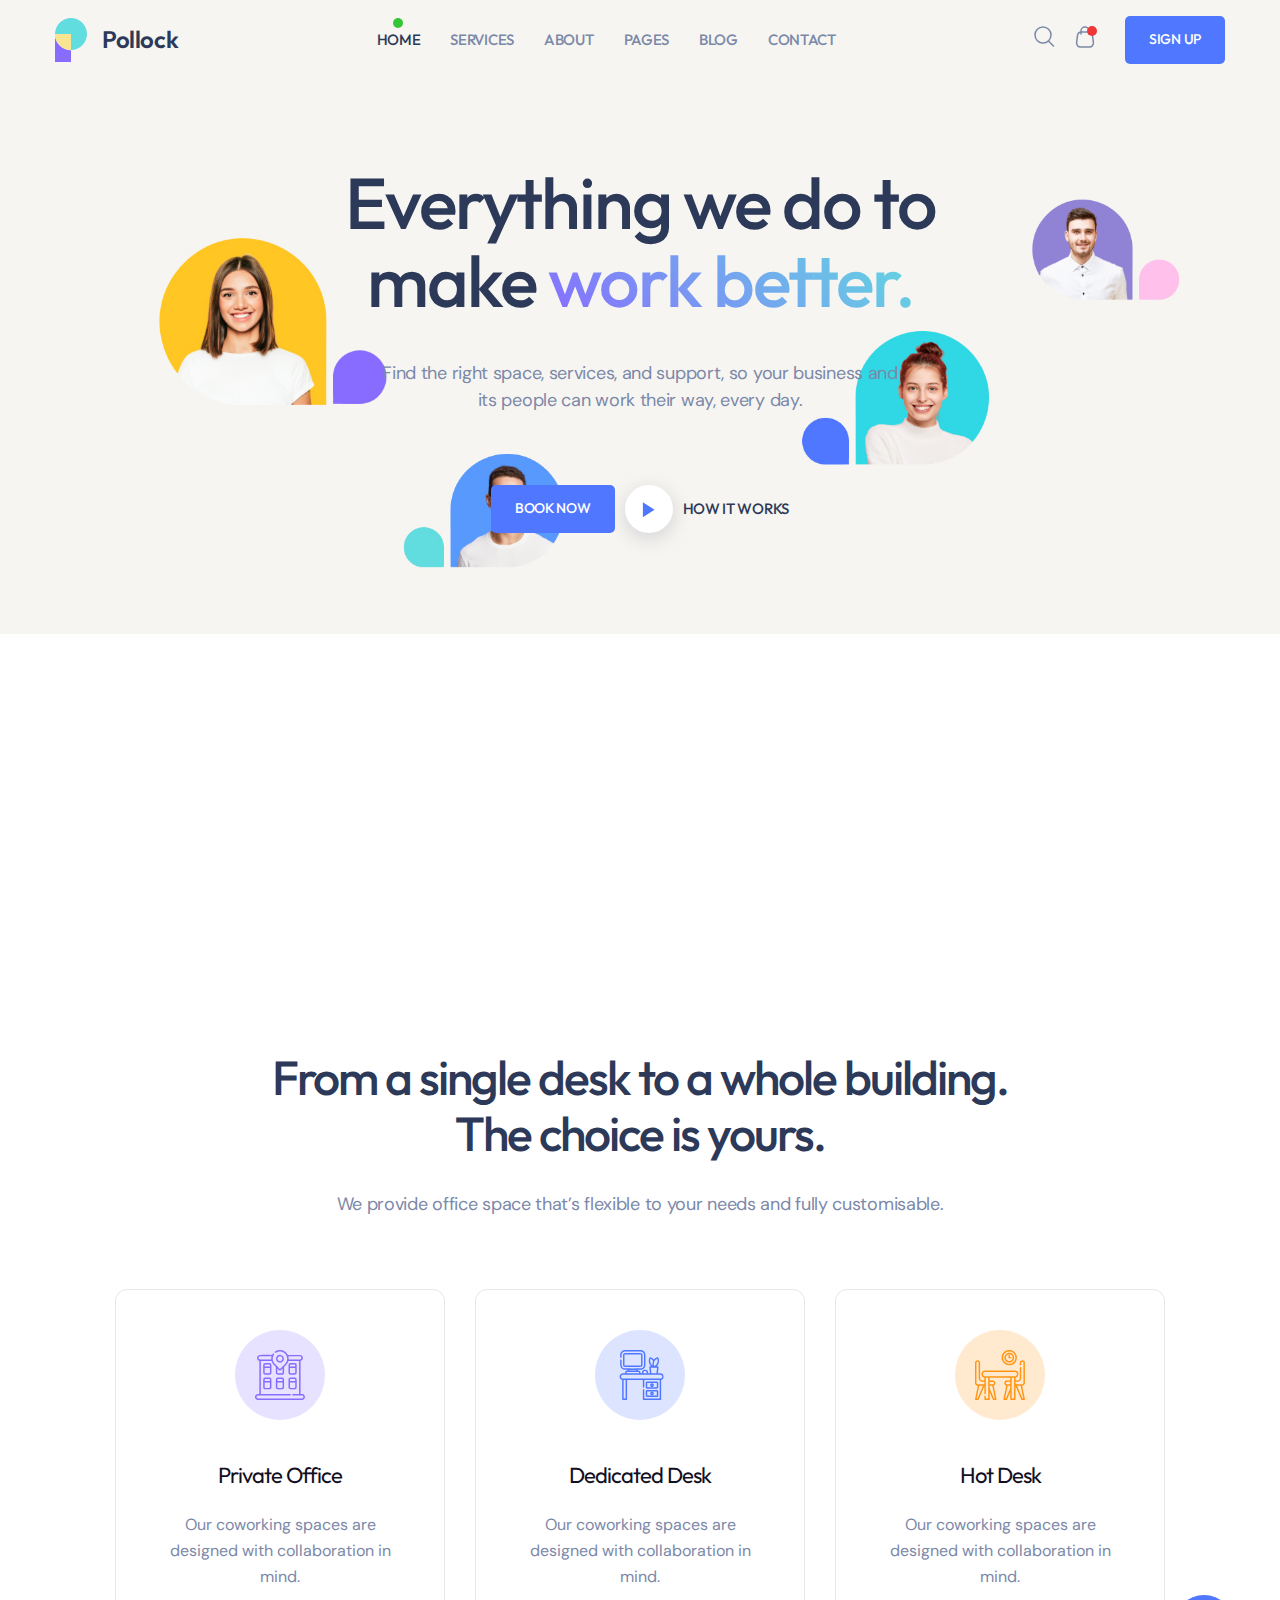
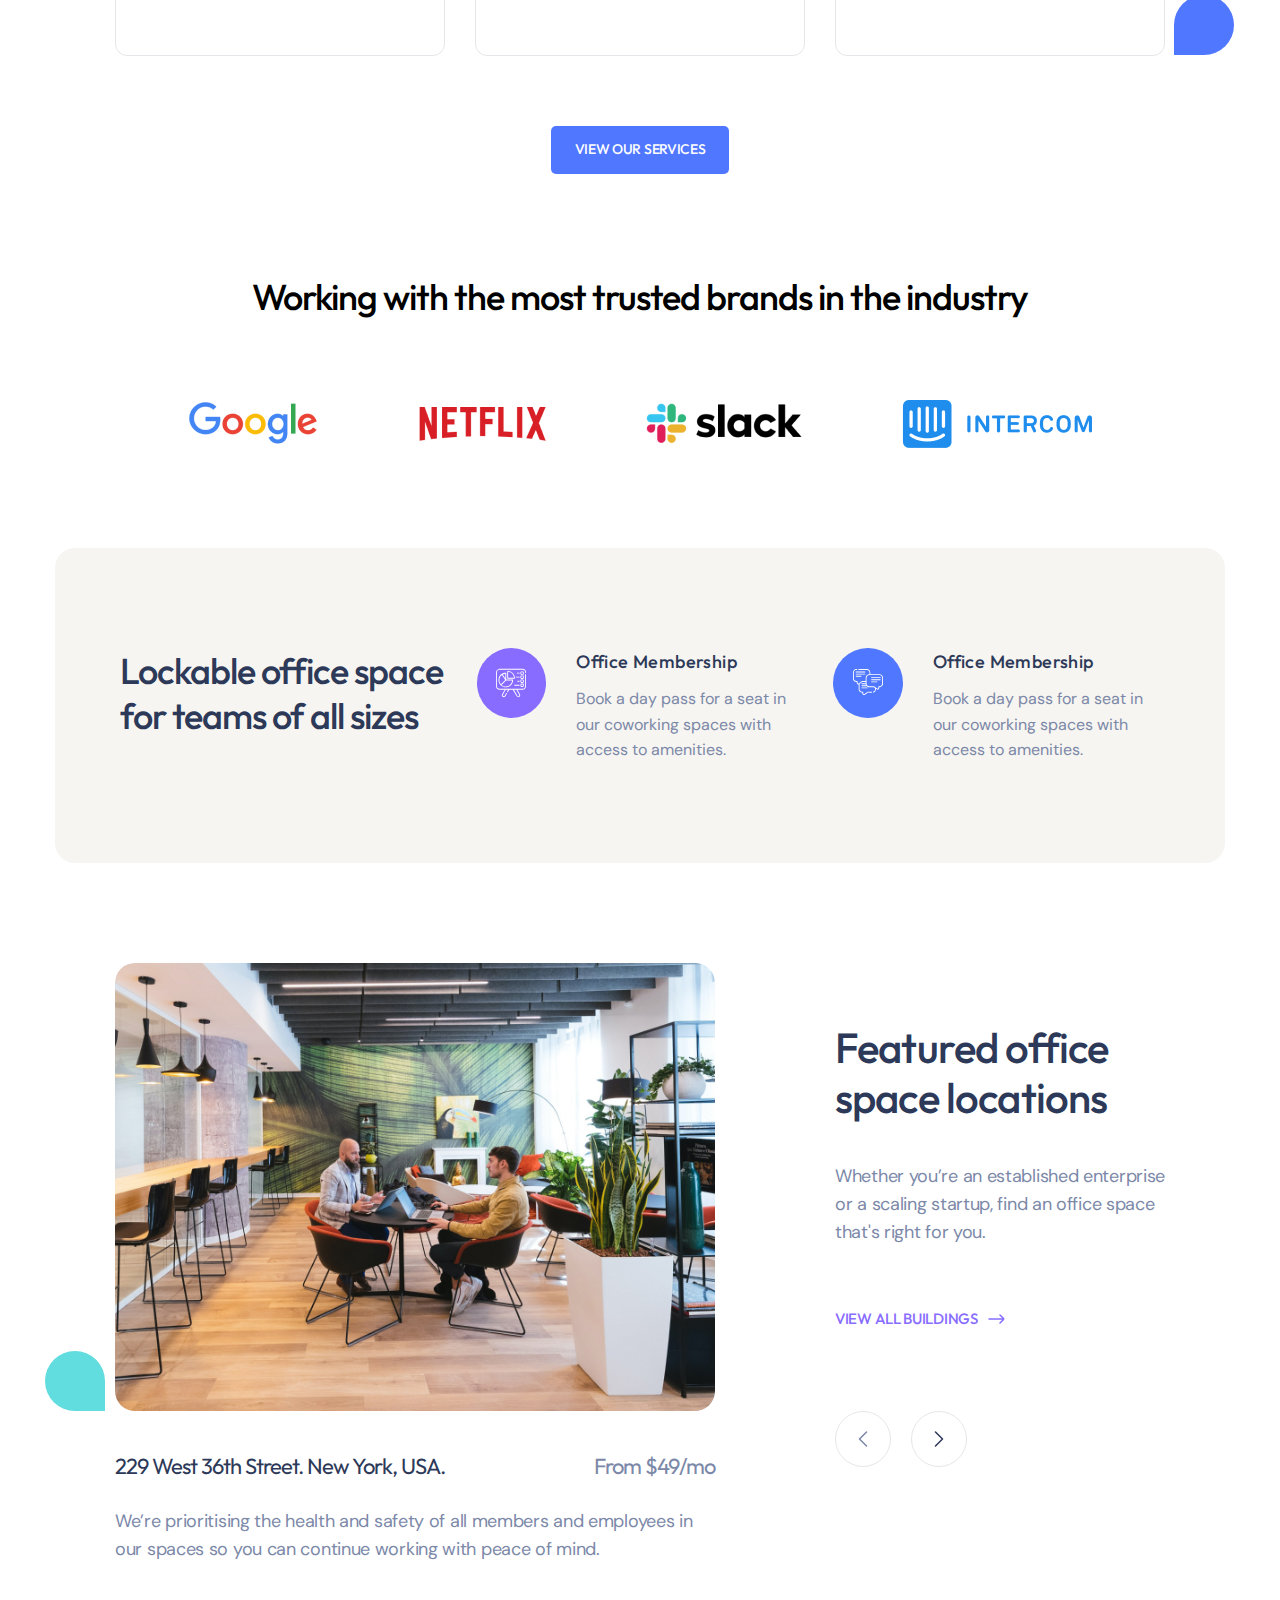
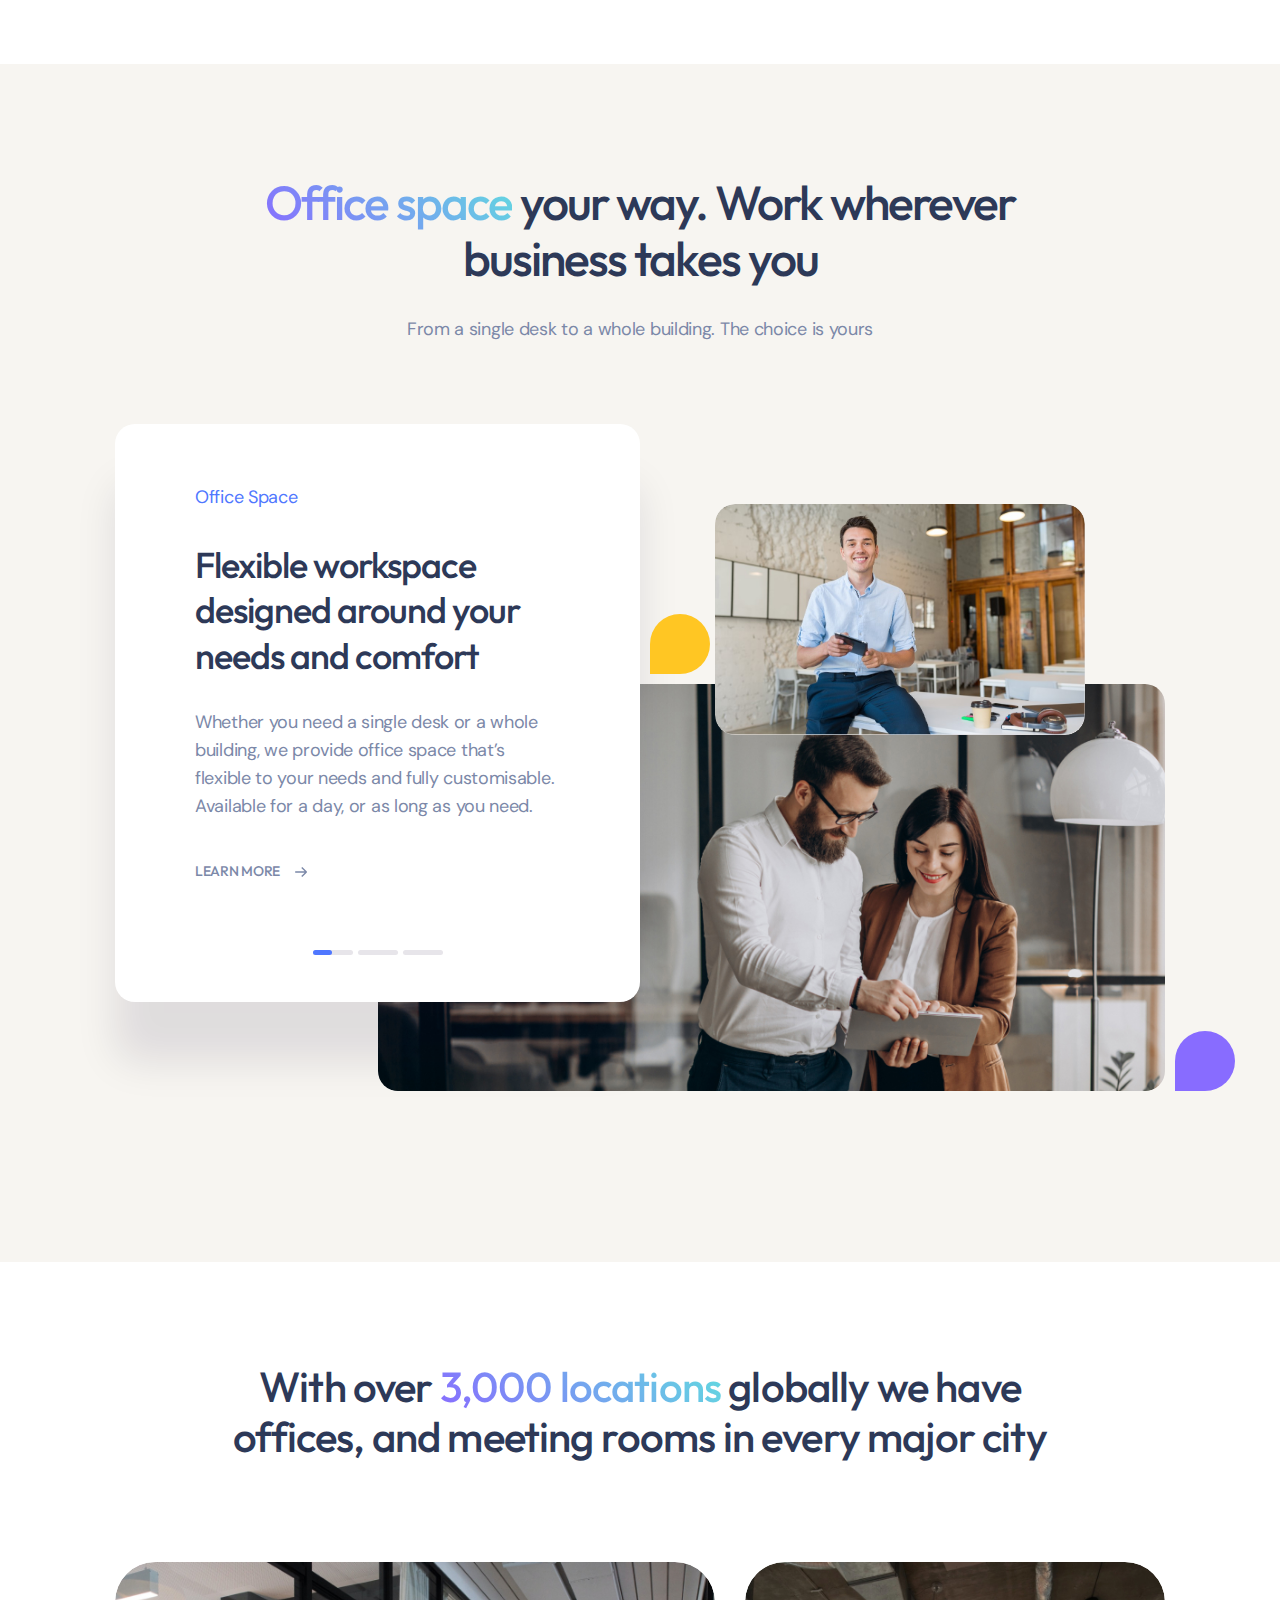
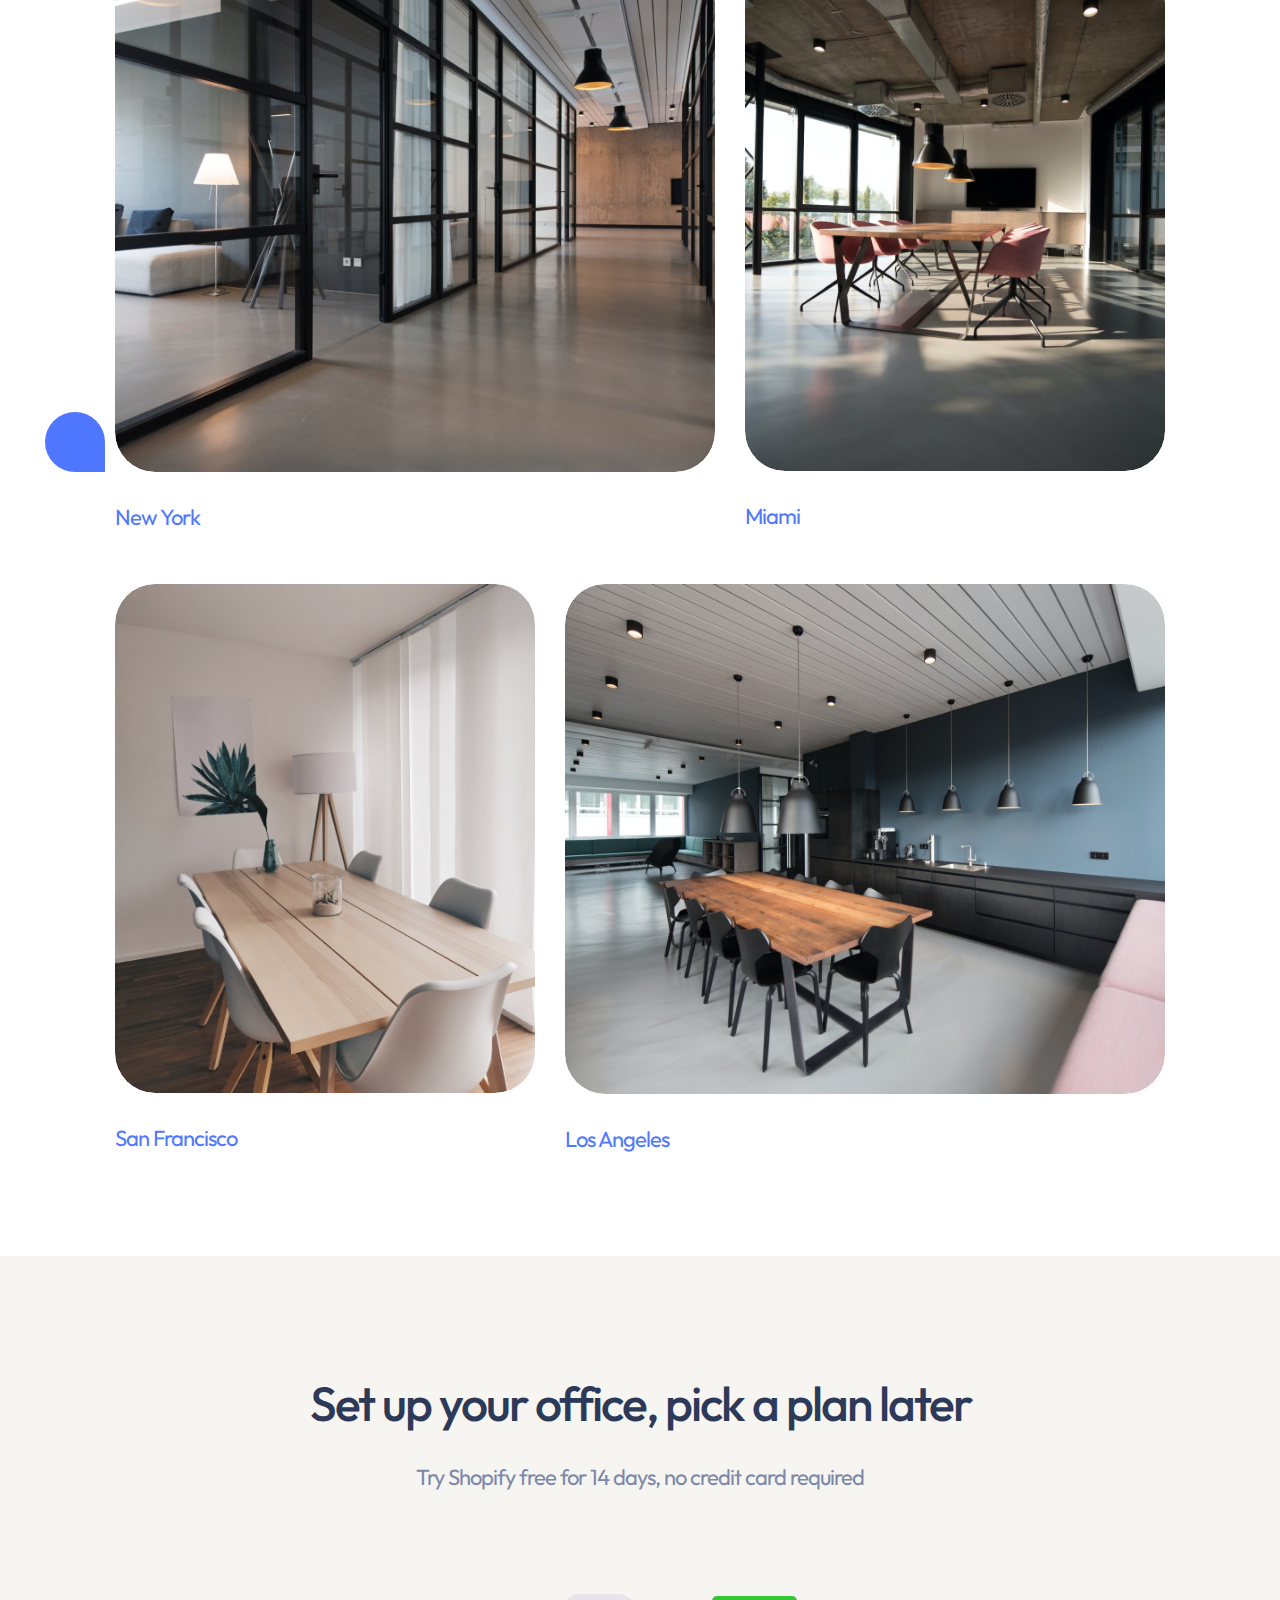
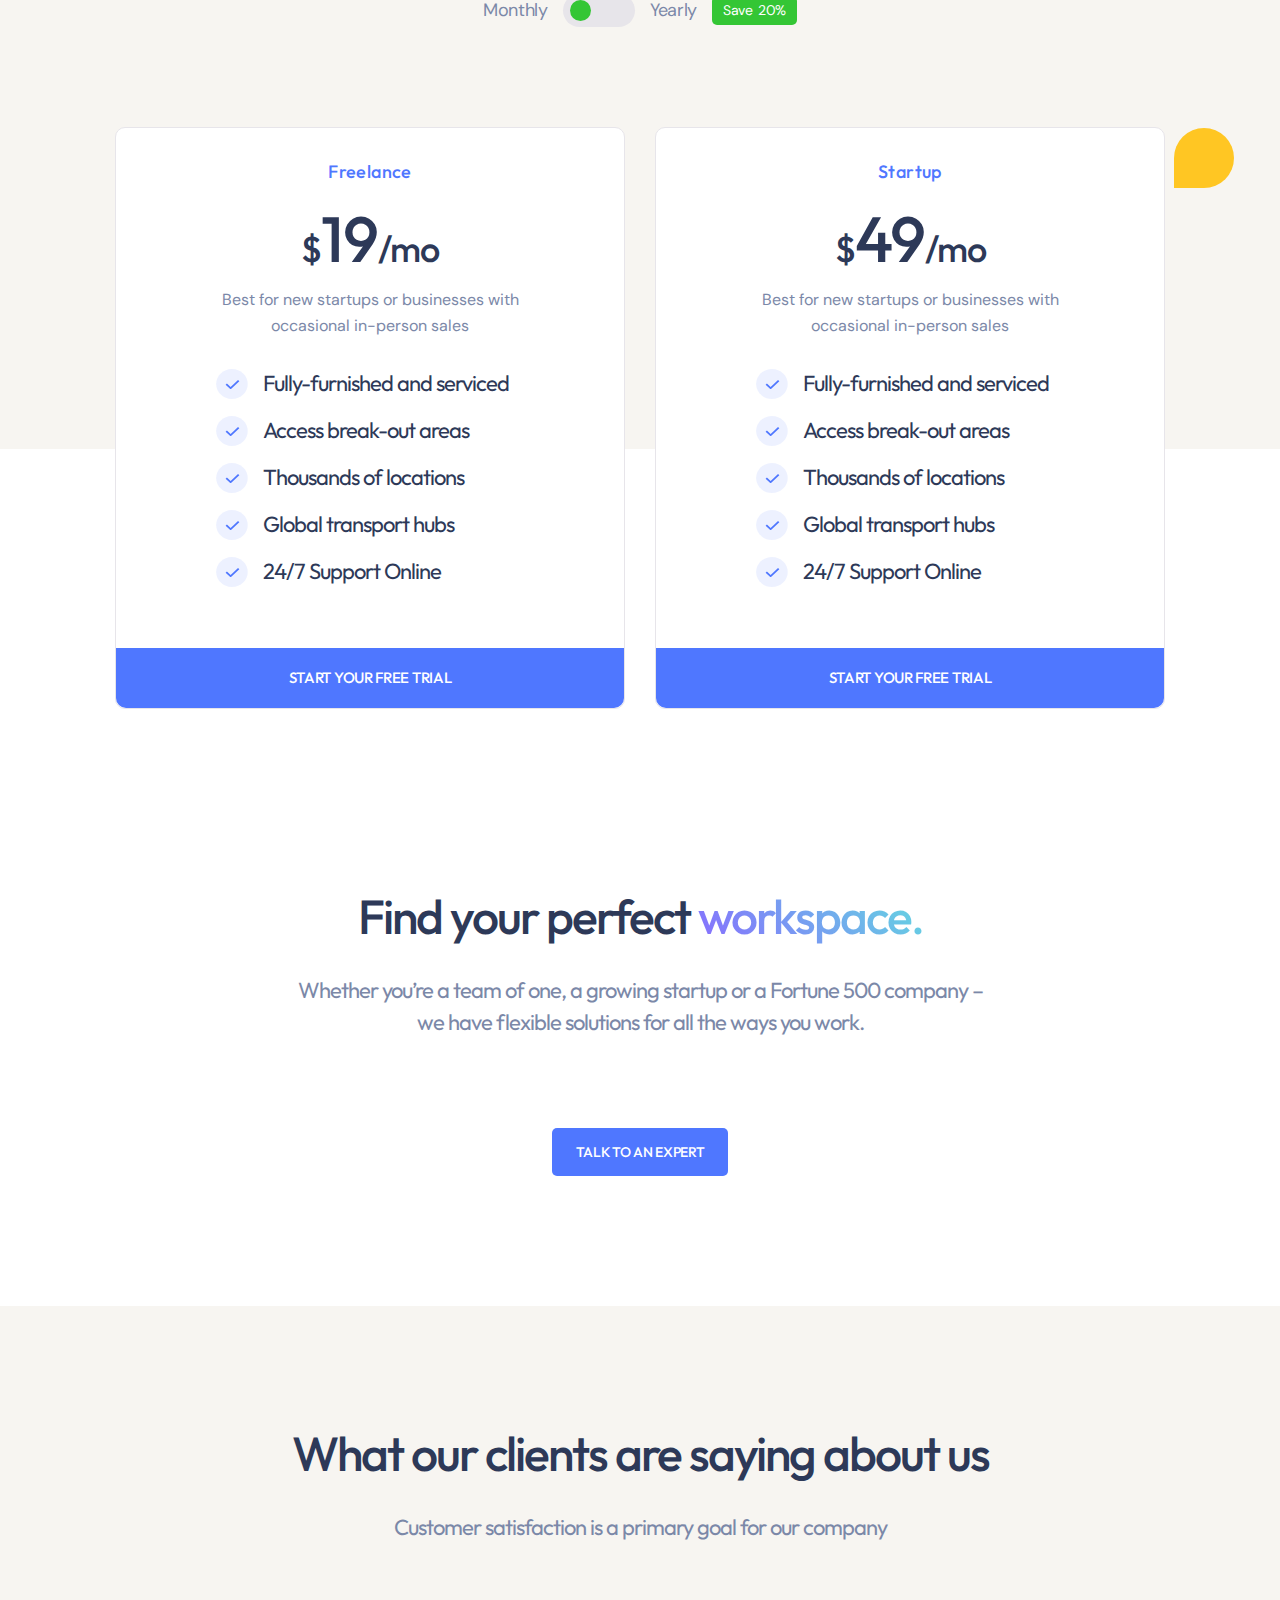
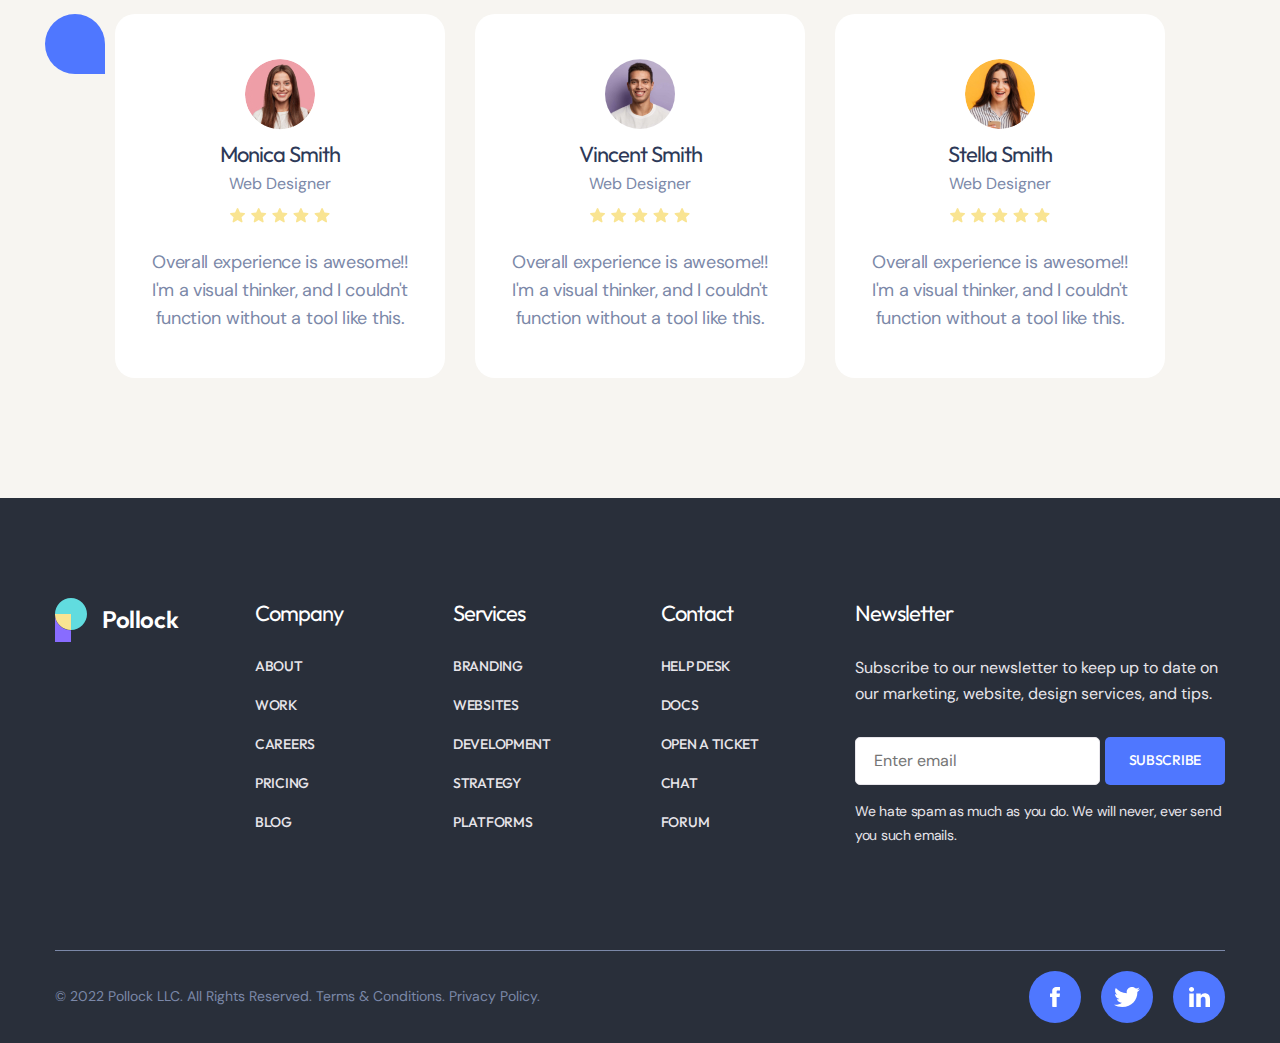
<file: index.html>
<!DOCTYPE html>
<html lang="en">
  <head>
    <meta charset="UTF-8" />
    <meta name="viewport" content="width=device-width, initial-scale=1.0" />
    <title>home</title>
    <link rel="stylesheet" href="./src/scss/style.css" />
  </head>
  <body>
    <header>
      <div class="header header--style2">
        <div class="container">
          <div class="header__top">
            <a href="#" class="logo">
              <svg
                xmlns="http://www.w3.org/2000/svg"
                width="32"
                height="44"
                viewBox="0 0 32 44"
                fill="none"
              >
                <g clip-path="url(#clip0_312_1142)">
                  <path
                    d="M32 16C32 11.7565 30.3143 7.68687 27.3137 4.68629C24.3131 1.68571 20.2435 0 16 0C11.7565 0 7.68687 1.68571 4.68629 4.68629C1.68571 7.68687 0 11.7565 0 16C0 16.2133 3.91006e-07 16.4267 0.0170671 16.64V16H16.0171V32C20.2576 31.9955 24.3229 30.3078 27.3197 27.3077C30.3166 24.3076 32 20.2405 32 16Z"
                    fill="#61DCDF"
                  />
                  <path
                    d="M0 17V44H16V32.3071H15.9872C11.8545 32.3071 7.88218 30.7135 4.90207 27.8602C1.92197 25.0069 0.165306 21.1151 0 17Z"
                    fill="#886CFF"
                  />
                  <path
                    d="M0 16V16.64C0.165262 20.7693 1.92146 24.6746 4.90077 27.5378C7.88007 30.401 11.8514 32 15.9829 32H16V16H0Z"
                    fill="#F9E492"
                  />
                </g>
                <defs>
                  <clipPath id="clip0_312_1142">
                    <rect width="32" height="44" />
                  </clipPath>
                </defs>
              </svg>
              <h2 class="logo__text">Pollock</h2>
            </a>
            <ul class="header__menu">
              <li class="header__nav active">
                <a href="index.html">Home</a>
              </li>
              <li class="header__nav">
                <a href="service.html">Services</a>
              </li>
              <li class="header__nav">
                <a href="about.html">About</a>
              </li>
              <li class="header__nav">
                <a href="page.html">Pages</a>
              </li>
              <li class="header__nav">
                <a href="blog.html">Blog</a>
              </li>
              <li class="header__nav">
                <a href="contact.html">Contact</a>
              </li>
            </ul>
            <div class="header__right">
              <div class="header__feature">
                <div class="header__search">
                  <svg
                    width="21"
                    height="21"
                    viewBox="0 0 21 21"
                    fill="none"
                    xmlns="http://www.w3.org/2000/svg"
                  >
                    <g id="Search">
                      <circle
                        id="Ellipse"
                        cx="9"
                        cy="9"
                        r="8"
                        stroke="#7B88A8"
                        stroke-width="1.5"
                        stroke-linecap="round"
                        stroke-linejoin="round"
                      />
                      <path
                        id="Line"
                        d="M14.5 14.958L19.5 19.958"
                        stroke="#7B88A8"
                        stroke-width="1.5"
                        stroke-linecap="round"
                        stroke-linejoin="round"
                      />
                    </g>
                  </svg>
                </div>
                <div class="header__cart active">
                  <svg
                    width="20"
                    height="22"
                    viewBox="0 0 20 22"
                    fill="none"
                    xmlns="http://www.w3.org/2000/svg"
                  >
                    <g id="Bag 2">
                      <path
                        id="Rectangle 2"
                        d="M2.53715 9.47134C2.80212 7.48412 4.49726 6 6.50207 6H13.4979C15.5027 6 17.1979 7.48412 17.4628 9.47135L18.3962 16.4713C18.7159 18.8693 16.8504 21 14.4313 21H5.56873C3.14958 21 1.2841 18.8693 1.60382 16.4713L2.53715 9.47134Z"
                        stroke="#7B88A8"
                        stroke-width="1.5"
                      />
                      <path
                        id="Rectangle 4"
                        d="M14 8V5C14 2.79086 12.2091 1 10 1V1C7.79086 1 6 2.79086 6 5L6 8"
                        stroke="#7B88A8"
                        stroke-width="1.5"
                        stroke-linecap="round"
                      />
                    </g>
                  </svg>
                </div>
              </div>
              <div class="button button--blue">Sign Up</div>
            </div>
            <div class="header__bar">
              <div class="bar bar--1"></div>
              <div class="bar bar--2"></div>
              <div class="bar bar--3"></div>
            </div>
            <div class="header__overlay">
              <ul>
                <li>
                  <a href="index.html">Home</a>
                </li>
                <li>
                  <a href="service.html">Services</a>
                </li>
                <li>
                  <a href="about.html">About</a>
                </li>
                <li>
                  <a href="page.html">Pages</a>
                </li>
                <li>
                  <a href="blog.html">Blog</a>
                </li>
                <li>
                  <a href="contact.html">Contact</a>
                </li>
              </ul>
              <div class="overlay__button">
                <div class="header__search">
                  <svg
                    width="21"
                    height="21"
                    viewBox="0 0 21 21"
                    fill="none"
                    xmlns="http://www.w3.org/2000/svg"
                  >
                    <g id="Search">
                      <circle
                        id="Ellipse"
                        cx="9"
                        cy="9"
                        r="8"
                        stroke="#7B88A8"
                        stroke-width="1.5"
                        stroke-linecap="round"
                        stroke-linejoin="round"
                      />
                      <path
                        id="Line"
                        d="M14.5 14.958L19.5 19.958"
                        stroke="#7B88A8"
                        stroke-width="1.5"
                        stroke-linecap="round"
                        stroke-linejoin="round"
                      />
                    </g>
                  </svg>
                </div>
                <div class="header__cart active">
                  <svg
                    width="20"
                    height="22"
                    viewBox="0 0 20 22"
                    fill="none"
                    xmlns="http://www.w3.org/2000/svg"
                  >
                    <g id="Bag 2">
                      <path
                        id="Rectangle 2"
                        d="M2.53715 9.47134C2.80212 7.48412 4.49726 6 6.50207 6H13.4979C15.5027 6 17.1979 7.48412 17.4628 9.47135L18.3962 16.4713C18.7159 18.8693 16.8504 21 14.4313 21H5.56873C3.14958 21 1.2841 18.8693 1.60382 16.4713L2.53715 9.47134Z"
                        stroke="#7B88A8"
                        stroke-width="1.5"
                      />
                      <path
                        id="Rectangle 4"
                        d="M14 8V5C14 2.79086 12.2091 1 10 1V1C7.79086 1 6 2.79086 6 5L6 8"
                        stroke="#7B88A8"
                        stroke-width="1.5"
                        stroke-linecap="round"
                      />
                    </g>
                  </svg>
                </div>
                <button class="button button--blue">Sign up</button>
              </div>
            </div>
          </div>
          <div class="header__content-box">
            <div class="header__content-title">
              Everything we do to make <span>work better.</span>
            </div>
            <div class="header__content-note">
              Find the right space, services, and support, so your business and
              its people can work their way, every day.
            </div>
            <div class="header__button">
              <a href="#" class="button button--blue">Book Now</a>
              <a href="#" class="header__guide">
                <div class="header__guide-button">
                  <svg
                    xmlns="http://www.w3.org/2000/svg"
                    width="21"
                    height="21"
                    viewBox="0 0 21 21"
                    fill="none"
                  >
                    <path
                      d="M4.85352 3.13011L16.5202 10.6301L4.85352 18.1301V3.13011Z"
                      fill="#4F77FF"
                    />
                  </svg>
                </div>
                <div class="header__guide-text">How It Works</div>
              </a>
            </div>
          </div>
        </div>
      </div>
    </header>
    <div class="main">
      <section class="page-section">
        <div class="container">
          <div class="building">
            <div class="building__text">
              <h2 class="building__title">
                From a single desk to a whole building. The choice is yours.
              </h2>
              <div class="building__note">
                We provide office space that’s flexible to your needs and fully
                customisable.
              </div>
            </div>
            <div class="row">
              <div
                class="col"
                style="--col-xl: 4; --col-lg: 4; --col-md: 12; --col-sm: 12"
              >
                <div class="building__item">
                  <div class="building__icon building__icon--purple">
                    <svg
                      xmlns="http://www.w3.org/2000/svg"
                      width="50"
                      height="50"
                      viewBox="0 0 50 50"
                      fill="none"
                    >
                      <g clip-path="url(#clip0_392_1662)">
                        <path
                          d="M47.3759 50H2.54129C2.50513 49.9696 2.46479 49.9446 2.4215 49.9258C0.788684 49.4792 -0.172254 48.1484 0.0256628 46.6211C0.227486 45.0521 1.49962 43.9844 3.18582 43.9701C3.55691 43.9701 3.9267 43.9701 4.32905 43.9701C4.34077 43.7812 4.35769 43.6393 4.35769 43.4961C4.35769 32.7409 4.3603 21.9857 4.36551 11.2305C4.36551 10.9245 4.27957 10.7799 3.9853 10.6628C3.36521 10.4257 2.84314 9.98654 2.5034 9.41621C2.16366 8.84588 2.02609 8.17768 2.1129 7.51953C2.33426 5.95703 3.53738 4.88672 5.12071 4.88281C8.75874 4.8737 12.3955 4.85547 16.0335 4.89844C16.8069 4.90755 17.3616 4.79948 17.665 4.01302C17.7444 3.80469 18.0126 3.5612 18.2171 3.53776C18.3548 3.53095 18.4925 3.55213 18.6219 3.60002C18.7513 3.64792 18.8696 3.72152 18.9697 3.81641C19.2613 4.12109 19.0803 4.47396 18.8837 4.79688C16.997 7.88932 17.4137 11.418 19.971 13.9935C21.517 15.5508 23.0669 17.1042 24.6207 18.6536C24.7301 18.763 24.846 18.8672 24.9723 18.987C26.6884 17.2643 28.372 15.5938 30.0361 13.901C31.8277 12.0781 32.4931 9.88932 32.0699 7.375C31.454 3.72135 27.8251 1.05208 24.1702 1.52344C23.0231 1.66155 21.9227 2.05969 20.9527 2.6875C20.5074 2.97526 20.0738 2.90365 19.8369 2.54167C19.5999 2.17969 19.7066 1.7513 20.1572 1.47005C20.5725 1.21615 20.984 0.932292 21.4371 0.78125C22.3369 0.479167 23.26 0.260417 24.1793 0H25.7418C25.8317 0.0340634 25.924 0.0614808 26.0178 0.0820312C28.9345 0.480469 31.1155 1.97396 32.5699 4.52865C32.734 4.81641 32.9163 4.88672 33.221 4.88542C37.0856 4.87674 40.9506 4.87674 44.816 4.88542C45.5051 4.87827 46.1754 5.1099 46.713 5.54095C47.2506 5.972 47.6224 6.57588 47.7652 7.25C48.0569 8.71224 47.3421 10.1016 45.958 10.6484C45.6025 10.7891 45.5556 10.9805 45.5569 11.2995C45.5569 22.0069 45.5569 32.714 45.5569 43.4206C45.5569 43.5924 45.5725 43.7643 45.5817 43.9714C46.0387 43.9714 46.4436 43.9635 46.8473 43.9714C47.9645 43.9987 48.8629 44.4492 49.4514 45.4167C49.6507 45.7435 49.7587 46.1263 49.9085 46.4844V47.5586C49.6949 47.9844 49.5178 48.4375 49.2574 48.8307C48.816 49.4935 48.1025 49.7695 47.3759 50ZM5.84728 43.9701H34.5843C34.7946 43.9598 35.0054 43.9721 35.2132 44.0065C35.38 44.0421 35.5287 44.136 35.6324 44.2714C35.7361 44.4068 35.7881 44.5748 35.779 44.7452C35.7699 44.9155 35.7003 45.077 35.5827 45.2006C35.4652 45.3242 35.3073 45.4017 35.1376 45.4193C34.9436 45.4347 34.7488 45.439 34.5543 45.4323L3.41759 45.4427C3.20663 45.4363 2.99549 45.4464 2.78608 45.4727C2.41255 45.5246 2.07147 45.713 1.82863 46.0015C1.58578 46.29 1.45837 46.6582 1.47098 47.0352C1.48793 47.4207 1.64696 47.7863 1.91742 48.0616C2.18788 48.3368 2.55064 48.5023 2.93582 48.526C3.08035 48.5365 3.22749 48.526 3.37332 48.526H46.5452C46.7076 48.5315 46.8701 48.5284 47.0322 48.5169C47.376 48.4872 47.7003 48.3445 47.9544 48.111C48.2086 47.8776 48.3783 47.5666 48.4371 47.2266C48.495 46.8848 48.433 46.5336 48.2617 46.2322C48.0904 45.9309 47.8203 45.698 47.497 45.5729C47.2057 45.4773 46.8999 45.4333 46.5934 45.4427C43.859 45.4336 41.135 45.4427 38.4072 45.4362C38.2444 45.4362 38.0817 45.4362 37.9202 45.4258C37.747 45.4198 37.5827 45.3473 37.4615 45.2234C37.3403 45.0995 37.2714 44.9337 37.2692 44.7604C37.247 44.5961 37.2875 44.4295 37.3825 44.2937C37.4776 44.1579 37.6202 44.0628 37.7822 44.0273C37.9558 43.9866 38.1339 43.9687 38.3121 43.974C40.0482 43.974 41.7843 43.974 43.5205 43.974H44.0608V10.9453C44.0061 10.925 43.9493 10.9106 43.8915 10.9023C40.497 10.9023 37.1025 10.9023 33.708 10.888C33.3902 10.888 33.3382 11.0677 33.2718 11.293C32.8748 12.6233 32.1566 13.8356 31.1806 14.8229C30.579 15.4401 29.9501 16.0312 29.3681 16.6654C29.1922 16.8609 29.0872 17.1099 29.0699 17.3724C29.0452 19.1289 29.0608 20.888 29.0543 22.6445C29.0543 23.9375 28.2145 24.7826 26.9189 24.7943C25.6233 24.806 24.3147 24.8047 23.0218 24.7943C21.6962 24.7839 20.8655 23.9453 20.8616 22.6211C20.8616 20.8633 20.8707 19.1055 20.8486 17.3477C20.8323 17.1004 20.7338 16.8657 20.5686 16.681C20.0178 16.0833 19.4293 15.5208 18.8551 14.9453C17.8366 13.9541 17.0862 12.7208 16.6741 11.3607C16.5686 11.0039 16.4137 10.8841 16.04 10.8854C12.8069 10.9023 9.57514 10.8945 6.34337 10.8958C6.18582 10.8958 6.02827 10.9141 5.84728 10.9258V43.9701ZM33.7236 9.40625C33.8225 9.41276 33.9501 9.42839 34.0764 9.42839C37.5816 9.42839 41.0864 9.42839 44.5908 9.42839C44.7692 9.43042 44.9475 9.41604 45.1233 9.38542C45.398 9.34248 45.6545 9.22144 45.8623 9.03675C46.0701 8.85205 46.2203 8.61149 46.2952 8.34375C46.622 7.31641 45.8733 6.35026 44.7431 6.34766C41.0426 6.34071 37.3429 6.34071 33.6442 6.34766C33.5726 6.3514 33.5013 6.35922 33.4306 6.37109C33.5257 7.3776 33.6194 8.36068 33.7236 9.40625ZM16.4905 6.34375H12.9345C10.3225 6.34375 7.71056 6.34375 5.09858 6.34375C4.73596 6.33556 4.38224 6.45658 4.10063 6.68519C3.81902 6.91379 3.62788 7.23508 3.56135 7.59165C3.49483 7.94821 3.55726 8.31681 3.73749 8.63158C3.91773 8.94635 4.20401 9.18678 4.54519 9.3099C4.84094 9.39663 5.14861 9.43575 5.45665 9.42578C8.88026 9.43272 12.3039 9.43272 15.7275 9.42578H16.1936C16.2952 8.36588 16.3915 7.37109 16.4905 6.34375ZM27.5895 18.5586L27.4736 18.5052C26.9866 19.0052 26.5048 19.5091 26.0139 20.0052C24.9866 21.0391 24.9345 21.0378 23.8941 19.9948L22.3316 18.4232C22.3316 19.957 22.3316 21.3529 22.3316 22.7474C22.3316 23.1237 22.5686 23.3216 22.9215 23.3255C24.2843 23.3368 25.6476 23.3368 27.0113 23.3255C27.3408 23.3255 27.5856 23.138 27.5882 22.7891C27.6038 21.3776 27.5895 19.9688 27.5895 18.5586Z"
                          fill="#886CFF"
                        />
                        <path
                          d="M21.0557 8.70182C21.0629 7.93083 21.2981 7.17922 21.7317 6.54165C22.1653 5.90409 22.7778 5.40909 23.4922 5.11902C24.2066 4.82895 24.9908 4.75677 25.7461 4.91159C26.5015 5.0664 27.1941 5.44128 27.7367 5.98901C28.2794 6.53673 28.6478 7.23279 28.7956 7.98952C28.9434 8.74625 28.864 9.52979 28.5673 10.2414C28.2706 10.9531 27.7699 11.561 27.1283 11.9887C26.4868 12.4163 25.733 12.6445 24.962 12.6445C24.4465 12.6425 23.9365 12.5388 23.4611 12.3395C22.9857 12.1402 22.5543 11.8491 22.1915 11.483C21.8287 11.1168 21.5417 10.6827 21.3468 10.2055C21.1519 9.72824 21.053 9.21729 21.0557 8.70182ZM27.3995 8.72787C27.3974 8.24528 27.2524 7.77414 26.9827 7.37394C26.713 6.97374 26.3308 6.66245 25.8842 6.47937C25.4377 6.2963 24.947 6.24967 24.474 6.34536C24.001 6.44105 23.5669 6.67478 23.2267 7.01702C22.8865 7.35925 22.6553 7.79465 22.5624 8.26821C22.4694 8.74176 22.519 9.23223 22.7046 9.67767C22.8903 10.1231 23.2039 10.5035 23.6056 10.7708C24.0074 11.0382 24.4794 11.1805 24.962 11.1797C25.61 11.1745 26.2298 10.9136 26.6863 10.4536C27.1428 9.99369 27.3991 9.37201 27.3995 8.72396V8.72787Z"
                          fill="#886CFF"
                        />
                        <path
                          d="M29.0576 33.444C29.0576 34.6953 29.0576 35.9479 29.0576 37.1992C29.0498 38.4883 28.2113 39.332 26.9196 39.3411C25.6054 39.3507 24.2911 39.3507 22.9769 39.3411C21.7139 39.3294 20.8675 38.4831 20.8649 37.2252C20.8588 34.6732 20.8588 32.1211 20.8649 29.569C20.8649 28.3971 21.6462 27.5325 22.8063 27.4857C24.2386 27.4375 25.6618 27.4401 27.0889 27.4857C28.2777 27.5208 29.0498 28.3841 29.0563 29.5872C29.0628 30.8763 29.0576 32.1614 29.0576 33.444ZM22.3284 32.5989C22.3284 34.2109 22.3167 35.7825 22.3363 37.3542C22.3363 37.7578 22.6592 37.875 23.0238 37.875C24.305 37.875 25.585 37.875 26.8649 37.875C27.4066 37.875 27.5902 37.6823 27.5941 37.138C27.5941 36.2773 27.5941 35.4167 27.5941 34.556V32.6029L22.3284 32.5989ZM27.5941 31.0846C27.5941 30.5364 27.5941 30.0495 27.5941 29.5638C27.5941 29.164 27.3714 28.9492 26.9925 28.9466C25.6292 28.9349 24.2659 28.9258 22.904 28.9635C22.7113 28.9635 22.3831 29.2239 22.3623 29.3945C22.2933 29.9466 22.3363 30.5117 22.3363 31.0872L27.5941 31.0846Z"
                          fill="#886CFF"
                        />
                        <path
                          d="M16.4141 18.8802C16.4141 20.1159 16.4141 21.3542 16.4141 22.586C16.4062 23.9831 15.5911 24.7995 14.2005 24.7995C12.9366 24.7995 11.6714 24.7995 10.4049 24.7995C9.0612 24.7995 8.21615 23.9557 8.21224 22.6068C8.2053 20.1198 8.2053 17.6328 8.21224 15.1459C8.21224 13.7891 9.03255 12.9518 10.3867 12.9323C11.668 12.9167 12.9497 12.9167 14.2318 12.9323C15.6016 12.9466 16.4036 13.7591 16.4128 15.1263C16.4206 16.3724 16.4141 17.6237 16.4141 18.8802ZM9.67839 18.0599C9.67839 19.6654 9.66406 21.2227 9.6875 22.78C9.6875 23.1992 10.0156 23.3321 10.4062 23.3294C11.6732 23.3294 12.9388 23.3294 14.2044 23.3294C14.7747 23.3294 14.9453 23.1498 14.9505 22.5612C14.9505 21.7487 14.9505 20.9349 14.9505 20.1224V18.0599H9.67839ZM14.9362 16.5365C14.9362 15.9623 14.9753 15.4102 14.9141 14.8698C14.8945 14.6966 14.6146 14.4232 14.4479 14.4193C13.0208 14.3854 11.5933 14.3854 10.1654 14.4193C10.0013 14.4193 9.72526 14.7071 9.70573 14.8841C9.64453 15.4219 9.68359 15.9714 9.68359 16.5313L14.9362 16.5365Z"
                          fill="#886CFF"
                        />
                        <path
                          d="M33.5037 18.8424C33.5037 17.6081 33.5037 16.3685 33.5037 15.1367C33.5115 13.7396 34.3136 12.9362 35.7172 12.9232C36.9664 12.9127 38.2155 12.9127 39.4646 12.9232C40.8826 12.9336 41.7029 13.7565 41.7055 15.1679C41.7107 17.6376 41.7107 20.1081 41.7055 22.5794C41.7055 23.9544 40.8579 24.7864 39.4803 24.7929C38.2303 24.7929 36.9811 24.7929 35.7329 24.7929C34.3149 24.7929 33.5089 23.9818 33.5037 22.5508C33.4998 21.3138 33.5037 20.0781 33.5037 18.8424ZM40.2459 18.0612H34.9763C34.9763 19.6653 34.9646 21.2383 34.9855 22.8099C34.9855 23.2187 35.3149 23.3307 35.6769 23.3242C36.9594 23.3242 38.242 23.3242 39.5232 23.3242C40.0441 23.3242 40.2381 23.1198 40.2446 22.5703C40.2524 21.9518 40.2446 21.3346 40.2446 20.7161L40.2459 18.0612ZM40.2342 16.5364C40.2342 15.9739 40.2563 15.4414 40.225 14.9114C40.2055 14.5703 39.9555 14.3906 39.6235 14.3906C38.2771 14.3828 36.9295 14.3711 35.587 14.4049C35.3865 14.4049 35.0415 14.6445 35.0219 14.8034C34.9529 15.3711 34.9946 15.9518 34.9946 16.5338L40.2342 16.5364Z"
                          fill="#886CFF"
                        />
                        <path
                          d="M16.4144 33.4492C16.4144 34.6849 16.4144 35.9232 16.4144 37.1562C16.404 38.5195 15.5837 39.3359 14.2256 39.3424C12.9443 39.3476 11.6627 39.3476 10.3805 39.3424C9.06673 39.3359 8.21908 38.4909 8.21387 37.1719C8.20605 34.6693 8.20605 32.1662 8.21387 29.6627C8.21387 28.3346 9.0446 27.4935 10.3649 27.4791C11.667 27.4644 12.9652 27.4644 14.2594 27.4791C15.5954 27.4935 16.404 28.3086 16.4144 29.6484C16.4222 30.914 16.4144 32.1823 16.4144 33.4492ZM9.72819 32.6068C9.70483 32.6591 9.6882 32.7143 9.67871 32.7708C9.67871 34.2513 9.66569 35.7318 9.67871 37.2122C9.67871 37.6927 9.90527 37.875 10.4404 37.8763C11.6904 37.8815 12.9404 37.8815 14.1904 37.8763C14.7699 37.8763 14.9495 37.6992 14.9521 37.1211C14.9521 35.7396 14.9521 34.3554 14.9521 32.9726C14.9455 32.85 14.9316 32.7278 14.9105 32.6068H9.72819ZM14.9469 31.0846C14.9469 30.5234 14.9469 30.0221 14.9469 29.5221C14.9469 29.1432 14.7113 28.9505 14.3571 28.9479C12.9951 28.9375 11.6318 28.9245 10.2712 28.9661C10.0719 28.9661 9.73991 29.25 9.71256 29.4375C9.63574 29.97 9.68522 30.5221 9.68522 31.0859L14.9469 31.0846Z"
                          fill="#886CFF"
                        />
                        <path
                          d="M33.5039 33.4154C33.5039 32.1641 33.4974 30.9115 33.5039 29.6602C33.513 28.2943 34.3229 27.4857 35.6927 27.4766C36.9739 27.4661 38.2556 27.4661 39.5377 27.4766C40.8606 27.4896 41.6992 28.3268 41.7031 29.6471C41.7118 32.1497 41.7118 34.6528 41.7031 37.1562C41.7031 38.5 40.8515 39.3372 39.5026 39.3424C38.2369 39.3477 36.9713 39.3477 35.7057 39.3424C34.3203 39.3424 33.5104 38.5221 33.5026 37.1211C33.4987 35.8854 33.5039 34.651 33.5039 33.4154ZM40.2461 32.6081H34.9765C34.9765 34.2135 34.9648 35.7878 34.9843 37.3607C34.9843 37.7708 35.3151 37.8815 35.6757 37.8815C36.9596 37.8815 38.2421 37.8815 39.5247 37.8815C40.0338 37.8815 40.2343 37.6771 40.2435 37.1719C40.2539 36.5378 40.2435 35.9036 40.2435 35.2695L40.2461 32.6081ZM34.9778 31.0612H40.2448C40.2448 30.5273 40.2539 30.0404 40.2448 29.5534C40.2356 29.1927 40.0377 28.9544 39.6757 28.9505C38.2981 28.9358 36.9201 28.9358 35.5416 28.9505C35.2369 28.9505 34.9974 29.1146 34.9869 29.4492C34.9635 29.9805 34.9778 30.5143 34.9778 31.0612Z"
                          fill="#886CFF"
                        />
                      </g>
                      <defs>
                        <clipPath id="clip0_392_1662">
                          <rect width="49.9102" height="50" fill="white" />
                        </clipPath>
                      </defs>
                    </svg>
                  </div>
                  <h3 class="building__item-title">Private Office</h3>
                  <div class="building__item-note">
                    Our coworking spaces are designed with collaboration in
                    mind.
                  </div>
                </div>
              </div>
              <div
                class="col"
                style="--col-xl: 4; --col-lg: 4; --col-md: 12; --col-sm: 12"
              >
                <div class="building__item">
                  <div class="building__icon building__icon--blue">
                    <svg
                      xmlns="http://www.w3.org/2000/svg"
                      width="47"
                      height="50"
                      viewBox="0 0 47 50"
                      fill="none"
                    >
                      <g clip-path="url(#clip0_392_1644)">
                        <path
                          d="M43.6643 50H26.2948C25.9423 49.7396 25.8474 49.3763 25.8487 48.9427C25.8589 46.013 25.8487 43.0833 25.8564 40.1549C25.8492 39.9764 25.8682 39.7978 25.9128 39.625C25.9621 39.4799 26.0561 39.3548 26.1809 39.2683C26.3058 39.1817 26.4547 39.1384 26.6057 39.1447C26.7568 39.151 26.9017 39.2066 27.0192 39.3032C27.1366 39.3998 27.2203 39.5323 27.2577 39.681C27.2898 39.8736 27.3015 40.0692 27.2923 40.2643C27.2923 42.819 27.2923 45.3737 27.2923 47.9284V48.5013H42.6694V30.1003H27.2936V30.6523C27.2936 32.6211 27.2936 34.5898 27.2936 36.5586C27.3012 36.7375 27.2913 36.9168 27.2641 37.0938C27.1923 37.4635 26.9205 37.7057 26.5884 37.6445C26.3384 37.599 26.0897 37.3555 25.9179 37.138C25.8179 37.0078 25.8577 36.763 25.8577 36.569C25.8577 34.6003 25.8577 32.6311 25.8577 30.6615V30.1029H10.069V30.707C10.069 36.793 10.0715 42.8789 10.0767 48.9648C10.0767 49.4102 9.96897 49.7565 9.59589 50H5.66122C5.2766 49.7669 5.17147 49.4219 5.17275 48.974C5.18386 42.8385 5.18643 36.7031 5.18044 30.5677V30.0195C5.083 29.9792 5.03941 29.9583 4.99454 29.9427C3.32016 29.3333 2.36245 27.832 2.62784 26.2279C2.92015 24.4557 4.26504 23.3464 6.12276 23.3437H8.07664C7.88433 22.4857 8.0292 21.7552 8.61639 21.1445C9.20358 20.5339 9.96384 20.4753 10.7318 20.5143V19.8307C9.76384 19.8307 8.82408 19.849 7.88433 19.8307C5.56506 19.7773 3.53939 18.1315 3.28042 15.7943C3.06887 13.8984 3.18298 11.9635 3.17913 10.0443C3.17566 9.96111 3.18995 9.87817 3.22102 9.80115C3.2521 9.72412 3.29921 9.65485 3.35914 9.59807C3.41907 9.54128 3.49039 9.49835 3.5682 9.47221C3.64601 9.44606 3.72846 9.43733 3.80991 9.44661C4.06632 9.47656 4.33043 9.69141 4.51889 9.89323C4.62274 10.0065 4.5971 10.263 4.5971 10.4544C4.5971 11.9518 4.58813 13.4492 4.60479 14.9466C4.62659 16.8451 6.05481 18.3516 7.90997 18.3594C13.1716 18.3802 18.4332 18.3802 23.6948 18.3594C24.5639 18.3556 25.3963 18.0031 26.0106 17.3787C26.6249 16.7544 26.9713 15.9087 26.9743 15.026C27.0008 11.625 27.0008 8.22396 26.9743 4.82292C26.9693 3.93248 26.6172 3.0803 25.9952 2.45273C25.3732 1.82516 24.5318 1.47325 23.6551 1.47396C18.4088 1.4566 13.163 1.4566 7.91766 1.47396C7.0414 1.48176 6.20314 1.83849 5.58314 2.46743C4.96315 3.09638 4.61093 3.9473 4.60223 4.83724C4.58813 5.58464 4.60223 6.33333 4.60223 7.08203C4.59454 7.61849 4.32146 7.9349 3.88683 7.9388C3.45221 7.94271 3.17144 7.63542 3.16631 7.09896C3.16631 6.33333 3.15093 5.56771 3.16631 4.80339C3.20477 3.22526 3.82914 1.90625 5.10224 1.01432C5.75224 0.558594 6.55738 0.330729 7.29329 0H24.2794C24.3038 0.0208333 24.3243 0.0533854 24.3512 0.0598958C27.0795 0.738281 28.4231 2.47396 28.4231 5.33854C28.4231 8.43099 28.4295 11.5234 28.4231 14.6146C28.4321 15.1346 28.38 15.6539 28.2679 16.1615C28.0152 17.1951 27.4336 18.1151 26.6135 18.7788C25.7934 19.4425 24.7805 19.8127 23.732 19.832C22.7781 19.8542 21.823 19.832 20.8653 19.832V20.5286C21.6704 20.4661 22.4038 20.5534 22.982 21.1549C23.5602 21.7565 23.7089 22.4961 23.5281 23.3112H24.9871C24.9871 22.4141 24.9782 21.5482 25.5346 20.8099C25.7915 20.4551 26.1252 20.1649 26.51 19.9618C26.8947 19.7586 27.3203 19.6478 27.7538 19.638C28.6218 19.5938 29.4449 19.7044 30.1449 20.2982C31.0757 21.0872 31.2206 22.1615 31.1539 23.306H32.918C32.7065 21.2448 32.5013 19.2227 32.2936 17.2018C32.2283 16.5755 32.5026 16.2461 33.1231 16.2253C33.4039 16.2161 33.686 16.2253 33.968 16.2253L34.036 16.1068C33.8886 15.9916 33.7474 15.8686 33.6129 15.7383C32.6451 14.6962 32.0139 13.3788 31.8035 11.9624C31.5932 10.546 31.8138 9.09808 32.436 7.8125C32.7642 7.14062 33.0103 7.03125 33.6937 7.26693C34.9733 7.70777 36.1008 8.5138 36.9411 9.58854C37.0147 9.46984 37.0943 9.35511 37.1796 9.24479C37.9791 8.32767 39.0037 7.64208 40.1489 7.25781C40.813 7.03125 41.0566 7.13802 41.3758 7.77865C42.0135 9.07523 42.2411 10.5403 42.0274 11.9732C41.8137 13.4062 41.1693 14.7371 40.1822 15.7839C40.0681 15.9049 39.9579 16.0299 39.7848 16.2214C40.1694 16.2214 40.454 16.2109 40.7386 16.2214C41.3117 16.2448 41.5822 16.543 41.5451 17.1328C41.5156 17.5872 41.454 18.0443 41.4079 18.4922C41.2451 20.0898 41.0822 21.6875 40.9143 23.3437C41.8015 23.3437 42.6464 23.3294 43.4887 23.3437C45.1105 23.375 46.4195 24.5586 46.6938 26.224C46.9426 27.7214 46.0426 29.2786 44.6002 29.8437C44.4528 29.901 44.3054 29.9531 44.1425 30.0143V30.612C44.1425 36.7309 44.1451 42.8507 44.1502 48.9714C44.1541 49.4206 44.0477 49.7656 43.6643 50ZM24.6589 24.8086H6.66636C6.37789 24.8086 6.08943 24.7969 5.80225 24.8086C5.50127 24.823 5.20827 24.9115 4.94849 25.0665C4.68871 25.2216 4.46996 25.4384 4.3111 25.6985C4.15224 25.9585 4.05803 26.2538 4.03661 26.5591C4.01518 26.8643 4.06718 27.1702 4.18812 27.4505C4.55607 28.293 5.23942 28.6094 6.12148 28.6094C18.4806 28.6042 30.8406 28.6042 43.2015 28.6094C43.3298 28.6125 43.4582 28.609 43.5861 28.599C43.8864 28.5723 44.1758 28.472 44.4295 28.3066C44.6831 28.1413 44.8935 27.9158 45.0424 27.6497C45.1913 27.3836 45.2744 27.0847 45.2845 26.7787C45.2946 26.4727 45.2313 26.1689 45.1002 25.8932C44.731 25.1276 44.0951 24.806 43.2682 24.806C37.0672 24.8103 30.8641 24.8112 24.6589 24.8086ZM8.59716 48.5065V30.099H6.64328V48.5104L8.59716 48.5065ZM40.0412 17.7318H33.795C33.9885 19.6159 34.1796 21.4544 34.3693 23.3164H39.4668C39.6578 21.4635 39.8476 19.6107 40.0412 17.7318ZM40.2373 8.83984C37.3245 9.86328 36.0886 13.7383 37.3488 16.0013C40.0553 14.9336 41.463 11.4414 40.2373 8.83984ZM10.4241 21.9805C10.2807 21.971 10.1368 21.9767 9.99461 21.9974C9.6382 22.0742 9.42153 22.3125 9.43435 22.6823C9.43209 22.8479 9.4928 23.008 9.60385 23.1293C9.7149 23.2505 9.86773 23.3236 10.0305 23.3333C10.1742 23.3461 10.3185 23.3492 10.4626 23.3424H21.1537C21.2975 23.3514 21.4417 23.3467 21.5845 23.3281C21.7356 23.3043 21.874 23.2281 21.976 23.1123C22.078 22.9966 22.1374 22.8486 22.144 22.6934C22.1507 22.5382 22.1042 22.3855 22.0125 22.2612C21.9207 22.1369 21.7894 22.0488 21.6409 22.0117C21.4844 21.9801 21.3244 21.97 21.1653 21.9818M33.6296 8.80729C32.509 10.8711 33.5347 14.3802 35.595 15.4779C35.2723 14.0043 35.4163 12.4649 36.0065 11.0794C36.0237 11.0134 36.0269 10.9445 36.0158 10.8771C36.0048 10.8098 35.9797 10.7456 35.9424 10.6888C35.3687 9.84594 34.5647 9.19192 33.6296 8.80729ZM29.6923 23.3164C29.7436 22.5521 29.8205 21.7839 29.0795 21.3385C28.7769 21.15 28.4288 21.0501 28.0737 21.0501C27.7187 21.0501 27.3706 21.15 27.0679 21.3385C26.3205 21.7852 26.4089 22.556 26.4615 23.3164H29.6923ZM19.3691 19.8776H12.2293V20.4779H19.3691V19.8776Z"
                          fill="#4F77FF"
                        />
                        <path
                          d="M35.0298 39.9335C36.5798 39.9335 38.1311 39.9335 39.6811 39.9335C40.7363 39.9335 41.2658 40.4804 41.2671 41.5585C41.2671 42.8754 41.2671 44.1926 41.2671 45.5104C41.2671 46.4817 40.6991 47.0729 39.7517 47.0729C36.5892 47.0729 33.4242 47.0729 30.2567 47.0729C29.3464 47.0729 28.763 46.5338 28.7438 45.6119C28.7156 44.1979 28.7156 42.7829 28.7438 41.3671C28.7643 40.4661 29.34 39.944 30.2323 39.9348C31.8323 39.9296 33.4311 39.9335 35.0298 39.9335ZM30.2028 45.5729H39.7952V41.4205H30.2028V45.5729Z"
                          fill="#4F77FF"
                        />
                        <path
                          d="M35.0228 31.5391C36.5724 31.5391 38.1228 31.5391 39.6741 31.5391C40.7267 31.5391 41.2665 32.0911 41.2677 33.1602C41.2677 34.4622 41.2677 35.7643 41.2677 37.0664C41.2677 38.1081 40.7203 38.6745 39.7113 38.6758C36.5625 38.6758 33.4138 38.6758 30.265 38.6758C29.3291 38.6758 28.7573 38.1328 28.7419 37.1771C28.7188 35.7943 28.7188 34.4119 28.7419 33.0299C28.7599 32.0742 29.3265 31.5456 30.2804 31.543C31.8573 31.5352 33.4407 31.5391 35.0228 31.5391ZM39.8087 33.0417H30.1996V37.1836H39.8087V33.0417Z"
                          fill="#4F77FF"
                        />
                        <path
                          d="M15.7699 16.9062C13.2605 16.9062 10.7506 16.9062 8.24031 16.9062C6.78517 16.9062 6.03516 16.1354 6.03516 14.6471C6.03516 11.4753 6.03516 8.30338 6.03516 5.13151C6.03516 3.72005 6.81465 2.93099 8.20442 2.92969C13.2558 2.92969 18.3076 2.92969 23.3598 2.92969C24.77 2.92969 25.5393 3.71094 25.5393 5.16797C25.5393 8.33984 25.5393 11.5117 25.5393 14.6836C25.5393 16.1328 24.77 16.8971 23.3469 16.9062C20.8238 16.9089 18.2981 16.9089 15.7699 16.9062ZM15.8071 4.39453H8.2775C7.59928 4.39453 7.47748 4.52474 7.47748 5.22526V14.6484C7.47748 15.3177 7.60569 15.4414 8.26339 15.4414H23.3341C23.9969 15.4414 24.1034 15.3229 24.1034 14.638C24.1034 11.4974 24.1034 8.35634 24.1034 5.21484C24.1034 4.51302 23.9854 4.39453 23.2944 4.39453H15.8071Z"
                          fill="#4F77FF"
                        />
                        <path
                          d="M36.8684 43.5013C36.8701 44.0019 36.6771 44.4829 36.3313 44.8396C35.9856 45.1964 35.5151 45.4 35.0222 45.4062C34.5248 45.4052 34.0481 45.2035 33.697 44.8455C33.346 44.4875 33.1494 44.0026 33.1504 43.4974C33.1514 42.9921 33.35 42.508 33.7025 42.1515C34.055 41.795 34.5325 41.5953 35.0299 41.5963C35.2739 41.5985 35.515 41.6496 35.7395 41.7466C35.964 41.8435 36.1674 41.9845 36.3382 42.1615C36.509 42.3384 36.6437 42.5479 36.7347 42.7777C36.8257 43.0076 36.8711 43.2535 36.8684 43.5013ZM35.0081 42.8828C34.803 43.1627 34.5684 43.3502 34.5966 43.4791C34.635 43.6549 34.8722 43.7864 35.0248 43.9375C35.153 43.7877 35.3825 43.6458 35.3979 43.4856C35.4132 43.3255 35.2004 43.164 35.0081 42.8828Z"
                          fill="#4F77FF"
                        />
                        <path
                          d="M36.8676 35.1133C36.8685 35.3652 36.8199 35.6148 36.7246 35.8474C36.6293 36.08 36.4892 36.2909 36.3126 36.4679C36.136 36.6448 35.9264 36.7841 35.6961 36.8778C35.4658 36.9714 35.2194 37.0173 34.9714 37.013C34.474 37.0051 34 36.7968 33.6537 36.4339C33.3075 36.071 33.1174 35.5833 33.1252 35.0781C33.1331 34.5729 33.3382 34.0915 33.6955 33.7399C34.0527 33.3883 34.5329 33.1952 35.0304 33.2031C35.5233 33.2093 35.9937 33.4139 36.3382 33.7721C36.6826 34.1303 36.8731 34.6126 36.8676 35.1133ZM35.0163 35.7213C35.2047 35.4401 35.4124 35.2656 35.4009 35.1133C35.3894 34.9609 35.156 34.8177 35.0163 34.6706C34.8676 34.8229 34.6317 34.9583 34.597 35.1328C34.5714 35.2643 34.8086 35.4466 35.0163 35.7213Z"
                          fill="#4F77FF"
                        />
                      </g>
                      <defs>
                        <clipPath id="clip0_392_1644">
                          <rect width="46.7391" height="50" fill="white" />
                        </clipPath>
                      </defs>
                    </svg>
                  </div>
                  <h3 class="building__item-title">Dedicated Desk</h3>
                  <div class="building__item-note">
                    Our coworking spaces are designed with collaboration in
                    mind.
                  </div>
                </div>
              </div>
              <div
                class="col"
                style="--col-xl: 4; --col-lg: 4; --col-md: 12; --col-sm: 12"
              >
                <div class="building__item last-child">
                  <div class="building__icon building__icon--orange">
                    <svg
                      xmlns="http://www.w3.org/2000/svg"
                      width="50"
                      height="50"
                      viewBox="0 0 50 50"
                      fill="none"
                    >
                      <g clip-path="url(#clip0_392_1654)">
                        <path
                          d="M0.489938 50C0.0784801 49.7292 -0.0465199 49.3867 0.061553 48.8789C0.95348 44.6328 1.82327 40.3828 2.69437 36.1328C2.7139 36.0404 2.71911 35.944 2.73473 35.8112C2.49645 35.7735 2.27509 35.7539 2.06025 35.7018C1.47672 35.5656 0.956348 35.2362 0.583603 34.767C0.210858 34.2978 0.00761652 33.7164 0.00686553 33.1172C0.00252525 26.3169 0.00295928 19.5143 0.00816761 12.7097C0.0135576 12.0422 0.280194 11.4035 0.750925 10.9303C1.22166 10.4572 1.85902 10.1872 2.5264 10.1784C3.18413 10.1789 3.8165 10.4322 4.29272 10.8859C4.76895 11.3396 5.05259 11.959 5.08499 12.6159C5.12536 13.362 5.10322 14.112 5.10322 14.8607C5.10322 19.2062 5.10322 23.5512 5.10322 27.8959C5.10322 29.2331 5.88447 30.2552 7.05634 30.3581C7.79463 30.4245 8.54463 30.3711 9.35452 30.3711C9.35452 29.5378 9.37275 28.7136 9.33369 27.8906C9.33369 27.7735 9.06416 27.6302 8.89358 27.5638C7.46129 27.0065 6.59671 25.9714 6.45348 24.4388C6.30634 22.8646 6.97431 21.6263 8.36494 20.8893C8.9259 20.6021 9.54595 20.4492 10.1761 20.4427C20.0355 20.4167 29.8944 20.4119 39.753 20.4284C40.6489 20.4136 41.5193 20.7269 42.2004 21.3091C42.8814 21.8914 43.3262 22.7025 43.4509 23.5899C43.7113 25.3386 42.6553 27.0117 40.8975 27.5938C40.6371 27.681 40.5381 27.7813 40.5446 28.0599C40.5642 28.8203 40.5511 29.5821 40.5511 30.3568C41.391 30.3568 42.1892 30.4258 42.9704 30.3386C43.8819 30.2357 44.6084 29.4206 44.7491 28.5039C44.7857 28.2452 44.8027 27.984 44.7998 27.7227C44.7998 24.484 44.7998 21.2457 44.7998 18.0078C44.7998 17.8294 44.7477 17.6029 44.835 17.487C44.9977 17.2591 45.2165 16.9974 45.4639 16.9219C45.805 16.8164 46.0915 17.043 46.2009 17.3972C46.2462 17.57 46.2655 17.7486 46.2582 17.9271C46.2582 21.2309 46.2582 24.5343 46.2582 27.8373C46.2582 30.3008 44.6957 31.8503 42.2347 31.862C41.6879 31.862 41.141 31.862 40.5707 31.862V34.2813C40.7438 34.2917 40.9001 34.3099 41.0563 34.3099C43.006 34.3099 44.9548 34.3099 46.9027 34.3099C48.016 34.3099 48.4379 33.8854 48.4379 32.78C48.4379 26.2053 48.4379 19.6311 48.4379 13.0573C48.4418 12.9271 48.4392 12.7967 48.43 12.6667C48.4074 12.3966 48.287 12.1442 48.0913 11.9567C47.8957 11.7692 47.6383 11.6596 47.3675 11.6485C47.0956 11.6472 46.8332 11.7485 46.6326 11.9322C46.4321 12.1158 46.3081 12.3683 46.2855 12.6393C46.2438 13.2709 46.2647 13.9076 46.2582 14.5417C46.2582 14.8854 46.1735 15.1927 45.8324 15.3529C45.7273 15.4081 45.6097 15.4355 45.491 15.4324C45.3723 15.4292 45.2564 15.3957 45.1544 15.3349C45.0523 15.2742 44.9676 15.1883 44.9083 15.0854C44.8489 14.9825 44.817 14.8662 44.8155 14.7474C44.7727 13.9512 44.7827 13.153 44.8454 12.3581C44.9561 11.2344 45.9313 10.3464 47.1006 10.1953C48.1631 10.0651 49.2686 10.7318 49.7048 11.7787C49.7647 11.9232 49.835 12.0651 49.8988 12.2084V33.5938C49.8389 33.7409 49.7777 33.888 49.7191 34.0365C49.3467 34.9701 48.6605 35.5261 47.6866 35.7292C47.5212 35.7643 47.3506 35.7722 47.1657 35.7956C47.1826 35.9258 47.1852 36.0117 47.2009 36.0886C47.8484 39.2335 48.4964 42.3772 49.1449 45.5195C49.3819 46.6563 49.6501 47.7865 49.904 48.9206V50H46.5902C46.4131 49.7201 46.1918 49.4583 46.0694 49.1563C44.6431 45.7952 43.2269 42.4306 41.8207 39.0625C41.4274 38.1268 41.0342 37.1919 40.641 36.2578L40.5511 36.2748V36.7865C40.5511 40.849 40.5511 44.9128 40.5589 48.9753C40.5589 49.4245 40.4522 49.7669 40.0602 49.9987H35.6774C35.2868 49.763 35.1722 49.4219 35.1813 48.974C35.2061 47.8021 35.1905 46.6367 35.1905 45.4688V42.4245C35.0617 42.5492 34.9636 42.7021 34.904 42.8711C34.0147 44.9922 33.1332 47.1172 32.2282 49.2318C32.1071 49.5143 31.8662 49.7448 31.6813 50H28.8519C28.473 49.6966 28.3754 49.3203 28.4756 48.8412C29.055 46.1068 29.6162 43.3724 30.1813 40.638C30.5225 38.9887 30.861 37.3342 31.197 35.6745C31.1227 35.6263 31.0668 35.5899 31.0173 35.5599C30.9678 35.53 30.8688 35.4935 30.7985 35.4518C29.7946 34.8568 29.3037 33.9766 29.4235 32.8086C29.5394 31.6784 30.1787 30.9245 31.2464 30.5638C31.6028 30.4566 31.9732 30.403 32.3454 30.405C33.2803 30.3841 34.2165 30.3985 35.1514 30.3985V27.7943H14.7556V30.3985C15.7803 30.3985 16.7699 30.3867 17.7595 30.3985C19.0824 30.4193 20.1553 31.2565 20.4431 32.4662C20.7399 33.7136 20.1501 34.9167 18.9353 35.5404C18.8662 35.5755 18.805 35.6159 18.7243 35.6563C18.726 35.7255 18.7317 35.7947 18.7412 35.8633C19.6301 40.1732 20.5229 44.4831 21.4196 48.793C21.5225 49.2852 21.4535 49.6823 21.055 50H18.2295C18.0511 49.7591 17.8207 49.5417 17.7087 49.2735C17.0212 47.6836 16.3597 46.0807 15.6892 44.4831C15.3975 43.7887 15.1045 43.0942 14.8102 42.3998L14.7243 42.418V42.8828C14.7243 44.9115 14.7139 46.9414 14.7321 48.9688C14.7321 49.4167 14.6214 49.7591 14.2373 49.9948H9.84671C9.68395 49.7669 9.39358 49.5456 9.38187 49.3112C9.32978 48.3047 9.3415 47.293 9.37015 46.2852C9.38186 45.8685 9.68395 45.6341 10.0863 45.6341C10.2607 45.6262 10.4315 45.6854 10.5637 45.7994C10.6959 45.9134 10.7795 46.0737 10.7972 46.2474C10.8221 46.4574 10.8286 46.6691 10.8168 46.8802C10.8168 47.4258 10.8168 47.9701 10.8168 48.5039H13.2295V27.7956H10.8168V43.0143C10.8292 43.1929 10.8227 43.3723 10.7972 43.5495C10.7087 43.9466 10.4561 44.1758 10.0342 44.1498C9.64358 44.1237 9.41963 43.8828 9.36364 43.4987C9.35061 43.3528 9.348 43.2062 9.35582 43.0599C9.35582 40.9271 9.35582 38.7947 9.35582 36.6628C9.35582 36.5326 9.3415 36.4024 9.32848 36.1511C9.21129 36.4024 9.14619 36.5313 9.0902 36.6641C7.35409 40.7986 5.61798 44.9323 3.88187 49.0651C3.74254 49.3972 3.50556 49.6888 3.31416 49.9987L0.489938 50ZM24.9548 26.2943H38.4964C39.0004 26.2943 39.5043 26.3099 40.0069 26.2774C40.3236 26.2528 40.6311 26.1593 40.9079 26.0034C41.1847 25.8475 41.4241 25.6329 41.6093 25.3748C41.7945 25.1167 41.921 24.8212 41.98 24.5091C42.039 24.1969 42.0291 23.8756 41.9509 23.5677C41.6683 22.4909 40.822 21.8919 39.5694 21.8919H10.3337C10.2035 21.8919 10.0733 21.8919 9.94306 21.8998C9.59731 21.9246 9.26222 22.0303 8.9648 22.2084C8.66738 22.3865 8.41594 22.6319 8.23073 22.9249C8.04552 23.2179 7.93171 23.5504 7.89848 23.8954C7.86525 24.2405 7.91353 24.5885 8.03942 24.9115C8.40009 25.8229 9.18004 26.2956 10.335 26.2969C15.2083 26.3004 20.0815 26.2995 24.9548 26.2943ZM9.3402 31.8607C8.7777 31.8607 8.26207 31.8698 7.74645 31.8607C7.37363 31.8675 7.00097 31.84 6.63317 31.7787C4.79072 31.3802 3.64619 29.8854 3.64619 27.8646C3.64098 22.9844 3.64098 18.1051 3.64619 13.2266C3.65252 13.0153 3.64382 12.8038 3.62015 12.5938C3.58367 12.3338 3.45577 12.0954 3.25939 11.9212C3.063 11.747 2.81099 11.6484 2.54853 11.6432C2.27784 11.6513 2.01945 11.7581 1.82206 11.9435C1.62467 12.1289 1.50191 12.3801 1.47692 12.6498C1.46774 12.7798 1.46513 12.9101 1.46911 13.0404V32.8125C1.46911 33.8815 1.90009 34.3125 2.98082 34.3151C4.94437 34.3151 6.90834 34.3151 8.87275 34.3151C9.0277 34.3151 9.18134 34.2956 9.34541 34.2839L9.3402 31.8607ZM36.6839 27.7826V48.5H39.0629V27.7826H36.6839ZM48.2725 48.5C48.1006 47.6654 47.9352 46.8568 47.7686 46.0469C47.0889 42.7578 46.4075 39.4688 45.7243 36.1797C45.6931 36.0352 45.5589 35.7982 45.4639 35.7969C44.3519 35.7696 43.2399 35.78 42.0537 35.78C42.1436 36.0156 42.1996 36.1784 42.266 36.3373C43.8771 40.1827 45.4882 44.0274 47.0993 47.8711C47.3962 48.5755 47.3962 48.5755 48.2673 48.5H48.2725ZM7.87535 35.7748C6.73864 35.7748 5.70478 35.7852 4.67223 35.7682C4.35062 35.7682 4.23343 35.8672 4.16832 36.1901C3.57067 39.1654 2.95088 42.1354 2.34411 45.1068L1.64879 48.4831C2.50036 48.6133 2.50036 48.6133 2.79853 47.9024C3.87753 45.3312 4.95739 42.7587 6.03812 40.1849C6.63187 38.7513 7.23082 37.3164 7.87535 35.7748ZM19.8545 48.5C18.9782 44.2474 18.1071 40.0235 17.2373 35.8021H14.7139C14.7139 36.4102 14.736 36.9922 14.7074 37.5729C14.6876 38.1237 14.7959 38.6715 15.0238 39.1732C16.2569 42.069 17.4704 44.974 18.6892 47.8776C18.9886 48.5768 18.9886 48.5781 19.8558 48.5H19.8545ZM30.0524 48.4883C30.904 48.6042 30.9053 48.6042 31.2178 47.8581C32.4183 45 33.5746 42.1224 34.8376 39.2917C35.3584 38.1289 35.0811 36.9779 35.1996 35.7969H32.6683C31.7951 40.0365 30.9235 44.2669 30.0537 48.4883H30.0524ZM14.7399 34.3021C15.8142 34.3021 16.8363 34.3203 17.8649 34.2956C18.1694 34.3005 18.4634 34.1848 18.6829 33.9739C18.9024 33.7629 19.0296 33.4737 19.0368 33.1693C19.072 32.5326 18.6644 31.9479 18.0043 31.9102C16.9274 31.8464 15.8428 31.8932 14.7491 31.8932L14.7399 34.3021ZM35.1722 31.8607C34.6813 31.8607 34.2308 31.8607 33.779 31.8607C33.1631 31.8672 32.542 31.8347 31.9313 31.8985C31.6306 31.9335 31.3542 32.0806 31.1572 32.3105C30.9602 32.5403 30.8571 32.836 30.8684 33.1385C30.8797 33.4411 31.0047 33.7282 31.2184 33.9427C31.432 34.1571 31.7187 34.2831 32.0212 34.2956C32.4899 34.3216 32.9626 34.3086 33.4326 34.3099H35.1722V31.8607Z"
                          fill="#FF9513"
                        />
                        <path
                          d="M35.0896 0C35.4503 0.0820312 35.8149 0.152344 36.173 0.247396C39.7133 1.18359 42.1261 4.5026 41.8943 8.10286C41.789 9.88677 41.0638 11.5779 39.8442 12.884C38.6246 14.1901 36.9871 15.0293 35.2146 15.2565C31.1326 15.7904 27.2576 12.8802 26.7016 8.86328C26.1092 4.56641 28.9282 0.708333 33.1079 0.0885417C33.2177 0.0660397 33.326 0.0364643 33.4321 0L35.0896 0ZM34.2446 1.46484C33.0187 1.46459 31.8202 1.82781 30.8007 2.50861C29.7811 3.1894 28.9864 4.15719 28.5168 5.28962C28.0473 6.42205 27.924 7.66828 28.1626 8.87076C28.4013 10.0732 28.9911 11.178 29.8575 12.0453C30.7239 12.9126 31.828 13.5035 33.0302 13.7434C34.2324 13.9833 35.4788 13.8614 36.6117 13.393C37.7446 12.9246 38.7133 12.1309 39.3951 11.1121C40.077 10.0933 40.4415 8.89519 40.4425 7.66927C40.4428 6.02478 39.7902 4.44744 38.6279 3.284C37.4657 2.12055 35.8891 1.46622 34.2446 1.46484Z"
                          fill="#FF9513"
                        />
                        <path
                          d="M29.3399 7.68228C29.3381 6.70929 29.6251 5.75764 30.1645 4.94789C30.704 4.13814 31.4717 3.50672 32.3703 3.13359C33.2689 2.76047 34.258 2.66244 35.2124 2.85191C36.1668 3.04139 37.0434 3.50985 37.7314 4.19795C38.4193 4.88606 38.8875 5.76285 39.0767 6.71727C39.2659 7.67169 39.1677 8.6608 38.7943 9.55932C38.4209 10.4578 37.7893 11.2253 36.9794 11.7646C36.1695 12.3038 35.2178 12.5906 34.2448 12.5885C32.9464 12.5797 31.7038 12.0599 30.7858 11.1416C29.8678 10.2234 29.3484 8.98064 29.3399 7.68228ZM34.2682 4.20572C33.5832 4.20185 32.9125 4.40143 32.341 4.77917C31.7695 5.1569 31.3231 5.69578 31.0582 6.32752C30.7933 6.95926 30.7219 7.65542 30.8531 8.32777C30.9843 9.00012 31.3121 9.61839 31.795 10.1042C32.2779 10.5901 32.8942 10.9216 33.5658 11.0569C34.2373 11.1921 34.9339 11.1249 35.5672 10.8638C36.2005 10.6028 36.7421 10.1596 37.1233 9.59039C37.5044 9.02121 37.7081 8.35168 37.7083 7.66666C37.7063 6.75286 37.3439 5.87675 36.6999 5.22853C36.0558 4.5803 35.182 4.2123 34.2682 4.20442V4.20572Z"
                          fill="#FF9513"
                        />
                        <path
                          d="M34.9831 6.93878C35.1387 6.9286 35.2949 6.9286 35.4505 6.93878C35.8594 7.00258 36.0938 7.24997 36.0951 7.66404C36.0951 8.05466 35.8711 8.332 35.4896 8.37107C35.0383 8.42054 34.5829 8.42054 34.1315 8.37107C33.7539 8.3281 33.5339 8.05336 33.53 7.65753C33.5221 6.95831 33.5156 6.25909 33.53 5.55987C33.5263 5.46197 33.5425 5.36434 33.5776 5.27289C33.6127 5.18143 33.666 5.09806 33.7343 5.02782C33.8026 4.95758 33.8845 4.90193 33.9749 4.86425C34.0653 4.82656 34.1625 4.80762 34.2604 4.80857C34.4501 4.81324 34.6307 4.89104 34.7644 5.0257C34.8981 5.16037 34.9746 5.34149 34.9779 5.53122C35.0013 5.98174 34.9831 6.43487 34.9831 6.93878Z"
                          fill="#FF9513"
                        />
                      </g>
                      <defs>
                        <clipPath id="clip0_392_1654">
                          <rect width="49.9049" height="50" fill="white" />
                        </clipPath>
                      </defs>
                    </svg>
                  </div>
                  <h3 class="building__item-title">Hot Desk</h3>
                  <div class="building__item-note">
                    Our coworking spaces are designed with collaboration in
                    mind.
                  </div>
                </div>
              </div>
            </div>
            <div class="button button--blue">View Our Services</div>
          </div>
        </div>
      </section>
      <section class="page-section">
        <div class="container">
          <div class="brand">
            <h2 class="brand__title">
              Working with the most trusted brands in the industry
            </h2>
            <div class="brand__wrap">
              <div class="brand__logo">
                <img src="./assets/images/google-logo.jpg" alt="logo" />
              </div>
              <div class="brand__logo">
                <img src="./assets/images/netflix-logo.jpg" alt="logo" />
              </div>
              <div class="brand__logo">
                <img src="./assets/images/slack-logo.jpg" alt="logo" />
              </div>
              <div class="brand__logo">
                <img src="./assets/images/intercom-logo.jpg" alt="logo" />
              </div>
            </div>
          </div>
        </div>
      </section>
      <section class="page-section">
        <div class="container">
          <div class="office">
            <div class="row">
              <div
                class="col"
                style="--col-xl: 4; --col-lg: 4; --col-md: 12; --col-sm: 12"
              >
                <h2 class="office__title">
                  Lockable office space for teams of all sizes
                </h2>
              </div>
              <div
                class="col"
                style="--col-xl: 4; --col-lg: 4; --col-md: 12; --col-sm: 12"
              >
                <div class="office__item">
                  <div class="office__item-icon office__item-icon--purple">
                    <svg
                      xmlns="http://www.w3.org/2000/svg"
                      width="30"
                      height="30"
                      viewBox="0 0 30 30"
                      fill="none"
                    >
                      <g clip-path="url(#clip0_393_1759)">
                        <path
                          d="M30 18.75C29.8883 19.1008 29.8188 19.4727 29.6562 19.7977C29.0539 21.0016 28.0617 21.6523 26.718 21.6727C25.0516 21.7024 23.3852 21.6805 21.718 21.6813H21.343C21.4039 21.7977 21.4461 21.8867 21.4992 21.9727C22.3109 23.3836 23.1328 24.7852 23.932 26.2078C24.5906 27.3758 24 28.7586 22.725 29.082C21.8828 29.2953 21.0328 28.9258 20.5656 28.1219C19.7062 26.6469 18.8602 25.1664 18.0078 23.6883C17.6625 23.0883 17.3109 22.4922 16.9742 21.8867C16.9428 21.8174 16.8903 21.7599 16.8242 21.7223C16.7581 21.6846 16.6818 21.6689 16.6063 21.6773C15.5536 21.6852 14.501 21.6852 13.4484 21.6773C13.2648 21.6773 13.1727 21.7438 13.0867 21.8969C12.7195 22.5516 12.3398 23.1992 11.9648 23.85C11.9305 23.9094 11.8984 23.9703 11.8617 24.0273C11.7055 24.2734 11.4586 24.3524 11.2406 24.2289C11.0227 24.1055 10.9594 23.8508 11.1031 23.593C11.4039 23.0578 11.7148 22.5273 12.0203 21.9945C12.0711 21.9047 12.1172 21.8117 12.1844 21.682C11.3852 21.682 10.6281 21.6781 9.87187 21.6891C9.82736 21.6984 9.78536 21.7172 9.7487 21.7442C9.71205 21.7711 9.68159 21.8056 9.65938 21.8453C8.72969 23.4474 7.80469 25.0523 6.88438 26.6602C6.81233 26.7796 6.76471 26.9122 6.74426 27.0502C6.72381 27.1882 6.73094 27.3289 6.76523 27.4641C6.79953 27.5993 6.86031 27.7264 6.94406 27.838C7.02781 27.9495 7.13286 28.0434 7.25312 28.1141C7.76641 28.418 8.4 28.2555 8.72031 27.7148C9.18203 26.9336 9.62812 26.1445 10.0812 25.3594C10.1195 25.2922 10.1594 25.2219 10.2008 25.1586C10.3461 24.95 10.5828 24.8844 10.7867 24.9922C10.8374 25.0177 10.8823 25.0533 10.9188 25.0967C10.9553 25.1401 10.9826 25.1905 10.999 25.2448C11.0154 25.299 11.0207 25.3561 11.0144 25.4125C11.0081 25.4688 10.9905 25.5233 10.9625 25.5727C10.4211 26.5203 9.90703 27.4875 9.30234 28.3938C8.75 29.2188 7.57812 29.3703 6.7375 28.8281C6.32185 28.5613 6.02453 28.145 5.90691 27.6652C5.7893 27.1855 5.86038 26.6789 6.10547 26.25C6.76328 25.0781 7.44609 23.9172 8.11797 22.7516C8.3125 22.4149 8.50859 22.0766 8.72891 21.6844H8.38594C6.76771 21.6844 5.15 21.6844 3.53281 21.6844C1.48438 21.6813 0.059375 20.2523 0.0585938 18.2031C0.0585938 13.5651 0.0585938 8.92709 0.0585938 4.28907C0.0585938 2.56094 1.16641 1.20938 2.82656 0.909381C3.0673 0.871123 3.31098 0.85439 3.55469 0.859381C11.2047 0.859381 18.8549 0.859381 26.5055 0.859381C28.3328 0.859381 29.5828 1.88516 29.9555 3.67735C29.9664 3.70375 29.9814 3.72827 30 3.75001V4.7461C29.9906 4.7461 29.9766 4.7461 29.9727 4.75469C29.832 4.96172 29.6445 5.06719 29.3992 4.97344C29.1539 4.87969 29.1117 4.65626 29.1219 4.41641C29.157 3.61172 28.9125 2.91563 28.3086 2.36719C27.9058 1.99097 27.3819 1.77099 26.8312 1.74688C26.7437 1.74297 26.6555 1.73907 26.568 1.73907C18.8789 1.73907 11.1898 1.73907 3.50078 1.73907C2.42188 1.73907 1.61953 2.20157 1.16641 3.18516C1.02322 3.50476 0.947938 3.85059 0.945312 4.20079C0.93125 8.91745 0.928906 13.6336 0.938281 18.3492C0.938281 19.7508 2.02031 20.8016 3.44922 20.8039C7.23047 20.8096 11.0117 20.8096 14.793 20.8039C18.7206 20.8039 22.6479 20.8039 26.575 20.8039C27.9031 20.8039 28.8805 19.9844 29.093 18.7024C29.1175 18.5188 29.1271 18.3336 29.1219 18.1484C29.1219 14.262 29.1219 10.3758 29.1219 6.48985C29.1219 6.05235 29.35 5.81251 29.6797 5.9211C29.7984 5.96016 29.893 6.07344 29.9984 6.15547L30 18.75ZM17.8906 21.6852C17.9051 21.7316 17.9225 21.777 17.943 21.8211C19.0805 23.7977 20.2141 25.7758 21.3609 27.7469C21.5022 27.9891 21.734 28.1653 22.0052 28.2366C22.2764 28.308 22.5648 28.2687 22.807 28.1273C23.0492 27.986 23.2254 27.7543 23.2968 27.4831C23.3681 27.2119 23.3288 26.9235 23.1875 26.6813C22.268 25.0625 21.3344 23.4524 20.4016 21.8414C20.3633 21.7758 20.2789 21.693 20.2148 21.6922C19.4531 21.6813 18.6844 21.6852 17.8906 21.6852Z"
                          fill="white"
                        />
                        <path
                          d="M10.2389 11.6086H16.4405C16.9537 11.6086 17.0834 11.739 17.0772 12.2453C17.0311 15.7367 14.2967 18.8203 10.8334 19.2875C6.87718 19.8195 3.3264 17.2562 2.59125 13.3297C1.85922 9.42341 4.57015 5.52263 8.48812 4.86091C8.88219 4.79982 9.27947 4.76174 9.67797 4.74685C10.0912 4.72731 10.2381 4.88435 10.2381 5.3031C10.2381 7.30362 10.2381 9.3044 10.2381 11.3054L10.2389 11.6086ZM16.1717 12.5C16.0936 12.4953 16.035 12.4898 15.978 12.4898C14.0483 12.4898 12.1186 12.4898 10.1889 12.4968C10.0491 12.5088 9.91799 12.5697 9.81859 12.6687C8.46338 14.0146 7.11234 15.3659 5.76547 16.7226C5.70609 16.782 5.65531 16.8484 5.6014 16.9101C7.24203 18.4172 9.88969 18.9672 12.2069 18.0109C14.8287 16.9297 16.0936 14.4773 16.1717 12.5ZM5.96547 6.89528C2.86234 9.19216 2.55062 13.614 4.93187 16.2445L9.21859 11.9531C8.14828 10.2864 7.0639 8.60049 5.96547 6.89528ZM6.70765 6.42653L9.33968 10.5172V5.64216C8.49281 5.67106 7.4014 5.99372 6.70765 6.42575V6.42653Z"
                          fill="white"
                        />
                        <path
                          d="M11.2217 6.75239C11.2217 5.64927 11.2217 4.5464 11.2217 3.4438C11.2217 3.02817 11.3779 2.87739 11.7842 2.8813C15.424 2.91333 18.6084 5.8813 18.8936 9.51021C18.9084 9.70474 18.9295 9.90083 18.9318 10.0946C18.9365 10.4649 18.7756 10.6329 18.4021 10.636C17.6717 10.643 16.9404 10.636 16.21 10.636C14.7584 10.636 13.3071 10.636 11.8561 10.636C11.3365 10.636 11.2178 10.5157 11.2178 10C11.2199 8.91828 11.2212 7.83573 11.2217 6.75239ZM12.1131 9.74146H18.0014C17.9537 6.69458 15.1271 3.87036 12.1131 3.81958V9.74146Z"
                          fill="white"
                        />
                        <path
                          d="M27.8407 9.18755C27.8407 9.37271 27.8446 9.55865 27.8407 9.7438C27.8411 9.89522 27.8117 10.0452 27.754 10.1853C27.6964 10.3253 27.6117 10.4526 27.5048 10.5598C27.3979 10.6671 27.2709 10.7522 27.1311 10.8103C26.9913 10.8684 26.8414 10.8984 26.6899 10.8985C26.3196 10.9063 25.9493 10.9047 25.5798 10.8985C25.2734 10.9041 24.9772 10.7881 24.7562 10.5757C24.5352 10.3634 24.4074 10.0721 24.4009 9.76568C24.3829 9.37505 24.3837 8.98443 24.4009 8.5938C24.4062 8.28711 24.5322 7.99488 24.7516 7.78048C24.971 7.56608 25.266 7.4468 25.5728 7.44849C25.9431 7.43911 26.3134 7.43833 26.6829 7.44849C27.3532 7.46802 27.829 7.95708 27.8423 8.62896C27.8439 8.81646 27.8407 9.0024 27.8407 9.18755ZM26.9642 9.17427C26.9642 9.01802 26.9595 8.86177 26.9642 8.70552C26.9728 8.45005 26.8532 8.32505 26.5993 8.32583C26.278 8.32583 25.9574 8.32583 25.6376 8.32583C25.3985 8.32583 25.2751 8.4438 25.2735 8.68208C25.2735 9.01255 25.2696 9.3438 25.2735 9.67505C25.2735 9.89458 25.3829 10.0204 25.6134 10.0196H26.6337C26.8462 10.0196 26.9587 9.91255 26.961 9.69771C26.9649 9.52427 26.9634 9.34927 26.9642 9.17427Z"
                          fill="white"
                        />
                        <path
                          d="M27.8406 13.2274C27.8406 13.4031 27.8406 13.5781 27.8406 13.7539C27.8297 14.4461 27.3508 14.9336 26.6687 14.9446C26.3089 14.9503 25.9484 14.9503 25.5875 14.9446C24.9273 14.9352 24.4367 14.4758 24.4039 13.8196C24.3836 13.4201 24.3836 13.0198 24.4039 12.6203C24.4138 12.319 24.5406 12.0333 24.7575 11.8238C24.9743 11.6143 25.2641 11.4973 25.5656 11.4977C25.9258 11.4867 26.2859 11.4899 26.6461 11.4977C27.3492 11.511 27.8313 11.9977 27.8422 12.7024C27.843 12.8758 27.8406 13.0516 27.8406 13.2274ZM26.9641 13.2578C26.9641 13.0828 26.9641 12.9071 26.9641 12.7321C26.9688 12.4867 26.8437 12.375 26.6078 12.3742C26.2773 12.3742 25.9469 12.3742 25.6172 12.3742C25.3922 12.3742 25.2766 12.4985 25.2742 12.7211C25.2742 13.061 25.2688 13.4024 25.2742 13.7422C25.2789 13.9485 25.3891 14.0656 25.6047 14.0656C25.7891 14.0656 25.9734 14.0656 26.1578 14.0656C27.0125 14.075 26.9711 14.1117 26.9641 13.2578Z"
                          fill="white"
                        />
                        <path
                          d="M26.1009 18.9906C25.9251 18.9906 25.7501 18.9906 25.5751 18.9906C24.9157 18.9757 24.4313 18.5164 24.4032 17.8554C24.386 17.4648 24.3868 17.0742 24.4032 16.6835C24.429 16.082 24.836 15.6171 25.4321 15.5609C25.8877 15.5191 26.3461 15.5191 26.8017 15.5609C27.4267 15.6171 27.8314 16.0992 27.8415 16.7328C27.8472 17.0937 27.8472 17.4546 27.8415 17.8156C27.8306 18.5046 27.3493 18.982 26.6571 18.9953C26.4704 18.9945 26.2853 18.9914 26.1009 18.9906ZM26.122 18.1125C26.2782 18.1125 26.4345 18.1085 26.5907 18.1125C26.8431 18.121 26.9728 18.0125 26.9681 17.7507C26.9634 17.4296 26.9626 17.1085 26.9681 16.7875C26.9735 16.525 26.8368 16.4171 26.5915 16.4164C26.279 16.4164 25.9665 16.4164 25.6595 16.4164C25.4118 16.4164 25.2767 16.5296 25.2767 16.7859C25.2767 17.107 25.2767 17.4281 25.2767 17.7492C25.2767 18.0039 25.404 18.1226 25.6587 18.1132C25.811 18.1078 25.9665 18.1125 26.122 18.1125Z"
                          fill="white"
                        />
                        <path
                          d="M27.8409 5.14373C27.8409 5.32888 27.8448 5.51482 27.8409 5.69998C27.8407 6.00581 27.7192 6.29908 27.503 6.51541C27.2868 6.73174 26.9936 6.85347 26.6878 6.85389C26.3175 6.8617 25.9472 6.86014 25.5776 6.85389C25.2713 6.85828 24.9758 6.74128 24.7554 6.52844C24.5351 6.3156 24.408 6.02421 24.4019 5.71795C24.3839 5.32732 24.3847 4.9367 24.4019 4.54607C24.4078 4.23979 24.5341 3.94816 24.7534 3.73426C24.9727 3.52037 25.2674 3.4014 25.5737 3.4031C25.944 3.39451 26.3144 3.39373 26.6839 3.4031C27.3526 3.42107 27.8276 3.9117 27.8409 4.58513C27.844 4.77263 27.8409 4.95857 27.8409 5.14373ZM26.9644 5.1281C26.9644 4.97185 26.9597 4.8156 26.9644 4.65935C26.973 4.40388 26.855 4.27888 26.5995 4.28045C26.2782 4.28045 25.9576 4.28045 25.6378 4.28045C25.3987 4.28045 25.2761 4.39763 25.2737 4.63592C25.2737 4.96638 25.2698 5.29764 25.2737 5.62889C25.2737 5.84764 25.3831 5.97498 25.6136 5.97498C25.9534 5.97498 26.294 5.97498 26.6339 5.97498C26.8448 5.97498 26.9589 5.86717 26.9612 5.65232C26.9651 5.4781 26.9636 5.3031 26.9644 5.1281Z"
                          fill="white"
                        />
                        <path
                          d="M20.9164 17.7055C20.1758 17.7055 19.432 17.7055 18.6945 17.7055C18.3336 17.7055 18.125 17.5359 18.132 17.2594C18.139 16.9828 18.3398 16.8281 18.6844 16.8281C20.1854 16.8281 21.6862 16.8281 23.1867 16.8281C23.5773 16.8281 23.8078 17.1031 23.6883 17.4211C23.6031 17.6484 23.4203 17.707 23.1969 17.7063C22.4367 17.7039 21.6765 17.7055 20.9164 17.7055Z"
                          fill="white"
                        />
                        <path
                          d="M21.7693 9.61406C21.2935 9.61406 20.8178 9.61406 20.3412 9.61406C20.0014 9.61406 19.8115 9.44531 19.8185 9.16563C19.8248 8.90078 20.0123 8.73828 20.3357 8.7375C21.2873 8.73333 22.2394 8.73333 23.192 8.7375C23.5225 8.7375 23.7279 8.92188 23.7193 9.19063C23.7107 9.45938 23.5193 9.61172 23.1975 9.61406C22.7217 9.61641 22.2459 9.61406 21.7693 9.61406Z"
                          fill="white"
                        />
                        <path
                          d="M22.2209 5.56797C21.8912 5.56797 21.5607 5.57266 21.2303 5.56797C20.9334 5.5625 20.7537 5.39297 20.7529 5.13359C20.7522 4.87422 20.9287 4.69609 21.2264 4.69297C21.8956 4.68568 22.5657 4.68568 23.2365 4.69297C23.5271 4.69297 23.7201 4.88047 23.7217 5.12969C23.7232 5.37891 23.5311 5.56172 23.2412 5.56719C22.9014 5.57266 22.5607 5.56797 22.2209 5.56797Z"
                          fill="white"
                        />
                        <path
                          d="M22.4737 13.6594C22.2112 13.6594 21.9494 13.6648 21.6869 13.6594C21.401 13.6516 21.2307 13.4945 21.2182 13.2453C21.208 12.9828 21.3807 12.7922 21.6721 12.7867C22.1963 12.7758 22.7205 12.7766 23.2448 12.7867C23.5323 12.7914 23.7237 12.9852 23.7182 13.2344C23.7127 13.4836 23.526 13.6539 23.2284 13.6602C22.9784 13.6633 22.726 13.6594 22.4737 13.6594Z"
                          fill="white"
                        />
                      </g>
                      <defs>
                        <clipPath id="clip0_393_1759">
                          <rect width="30" height="30" fill="white" />
                        </clipPath>
                      </defs>
                    </svg>
                  </div>
                  <div class="office__item-detail">
                    <h3 class="office__item-title">Office Membership</h3>
                    <div class="office__item-content">
                      Book a day pass for a seat in our coworking spaces with
                      access to amenities.
                    </div>
                  </div>
                </div>
              </div>
              <div
                class="col"
                style="--col-xl: 4; --col-lg: 4; --col-md: 12; --col-sm: 12"
              >
                <div class="office__item">
                  <div class="office__item-icon office__item-icon--blue">
                    <svg
                      width="30"
                      height="27"
                      viewBox="0 0 30 27"
                      fill="none"
                      xmlns="http://www.w3.org/2000/svg"
                    >
                      <g clip-path="url(#clip0_393_1772)">
                        <path
                          d="M30 15.1334C29.8591 15.5466 29.773 15.9903 29.5656 16.3676C28.9787 17.4335 28.0552 18.0267 26.8382 18.141C26.6543 18.1582 26.4704 18.1645 26.2568 18.1778V19.0958C26.2568 19.7305 25.9821 20.2157 25.4186 20.5045C24.8551 20.7933 24.3033 20.7275 23.7899 20.3581C23.5372 20.1758 23.2859 19.9911 22.9705 19.761C22.9705 19.9746 22.9705 20.1335 22.9705 20.2916C22.9547 20.9853 22.7271 21.6575 22.3182 22.218C21.9093 22.7786 21.3387 23.2006 20.683 23.4275C20.3378 23.5457 20.0921 23.4612 20.0021 23.1928C19.916 22.9392 20.0522 22.7232 20.3762 22.6003C21.4797 22.1801 22.0392 21.3043 22.112 20.1304C22.1574 19.3869 21.961 18.8907 21.3012 18.5127C20.9342 18.303 20.6102 18.1465 20.1743 18.1527C18.7491 18.1731 17.3232 18.1613 15.8981 18.1402C15.171 18.1292 14.5386 17.8342 13.9611 17.4014C13.8325 17.306 13.6781 17.2514 13.5181 17.2449C12.0311 17.2339 10.5497 17.2386 9.06582 17.2371C8.95878 17.2429 8.85144 17.2347 8.74651 17.2128C8.64348 17.1937 8.55195 17.1352 8.49131 17.0497C8.43068 16.9642 8.40572 16.8585 8.42173 16.755C8.42317 16.6507 8.4656 16.5512 8.53986 16.4779C8.61412 16.4047 8.71422 16.3636 8.81851 16.3637C8.96408 16.3519 9.11121 16.359 9.25756 16.359H13.0509C12.9241 15.9489 12.8028 15.5544 12.6713 15.1287H9.0713C8.62755 15.1287 8.41703 14.9823 8.42016 14.6795C8.42329 14.3766 8.62051 14.2482 9.08147 14.2482H12.6682V13.007C12.5751 13 12.4905 12.9875 12.406 12.9875C11.4199 12.9875 10.4338 12.9812 9.44773 12.9921C9.30502 12.9971 9.16675 13.0431 9.04938 13.1244C8.26833 13.6801 7.49537 14.2451 6.73049 14.8196C6.67875 14.8638 6.63639 14.918 6.60588 14.9789C6.57537 15.0398 6.55734 15.1061 6.55284 15.1741C6.54084 16.8082 6.53875 18.4423 6.54658 20.0764C6.55441 21.6416 7.60311 22.7044 9.16599 22.7459C9.34208 22.7506 9.51739 22.7459 9.69348 22.7459C10.1435 22.7459 10.2726 22.8742 10.2765 23.3172C10.2765 23.6889 10.2812 24.0607 10.2765 24.4324C10.2726 24.7455 10.3274 25.0217 10.635 25.1767C10.9425 25.3316 11.1938 25.2307 11.4481 25.0429C12.4138 24.3291 13.384 23.6208 14.3586 22.9181C14.4802 22.8232 14.6268 22.7661 14.7805 22.7537C16.0593 22.7404 17.3388 22.742 18.6153 22.7482C18.998 22.7482 19.2101 23.0668 19.0551 23.3743C18.9385 23.6044 18.728 23.6263 18.5073 23.6263C17.5016 23.6263 16.4952 23.6451 15.4903 23.6169C15.0834 23.5967 14.6834 23.7283 14.368 23.9863C13.5729 24.6022 12.7441 25.1736 11.9365 25.7738C11.4105 26.1651 10.8486 26.2614 10.2601 25.9734C9.65669 25.6776 9.39921 25.1532 9.39921 24.4864C9.39921 24.2141 9.39921 23.9386 9.39921 23.6443C9.17852 23.6279 8.97738 23.6162 8.77312 23.5966C7.93634 23.5244 7.15608 23.1445 6.5833 22.5302C6.01052 21.9159 5.68595 21.111 5.6724 20.2713C5.64266 18.7945 5.66457 17.3161 5.66301 15.8385V15.4997C5.393 15.4848 5.15431 15.4997 4.9297 15.4543C4.59862 15.3818 4.30175 15.1996 4.08724 14.9372C3.87273 14.6748 3.75316 14.3476 3.74795 14.0088C3.73934 13.6863 3.74795 13.3639 3.74795 13.0086C3.62977 13.0015 3.52725 12.9921 3.42394 12.989C1.44158 12.928 0 11.4449 0 9.45316C0 7.48567 0 5.51869 0 3.55224C0 1.38283 1.76871 -0.206662 3.91856 0.0218617C4.19012 0.0508185 4.34352 0.204211 4.34665 0.449952C4.34978 0.695694 4.19012 0.871 3.9029 0.894478C3.54368 0.924217 3.17507 0.904652 2.82759 0.982914C2.27906 1.10747 1.78871 1.41372 1.43611 1.85198C1.08351 2.29025 0.889349 2.8348 0.885138 3.39728C0.871573 5.46182 0.871573 7.52662 0.885138 9.59168C0.889386 10.2348 1.13892 10.8521 1.58281 11.3175C2.02669 11.7829 2.63147 12.0614 3.27368 12.0961C3.50847 12.1101 3.74325 12.1062 3.97803 12.1086C4.49221 12.1086 4.62448 12.2408 4.62526 12.7464C4.62526 13.1088 4.63387 13.4711 4.62526 13.8327C4.61665 14.1395 4.68787 14.3985 4.97822 14.5472C5.26857 14.6959 5.537 14.5996 5.79057 14.4126C6.74145 13.7082 7.69155 13.0039 8.65729 12.3261C8.84752 12.1981 9.06986 12.126 9.29904 12.118C10.2945 12.0961 11.2908 12.1086 12.2863 12.1086H12.6885V11.7525C12.6885 10.7836 12.712 9.81473 12.6839 8.84663C12.6189 6.62088 14.379 5.12373 16.2244 5.1926C16.2815 5.1926 16.3394 5.18321 16.4506 5.17304C16.3856 4.27929 16.6071 3.37302 16.2494 2.50823C15.8503 1.53779 15.1068 0.964913 14.0534 0.922652C12.8639 0.875695 11.6711 0.903087 10.48 0.901522C8.95704 0.901522 7.43406 0.901522 5.91031 0.901522C5.80323 0.905613 5.69601 0.899059 5.59022 0.881956C5.48501 0.868289 5.38949 0.813533 5.32452 0.729652C5.25956 0.645771 5.23044 0.539586 5.24352 0.4343C5.24199 0.335117 5.27758 0.238941 5.34332 0.164658C5.40906 0.0903752 5.5002 0.0433508 5.59883 0.0328183C5.69562 0.0204323 5.7932 0.0154613 5.89075 0.0179486C8.50781 0.0179486 11.1249 0.0179486 13.7419 0.0179486C15.8456 0.0226443 17.3083 1.49396 17.3169 3.60389C17.3169 4.12042 17.3169 4.63773 17.3169 5.19025H26.3655C28.2876 5.19025 29.5743 6.24679 29.9593 8.12898C29.9687 8.15704 29.9824 8.18345 30 8.20724V15.1334ZM13.5627 11.6609C13.5627 12.6196 13.5588 13.5783 13.5627 14.537C13.5589 14.7815 13.5804 15.0256 13.6269 15.2656C13.9024 16.5022 14.9088 17.2715 16.2581 17.2778C17.7315 17.2851 19.2056 17.2851 20.6806 17.2778C20.9345 17.2692 21.1835 17.3492 21.385 17.5039C22.3405 18.2145 23.3071 18.9126 24.2673 19.617C24.5084 19.7939 24.7588 19.8518 25.032 19.7125C25.3051 19.5732 25.3857 19.3431 25.3802 19.0543C25.3716 18.6332 25.3732 18.213 25.3802 17.7919C25.3857 17.4484 25.5422 17.2942 25.885 17.2824C26.0799 17.2762 26.2763 17.2824 26.4704 17.2824C28.0576 17.2543 29.1203 16.1743 29.1219 14.584C29.1219 12.6567 29.1219 10.7291 29.1219 8.80124C29.1219 7.15149 28.0591 6.07696 26.4172 6.07539C23.0394 6.07174 19.6614 6.07174 16.2831 6.07539C16.0587 6.06924 15.8342 6.08602 15.6132 6.12548C14.3743 6.38218 13.5784 7.3941 13.5651 8.72846C13.5557 9.70438 13.5627 10.6834 13.5627 11.6609Z"
                          fill="white"
                        />
                        <path
                          d="M7.47008 2.61162H11.661C11.7584 2.60807 11.8559 2.61121 11.9529 2.62101C12.0523 2.62738 12.1455 2.67141 12.2135 2.74411C12.2816 2.81682 12.3194 2.91273 12.3192 3.01232C12.3356 3.23458 12.2362 3.3958 12.0202 3.45763C11.9068 3.48486 11.7901 3.49644 11.6735 3.49206C8.8827 3.49206 6.09137 3.49206 3.29952 3.49206C3.18284 3.49628 3.06615 3.48417 2.95282 3.45606C2.85537 3.43438 2.7699 3.37628 2.71388 3.29364C2.65787 3.211 2.63556 3.11008 2.65152 3.01153C2.65412 2.91189 2.69356 2.81674 2.76222 2.74447C2.83087 2.6722 2.92388 2.62794 3.02326 2.62023C3.12055 2.61121 3.21829 2.60807 3.31596 2.61084L7.47008 2.61162Z"
                          fill="white"
                        />
                        <path
                          d="M7.46907 4.72077H11.6561C11.7537 4.71723 11.8515 4.72036 11.9488 4.73016C12.0481 4.73653 12.1414 4.78056 12.2094 4.85326C12.2775 4.92597 12.3152 5.02188 12.315 5.12147C12.3315 5.35625 12.2211 5.51982 11.9887 5.5746C11.8739 5.59644 11.7571 5.60536 11.6404 5.60121C8.86839 5.60121 6.09662 5.60121 3.32512 5.60121C2.85555 5.60121 2.6372 5.45252 2.64268 5.14808C2.64816 4.84364 2.85633 4.72077 3.31181 4.72077H7.46907Z"
                          fill="white"
                        />
                        <path
                          d="M11.4934 19.3462C10.6748 19.3462 9.85619 19.3462 9.03758 19.3462C8.93069 19.3502 8.82377 19.3394 8.71984 19.3141C8.62681 19.285 8.54642 19.2252 8.49183 19.1444C8.43723 19.0637 8.41166 18.9668 8.41929 18.8696C8.42693 18.7724 8.46732 18.6807 8.53386 18.6095C8.6004 18.5383 8.68915 18.4917 8.78558 18.4775C8.87258 18.4675 8.96023 18.4641 9.04775 18.4673H13.961C14.0486 18.4638 14.1363 18.4677 14.2232 18.4791C14.4447 18.5182 14.5996 18.6708 14.5707 18.8782C14.5495 19.0347 14.4141 19.1866 14.2889 19.3024C14.2271 19.3619 14.0854 19.3454 13.9759 19.3462C13.1479 19.3478 12.3222 19.3462 11.4934 19.3462Z"
                          fill="white"
                        />
                        <path
                          d="M5.60064 7.70171C4.83055 7.70171 4.06046 7.70171 3.29036 7.70171C3.18393 7.70171 3.0454 7.7291 2.97732 7.67432C2.84584 7.56945 2.67131 7.41762 2.66427 7.28301C2.65723 7.1484 2.83019 6.99188 2.94288 6.86196C2.97653 6.82283 3.07201 6.82753 3.13932 6.82753C4.78281 6.82753 6.43413 6.82283 8.08075 6.82753C8.40241 6.82753 8.58476 7.01144 8.57771 7.2791C8.57067 7.54675 8.38676 7.70014 8.05493 7.70249C7.23788 7.70406 6.4177 7.70093 5.60064 7.70171Z"
                          fill="white"
                        />
                        <path
                          d="M22.9082 8.22993H27.0952C27.1927 8.22612 27.2904 8.23057 27.3871 8.24323C27.4887 8.25898 27.5812 8.31051 27.648 8.38852C27.7149 8.46652 27.7516 8.56586 27.7516 8.66858C27.7516 8.77131 27.7149 8.87065 27.648 8.94865C27.5812 9.02666 27.4887 9.07819 27.3871 9.09394C27.2904 9.10701 27.1928 9.11225 27.0952 9.10959C24.3044 9.10959 21.5131 9.10959 18.7212 9.10959C18.6236 9.11225 18.5259 9.10622 18.4293 9.09159C18.3303 9.08093 18.239 9.0329 18.1742 8.95728C18.1093 8.88166 18.0757 8.78415 18.0803 8.68463C18.0694 8.58053 18.0998 8.47634 18.1649 8.3944C18.2301 8.31247 18.3247 8.25932 18.4285 8.24636C18.5347 8.23067 18.6422 8.22517 18.7494 8.22993H22.9082Z"
                          fill="white"
                        />
                        <path
                          d="M22.8791 11.2142H18.7211C18.6236 11.2185 18.5259 11.2146 18.4291 11.2024C18.221 11.1664 18.0676 11.024 18.095 10.8252C18.1161 10.6687 18.2358 10.5035 18.3548 10.3869C18.4213 10.322 18.5771 10.3361 18.6921 10.3361C21.5033 10.3361 24.3142 10.3361 27.1248 10.3361C27.2406 10.3361 27.3932 10.3204 27.4637 10.3838C27.5881 10.4965 27.7243 10.6577 27.7423 10.8119C27.7657 11.0162 27.6131 11.1735 27.3877 11.2032C27.2905 11.213 27.1927 11.2161 27.095 11.2126L22.8791 11.2142Z"
                          fill="white"
                        />
                        <path
                          d="M21.1562 13.3233C20.3173 13.3233 19.4791 13.3233 18.6401 13.3233C18.2707 13.3233 18.0735 13.1628 18.0782 12.8795C18.0829 12.5962 18.2887 12.4436 18.6558 12.4436C20.3327 12.4436 22.0098 12.4436 23.6872 12.4436C23.904 12.4436 24.1208 12.4773 24.1936 12.7026C24.2358 12.8326 24.2327 13.0439 24.1544 13.1307C24.0314 13.2468 23.8696 13.3132 23.7005 13.317C22.8529 13.3327 22.0038 13.3233 21.1562 13.3233Z"
                          fill="white"
                        />
                      </g>
                      <defs>
                        <clipPath id="clip0_393_1772">
                          <rect width="30" height="26.1417" fill="white" />
                        </clipPath>
                      </defs>
                    </svg>
                  </div>
                  <div class="office__item-detail">
                    <h3 class="office__item-title">Office Membership</h3>
                    <div class="office__item-content">
                      Book a day pass for a seat in our coworking spaces with
                      access to amenities.
                    </div>
                  </div>
                </div>
              </div>
            </div>
          </div>
        </div>
      </section>
      <section class="page-section">
        <div class="container">
          <div class="location">
            <div class="row">
              <div
                class="col"
                style="--col-xl: 7; --col-lg: 7; --col-md: 12; --col-sm: 12"
              >
                <div class="location__img-icon">
                  <div class="location__img">
                    <img
                      src="./assets/images/locationIMG.jpg"
                      alt="location-img"
                    />
                  </div>
                </div>
                <div class="location__description">
                  <h3 class="location__address">
                    229 West 36th Street. New York, USA.
                  </h3>
                  <div class="location__price">From $49/mo</div>
                </div>
                <div class="location__note">
                  We’re prioritising the health and safety of all members and
                  employees in our spaces so you can continue working with peace
                  of mind.
                </div>
              </div>
              <div
                class="col"
                style="--col-xl: 1; --col-lg: 0; --col-md: 0; --col-sm: 0"
              ></div>
              <div
                class="col"
                style="--col-xl: 4; --col-lg: 4; --col-md: 12; --col-sm: 12"
              >
                <h2 class="location__title">Featured office space locations</h2>
                <div class="location__content">
                  Whether you’re an established enterprise or a scaling startup,
                  find an office space that's right for you.
                </div>
                <a href="#" class="location__nav">
                  <div class="location__nav-text">View All Buildings</div>
                  <svg
                    xmlns="http://www.w3.org/2000/svg"
                    width="17"
                    height="10"
                    viewBox="0 0 17 10"
                    fill="none"
                  >
                    <path
                      d="M12 9L15.2929 5.70711C15.6834 5.31658 15.6834 4.68342 15.2929 4.29289L12 1M15 5L1 5"
                      stroke="#886CFF"
                      stroke-width="1.5"
                      stroke-linecap="round"
                    />
                  </svg>
                </a>
                <div class="location__roll">
                  <div class="location__button">
                    <svg
                      xmlns="http://www.w3.org/2000/svg"
                      width="34"
                      height="34"
                      viewBox="0 0 34 34"
                      fill="none"
                    >
                      <path
                        d="M20.5176 9.96619L13.4831 17.0007L20.5176 24.0352"
                        stroke="#7B88A8"
                        stroke-width="1.5"
                        stroke-miterlimit="10"
                        stroke-linecap="round"
                        stroke-linejoin="round"
                      />
                    </svg>
                  </div>
                  <div class="location__button">
                    <svg
                      xmlns="http://www.w3.org/2000/svg"
                      width="34"
                      height="34"
                      viewBox="0 0 34 34"
                      fill="none"
                    >
                      <path
                        d="M13.4824 9.96619L20.5169 17.0007L13.4824 24.0352"
                        stroke="#2D3958"
                        stroke-width="1.5"
                        stroke-miterlimit="10"
                        stroke-linecap="round"
                        stroke-linejoin="round"
                      />
                    </svg>
                  </div>
                </div>
              </div>
            </div>
          </div>
        </div>
      </section>
      <section class="page-section">
        <div class="workspace">
          <div class="container">
            <div class="workspace__header">
              <h2 class="workspace__title">
                <span>Office space</span> your way. Work wherever business takes
                you
              </h2>
              <div class="workspace__note">
                From a single desk to a whole building. The choice is yours
              </div>
            </div>
            <div class="workspace__main">
              <div class="workspace__text">
                <div class="workspace__header-box">Office Space</div>
                <h3 class="workspace__title-box">
                  Flexible workspace designed around your needs and comfort
                </h3>
                <div class="workspace__content">
                  Whether you need a single desk or a whole building, we provide
                  office space that’s flexible to your needs and fully
                  customisable. Available for a day, or as long as you need.
                </div>
                <a href="#" class="workspace__nav">
                  <div class="workspace__nav-text">Learn more</div>
                  <svg
                    xmlns="http://www.w3.org/2000/svg"
                    width="17"
                    height="16"
                    viewBox="0 0 17 16"
                    fill="none"
                  >
                    <g clip-path="url(#clip0_393_1788)">
                      <path
                        fill-rule="evenodd"
                        clip-rule="evenodd"
                        d="M11.6422 7.293C11.8338 7.48053 11.9414 7.73484 11.9414 8C11.9414 8.26516 11.8338 8.51947 11.6422 8.707L7.25431 13L6.25776 12.025L9.66851 8.689H0.0996094V7.311H9.66851L6.25776 3.975L7.25431 3L11.6422 7.293Z"
                        fill="#7B88A8"
                      />
                    </g>
                    <defs>
                      <clipPath id="clip0_393_1788">
                        <rect
                          width="16.3536"
                          height="16"
                          fill="white"
                          transform="translate(0.0996094)"
                        />
                      </clipPath>
                    </defs>
                  </svg>
                </a>
                <div class="workspace__bar">
                  <svg
                    xmlns="http://www.w3.org/2000/svg"
                    width="130"
                    height="5"
                    viewBox="0 0 130 5"
                    fill="none"
                  >
                    <rect
                      x="90"
                      width="40"
                      height="5"
                      rx="2.5"
                      fill="#E7E5EA"
                    />
                    <rect
                      x="45"
                      width="40"
                      height="5"
                      rx="2.5"
                      fill="#E7E5EA"
                    />
                    <rect width="40" height="5" rx="2.5" fill="#E7E5EA" />
                    <rect width="19" height="5" rx="2.5" fill="#4F77FF" />
                  </svg>
                </div>
              </div>
              <div class="workspace__img-icon">
                <div class="workspace__img-lg">
                  <img src="./assets/images/workspace-lg.jpg" />
                </div>
              </div>
              <div class="workspace__img-sm">
                <img src="./assets/images/workspace-sm.jpg" />
              </div>
            </div>
          </div>
        </div>
      </section>
      <section>
        <div class="container">
          <div class="room">
            <h2 class="room__title">
              With over <span>3,000 locations</span> globally we have offices,
              and meeting rooms in every major city
            </h2>
            <div class="row">
              <div
                class="col"
                style="--col-xl: 7; --col-lg: 7; --col-md: 12; --col-sm: 12"
              >
                <div class="room__icon">
                  <div class="room__img">
                    <img src="./assets/images/newYork.jpg" alt="room-img" />
                  </div>
                </div>
                <h3 class="img__city">New York</h3>
              </div>
              <div
                class="col"
                style="--col-xl: 5; --col-lg: 5; --col-md: 12; --col-sm: 12"
              >
                <div class="room__img">
                  <img src="./assets/images/miami.jpg" alt="room-img" />
                </div>
                <h3 class="img__city">Miami</h3>
              </div>
              <div
                class="col"
                style="--col-xl: 5; --col-lg: 5; --col-md: 12; --col-sm: 12"
              >
                <div class="room__img">
                  <img src="./assets/images/sanFrancisco.jpg" alt="room-img" />
                </div>
                <h3 class="img__city">San Francisco</h3>
              </div>
              <div
                class="col"
                style="--col-xl: 7; --col-lg: 7; --col-md: 12; --col-sm: 12"
              >
                <div class="room__img">
                  <img src="./assets/images/losAngles.jpg" alt="room-img" />
                </div>
                <h3 class="img__city">Los Angeles</h3>
              </div>
            </div>
          </div>
        </div>
      </section>
      <section>
        <div class="setup">
          <div class="setup__bg"></div>
          <div class="container">
            <h2 class="setup__title">Set up your office, pick a plan later</h2>
            <div class="setup__note">
              Try Shopify free for 14 days, no credit card required
            </div>
            <div class="setup__feature">
              <div class="setup__date">
                <div class="setup__date-text">Monthly</div>
                <div class="setup__toggle">
                  <div class="setup__toggle-btn"></div>
                </div>
              </div>
              <div class="setup__date">
                <div class="setup__date-text">Yearly</div>
                <div class="setup__sale">
                  Save<span id="salecardRate">20</span>%
                </div>
              </div>
            </div>
            <div class="setup__wrap">
              <div class="row">
                <div
                  class="col"
                  style="--col-xl: 6; --col-lg: 6; --col-md: 12; --col-sm: 12"
                >
                  <div class="salecard">
                    <div class="salecard__header">Freelance</div>
                    <div class="salecard__price">
                      $<span id="salecardPrice">19</span>/mo
                    </div>
                    <div class="salecard__note">
                      Best for new startups or businesses with occasional
                      in-person sales
                    </div>
                    <ul class="salecard__list">
                      <li>
                        <svg
                          xmlns="http://www.w3.org/2000/svg"
                          width="32"
                          height="30"
                          viewBox="0 0 32 30"
                          fill="none"
                        >
                          <path
                            opacity="0.1"
                            fill-rule="evenodd"
                            clip-rule="evenodd"
                            d="M15.9506 30C24.6789 30 31.7546 23.2843 31.7546 15C31.7546 6.71573 24.6789 0 15.9506 0C7.22221 0 0.146484 6.71573 0.146484 15C0.146484 23.2843 7.22221 30 15.9506 30Z"
                            fill="#4F77FF"
                          />
                          <path
                            d="M14.6299 20C14.3934 20 14.1574 19.9157 13.9768 19.7468L9.62891 15.6791L10.935 14.4567L14.6299 17.9134L22.0196 11L23.3258 12.2224L15.283 19.7468C15.1024 19.9157 14.8664 20 14.6299 20Z"
                            fill="#4F77FF"
                          />
                        </svg>
                        <div>Fully-furnished and serviced</div>
                      </li>
                      <li>
                        <svg
                          xmlns="http://www.w3.org/2000/svg"
                          width="32"
                          height="30"
                          viewBox="0 0 32 30"
                          fill="none"
                        >
                          <path
                            opacity="0.1"
                            fill-rule="evenodd"
                            clip-rule="evenodd"
                            d="M15.9506 30C24.6789 30 31.7546 23.2843 31.7546 15C31.7546 6.71573 24.6789 0 15.9506 0C7.22221 0 0.146484 6.71573 0.146484 15C0.146484 23.2843 7.22221 30 15.9506 30Z"
                            fill="#4F77FF"
                          />
                          <path
                            d="M14.6299 20C14.3934 20 14.1574 19.9157 13.9768 19.7468L9.62891 15.6791L10.935 14.4567L14.6299 17.9134L22.0196 11L23.3258 12.2224L15.283 19.7468C15.1024 19.9157 14.8664 20 14.6299 20Z"
                            fill="#4F77FF"
                          />
                        </svg>
                        <div>Access break-out areas</div>
                      </li>
                      <li>
                        <svg
                          xmlns="http://www.w3.org/2000/svg"
                          width="32"
                          height="30"
                          viewBox="0 0 32 30"
                          fill="none"
                        >
                          <path
                            opacity="0.1"
                            fill-rule="evenodd"
                            clip-rule="evenodd"
                            d="M15.9506 30C24.6789 30 31.7546 23.2843 31.7546 15C31.7546 6.71573 24.6789 0 15.9506 0C7.22221 0 0.146484 6.71573 0.146484 15C0.146484 23.2843 7.22221 30 15.9506 30Z"
                            fill="#4F77FF"
                          />
                          <path
                            d="M14.6299 20C14.3934 20 14.1574 19.9157 13.9768 19.7468L9.62891 15.6791L10.935 14.4567L14.6299 17.9134L22.0196 11L23.3258 12.2224L15.283 19.7468C15.1024 19.9157 14.8664 20 14.6299 20Z"
                            fill="#4F77FF"
                          />
                        </svg>
                        <div>Thousands of locations</div>
                      </li>
                      <li>
                        <svg
                          xmlns="http://www.w3.org/2000/svg"
                          width="32"
                          height="30"
                          viewBox="0 0 32 30"
                          fill="none"
                        >
                          <path
                            opacity="0.1"
                            fill-rule="evenodd"
                            clip-rule="evenodd"
                            d="M15.9506 30C24.6789 30 31.7546 23.2843 31.7546 15C31.7546 6.71573 24.6789 0 15.9506 0C7.22221 0 0.146484 6.71573 0.146484 15C0.146484 23.2843 7.22221 30 15.9506 30Z"
                            fill="#4F77FF"
                          />
                          <path
                            d="M14.6299 20C14.3934 20 14.1574 19.9157 13.9768 19.7468L9.62891 15.6791L10.935 14.4567L14.6299 17.9134L22.0196 11L23.3258 12.2224L15.283 19.7468C15.1024 19.9157 14.8664 20 14.6299 20Z"
                            fill="#4F77FF"
                          />
                        </svg>
                        <div>Global transport hubs</div>
                      </li>
                      <li>
                        <svg
                          xmlns="http://www.w3.org/2000/svg"
                          width="32"
                          height="30"
                          viewBox="0 0 32 30"
                          fill="none"
                        >
                          <path
                            opacity="0.1"
                            fill-rule="evenodd"
                            clip-rule="evenodd"
                            d="M15.9506 30C24.6789 30 31.7546 23.2843 31.7546 15C31.7546 6.71573 24.6789 0 15.9506 0C7.22221 0 0.146484 6.71573 0.146484 15C0.146484 23.2843 7.22221 30 15.9506 30Z"
                            fill="#4F77FF"
                          />
                          <path
                            d="M14.6299 20C14.3934 20 14.1574 19.9157 13.9768 19.7468L9.62891 15.6791L10.935 14.4567L14.6299 17.9134L22.0196 11L23.3258 12.2224L15.283 19.7468C15.1024 19.9157 14.8664 20 14.6299 20Z"
                            fill="#4F77FF"
                          />
                        </svg>
                        <div>24/7 Support Online</div>
                      </li>
                    </ul>
                    <a href="#" class="salecard__nav">Start your free trial</a>
                  </div>
                </div>
                <div
                  class="col"
                  style="--col-xl: 6; --col-lg: 6; --col-md: 12; --col-sm: 12"
                >
                  <div class="salecard last-child">
                    <div class="salecard__header">Startup</div>
                    <div class="salecard__price">
                      $<span id="salecardPrice">49</span>/mo
                    </div>
                    <div class="salecard__note">
                      Best for new startups or businesses with occasional
                      in-person sales
                    </div>
                    <ul class="salecard__list">
                      <li>
                        <svg
                          xmlns="http://www.w3.org/2000/svg"
                          width="32"
                          height="30"
                          viewBox="0 0 32 30"
                          fill="none"
                        >
                          <path
                            opacity="0.1"
                            fill-rule="evenodd"
                            clip-rule="evenodd"
                            d="M15.9506 30C24.6789 30 31.7546 23.2843 31.7546 15C31.7546 6.71573 24.6789 0 15.9506 0C7.22221 0 0.146484 6.71573 0.146484 15C0.146484 23.2843 7.22221 30 15.9506 30Z"
                            fill="#4F77FF"
                          />
                          <path
                            d="M14.6299 20C14.3934 20 14.1574 19.9157 13.9768 19.7468L9.62891 15.6791L10.935 14.4567L14.6299 17.9134L22.0196 11L23.3258 12.2224L15.283 19.7468C15.1024 19.9157 14.8664 20 14.6299 20Z"
                            fill="#4F77FF"
                          />
                        </svg>
                        <div>Fully-furnished and serviced</div>
                      </li>
                      <li>
                        <svg
                          xmlns="http://www.w3.org/2000/svg"
                          width="32"
                          height="30"
                          viewBox="0 0 32 30"
                          fill="none"
                        >
                          <path
                            opacity="0.1"
                            fill-rule="evenodd"
                            clip-rule="evenodd"
                            d="M15.9506 30C24.6789 30 31.7546 23.2843 31.7546 15C31.7546 6.71573 24.6789 0 15.9506 0C7.22221 0 0.146484 6.71573 0.146484 15C0.146484 23.2843 7.22221 30 15.9506 30Z"
                            fill="#4F77FF"
                          />
                          <path
                            d="M14.6299 20C14.3934 20 14.1574 19.9157 13.9768 19.7468L9.62891 15.6791L10.935 14.4567L14.6299 17.9134L22.0196 11L23.3258 12.2224L15.283 19.7468C15.1024 19.9157 14.8664 20 14.6299 20Z"
                            fill="#4F77FF"
                          />
                        </svg>
                        <div>Access break-out areas</div>
                      </li>
                      <li>
                        <svg
                          xmlns="http://www.w3.org/2000/svg"
                          width="32"
                          height="30"
                          viewBox="0 0 32 30"
                          fill="none"
                        >
                          <path
                            opacity="0.1"
                            fill-rule="evenodd"
                            clip-rule="evenodd"
                            d="M15.9506 30C24.6789 30 31.7546 23.2843 31.7546 15C31.7546 6.71573 24.6789 0 15.9506 0C7.22221 0 0.146484 6.71573 0.146484 15C0.146484 23.2843 7.22221 30 15.9506 30Z"
                            fill="#4F77FF"
                          />
                          <path
                            d="M14.6299 20C14.3934 20 14.1574 19.9157 13.9768 19.7468L9.62891 15.6791L10.935 14.4567L14.6299 17.9134L22.0196 11L23.3258 12.2224L15.283 19.7468C15.1024 19.9157 14.8664 20 14.6299 20Z"
                            fill="#4F77FF"
                          />
                        </svg>
                        <div>Thousands of locations</div>
                      </li>
                      <li>
                        <svg
                          xmlns="http://www.w3.org/2000/svg"
                          width="32"
                          height="30"
                          viewBox="0 0 32 30"
                          fill="none"
                        >
                          <path
                            opacity="0.1"
                            fill-rule="evenodd"
                            clip-rule="evenodd"
                            d="M15.9506 30C24.6789 30 31.7546 23.2843 31.7546 15C31.7546 6.71573 24.6789 0 15.9506 0C7.22221 0 0.146484 6.71573 0.146484 15C0.146484 23.2843 7.22221 30 15.9506 30Z"
                            fill="#4F77FF"
                          />
                          <path
                            d="M14.6299 20C14.3934 20 14.1574 19.9157 13.9768 19.7468L9.62891 15.6791L10.935 14.4567L14.6299 17.9134L22.0196 11L23.3258 12.2224L15.283 19.7468C15.1024 19.9157 14.8664 20 14.6299 20Z"
                            fill="#4F77FF"
                          />
                        </svg>
                        <div>Global transport hubs</div>
                      </li>
                      <li>
                        <svg
                          xmlns="http://www.w3.org/2000/svg"
                          width="32"
                          height="30"
                          viewBox="0 0 32 30"
                          fill="none"
                        >
                          <path
                            opacity="0.1"
                            fill-rule="evenodd"
                            clip-rule="evenodd"
                            d="M15.9506 30C24.6789 30 31.7546 23.2843 31.7546 15C31.7546 6.71573 24.6789 0 15.9506 0C7.22221 0 0.146484 6.71573 0.146484 15C0.146484 23.2843 7.22221 30 15.9506 30Z"
                            fill="#4F77FF"
                          />
                          <path
                            d="M14.6299 20C14.3934 20 14.1574 19.9157 13.9768 19.7468L9.62891 15.6791L10.935 14.4567L14.6299 17.9134L22.0196 11L23.3258 12.2224L15.283 19.7468C15.1024 19.9157 14.8664 20 14.6299 20Z"
                            fill="#4F77FF"
                          />
                        </svg>
                        <div>24/7 Support Online</div>
                      </li>
                    </ul>
                    <a href="#" class="salecard__nav">Start your free trial</a>
                  </div>
                </div>
              </div>
            </div>
          </div>
        </div>
      </section>
      <section class="page-section">
        <div class="container">
          <div class="find-workspace">
            <h2 class="find-workspace__title">
              Find your perfect <span>workspace.</span>
            </h2>
            <div class="find-workspace__note">
              Whether you’re a team of one, a growing startup or a Fortune 500
              company – we have flexible solutions for all the ways you work.
            </div>
            <a href="#" class="button button--blue">Talk to an expert</a>
          </div>
        </div>
      </section>
      <section>
        <div class="client client--style2">
          <div class="container">
            <h2 class="client__title">What our clients are saying about us</h2>
            <div class="client__note">
              Customer satisfaction is a primary goal for our company
            </div>
            <div class="client__carousel client__carousel--style2">
              <div class="row">
                <div
                  class="col"
                  style="--col-xl: 4; --col-lg: 4; --col-md: 12; --col-sm: 12"
                >
                  <div class="client__detail client__detail--style2">
                    <div class="client__avatar">
                      <img src="./assets/images/client1.jpg" alt="avatar" />
                    </div>
                    <div class="client__name">Monica Smith</div>
                    <div class="client__position client__position--style2">
                      Web Designer
                    </div>
                    <div class="client__star">
                      <svg
                        xmlns="http://www.w3.org/2000/svg"
                        width="100"
                        height="15"
                        viewBox="0 0 100 15"
                        fill="none"
                      >
                        <path
                          d="M15.0497 5.46361C14.9503 5.15808 14.6793 4.94176 14.36 4.91287L10.0042 4.51742L8.28275 0.4872C8.15565 0.191104 7.86647 0 7.54458 0C7.2227 0 6.93339 0.191104 6.80711 0.4872L5.08567 4.51742L0.729197 4.91287C0.409846 4.94234 0.139423 5.15865 0.0394963 5.46361C-0.0598547 5.76915 0.0318981 6.10427 0.273426 6.3161L3.56605 9.20326L2.59522 13.4792C2.52419 13.7936 2.64622 14.1187 2.90709 14.3072C3.04731 14.4091 3.21205 14.46 3.37737 14.46C3.51943 14.46 3.6616 14.4222 3.78859 14.3463L7.54458 12.1004L11.2999 14.3463C11.5754 14.5109 11.9218 14.4958 12.1821 14.3072C12.4429 14.1187 12.565 13.7936 12.4939 13.4792L11.5231 9.20326L14.8157 6.3161C15.0572 6.10427 15.149 5.76984 15.0497 5.46361Z"
                          fill="#F9E492"
                        />
                        <path
                          d="M36.1825 5.46361C36.0831 5.15808 35.8121 4.94176 35.4928 4.91287L31.137 4.51742L29.4156 0.4872C29.2885 0.191104 28.9993 0 28.6774 0C28.3555 0 28.0662 0.191104 27.9399 0.4872L26.2185 4.51742L21.862 4.91287C21.5427 4.94234 21.2722 5.15865 21.1723 5.46361C21.073 5.76915 21.1647 6.10427 21.4062 6.3161L24.6989 9.20326L23.728 13.4792C23.657 13.7936 23.779 14.1187 24.0399 14.3072C24.1801 14.4091 24.3449 14.46 24.5102 14.46C24.6522 14.46 24.7944 14.4222 24.9214 14.3463L28.6774 12.1004L32.4327 14.3463C32.7082 14.5109 33.0546 14.4958 33.3149 14.3072C33.5758 14.1187 33.6978 13.7936 33.6268 13.4792L32.6559 9.20326L35.9486 6.3161C36.19 6.10427 36.2818 5.76984 36.1825 5.46361Z"
                          fill="#F9E492"
                        />
                        <path
                          d="M57.3153 5.46361C57.2159 5.15808 56.9449 4.94176 56.6256 4.91287L52.2698 4.51742L50.5484 0.4872C50.4213 0.191104 50.1321 0 49.8102 0C49.4883 0 49.199 0.191104 49.0727 0.4872L47.3513 4.51742L42.9948 4.91287C42.6755 4.94234 42.405 5.15865 42.3051 5.46361C42.2058 5.76915 42.2975 6.10427 42.5391 6.3161L45.8317 9.20326L44.8608 13.4792C44.7898 13.7936 44.9118 14.1187 45.1727 14.3072C45.3129 14.4091 45.4777 14.46 45.643 14.46C45.7851 14.46 45.9272 14.4222 46.0542 14.3463L49.8102 12.1004L53.5655 14.3463C53.841 14.5109 54.1874 14.4958 54.4477 14.3072C54.7086 14.1187 54.8306 13.7936 54.7596 13.4792L53.7887 9.20326L57.0814 6.3161C57.3228 6.10427 57.4146 5.76984 57.3153 5.46361Z"
                          fill="#F9E492"
                        />
                        <path
                          d="M78.4481 5.46361C78.3488 5.15808 78.0778 4.94176 77.7584 4.91287L73.4026 4.51742L71.6812 0.4872C71.5541 0.191104 71.2649 0 70.943 0C70.6211 0 70.3318 0.191104 70.2055 0.4872L68.4841 4.51742L64.1276 4.91287C63.8083 4.94234 63.5379 5.15865 63.4379 5.46361C63.3386 5.76915 63.4303 6.10427 63.6719 6.3161L66.9645 9.20326L65.9937 13.4792C65.9226 13.7936 66.0447 14.1187 66.3055 14.3072C66.4457 14.4091 66.6105 14.46 66.7758 14.46C66.9179 14.46 67.06 14.4222 67.187 14.3463L70.943 12.1004L74.6983 14.3463C74.9738 14.5109 75.3202 14.4958 75.5805 14.3072C75.8414 14.1187 75.9634 13.7936 75.8924 13.4792L74.9215 9.20326L78.2142 6.3161C78.4556 6.10427 78.5475 5.76984 78.4481 5.46361Z"
                          fill="#F9E492"
                        />
                        <path
                          d="M99.5809 5.46361C99.4816 5.15808 99.2106 4.94176 98.8912 4.91287L94.5354 4.51742L92.814 0.4872C92.6869 0.191104 92.3977 0 92.0758 0C91.7539 0 91.4646 0.191104 91.3384 0.4872L89.6169 4.51742L85.2604 4.91287C84.9411 4.94234 84.6707 5.15865 84.5707 5.46361C84.4714 5.76915 84.5631 6.10427 84.8047 6.3161L88.0973 9.20326L87.1265 13.4792C87.0554 13.7936 87.1775 14.1187 87.4383 14.3072C87.5786 14.4091 87.7433 14.46 87.9086 14.46C88.0507 14.46 88.1929 14.4222 88.3198 14.3463L92.0758 12.1004L95.8311 14.3463C96.1066 14.5109 96.453 14.4958 96.7133 14.3072C96.9742 14.1187 97.0962 13.7936 97.0252 13.4792L96.0544 9.20326L99.347 6.3161C99.5884 6.10427 99.6803 5.76984 99.5809 5.46361Z"
                          fill="#F9E492"
                        />
                      </svg>
                    </div>
                    <div class="client__comment">
                      Overall experience is awesome!! I'm a visual thinker, and
                      I couldn't function without a tool like this.
                    </div>
                  </div>
                </div>
                <div
                  class="col"
                  style="--col-xl: 4; --col-lg: 4; --col-md: 12; --col-sm: 12"
                >
                  <div class="client__detail">
                    <div class="client__avatar">
                      <img src="./assets/images/client2.jpg" alt="avatar" />
                    </div>
                    <div class="client__name">Vincent Smith</div>
                    <div class="client__position client__position--style2">
                      Web Designer
                    </div>
                    <div class="client__star">
                      <svg
                        xmlns="http://www.w3.org/2000/svg"
                        width="100"
                        height="15"
                        viewBox="0 0 100 15"
                        fill="none"
                      >
                        <path
                          d="M15.0497 5.46361C14.9503 5.15808 14.6793 4.94176 14.36 4.91287L10.0042 4.51742L8.28275 0.4872C8.15565 0.191104 7.86647 0 7.54458 0C7.2227 0 6.93339 0.191104 6.80711 0.4872L5.08567 4.51742L0.729197 4.91287C0.409846 4.94234 0.139423 5.15865 0.0394963 5.46361C-0.0598547 5.76915 0.0318981 6.10427 0.273426 6.3161L3.56605 9.20326L2.59522 13.4792C2.52419 13.7936 2.64622 14.1187 2.90709 14.3072C3.04731 14.4091 3.21205 14.46 3.37737 14.46C3.51943 14.46 3.6616 14.4222 3.78859 14.3463L7.54458 12.1004L11.2999 14.3463C11.5754 14.5109 11.9218 14.4958 12.1821 14.3072C12.4429 14.1187 12.565 13.7936 12.4939 13.4792L11.5231 9.20326L14.8157 6.3161C15.0572 6.10427 15.149 5.76984 15.0497 5.46361Z"
                          fill="#F9E492"
                        />
                        <path
                          d="M36.1825 5.46361C36.0831 5.15808 35.8121 4.94176 35.4928 4.91287L31.137 4.51742L29.4156 0.4872C29.2885 0.191104 28.9993 0 28.6774 0C28.3555 0 28.0662 0.191104 27.9399 0.4872L26.2185 4.51742L21.862 4.91287C21.5427 4.94234 21.2722 5.15865 21.1723 5.46361C21.073 5.76915 21.1647 6.10427 21.4062 6.3161L24.6989 9.20326L23.728 13.4792C23.657 13.7936 23.779 14.1187 24.0399 14.3072C24.1801 14.4091 24.3449 14.46 24.5102 14.46C24.6522 14.46 24.7944 14.4222 24.9214 14.3463L28.6774 12.1004L32.4327 14.3463C32.7082 14.5109 33.0546 14.4958 33.3149 14.3072C33.5758 14.1187 33.6978 13.7936 33.6268 13.4792L32.6559 9.20326L35.9486 6.3161C36.19 6.10427 36.2818 5.76984 36.1825 5.46361Z"
                          fill="#F9E492"
                        />
                        <path
                          d="M57.3153 5.46361C57.2159 5.15808 56.9449 4.94176 56.6256 4.91287L52.2698 4.51742L50.5484 0.4872C50.4213 0.191104 50.1321 0 49.8102 0C49.4883 0 49.199 0.191104 49.0727 0.4872L47.3513 4.51742L42.9948 4.91287C42.6755 4.94234 42.405 5.15865 42.3051 5.46361C42.2058 5.76915 42.2975 6.10427 42.5391 6.3161L45.8317 9.20326L44.8608 13.4792C44.7898 13.7936 44.9118 14.1187 45.1727 14.3072C45.3129 14.4091 45.4777 14.46 45.643 14.46C45.7851 14.46 45.9272 14.4222 46.0542 14.3463L49.8102 12.1004L53.5655 14.3463C53.841 14.5109 54.1874 14.4958 54.4477 14.3072C54.7086 14.1187 54.8306 13.7936 54.7596 13.4792L53.7887 9.20326L57.0814 6.3161C57.3228 6.10427 57.4146 5.76984 57.3153 5.46361Z"
                          fill="#F9E492"
                        />
                        <path
                          d="M78.4481 5.46361C78.3488 5.15808 78.0778 4.94176 77.7584 4.91287L73.4026 4.51742L71.6812 0.4872C71.5541 0.191104 71.2649 0 70.943 0C70.6211 0 70.3318 0.191104 70.2055 0.4872L68.4841 4.51742L64.1276 4.91287C63.8083 4.94234 63.5379 5.15865 63.4379 5.46361C63.3386 5.76915 63.4303 6.10427 63.6719 6.3161L66.9645 9.20326L65.9937 13.4792C65.9226 13.7936 66.0447 14.1187 66.3055 14.3072C66.4457 14.4091 66.6105 14.46 66.7758 14.46C66.9179 14.46 67.06 14.4222 67.187 14.3463L70.943 12.1004L74.6983 14.3463C74.9738 14.5109 75.3202 14.4958 75.5805 14.3072C75.8414 14.1187 75.9634 13.7936 75.8924 13.4792L74.9215 9.20326L78.2142 6.3161C78.4556 6.10427 78.5475 5.76984 78.4481 5.46361Z"
                          fill="#F9E492"
                        />
                        <path
                          d="M99.5809 5.46361C99.4816 5.15808 99.2106 4.94176 98.8912 4.91287L94.5354 4.51742L92.814 0.4872C92.6869 0.191104 92.3977 0 92.0758 0C91.7539 0 91.4646 0.191104 91.3384 0.4872L89.6169 4.51742L85.2604 4.91287C84.9411 4.94234 84.6707 5.15865 84.5707 5.46361C84.4714 5.76915 84.5631 6.10427 84.8047 6.3161L88.0973 9.20326L87.1265 13.4792C87.0554 13.7936 87.1775 14.1187 87.4383 14.3072C87.5786 14.4091 87.7433 14.46 87.9086 14.46C88.0507 14.46 88.1929 14.4222 88.3198 14.3463L92.0758 12.1004L95.8311 14.3463C96.1066 14.5109 96.453 14.4958 96.7133 14.3072C96.9742 14.1187 97.0962 13.7936 97.0252 13.4792L96.0544 9.20326L99.347 6.3161C99.5884 6.10427 99.6803 5.76984 99.5809 5.46361Z"
                          fill="#F9E492"
                        />
                      </svg>
                    </div>
                    <div class="client__comment">
                      Overall experience is awesome!! I'm a visual thinker, and
                      I couldn't function without a tool like this.
                    </div>
                  </div>
                </div>
                <div
                  class="col"
                  style="--col-xl: 4; --col-lg: 4; --col-md: 12; --col-sm: 12"
                >
                  <div class="client__detail">
                    <div class="client__avatar">
                      <img src="./assets/images/client3.jpg" alt="avatar" />
                    </div>
                    <div class="client__name">Stella Smith</div>
                    <div class="client__position client__position--style2">
                      Web Designer
                    </div>
                    <div class="client__star">
                      <svg
                        xmlns="http://www.w3.org/2000/svg"
                        width="100"
                        height="15"
                        viewBox="0 0 100 15"
                        fill="none"
                      >
                        <path
                          d="M15.0497 5.46361C14.9503 5.15808 14.6793 4.94176 14.36 4.91287L10.0042 4.51742L8.28275 0.4872C8.15565 0.191104 7.86647 0 7.54458 0C7.2227 0 6.93339 0.191104 6.80711 0.4872L5.08567 4.51742L0.729197 4.91287C0.409846 4.94234 0.139423 5.15865 0.0394963 5.46361C-0.0598547 5.76915 0.0318981 6.10427 0.273426 6.3161L3.56605 9.20326L2.59522 13.4792C2.52419 13.7936 2.64622 14.1187 2.90709 14.3072C3.04731 14.4091 3.21205 14.46 3.37737 14.46C3.51943 14.46 3.6616 14.4222 3.78859 14.3463L7.54458 12.1004L11.2999 14.3463C11.5754 14.5109 11.9218 14.4958 12.1821 14.3072C12.4429 14.1187 12.565 13.7936 12.4939 13.4792L11.5231 9.20326L14.8157 6.3161C15.0572 6.10427 15.149 5.76984 15.0497 5.46361Z"
                          fill="#F9E492"
                        />
                        <path
                          d="M36.1825 5.46361C36.0831 5.15808 35.8121 4.94176 35.4928 4.91287L31.137 4.51742L29.4156 0.4872C29.2885 0.191104 28.9993 0 28.6774 0C28.3555 0 28.0662 0.191104 27.9399 0.4872L26.2185 4.51742L21.862 4.91287C21.5427 4.94234 21.2722 5.15865 21.1723 5.46361C21.073 5.76915 21.1647 6.10427 21.4062 6.3161L24.6989 9.20326L23.728 13.4792C23.657 13.7936 23.779 14.1187 24.0399 14.3072C24.1801 14.4091 24.3449 14.46 24.5102 14.46C24.6522 14.46 24.7944 14.4222 24.9214 14.3463L28.6774 12.1004L32.4327 14.3463C32.7082 14.5109 33.0546 14.4958 33.3149 14.3072C33.5758 14.1187 33.6978 13.7936 33.6268 13.4792L32.6559 9.20326L35.9486 6.3161C36.19 6.10427 36.2818 5.76984 36.1825 5.46361Z"
                          fill="#F9E492"
                        />
                        <path
                          d="M57.3153 5.46361C57.2159 5.15808 56.9449 4.94176 56.6256 4.91287L52.2698 4.51742L50.5484 0.4872C50.4213 0.191104 50.1321 0 49.8102 0C49.4883 0 49.199 0.191104 49.0727 0.4872L47.3513 4.51742L42.9948 4.91287C42.6755 4.94234 42.405 5.15865 42.3051 5.46361C42.2058 5.76915 42.2975 6.10427 42.5391 6.3161L45.8317 9.20326L44.8608 13.4792C44.7898 13.7936 44.9118 14.1187 45.1727 14.3072C45.3129 14.4091 45.4777 14.46 45.643 14.46C45.7851 14.46 45.9272 14.4222 46.0542 14.3463L49.8102 12.1004L53.5655 14.3463C53.841 14.5109 54.1874 14.4958 54.4477 14.3072C54.7086 14.1187 54.8306 13.7936 54.7596 13.4792L53.7887 9.20326L57.0814 6.3161C57.3228 6.10427 57.4146 5.76984 57.3153 5.46361Z"
                          fill="#F9E492"
                        />
                        <path
                          d="M78.4481 5.46361C78.3488 5.15808 78.0778 4.94176 77.7584 4.91287L73.4026 4.51742L71.6812 0.4872C71.5541 0.191104 71.2649 0 70.943 0C70.6211 0 70.3318 0.191104 70.2055 0.4872L68.4841 4.51742L64.1276 4.91287C63.8083 4.94234 63.5379 5.15865 63.4379 5.46361C63.3386 5.76915 63.4303 6.10427 63.6719 6.3161L66.9645 9.20326L65.9937 13.4792C65.9226 13.7936 66.0447 14.1187 66.3055 14.3072C66.4457 14.4091 66.6105 14.46 66.7758 14.46C66.9179 14.46 67.06 14.4222 67.187 14.3463L70.943 12.1004L74.6983 14.3463C74.9738 14.5109 75.3202 14.4958 75.5805 14.3072C75.8414 14.1187 75.9634 13.7936 75.8924 13.4792L74.9215 9.20326L78.2142 6.3161C78.4556 6.10427 78.5475 5.76984 78.4481 5.46361Z"
                          fill="#F9E492"
                        />
                        <path
                          d="M99.5809 5.46361C99.4816 5.15808 99.2106 4.94176 98.8912 4.91287L94.5354 4.51742L92.814 0.4872C92.6869 0.191104 92.3977 0 92.0758 0C91.7539 0 91.4646 0.191104 91.3384 0.4872L89.6169 4.51742L85.2604 4.91287C84.9411 4.94234 84.6707 5.15865 84.5707 5.46361C84.4714 5.76915 84.5631 6.10427 84.8047 6.3161L88.0973 9.20326L87.1265 13.4792C87.0554 13.7936 87.1775 14.1187 87.4383 14.3072C87.5786 14.4091 87.7433 14.46 87.9086 14.46C88.0507 14.46 88.1929 14.4222 88.3198 14.3463L92.0758 12.1004L95.8311 14.3463C96.1066 14.5109 96.453 14.4958 96.7133 14.3072C96.9742 14.1187 97.0962 13.7936 97.0252 13.4792L96.0544 9.20326L99.347 6.3161C99.5884 6.10427 99.6803 5.76984 99.5809 5.46361Z"
                          fill="#F9E492"
                        />
                      </svg>
                    </div>
                    <div class="client__comment">
                      Overall experience is awesome!! I'm a visual thinker, and
                      I couldn't function without a tool like this.
                    </div>
                  </div>
                </div>
              </div>
            </div>
          </div>
        </div>
      </section>
    </div>
    <footer>
      <div class="footer">
        <div class="footer__bottom">
          <div class="container">
            <div class="footer__bottom-wrap">
              <div class="row">
                <div
                  class="col"
                  style="--col-xl: 2; --col-lg: 12; --col-md: 12; --col-sm: 12"
                >
                  <a href="#" class="logo">
                    <svg
                      xmlns="http://www.w3.org/2000/svg"
                      width="32"
                      height="44"
                      viewBox="0 0 32 44"
                      fill="none"
                    >
                      <g clip-path="url(#clip0_312_1142)">
                        <path
                          d="M32 16C32 11.7565 30.3143 7.68687 27.3137 4.68629C24.3131 1.68571 20.2435 0 16 0C11.7565 0 7.68687 1.68571 4.68629 4.68629C1.68571 7.68687 0 11.7565 0 16C0 16.2133 3.91006e-07 16.4267 0.0170671 16.64V16H16.0171V32C20.2576 31.9955 24.3229 30.3078 27.3197 27.3077C30.3166 24.3076 32 20.2405 32 16Z"
                          fill="#61DCDF"
                        />
                        <path
                          d="M0 17V44H16V32.3071H15.9872C11.8545 32.3071 7.88218 30.7135 4.90207 27.8602C1.92197 25.0069 0.165306 21.1151 0 17Z"
                          fill="#886CFF"
                        />
                        <path
                          d="M0 16V16.64C0.165262 20.7693 1.92146 24.6746 4.90077 27.5378C7.88007 30.401 11.8514 32 15.9829 32H16V16H0Z"
                          fill="#F9E492"
                        />
                      </g>
                      <defs>
                        <clipPath id="clip0_312_1142">
                          <rect width="32" height="44" />
                        </clipPath>
                      </defs>
                    </svg>
                    <h2 class="logo__text logo__text--white">Pollock</h2>
                  </a>
                </div>
                <div
                  class="col"
                  style="--col-xl: 6; --col-lg: 7; --col-md: 12; --col-sm: 12"
                >
                  <div class="footer__menu-wrap">
                    <div class="footer__menu">
                      <div class="footer__menu-title">Company</div>
                      <ul>
                        <li class="footer__menu-nav"><a href="#">About</a></li>
                        <li class="footer__menu-nav"><a href="#">Work</a></li>
                        <li class="footer__menu-nav">
                          <a href="#">Careers</a>
                        </li>
                        <li class="footer__menu-nav">
                          <a href="#">Pricing</a>
                        </li>
                        <li class="footer__menu-nav"><a href="#">Blog</a></li>
                      </ul>
                    </div>
                    <div class="footer__menu">
                      <div class="footer__menu-title">Services</div>
                      <ul>
                        <li class="footer__menu-nav">
                          <a href="#">Branding</a>
                        </li>
                        <li class="footer__menu-nav">
                          <a href="#">Websites</a>
                        </li>
                        <li class="footer__menu-nav">
                          <a href="#">Development</a>
                        </li>
                        <li class="footer__menu-nav">
                          <a href="#">Strategy</a>
                        </li>
                        <li class="footer__menu-nav">
                          <a href="#">Platforms</a>
                        </li>
                      </ul>
                    </div>
                    <div class="footer__menu">
                      <div class="footer__menu-title">Contact</div>
                      <ul>
                        <li class="footer__menu-nav">
                          <a href="#">Help Desk</a>
                        </li>
                        <li class="footer__menu-nav"><a href="#">Docs</a></li>
                        <li class="footer__menu-nav">
                          <a href="#">Open a Ticket</a>
                        </li>
                        <li class="footer__menu-nav"><a href="#">Chat</a></li>
                        <li class="footer__menu-nav"><a href="#">Forum</a></li>
                      </ul>
                    </div>
                  </div>
                </div>
                <div
                  class="col"
                  style="--col-xl: 4; --col-lg: 5; --col-md: 12; --col-sm: 12"
                >
                  <div class="footer__text-subcribe">
                    <div class="footer__menu-title">Newsletter</div>
                    <div class="footer__menu-text">
                      Subscribe to our newsletter to keep up to date on our
                      marketing, website, design services, and tips.
                    </div>
                    <form class="input" action="">
                      <input
                        class="input__box"
                        type="text"
                        placeholder="Enter email"
                      />
                      <button type="submit" class="button button--blue">
                        Subscribe
                      </button>
                    </form>
                    <div class="footer__menu-note">
                      We hate spam as much as you do. We will never, ever send
                      you such emails.
                    </div>
                  </div>
                </div>
              </div>
            </div>
            <div class="footer__policy">
              <div class="footer__policy-text">
                © 2022 Pollock LLC. All Rights Reserved. Terms & Conditions.
                Privacy Policy.
              </div>
              <div class="footer__social">
                <a href="#" class="footer__social-icon">
                  <svg
                    width="10"
                    height="20"
                    viewBox="0 0 10 20"
                    fill="none"
                    xmlns="http://www.w3.org/2000/svg"
                  >
                    <path
                      d="M6.64969 19.893V10.0503H9.60788L10 6.58617H6.64969L6.65466 4.85219C6.65466 3.94866 6.74616 3.46476 8.12971 3.46476H9.97926V0H7.02039C3.46628 0 2.21552 1.68041 2.21552 4.50675V6.58643H0V10.0509H2.21552V19.7535C3.07864 19.9148 3.97095 20 4.88458 20C5.47479 20 6.06438 19.9643 6.64969 19.893Z"
                      fill="white"
                    />
                  </svg>
                </a>
                <a href="#" class="footer__social-icon">
                  <svg
                    width="26"
                    height="20"
                    viewBox="0 0 26 20"
                    fill="none"
                    xmlns="http://www.w3.org/2000/svg"
                  >
                    <path
                      d="M26 2.36769C25.0331 2.76923 24.0029 3.03538 22.9287 3.16462C24.0337 2.54 24.8771 1.55846 25.2736 0.375385C24.2434 0.956923 23.1059 1.36769 21.8936 1.59692C20.9154 0.610769 19.5211 0 18.0001 0C15.0491 0 12.6734 2.26769 12.6734 5.04769C12.6734 5.44769 12.7091 5.83231 12.7969 6.19846C8.3655 5.99385 4.44438 3.98308 1.81025 0.92C1.35037 1.67538 1.08063 2.54 1.08063 3.47077C1.08063 5.21846 2.03125 6.76769 3.44825 7.66462C2.59187 7.64923 1.75175 7.41385 1.04 7.04308C1.04 7.05846 1.04 7.07846 1.04 7.09846C1.04 9.55077 2.88762 11.5877 5.3105 12.0569C4.87663 12.1692 4.40375 12.2231 3.913 12.2231C3.57175 12.2231 3.22725 12.2046 2.90387 12.1369C3.5945 14.1354 5.55425 15.6046 7.8845 15.6523C6.071 16.9954 3.76838 17.8046 1.27562 17.8046C0.8385 17.8046 0.41925 17.7862 0 17.7354C2.36112 19.1769 5.15938 20 8.177 20C17.9855 20 23.348 12.3077 23.348 5.64C23.348 5.41692 23.3399 5.20154 23.3285 4.98769C24.3864 4.27692 25.2752 3.38923 26 2.36769Z"
                      fill="white"
                    />
                  </svg>
                </a>
                <a href="#" class="footer__social-icon">
                  <svg
                    width="21"
                    height="20"
                    viewBox="0 0 21 20"
                    fill="none"
                    xmlns="http://www.w3.org/2000/svg"
                  >
                    <path
                      d="M0 2.32323C0 1.64982 0.236493 1.09426 0.709459 0.656566C1.18243 0.218848 1.7973 0 2.55405 0C3.2973 0 3.89864 0.215475 4.35811 0.646465C4.83107 1.09091 5.06757 1.67002 5.06757 2.38384C5.06757 3.0303 4.83784 3.56901 4.37838 4C3.90541 4.44444 3.28378 4.66667 2.51351 4.66667H2.49324C1.74999 4.66667 1.14866 4.44444 0.689189 4C0.229723 3.55556 0 2.99663 0 2.32323ZM0.263514 20V6.50505H4.76351V20H0.263514ZM7.25676 20H11.7568V12.4646C11.7568 11.9933 11.8108 11.6296 11.9189 11.3737C12.1081 10.9158 12.3953 10.5286 12.7804 10.2121C13.1655 9.89562 13.6486 9.73737 14.2297 9.73737C15.7432 9.73737 16.5 10.7542 16.5 12.7879V20H21V12.2626C21 10.2694 20.527 8.75758 19.5811 7.72727C18.6351 6.69697 17.3851 6.18182 15.8311 6.18182C14.0878 6.18182 12.7297 6.92929 11.7568 8.42424V8.46465H11.7365L11.7568 8.42424V6.50505H7.25676C7.28378 6.93602 7.2973 8.27608 7.2973 10.5253C7.2973 12.7744 7.28378 15.9326 7.25676 20Z"
                      fill="white"
                    />
                  </svg>
                </a>
              </div>
            </div>
          </div>
        </div>
      </div>
    </footer>
    <script src="./index.js"></script>
  </body>
</html>
</file>
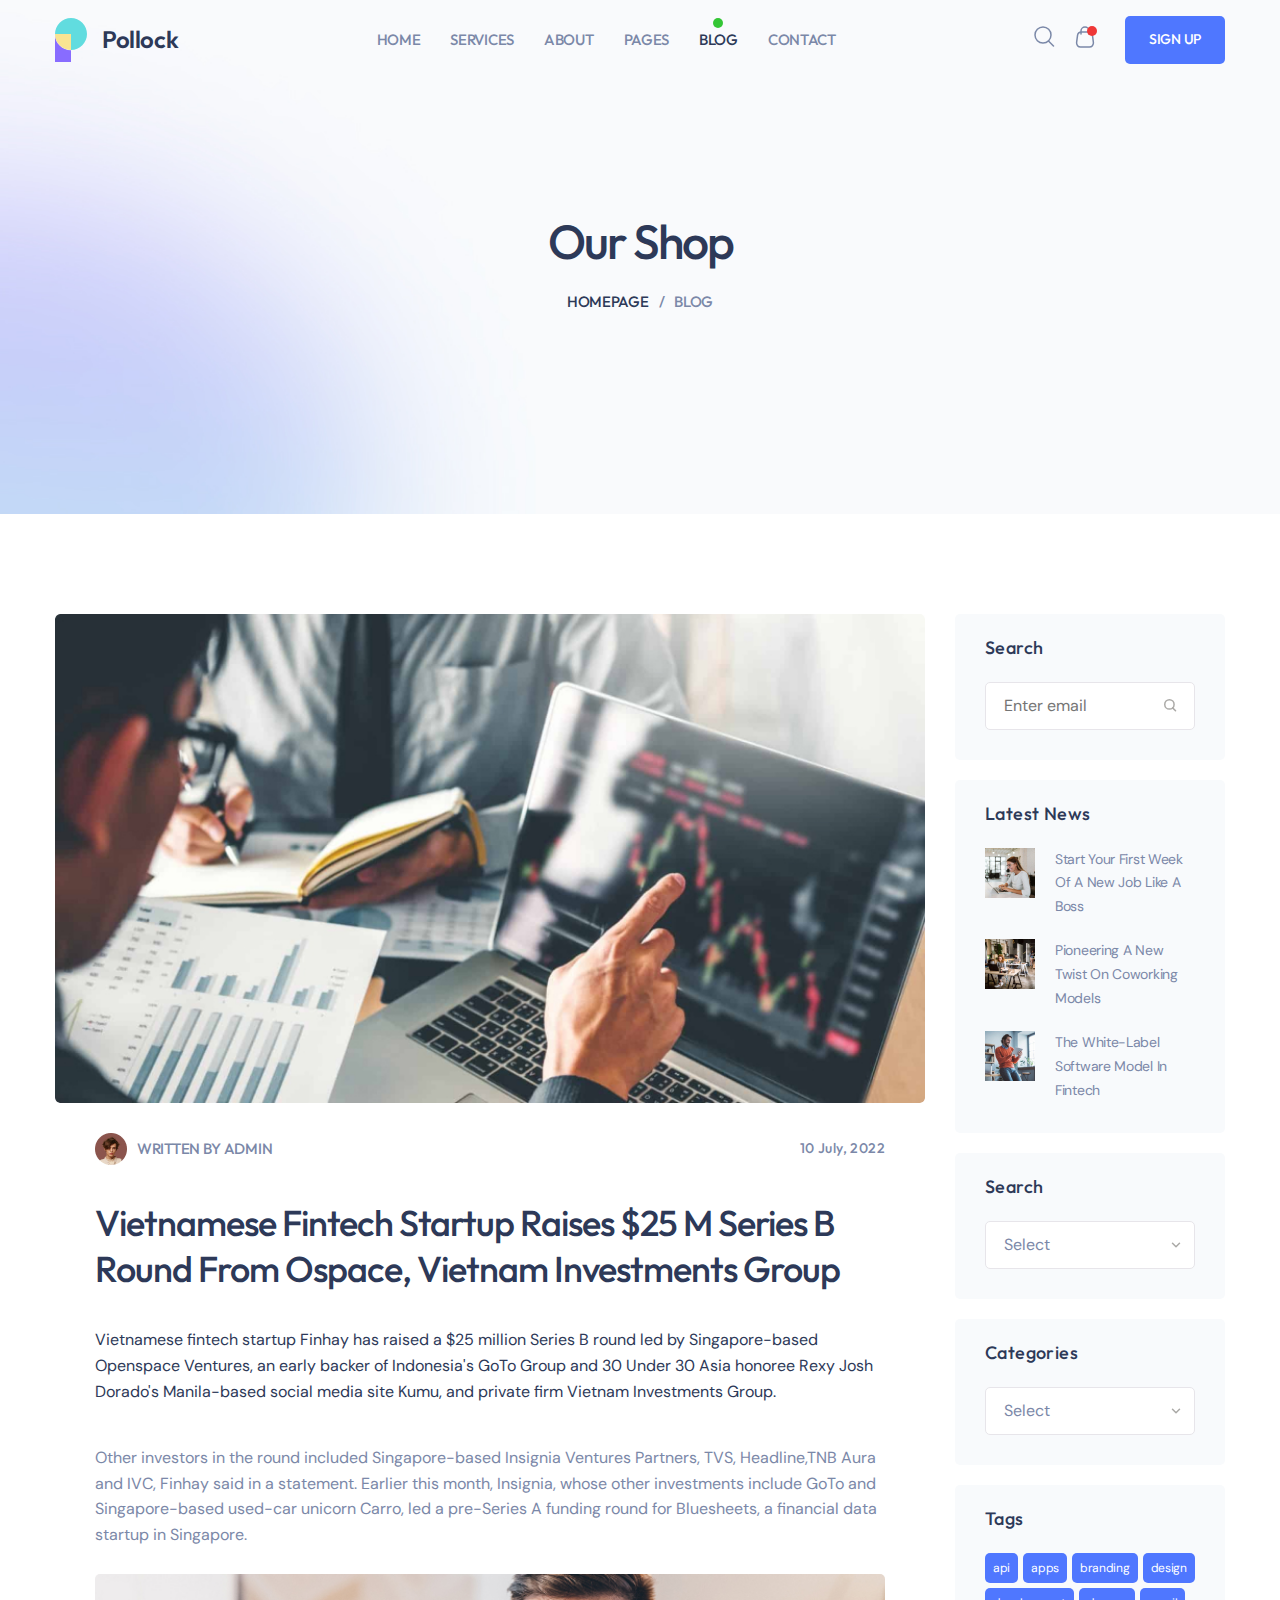
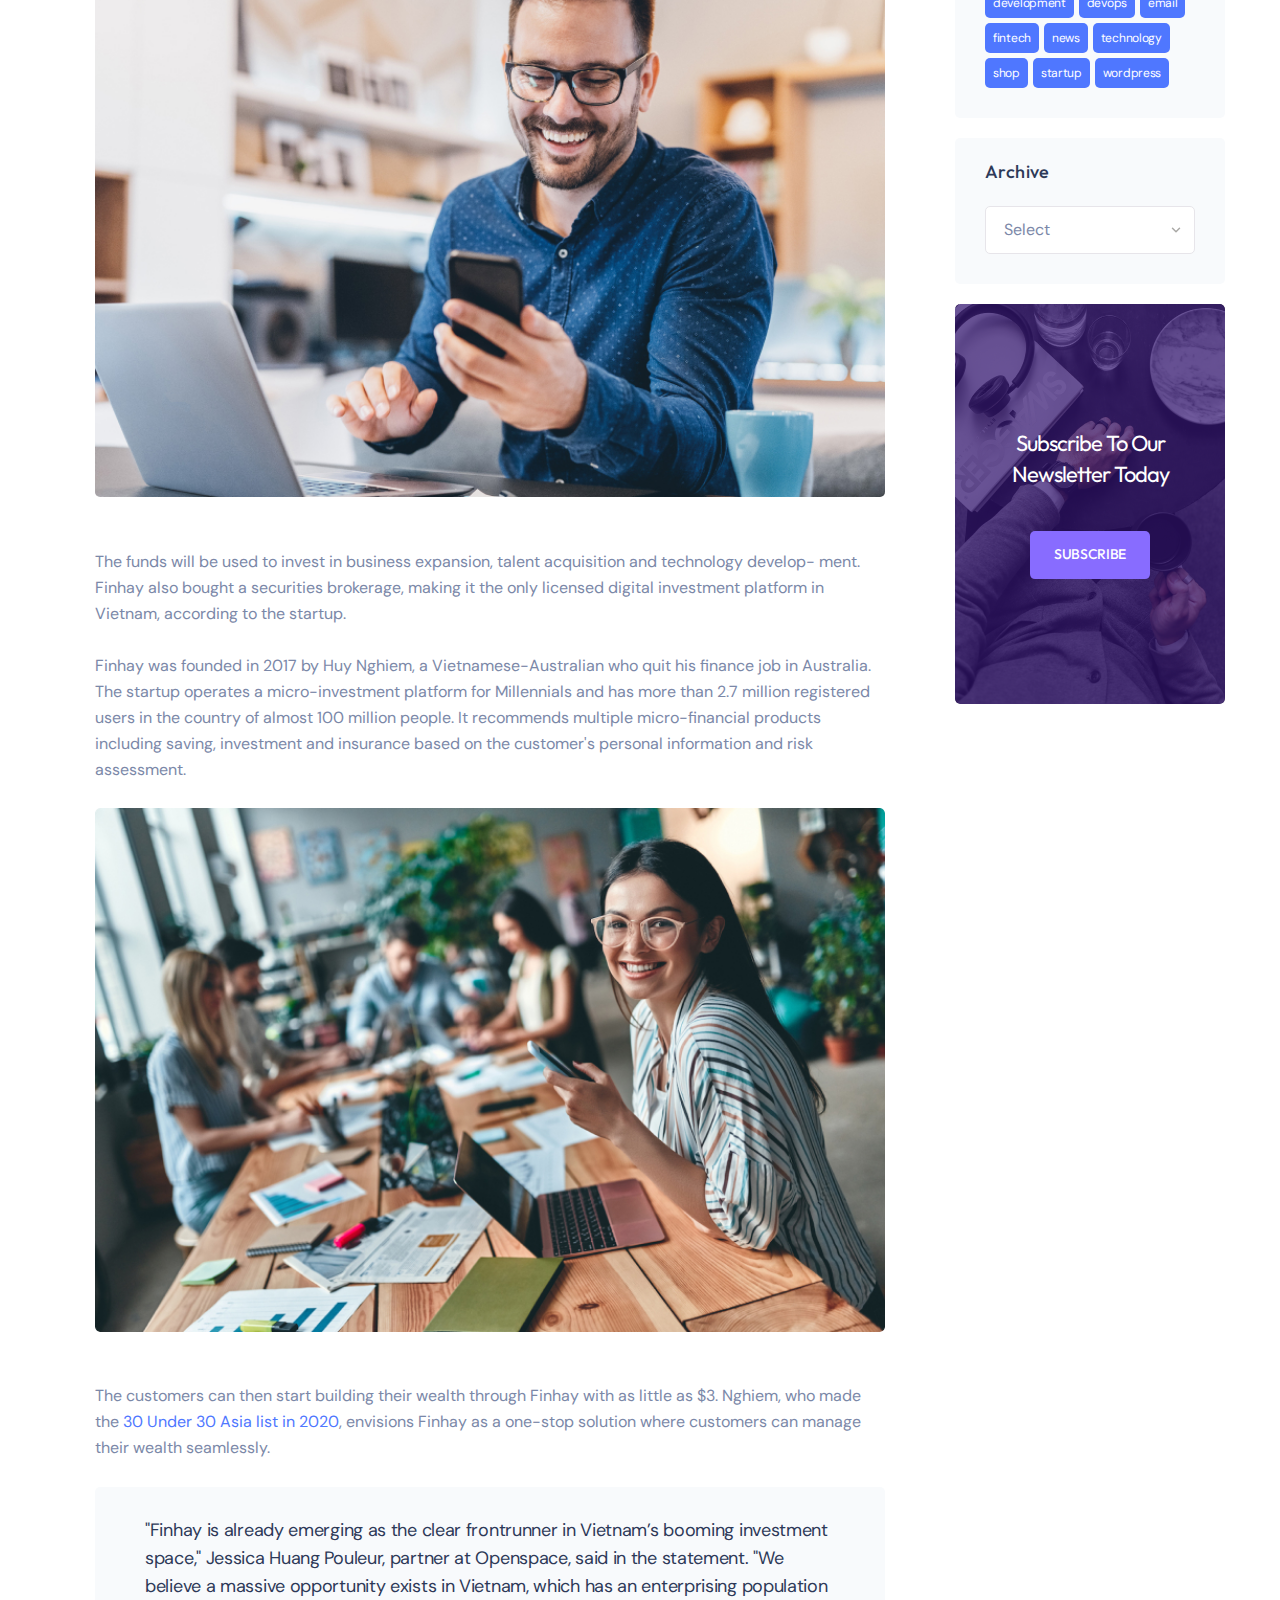
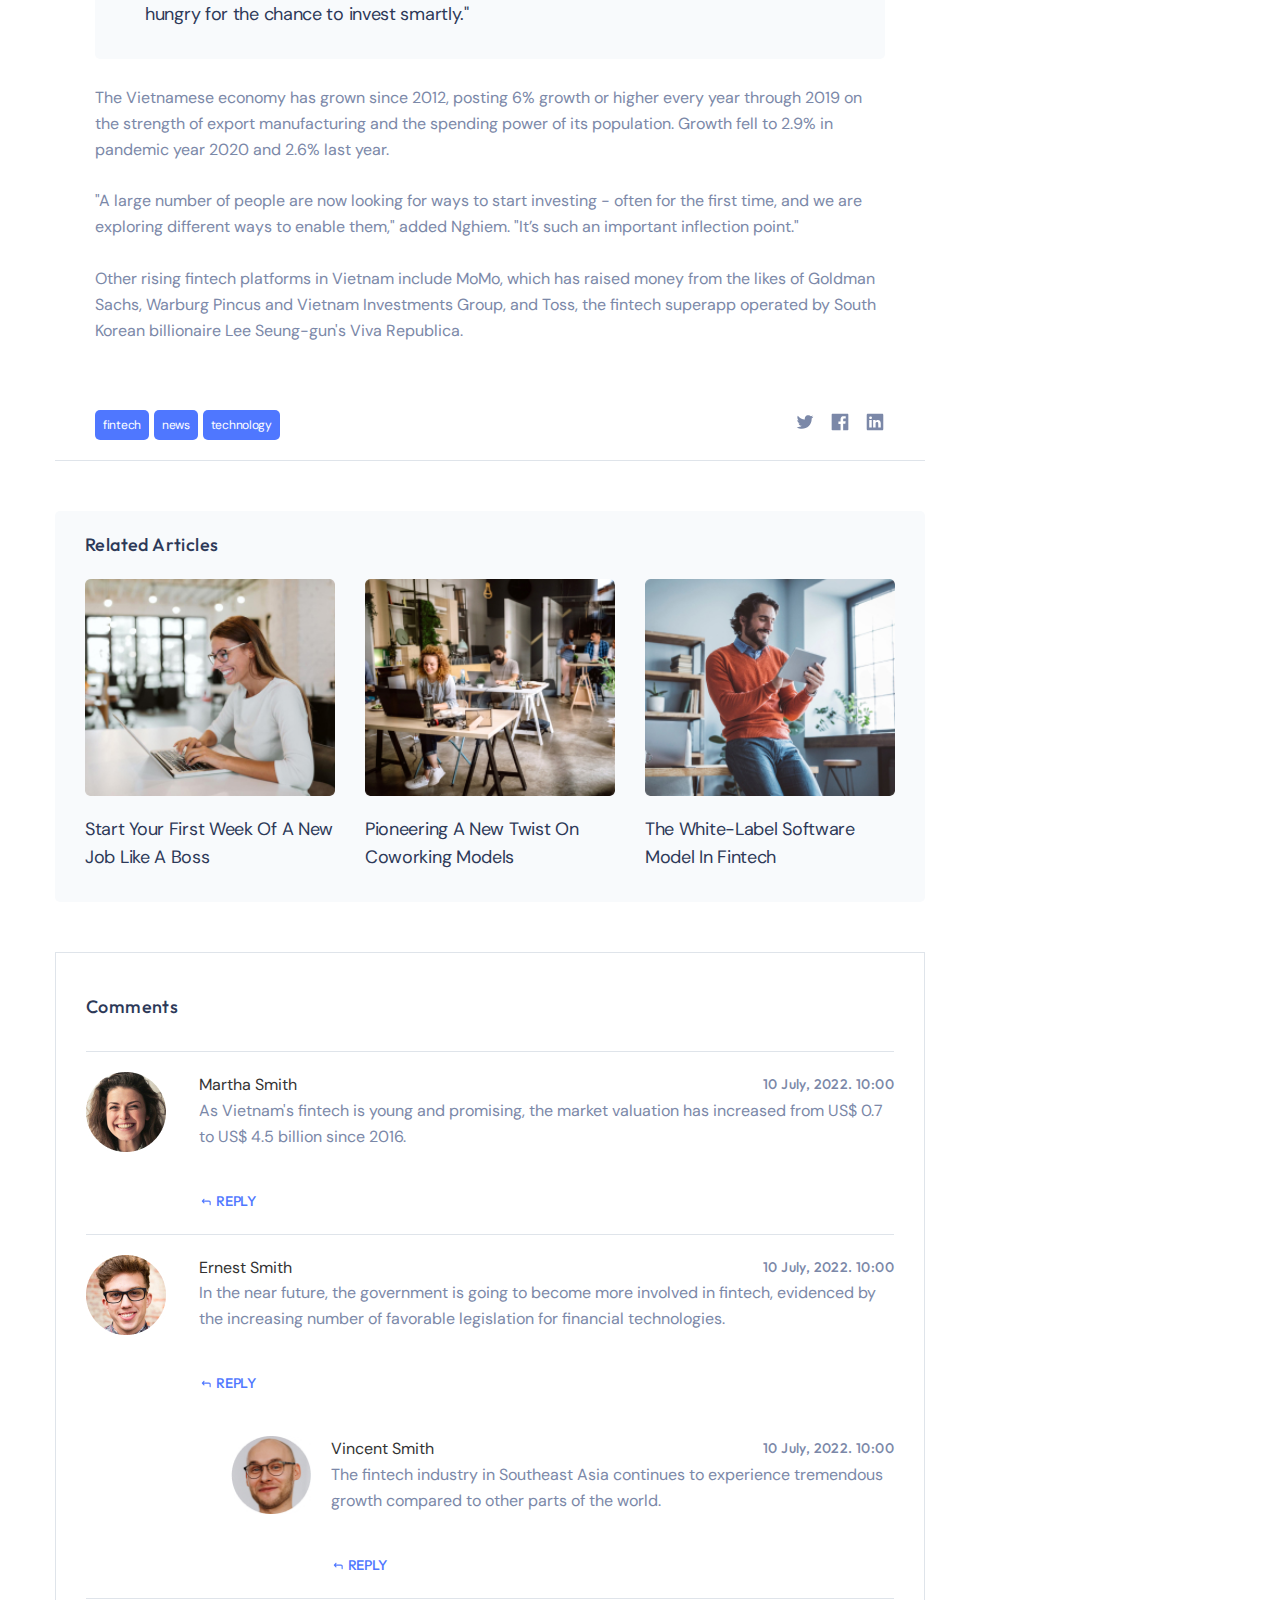
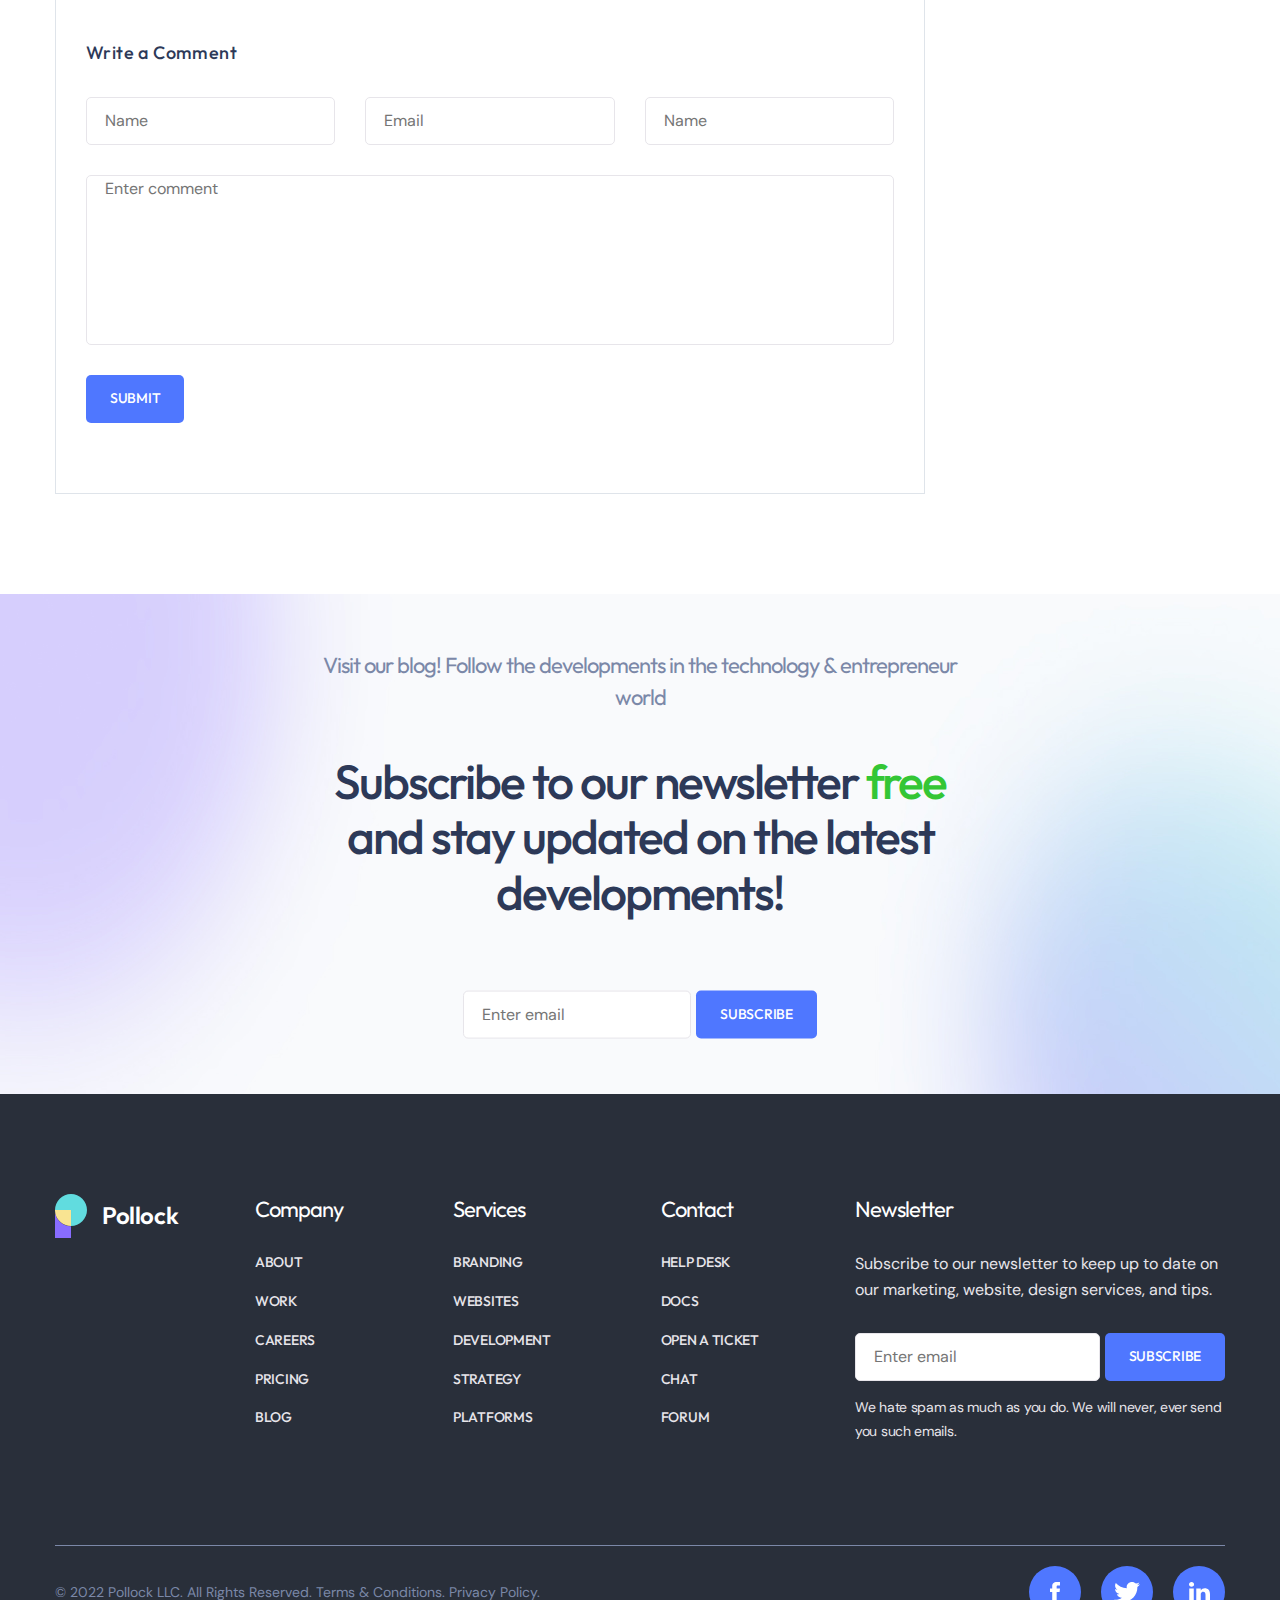
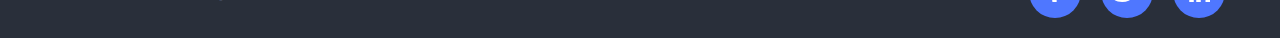
<file: blog-detail.html>
<!DOCTYPE html>
<html lang="en">
  <head>
    <meta charset="UTF-8" />
    <meta name="viewport" content="width=device-width, initial-scale=1.0" />
    <title>blog-detail</title>
    <link rel="stylesheet" href="./src/scss/style.css" />
  </head>
  <body>
    <header>
      <div class="header">
        <div class="container">
          <div class="header__top">
            <a href="#" class="logo">
              <svg
                xmlns="http://www.w3.org/2000/svg"
                width="32"
                height="44"
                viewBox="0 0 32 44"
                fill="none"
              >
                <g clip-path="url(#clip0_312_1142)">
                  <path
                    d="M32 16C32 11.7565 30.3143 7.68687 27.3137 4.68629C24.3131 1.68571 20.2435 0 16 0C11.7565 0 7.68687 1.68571 4.68629 4.68629C1.68571 7.68687 0 11.7565 0 16C0 16.2133 3.91006e-07 16.4267 0.0170671 16.64V16H16.0171V32C20.2576 31.9955 24.3229 30.3078 27.3197 27.3077C30.3166 24.3076 32 20.2405 32 16Z"
                    fill="#61DCDF"
                  />
                  <path
                    d="M0 17V44H16V32.3071H15.9872C11.8545 32.3071 7.88218 30.7135 4.90207 27.8602C1.92197 25.0069 0.165306 21.1151 0 17Z"
                    fill="#886CFF"
                  />
                  <path
                    d="M0 16V16.64C0.165262 20.7693 1.92146 24.6746 4.90077 27.5378C7.88007 30.401 11.8514 32 15.9829 32H16V16H0Z"
                    fill="#F9E492"
                  />
                </g>
                <defs>
                  <clipPath id="clip0_312_1142">
                    <rect width="32" height="44" />
                  </clipPath>
                </defs>
              </svg>
              <h2 class="logo__text">Pollock</h2>
            </a>
            <ul class="header__menu">
              <li class="header__nav">
                <a href="index.html">Home</a>
              </li>
              <li class="header__nav">
                <a href="service.html">Services</a>
              </li>
              <li class="header__nav">
                <a href="about.html">About</a>
              </li>
              <li class="header__nav">
                <a href="page.html">Pages</a>
              </li>
              <li class="header__nav active">
                <a href="blog.html">Blog</a>
              </li>
              <li class="header__nav">
                <a href="contact.html">Contact</a>
              </li>
            </ul>
            <div class="header__right">
              <div class="header__feature">
                <div class="header__search">
                  <svg
                    width="21"
                    height="21"
                    viewBox="0 0 21 21"
                    fill="none"
                    xmlns="http://www.w3.org/2000/svg"
                  >
                    <g id="Search">
                      <circle
                        id="Ellipse"
                        cx="9"
                        cy="9"
                        r="8"
                        stroke="#7B88A8"
                        stroke-width="1.5"
                        stroke-linecap="round"
                        stroke-linejoin="round"
                      />
                      <path
                        id="Line"
                        d="M14.5 14.958L19.5 19.958"
                        stroke="#7B88A8"
                        stroke-width="1.5"
                        stroke-linecap="round"
                        stroke-linejoin="round"
                      />
                    </g>
                  </svg>
                </div>
                <div class="header__cart active">
                  <svg
                    width="20"
                    height="22"
                    viewBox="0 0 20 22"
                    fill="none"
                    xmlns="http://www.w3.org/2000/svg"
                  >
                    <g id="Bag 2">
                      <path
                        id="Rectangle 2"
                        d="M2.53715 9.47134C2.80212 7.48412 4.49726 6 6.50207 6H13.4979C15.5027 6 17.1979 7.48412 17.4628 9.47135L18.3962 16.4713C18.7159 18.8693 16.8504 21 14.4313 21H5.56873C3.14958 21 1.2841 18.8693 1.60382 16.4713L2.53715 9.47134Z"
                        stroke="#7B88A8"
                        stroke-width="1.5"
                      />
                      <path
                        id="Rectangle 4"
                        d="M14 8V5C14 2.79086 12.2091 1 10 1V1C7.79086 1 6 2.79086 6 5L6 8"
                        stroke="#7B88A8"
                        stroke-width="1.5"
                        stroke-linecap="round"
                      />
                    </g>
                  </svg>
                </div>
              </div>
              <div class="button button--blue">Sign Up</div>
            </div>
            <div class="header__bar">
              <div class="bar bar--1"></div>
              <div class="bar bar--2"></div>
              <div class="bar bar--3"></div>
            </div>
            <div class="header__overlay">
              <ul>
                <li>
                  <a href="index.html">Home</a>
                </li>
                <li>
                  <a href="service.html">Services</a>
                </li>
                <li>
                  <a href="about.html">About</a>
                </li>
                <li>
                  <a href="page.html">Pages</a>
                </li>
                <li>
                  <a href="blog.html">Blog</a>
                </li>
                <li>
                  <a href="contact.html">Contact</a>
                </li>
              </ul>
              <div class="overlay__button">
                <div class="header__search">
                  <svg
                    width="21"
                    height="21"
                    viewBox="0 0 21 21"
                    fill="none"
                    xmlns="http://www.w3.org/2000/svg"
                  >
                    <g id="Search">
                      <circle
                        id="Ellipse"
                        cx="9"
                        cy="9"
                        r="8"
                        stroke="#7B88A8"
                        stroke-width="1.5"
                        stroke-linecap="round"
                        stroke-linejoin="round"
                      />
                      <path
                        id="Line"
                        d="M14.5 14.958L19.5 19.958"
                        stroke="#7B88A8"
                        stroke-width="1.5"
                        stroke-linecap="round"
                        stroke-linejoin="round"
                      />
                    </g>
                  </svg>
                </div>
                <div class="header__cart active">
                  <svg
                    width="20"
                    height="22"
                    viewBox="0 0 20 22"
                    fill="none"
                    xmlns="http://www.w3.org/2000/svg"
                  >
                    <g id="Bag 2">
                      <path
                        id="Rectangle 2"
                        d="M2.53715 9.47134C2.80212 7.48412 4.49726 6 6.50207 6H13.4979C15.5027 6 17.1979 7.48412 17.4628 9.47135L18.3962 16.4713C18.7159 18.8693 16.8504 21 14.4313 21H5.56873C3.14958 21 1.2841 18.8693 1.60382 16.4713L2.53715 9.47134Z"
                        stroke="#7B88A8"
                        stroke-width="1.5"
                      />
                      <path
                        id="Rectangle 4"
                        d="M14 8V5C14 2.79086 12.2091 1 10 1V1C7.79086 1 6 2.79086 6 5L6 8"
                        stroke="#7B88A8"
                        stroke-width="1.5"
                        stroke-linecap="round"
                      />
                    </g>
                  </svg>
                </div>
                <button class="button button--blue">Sign up</button>
              </div>
            </div>
          </div>
          <div class="header__name-page">
            <h1 class="header__tilte-top">Our Shop</h1>
            <div class="header__title-bottom">
              <span>homepage</span><span>/</span><span>blog</span>
            </div>
          </div>
        </div>
      </div>
    </header>
    <div class="main">
      <section class="page-section page-section--pb">
        <div class="container">
          <div class="row">
            <div
              class="col"
              style="--col-xl: 9; --col-lg: 9; --col-md: 12; --col-sm: 12"
            >
              <div class="wrap-box" style="--gap: 50px">
                <div class="text-box text-box--style2">
                  <div class="text-box__img">
                    <img src="./assets/images/textBoxIMG1.jpg" alt="news-img" />
                  </div>
                  <div class="text-box__wrap-text text-box__wrap-text--style2">
                    <div class="text-box__description">
                      <div class="text-box__artist">
                        <div class="text-box__avatar">
                          <img src="./assets/images/avatar.jpg" alt="avatar" />
                        </div>
                        <div class="text-box__name">Written By Admin</div>
                      </div>
                      <div class="text-box__date">10 July, 2022</div>
                    </div>
                    <h2 class="text-box__title">
                      Vietnamese Fintech Startup Raises $25 M Series B Round
                      From Ospace, Vietnam Investments Group
                    </h2>
                    <div class="text-box__content text-box__content--style2">
                      <p>
                        Vietnamese fintech startup Finhay has raised a $25
                        million Series B round led by Singapore-based Openspace
                        Ventures, an early backer of Indonesia's GoTo Group and
                        30 Under 30 Asia honoree Rexy Josh Dorado's Manila-based
                        social media site Kumu, and private firm Vietnam
                        Investments Group.
                      </p>
                    </div>
                    <div class="text-box__content">
                      <p>
                        Other investors in the round included Singapore-based
                        Insignia Ventures Partners, TVS, Headline,TNB Aura and
                        IVC, Finhay said in a statement. Earlier this month,
                        Insignia, whose other investments include GoTo and
                        Singapore-based used-car unicorn Carro, led a pre-Series
                        A funding round for Bluesheets, a financial data startup
                        in Singapore.
                        <br /><br />
                      </p>
                      <div class="text-box__img text-box__img--style2">
                        <img src="./assets/images/textBoxIMG5.jpg" />
                      </div>
                      <p>
                        <br /><br />
                        The funds will be used to invest in business expansion,
                        talent acquisition and technology develop- ment. Finhay
                        also bought a securities brokerage, making it the only
                        licensed digital investment platform in Vietnam,
                        according to the startup.
                        <br /><br />
                        Finhay was founded in 2017 by Huy Nghiem, a
                        Vietnamese-Australian who quit his finance job in
                        Australia. The startup operates a micro-investment
                        platform for Millennials and has more than 2.7 million
                        registered users in the country of almost 100 million
                        people. It recommends multiple micro-financial products
                        including saving, investment and insurance based on the
                        customer's personal information and risk assessment.
                        <br /><br />
                      </p>
                      <div class="text-box__img text-box__img--style2">
                        <img src="./assets/images/textBoxIMG6.jpg" />
                      </div>
                      <p>
                        <br /><br />
                        The customers can then start building their wealth
                        through Finhay with as little as $3. Nghiem, who made
                        the
                        <span class="text-box__blue-text"
                          >30 Under 30 Asia list in 2020</span
                        >, envisions Finhay as a one-stop solution where
                        customers can manage their wealth seamlessly.
                        <br /><br />
                      </p>
                      <div class="text-box__quote">
                        <p>
                          "Finhay is already emerging as the clear frontrunner
                          in Vietnam’s booming investment space," Jessica Huang
                          Pouleur, partner at Openspace, said in the statement.
                          "We believe a massive opportunity exists in Vietnam,
                          which has an enterprising population hungry for the
                          chance to invest smartly."
                        </p>
                      </div>
                      <p>
                        <br />
                        The Vietnamese economy has grown since 2012, posting 6%
                        growth or higher every year through 2019 on the strength
                        of export manufacturing and the spending power of its
                        population. Growth fell to 2.9% in pandemic year 2020
                        and 2.6% last year.
                        <br /><br />
                        "A large number of people are now looking for ways to
                        start investing - often for the first time, and we are
                        exploring different ways to enable them," added Nghiem.
                        "It’s such an important inflection point."
                        <br /><br />
                        Other rising fintech platforms in Vietnam include MoMo,
                        which has raised money from the likes of Goldman Sachs,
                        Warburg Pincus and Vietnam Investments Group, and Toss,
                        the fintech superapp operated by South Korean
                        billionaire Lee Seung-gun's Viva Republica.
                        <br /><br />
                      </p>
                    </div>
                    <div class="text-box__social">
                      <div
                        class="wrap-box wrap-box--multi"
                        style="--multi-gap: 5px"
                      >
                        <div class="button button--blue button--tag">
                          fintech
                        </div>
                        <div class="button button--blue button--tag">news</div>
                        <div class="button button--blue button--tag">
                          technology
                        </div>
                      </div>
                      <div
                        class="wrap-box wrap-box--multi"
                        style="--multi-gap: 15px"
                      >
                        <a href="#">
                          <svg
                            xmlns="http://www.w3.org/2000/svg"
                            width="20"
                            height="20"
                            viewBox="0 0 20 20"
                            fill="none"
                          >
                            <path
                              d="M18.3332 4.83351C17.7068 5.10525 17.0444 5.28489 16.3665 5.36684C17.0816 4.93961 17.6176 4.26749 17.8748 3.47517C17.2028 3.87523 16.4671 4.15709 15.6998 4.30851C15.187 3.75232 14.504 3.38209 13.758 3.25588C13.012 3.12968 12.2453 3.25464 11.578 3.61117C10.9107 3.96769 10.3806 4.53562 10.0709 5.22587C9.76113 5.91613 9.68925 6.68967 9.8665 7.42517C8.50769 7.35645 7.17854 7.00264 5.96538 6.38673C4.75223 5.77082 3.68221 4.90659 2.82484 3.85017C2.52412 4.37531 2.3661 4.97003 2.3665 5.57517C2.36544 6.13716 2.50335 6.69069 2.76797 7.18648C3.03258 7.68227 3.41569 8.10493 3.88317 8.41684C3.33982 8.40206 2.80808 8.25626 2.33317 7.99184V8.03351C2.33724 8.82092 2.61317 9.58275 3.11427 10.1901C3.61537 10.7975 4.31088 11.2132 5.08317 11.3668C4.78588 11.4573 4.47723 11.505 4.1665 11.5085C3.95141 11.506 3.73686 11.4865 3.52484 11.4502C3.74476 12.1275 4.17036 12.7195 4.7424 13.1436C5.31444 13.5678 6.00448 13.8031 6.7165 13.8168C5.51417 14.7629 4.02974 15.2792 2.49984 15.2835C2.22128 15.2844 1.94295 15.2677 1.6665 15.2335C3.22853 16.2421 5.04885 16.7774 6.90817 16.7752C8.19125 16.7885 9.46412 16.546 10.6524 16.0619C11.8408 15.5778 12.9207 14.8617 13.8292 13.9556C14.7377 13.0494 15.4565 11.9713 15.9436 10.7843C16.4308 9.59719 16.6765 8.32495 16.6665 7.04184C16.6665 6.90017 16.6665 6.75017 16.6665 6.60017C17.3204 6.11252 17.8844 5.5147 18.3332 4.83351Z"
                              fill="#7B88A8"
                            />
                          </svg>
                        </a>
                        <a href="#">
                          <svg
                            xmlns="http://www.w3.org/2000/svg"
                            width="20"
                            height="20"
                            viewBox="0 0 20 20"
                            fill="none"
                          >
                            <path
                              d="M17.4165 1.66699H2.58317C2.34006 1.66699 2.1069 1.76357 1.93499 1.93548C1.76308 2.10739 1.6665 2.34054 1.6665 2.58366V17.417C1.6665 17.5374 1.69021 17.6566 1.73628 17.7678C1.78235 17.879 1.84987 17.9801 1.93499 18.0652C2.02011 18.1503 2.12116 18.2178 2.23238 18.2639C2.34359 18.3099 2.46279 18.3337 2.58317 18.3337H10.5665V11.8753H8.39984V9.37533H10.5665V7.50033C10.5216 7.06012 10.5736 6.61543 10.7188 6.19744C10.8639 5.77945 11.0988 5.39828 11.4069 5.08067C11.715 4.76306 12.0888 4.51669 12.5022 4.35886C12.9156 4.20102 13.3585 4.13554 13.7998 4.16699C14.4484 4.163 15.0967 4.19639 15.7415 4.26699V6.51699H14.4165C13.3665 6.51699 13.1665 7.01699 13.1665 7.74199V9.35033H15.6665L15.3415 11.8503H13.1665V18.3337H17.4165C17.5369 18.3337 17.6561 18.3099 17.7673 18.2639C17.8785 18.2178 17.9796 18.1503 18.0647 18.0652C18.1498 17.9801 18.2173 17.879 18.2634 17.7678C18.3095 17.6566 18.3332 17.5374 18.3332 17.417V2.58366C18.3332 2.46328 18.3095 2.34408 18.2634 2.23287C18.2173 2.12165 18.1498 2.0206 18.0647 1.93548C17.9796 1.85036 17.8785 1.78284 17.7673 1.73677C17.6561 1.6907 17.5369 1.66699 17.4165 1.66699Z"
                              fill="#7B88A8"
                            />
                          </svg>
                        </a>
                        <a href="#">
                          <svg
                            xmlns="http://www.w3.org/2000/svg"
                            width="20"
                            height="20"
                            viewBox="0 0 20 20"
                            fill="none"
                          >
                            <path
                              d="M17.0585 1.66711H2.9418C2.78311 1.6649 2.62555 1.69398 2.4781 1.75268C2.33066 1.81138 2.19622 1.89854 2.08246 2.0092C1.96871 2.11986 1.87786 2.25185 1.81512 2.39762C1.75238 2.54339 1.71897 2.70009 1.7168 2.85878V17.1421C1.71897 17.3008 1.75238 17.4575 1.81512 17.6033C1.87786 17.749 1.96871 17.881 2.08246 17.9917C2.19622 18.1023 2.33066 18.1895 2.4781 18.2482C2.62555 18.3069 2.78311 18.336 2.9418 18.3338H17.0585C17.2171 18.336 17.3747 18.3069 17.5222 18.2482C17.6696 18.1895 17.804 18.1023 17.9178 17.9917C18.0316 17.881 18.1224 17.749 18.1851 17.6033C18.2479 17.4575 18.2813 17.3008 18.2835 17.1421V2.85878C18.2813 2.70009 18.2479 2.54339 18.1851 2.39762C18.1224 2.25185 18.0316 2.11986 17.9178 2.0092C17.804 1.89854 17.6696 1.81138 17.5222 1.75268C17.3747 1.69398 17.2171 1.6649 17.0585 1.66711ZM6.7418 15.6171H4.2418V8.11711H6.7418V15.6171ZM5.4918 7.06711C5.14702 7.06711 4.81636 6.93014 4.57256 6.68635C4.32876 6.44255 4.1918 6.11189 4.1918 5.76711C4.1918 5.42233 4.32876 5.09167 4.57256 4.84787C4.81636 4.60407 5.14702 4.46711 5.4918 4.46711C5.67488 4.44635 5.86028 4.46449 6.03586 4.52034C6.21144 4.5762 6.37325 4.66852 6.51068 4.79124C6.64811 4.91397 6.75807 5.06434 6.83336 5.23251C6.90864 5.40068 6.94756 5.58286 6.94756 5.76711C6.94756 5.95136 6.90864 6.13354 6.83336 6.30171C6.75807 6.46988 6.64811 6.62025 6.51068 6.74297C6.37325 6.8657 6.21144 6.95801 6.03586 7.01387C5.86028 7.06973 5.67488 7.08787 5.4918 7.06711ZM15.7585 15.6171H13.2585V11.5921C13.2585 10.5838 12.9001 9.92544 11.9918 9.92544C11.7107 9.9275 11.437 10.0157 11.2075 10.1781C10.978 10.3405 10.8039 10.5693 10.7085 10.8338C10.6433 11.0296 10.615 11.2359 10.6251 11.4421V15.6088H8.12513C8.12513 15.6088 8.12513 8.79211 8.12513 8.10878H10.6251V9.16711C10.8522 8.77303 11.1826 8.44838 11.5805 8.22811C11.9784 8.00785 12.4289 7.90032 12.8835 7.91711C14.5501 7.91711 15.7585 8.99211 15.7585 11.3004V15.6171Z"
                              fill="#7B88A8"
                            />
                          </svg>
                        </a>
                      </div>
                    </div>
                  </div>
                </div>
                <div class="feature-box">
                  <div class="feature-box__title">Related Articles</div>
                  <div class="row">
                    <div
                      class="col"
                      style="
                        --col-xl: 4;
                        --col-lg: 4;
                        --col-md: 12;
                        --col-sm: 12;
                        --col-xs: 12;
                      "
                    >
                      <a href="#" class="new-related">
                        <div class="new-related__img">
                          <img
                            src="./assets/images/newRelatedIMG1.jpg"
                            src="new-img"
                          />
                        </div>
                        <div class="new-related__text">
                          Start Your First Week Of A New Job Like A Boss
                        </div>
                      </a>
                    </div>
                    <div
                      class="col"
                      style="
                        --col-xl: 4;
                        --col-lg: 4;
                        --col-md: 12;
                        --col-sm: 12;
                        --col-xs: 12;
                      "
                    >
                      <a href="#" class="new-related">
                        <div class="new-related__img">
                          <img
                            src="./assets/images/newRelatedIMG2.jpg"
                            src="new-img"
                          />
                        </div>
                        <div class="new-related__text">
                          Pioneering A New Twist On Coworking Models
                        </div>
                      </a>
                    </div>
                    <div
                      class="col"
                      style="
                        --col-xl: 4;
                        --col-lg: 4;
                        --col-md: 12;
                        --col-sm: 12;
                        --col-xs: 12;
                      "
                    >
                      <a href="#" class="new-related">
                        <div class="new-related__img">
                          <img
                            src="./assets/images/newRelatedIMG3.jpg"
                            src="new-img"
                          />
                        </div>
                        <div class="new-related__text">
                          The White-Label Software Model In Fintech
                        </div>
                      </a>
                    </div>
                  </div>
                </div>
                <div class="comment-box">
                  <div class="comment-box__title">Comments</div>
                  <div>
                    <div class="comment">
                      <div class="comment__avatar">
                        <img src="./assets/images/avatar1.jpg" alt="avatar" />
                      </div>
                      <div class="comment__text">
                        <div class="comment__detail">
                          <div class="comment__name">Martha Smith</div>
                          <div class="comment__date">10 July, 2022. 10:00</div>
                        </div>
                        <div class="comment__content">
                          As Vietnam's fintech is young and promising, the
                          market valuation has increased from US$ 0.7 to US$ 4.5
                          billion since 2016.
                        </div>
                        <div class="comment__reply">
                          <svg
                            xmlns="http://www.w3.org/2000/svg"
                            width="14"
                            height="14"
                            viewBox="0 0 14 14"
                            fill="none"
                          >
                            <path
                              d="M10.0372 5.54145H4.66807L5.3959 4.78895C5.50132 4.67911 5.56055 4.53013 5.56055 4.37478C5.56055 4.21944 5.50132 4.07046 5.3959 3.96062C5.29047 3.85077 5.14748 3.78906 4.99839 3.78906C4.8493 3.78906 4.70631 3.85077 4.60089 3.96062L2.92129 5.71062C2.87032 5.76609 2.83036 5.83151 2.80372 5.90312C2.74772 6.04514 2.74772 6.20443 2.80372 6.34645C2.83036 6.41805 2.87032 6.48347 2.92129 6.53895L4.60089 8.28895C4.65293 8.34362 4.71485 8.38702 4.78308 8.41664C4.8513 8.44625 4.92448 8.4615 4.99839 8.4615C5.0723 8.4615 5.14548 8.44625 5.2137 8.41664C5.28193 8.38702 5.34385 8.34362 5.3959 8.28895C5.44837 8.23472 5.49002 8.1702 5.51845 8.09912C5.54687 8.02803 5.5615 7.95179 5.5615 7.87478C5.5615 7.79778 5.54687 7.72153 5.51845 7.65045C5.49002 7.57936 5.44837 7.51484 5.3959 7.46062L4.66807 6.70812H10.0372C10.1857 6.70812 10.3281 6.76957 10.4331 6.87897C10.5381 6.98837 10.5971 7.13674 10.5971 7.29145V9.62478C10.5971 9.77949 10.656 9.92787 10.761 10.0373C10.866 10.1467 11.0084 10.2081 11.1569 10.2081C11.3054 10.2081 11.4478 10.1467 11.5528 10.0373C11.6578 9.92787 11.7168 9.77949 11.7168 9.62478V7.29145C11.7168 6.82732 11.5398 6.3822 11.2248 6.05401C10.9099 5.72582 10.4826 5.54145 10.0372 5.54145Z"
                              fill="#4F77FF"
                            />
                          </svg>
                          <div class="comment__reply-text">Reply</div>
                        </div>
                      </div>
                    </div>
                    <div class="comment active">
                      <div class="comment__avatar">
                        <img src="./assets/images/avatar2.jpg" alt="avatar" />
                      </div>
                      <div class="comment__text">
                        <div class="comment__detail">
                          <div class="comment__name">Ernest Smith</div>
                          <div class="comment__date">10 July, 2022. 10:00</div>
                        </div>
                        <div class="comment__content">
                          In the near future, the government is going to become
                          more involved in fintech, evidenced by the increasing
                          number of favorable legislation for financial
                          technologies.
                        </div>
                        <div class="comment__reply">
                          <svg
                            xmlns="http://www.w3.org/2000/svg"
                            width="14"
                            height="14"
                            viewBox="0 0 14 14"
                            fill="none"
                          >
                            <path
                              d="M10.0372 5.54145H4.66807L5.3959 4.78895C5.50132 4.67911 5.56055 4.53013 5.56055 4.37478C5.56055 4.21944 5.50132 4.07046 5.3959 3.96062C5.29047 3.85077 5.14748 3.78906 4.99839 3.78906C4.8493 3.78906 4.70631 3.85077 4.60089 3.96062L2.92129 5.71062C2.87032 5.76609 2.83036 5.83151 2.80372 5.90312C2.74772 6.04514 2.74772 6.20443 2.80372 6.34645C2.83036 6.41805 2.87032 6.48347 2.92129 6.53895L4.60089 8.28895C4.65293 8.34362 4.71485 8.38702 4.78308 8.41664C4.8513 8.44625 4.92448 8.4615 4.99839 8.4615C5.0723 8.4615 5.14548 8.44625 5.2137 8.41664C5.28193 8.38702 5.34385 8.34362 5.3959 8.28895C5.44837 8.23472 5.49002 8.1702 5.51845 8.09912C5.54687 8.02803 5.5615 7.95179 5.5615 7.87478C5.5615 7.79778 5.54687 7.72153 5.51845 7.65045C5.49002 7.57936 5.44837 7.51484 5.3959 7.46062L4.66807 6.70812H10.0372C10.1857 6.70812 10.3281 6.76957 10.4331 6.87897C10.5381 6.98837 10.5971 7.13674 10.5971 7.29145V9.62478C10.5971 9.77949 10.656 9.92787 10.761 10.0373C10.866 10.1467 11.0084 10.2081 11.1569 10.2081C11.3054 10.2081 11.4478 10.1467 11.5528 10.0373C11.6578 9.92787 11.7168 9.77949 11.7168 9.62478V7.29145C11.7168 6.82732 11.5398 6.3822 11.2248 6.05401C10.9099 5.72582 10.4826 5.54145 10.0372 5.54145Z"
                              fill="#4F77FF"
                            />
                          </svg>
                          <div class="comment__reply-text">Reply</div>
                        </div>
                      </div>
                    </div>
                    <div class="comment child">
                      <div class="comment__avatar">
                        <img src="./assets/images/avatar3.jpg" alt="avatar" />
                      </div>
                      <div class="comment__text">
                        <div class="comment__detail">
                          <div class="comment__name">Vincent Smith</div>
                          <div class="comment__date">10 July, 2022. 10:00</div>
                        </div>
                        <div class="comment__content">
                          The fintech industry in Southeast Asia continues to
                          experience tremendous growth compared to other parts
                          of the world.
                        </div>
                        <div class="comment__reply">
                          <svg
                            xmlns="http://www.w3.org/2000/svg"
                            width="14"
                            height="14"
                            viewBox="0 0 14 14"
                            fill="none"
                          >
                            <path
                              d="M10.0372 5.54145H4.66807L5.3959 4.78895C5.50132 4.67911 5.56055 4.53013 5.56055 4.37478C5.56055 4.21944 5.50132 4.07046 5.3959 3.96062C5.29047 3.85077 5.14748 3.78906 4.99839 3.78906C4.8493 3.78906 4.70631 3.85077 4.60089 3.96062L2.92129 5.71062C2.87032 5.76609 2.83036 5.83151 2.80372 5.90312C2.74772 6.04514 2.74772 6.20443 2.80372 6.34645C2.83036 6.41805 2.87032 6.48347 2.92129 6.53895L4.60089 8.28895C4.65293 8.34362 4.71485 8.38702 4.78308 8.41664C4.8513 8.44625 4.92448 8.4615 4.99839 8.4615C5.0723 8.4615 5.14548 8.44625 5.2137 8.41664C5.28193 8.38702 5.34385 8.34362 5.3959 8.28895C5.44837 8.23472 5.49002 8.1702 5.51845 8.09912C5.54687 8.02803 5.5615 7.95179 5.5615 7.87478C5.5615 7.79778 5.54687 7.72153 5.51845 7.65045C5.49002 7.57936 5.44837 7.51484 5.3959 7.46062L4.66807 6.70812H10.0372C10.1857 6.70812 10.3281 6.76957 10.4331 6.87897C10.5381 6.98837 10.5971 7.13674 10.5971 7.29145V9.62478C10.5971 9.77949 10.656 9.92787 10.761 10.0373C10.866 10.1467 11.0084 10.2081 11.1569 10.2081C11.3054 10.2081 11.4478 10.1467 11.5528 10.0373C11.6578 9.92787 11.7168 9.77949 11.7168 9.62478V7.29145C11.7168 6.82732 11.5398 6.3822 11.2248 6.05401C10.9099 5.72582 10.4826 5.54145 10.0372 5.54145Z"
                              fill="#4F77FF"
                            />
                          </svg>
                          <div class="comment__reply-text">Reply</div>
                        </div>
                      </div>
                    </div>
                  </div>
                  <div class="comment-box__title">Write a Comment</div>
                  <form class="input" action="">
                    <div class="row">
                      <div
                        class="col"
                        style="
                          --col-xl: 4;
                          --col-lg: 4;
                          --col-md: 12;
                          --col-sm: 12;
                          --col-xs: 12;
                        "
                      >
                        <input
                          class="input__box"
                          type="text"
                          placeholder="Name"
                        />
                      </div>
                      <div
                        class="col"
                        style="
                          --col-xl: 4;
                          --col-lg: 4;
                          --col-md: 12;
                          --col-sm: 12;
                          --col-xs: 12;
                        "
                      >
                        <input
                          class="input__box"
                          type="text"
                          placeholder="Email"
                        />
                      </div>
                      <div
                        class="col"
                        style="
                          --col-xl: 4;
                          --col-lg: 4;
                          --col-md: 12;
                          --col-sm: 12;
                          --col-xs: 12;
                        "
                      >
                        <input
                          class="input__box"
                          type="text"
                          placeholder="Name"
                        />
                      </div>
                      <div
                        class="col"
                        style="
                          --col-xl: 12;
                          --col-lg: 12;
                          --col-md: 12;
                          --col-sm: 12;
                          --col-xs: 12;
                        "
                      >
                        <textarea
                          class="input__box input__box--textarea"
                          type="text"
                          placeholder="Enter comment"
                        ></textarea>
                      </div>
                      <div
                        class="col"
                        style="
                          --col-xl: 2;
                          --col-lg: 2;
                          --col-md: 2;
                          --col-sm: 2;
                        "
                      >
                        <button type="submit" class="button button--blue">
                          Submit
                        </button>
                      </div>
                    </div>
                  </form>
                </div>
              </div>
            </div>
            <div
              class="col"
              style="--col-xl: 3; --col-lg: 3; --col-md: 12; --col-sm: 12"
            >
              <div class="wrap-box" style="gap: 20px">
                <div class="feature-box">
                  <div class="feature-box__title">Search</div>
                  <form class="input" action="">
                    <input
                      class="input__box"
                      type="text"
                      placeholder="Enter email"
                    />
                    <button class="input__search" type="submit">
                      <svg
                        width="14"
                        height="14"
                        viewBox="0 0 14 14"
                        fill="none"
                        xmlns="http://www.w3.org/2000/svg"
                      >
                        <g opacity="0.7">
                          <circle
                            cx="6.41667"
                            cy="6.41667"
                            r="4.66667"
                            stroke="#888682"
                            stroke-width="1.5"
                            stroke-linecap="round"
                            stroke-linejoin="round"
                          />
                          <path
                            d="M9.625 9.89255L12.5417 12.8092"
                            stroke="#888682"
                            stroke-width="1.5"
                            stroke-linecap="round"
                            stroke-linejoin="round"
                          />
                        </g>
                      </svg>
                    </button>
                  </form>
                </div>
                <div class="feature-box">
                  <div class="feature-box__title">Latest News</div>
                  <div
                    class="wrap-box wrap-box--multi"
                    style="--multi-gap: 20px"
                  >
                    <div class="new-sidebar">
                      <div class="new-sidebar__img">
                        <img
                          src="./assets/images/sidebarIMG1.jpg"
                          alt="news-img"
                        />
                      </div>
                      <div class="new-sidebar__text">
                        Start Your First Week Of A New Job Like A Boss
                      </div>
                    </div>
                    <div class="new-sidebar">
                      <div class="new-sidebar__img">
                        <img
                          src="./assets/images/sidebarIMG2.jpg"
                          alt="news-img"
                        />
                      </div>
                      <div class="new-sidebar__text">
                        Pioneering A New Twist On Coworking Models
                      </div>
                    </div>
                    <div class="new-sidebar">
                      <div class="new-sidebar__img">
                        <img
                          src="./assets/images/sidebarIMG3.jpg"
                          alt="news-img"
                        />
                      </div>
                      <div class="new-sidebar__text">
                        The White-Label Software Model In Fintech
                      </div>
                    </div>
                  </div>
                </div>
                <div class="feature-box">
                  <div class="feature-box__title">Search</div>
                  <form class="input" action="">
                    <select class="input__box">
                      <option>Select</option>
                    </select>
                  </form>
                </div>
                <div class="feature-box">
                  <div class="feature-box__title">Categories</div>
                  <form class="input" action="">
                    <select class="input__box">
                      <option>Select</option>
                    </select>
                  </form>
                </div>
                <div class="feature-box">
                  <div class="feature-box__title">Tags</div>
                  <div
                    class="wrap-box wrap-box--multi"
                    style="--multi-gap: 5px"
                  >
                    <div class="button button--blue button--tag">api</div>
                    <div class="button button--blue button--tag">apps</div>
                    <div class="button button--blue button--tag">branding</div>
                    <div class="button button--blue button--tag">design</div>
                    <div class="button button--blue button--tag">
                      development
                    </div>
                    <div class="button button--blue button--tag">devops</div>
                    <div class="button button--blue button--tag">email</div>
                    <div class="button button--blue button--tag">fintech</div>
                    <div class="button button--blue button--tag">news</div>
                    <div class="button button--blue button--tag">
                      technology
                    </div>
                    <div class="button button--blue button--tag">shop</div>
                    <div class="button button--blue button--tag">startup</div>
                    <div class="button button--blue button--tag">wordpress</div>
                  </div>
                </div>
                <div class="feature-box">
                  <div class="feature-box__title">Archive</div>
                  <form class="input" action="">
                    <select class="input__box">
                      <option>Select</option>
                    </select>
                  </form>
                </div>
                <div class="subcribe">
                  <div class="subcribe__img">
                    <img
                      src="./assets/images/subcribe-origin.png"
                      alt="subcribe-img"
                    />
                    <div class="subcribe__overlay"></div>
                  </div>
                  <div class="subcribe__detail">
                    <div class="subcribe__title">
                      Subscribe To Our Newsletter Today
                    </div>
                    <a href="#" class="button button--purple">Subscribe</a>
                  </div>
                </div>
              </div>
            </div>
          </div>
        </div>
      </section>
    </div>
    <footer>
      <div class="footer">
        <div class="footer__top">
          <div class="container">
            <div class="footer__subcribe">
              <div class="footer__title-top">
                Visit our blog! Follow the developments in the technology &
                entrepreneur world
              </div>
              <div class="footer__title-bottom">
                Subscribe to our newsletter <span>free</span> and stay updated
                on the latest developments!
              </div>
              <form class="input" action="">
                <input
                  class="input__box"
                  type="text"
                  placeholder="Enter email"
                />
                <button type="submit" class="button button--blue">
                  Subscribe
                </button>
              </form>
            </div>
          </div>
        </div>
        <div class="footer__bottom">
          <div class="container">
            <div class="footer__bottom-wrap">
              <div class="row">
                <div
                  class="col"
                  style="--col-xl: 2; --col-lg: 12; --col-md: 12; --col-sm: 12"
                >
                  <a href="#" class="logo">
                    <svg
                      xmlns="http://www.w3.org/2000/svg"
                      width="32"
                      height="44"
                      viewBox="0 0 32 44"
                      fill="none"
                    >
                      <g clip-path="url(#clip0_312_1142)">
                        <path
                          d="M32 16C32 11.7565 30.3143 7.68687 27.3137 4.68629C24.3131 1.68571 20.2435 0 16 0C11.7565 0 7.68687 1.68571 4.68629 4.68629C1.68571 7.68687 0 11.7565 0 16C0 16.2133 3.91006e-07 16.4267 0.0170671 16.64V16H16.0171V32C20.2576 31.9955 24.3229 30.3078 27.3197 27.3077C30.3166 24.3076 32 20.2405 32 16Z"
                          fill="#61DCDF"
                        />
                        <path
                          d="M0 17V44H16V32.3071H15.9872C11.8545 32.3071 7.88218 30.7135 4.90207 27.8602C1.92197 25.0069 0.165306 21.1151 0 17Z"
                          fill="#886CFF"
                        />
                        <path
                          d="M0 16V16.64C0.165262 20.7693 1.92146 24.6746 4.90077 27.5378C7.88007 30.401 11.8514 32 15.9829 32H16V16H0Z"
                          fill="#F9E492"
                        />
                      </g>
                      <defs>
                        <clipPath id="clip0_312_1142">
                          <rect width="32" height="44" />
                        </clipPath>
                      </defs>
                    </svg>
                    <h2 class="logo__text logo__text--white">Pollock</h2>
                  </a>
                </div>
                <div
                  class="col"
                  style="--col-xl: 6; --col-lg: 7; --col-md: 12; --col-sm: 12"
                >
                  <div class="footer__menu-wrap">
                    <div class="footer__menu">
                      <div class="footer__menu-title">Company</div>
                      <ul>
                        <li class="footer__menu-nav"><a href="#">About</a></li>
                        <li class="footer__menu-nav"><a href="#">Work</a></li>
                        <li class="footer__menu-nav">
                          <a href="#">Careers</a>
                        </li>
                        <li class="footer__menu-nav">
                          <a href="#">Pricing</a>
                        </li>
                        <li class="footer__menu-nav"><a href="#">Blog</a></li>
                      </ul>
                    </div>
                    <div class="footer__menu">
                      <div class="footer__menu-title">Services</div>
                      <ul>
                        <li class="footer__menu-nav">
                          <a href="#">Branding</a>
                        </li>
                        <li class="footer__menu-nav">
                          <a href="#">Websites</a>
                        </li>
                        <li class="footer__menu-nav">
                          <a href="#">Development</a>
                        </li>
                        <li class="footer__menu-nav">
                          <a href="#">Strategy</a>
                        </li>
                        <li class="footer__menu-nav">
                          <a href="#">Platforms</a>
                        </li>
                      </ul>
                    </div>
                    <div class="footer__menu">
                      <div class="footer__menu-title">Contact</div>
                      <ul>
                        <li class="footer__menu-nav">
                          <a href="#">Help Desk</a>
                        </li>
                        <li class="footer__menu-nav"><a href="#">Docs</a></li>
                        <li class="footer__menu-nav">
                          <a href="#">Open a Ticket</a>
                        </li>
                        <li class="footer__menu-nav"><a href="#">Chat</a></li>
                        <li class="footer__menu-nav"><a href="#">Forum</a></li>
                      </ul>
                    </div>
                  </div>
                </div>
                <div
                  class="col"
                  style="--col-xl: 4; --col-lg: 5; --col-md: 12; --col-sm: 12"
                >
                  <div class="footer__text-subcribe">
                    <div class="footer__menu-title">Newsletter</div>
                    <div class="footer__menu-text">
                      Subscribe to our newsletter to keep up to date on our
                      marketing, website, design services, and tips.
                    </div>
                    <form class="input" action="">
                      <input
                        class="input__box"
                        type="text"
                        placeholder="Enter email"
                      />
                      <button type="submit" class="button button--blue">
                        Subscribe
                      </button>
                    </form>
                    <div class="footer__menu-note">
                      We hate spam as much as you do. We will never, ever send
                      you such emails.
                    </div>
                  </div>
                </div>
              </div>
            </div>
            <div class="footer__policy">
              <div class="footer__policy-text">
                © 2022 Pollock LLC. All Rights Reserved. Terms & Conditions.
                Privacy Policy.
              </div>
              <div class="footer__social">
                <a href="#" class="footer__social-icon">
                  <svg
                    width="10"
                    height="20"
                    viewBox="0 0 10 20"
                    fill="none"
                    xmlns="http://www.w3.org/2000/svg"
                  >
                    <path
                      d="M6.64969 19.893V10.0503H9.60788L10 6.58617H6.64969L6.65466 4.85219C6.65466 3.94866 6.74616 3.46476 8.12971 3.46476H9.97926V0H7.02039C3.46628 0 2.21552 1.68041 2.21552 4.50675V6.58643H0V10.0509H2.21552V19.7535C3.07864 19.9148 3.97095 20 4.88458 20C5.47479 20 6.06438 19.9643 6.64969 19.893Z"
                      fill="white"
                    />
                  </svg>
                </a>
                <a href="#" class="footer__social-icon">
                  <svg
                    width="26"
                    height="20"
                    viewBox="0 0 26 20"
                    fill="none"
                    xmlns="http://www.w3.org/2000/svg"
                  >
                    <path
                      d="M26 2.36769C25.0331 2.76923 24.0029 3.03538 22.9287 3.16462C24.0337 2.54 24.8771 1.55846 25.2736 0.375385C24.2434 0.956923 23.1059 1.36769 21.8936 1.59692C20.9154 0.610769 19.5211 0 18.0001 0C15.0491 0 12.6734 2.26769 12.6734 5.04769C12.6734 5.44769 12.7091 5.83231 12.7969 6.19846C8.3655 5.99385 4.44438 3.98308 1.81025 0.92C1.35037 1.67538 1.08063 2.54 1.08063 3.47077C1.08063 5.21846 2.03125 6.76769 3.44825 7.66462C2.59187 7.64923 1.75175 7.41385 1.04 7.04308C1.04 7.05846 1.04 7.07846 1.04 7.09846C1.04 9.55077 2.88762 11.5877 5.3105 12.0569C4.87663 12.1692 4.40375 12.2231 3.913 12.2231C3.57175 12.2231 3.22725 12.2046 2.90387 12.1369C3.5945 14.1354 5.55425 15.6046 7.8845 15.6523C6.071 16.9954 3.76838 17.8046 1.27562 17.8046C0.8385 17.8046 0.41925 17.7862 0 17.7354C2.36112 19.1769 5.15938 20 8.177 20C17.9855 20 23.348 12.3077 23.348 5.64C23.348 5.41692 23.3399 5.20154 23.3285 4.98769C24.3864 4.27692 25.2752 3.38923 26 2.36769Z"
                      fill="white"
                    />
                  </svg>
                </a>
                <a href="#" class="footer__social-icon">
                  <svg
                    width="21"
                    height="20"
                    viewBox="0 0 21 20"
                    fill="none"
                    xmlns="http://www.w3.org/2000/svg"
                  >
                    <path
                      d="M0 2.32323C0 1.64982 0.236493 1.09426 0.709459 0.656566C1.18243 0.218848 1.7973 0 2.55405 0C3.2973 0 3.89864 0.215475 4.35811 0.646465C4.83107 1.09091 5.06757 1.67002 5.06757 2.38384C5.06757 3.0303 4.83784 3.56901 4.37838 4C3.90541 4.44444 3.28378 4.66667 2.51351 4.66667H2.49324C1.74999 4.66667 1.14866 4.44444 0.689189 4C0.229723 3.55556 0 2.99663 0 2.32323ZM0.263514 20V6.50505H4.76351V20H0.263514ZM7.25676 20H11.7568V12.4646C11.7568 11.9933 11.8108 11.6296 11.9189 11.3737C12.1081 10.9158 12.3953 10.5286 12.7804 10.2121C13.1655 9.89562 13.6486 9.73737 14.2297 9.73737C15.7432 9.73737 16.5 10.7542 16.5 12.7879V20H21V12.2626C21 10.2694 20.527 8.75758 19.5811 7.72727C18.6351 6.69697 17.3851 6.18182 15.8311 6.18182C14.0878 6.18182 12.7297 6.92929 11.7568 8.42424V8.46465H11.7365L11.7568 8.42424V6.50505H7.25676C7.28378 6.93602 7.2973 8.27608 7.2973 10.5253C7.2973 12.7744 7.28378 15.9326 7.25676 20Z"
                      fill="white"
                    />
                  </svg>
                </a>
              </div>
            </div>
          </div>
        </div>
      </div>
    </footer>
    <script src="./index.js"></script>
  </body>
</html>
</file>
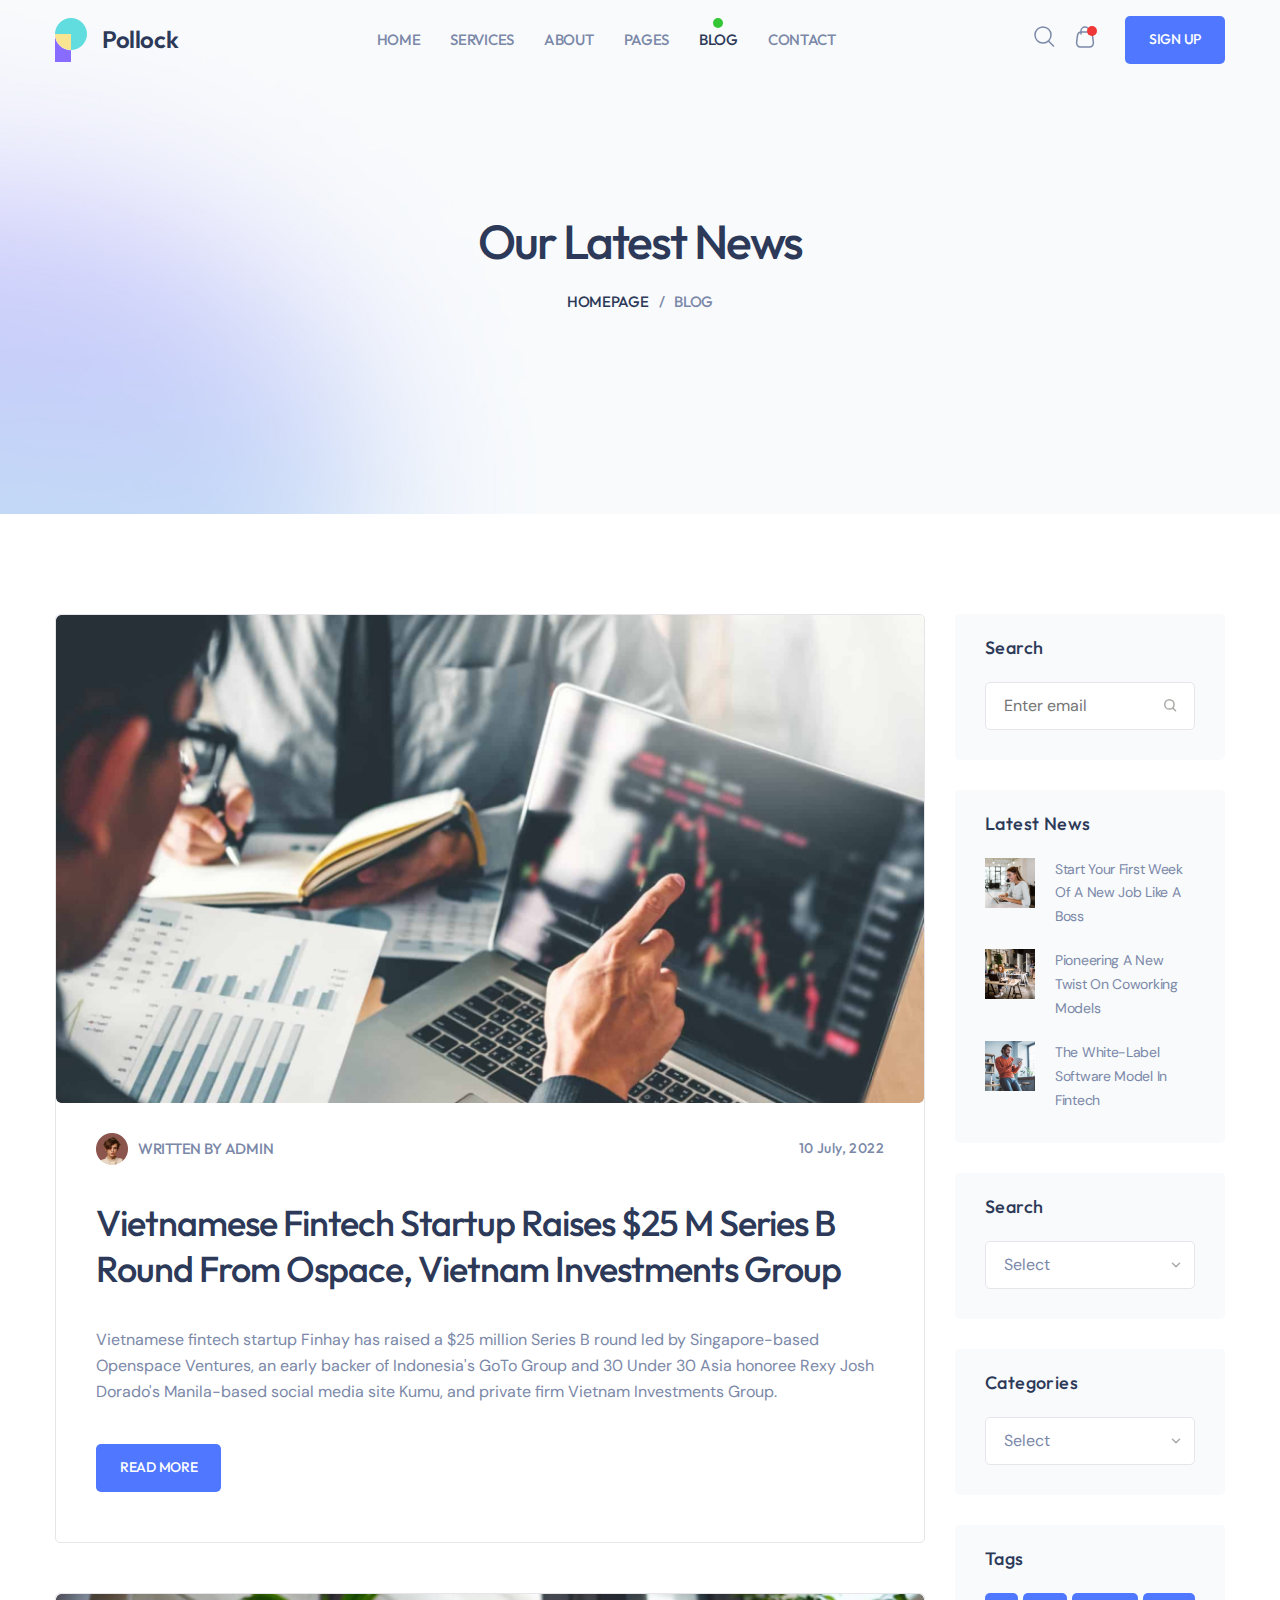
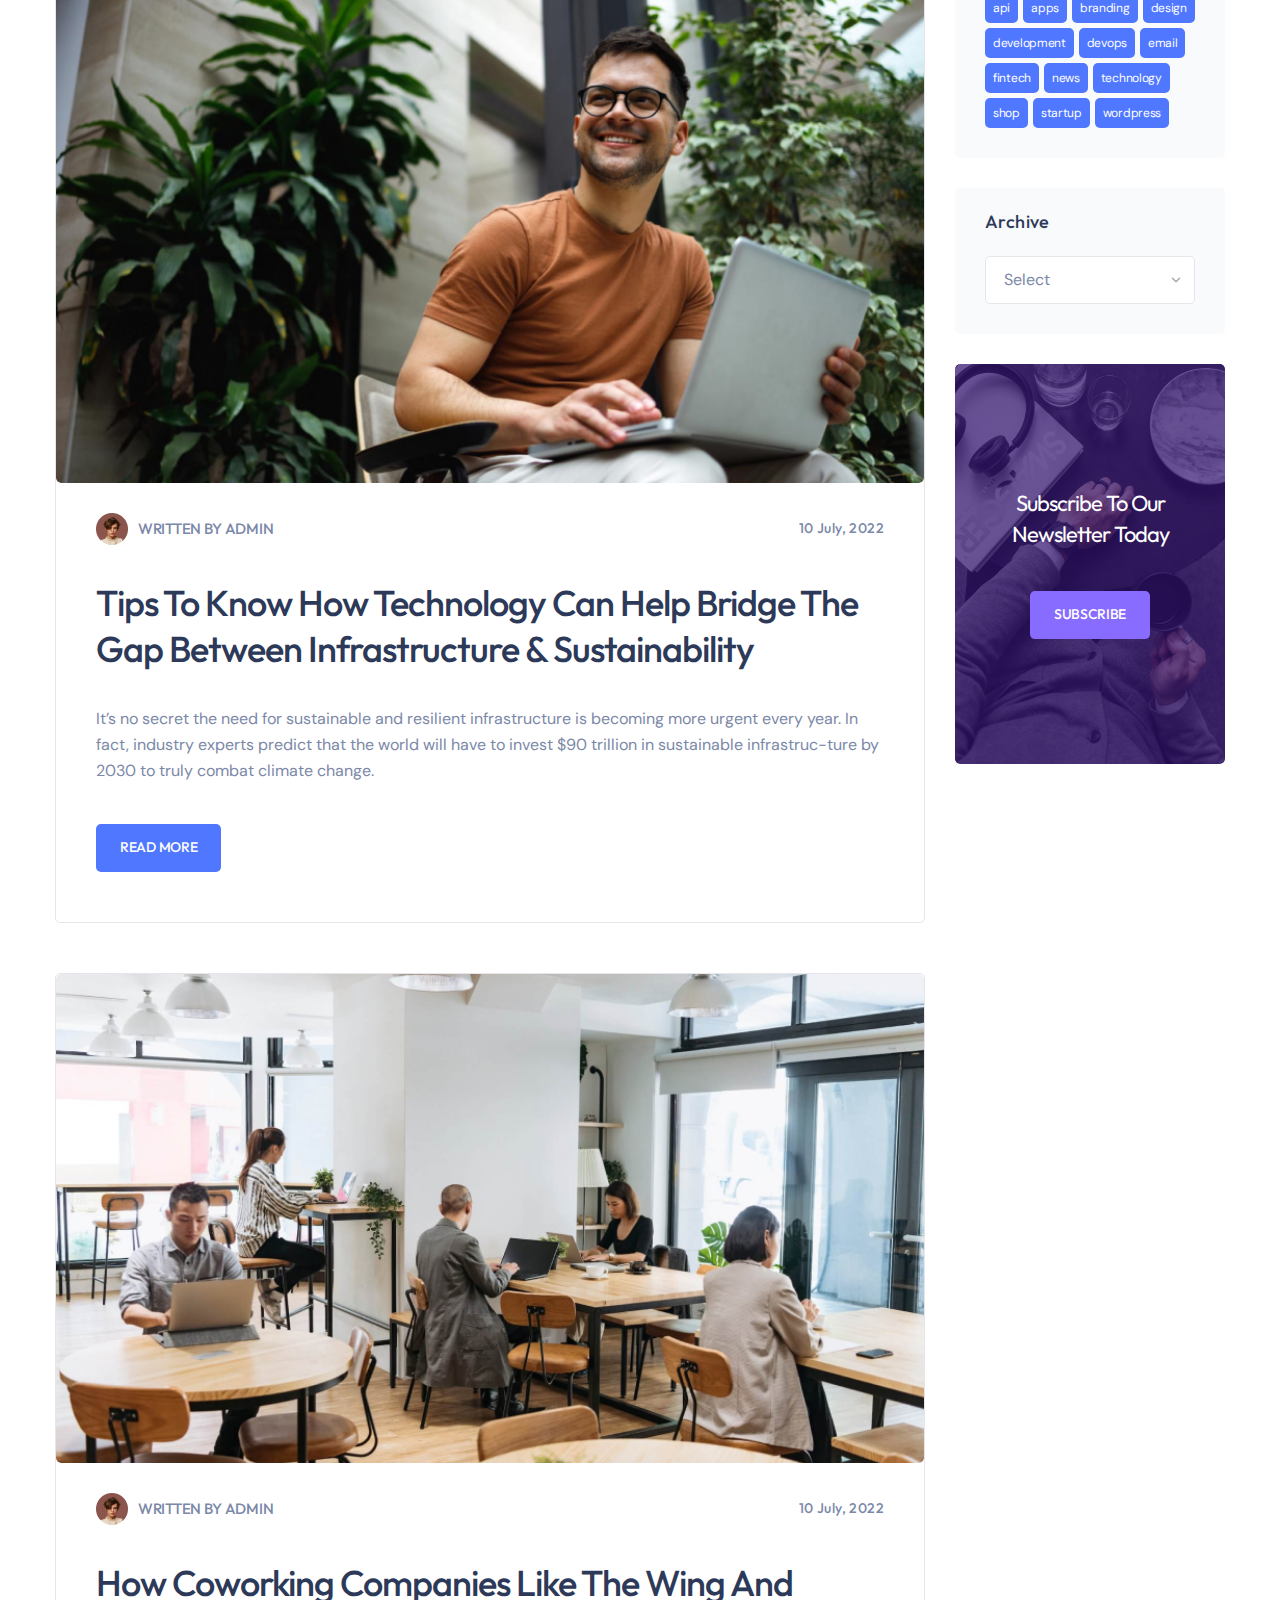
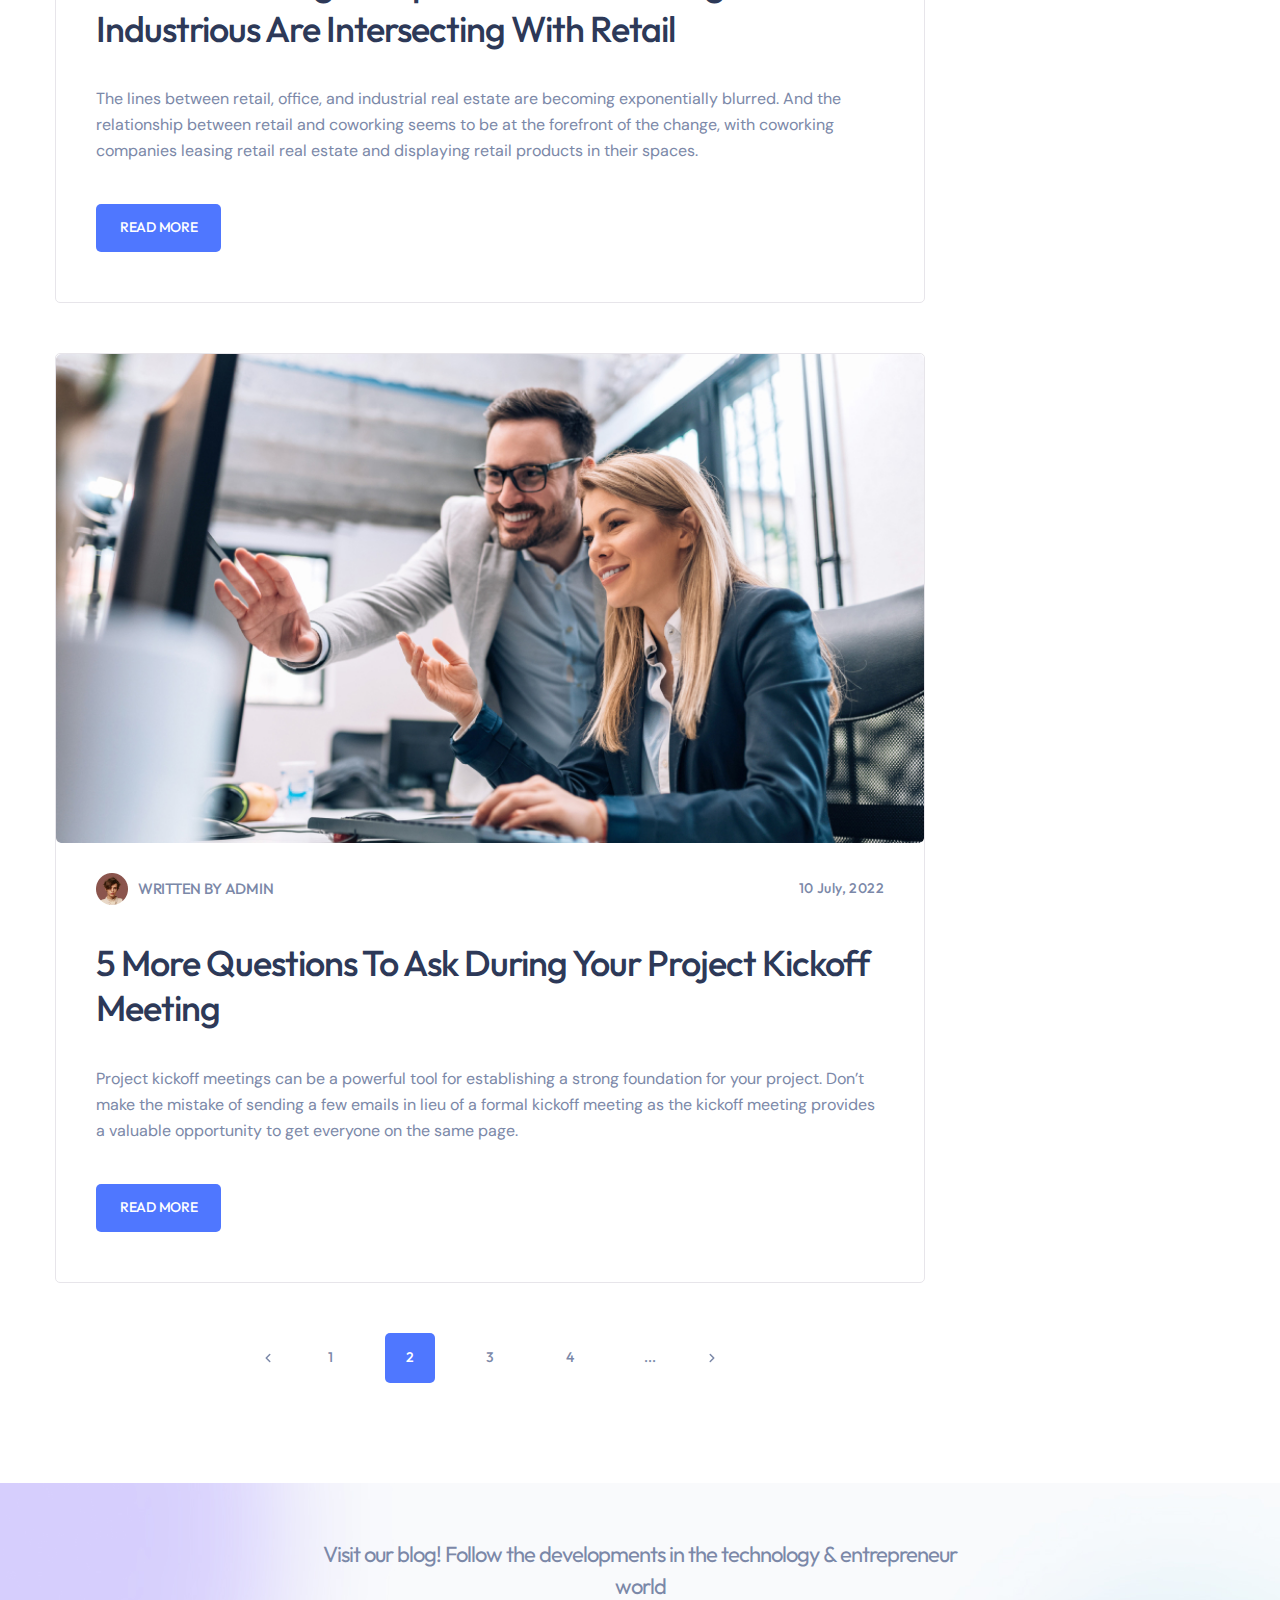
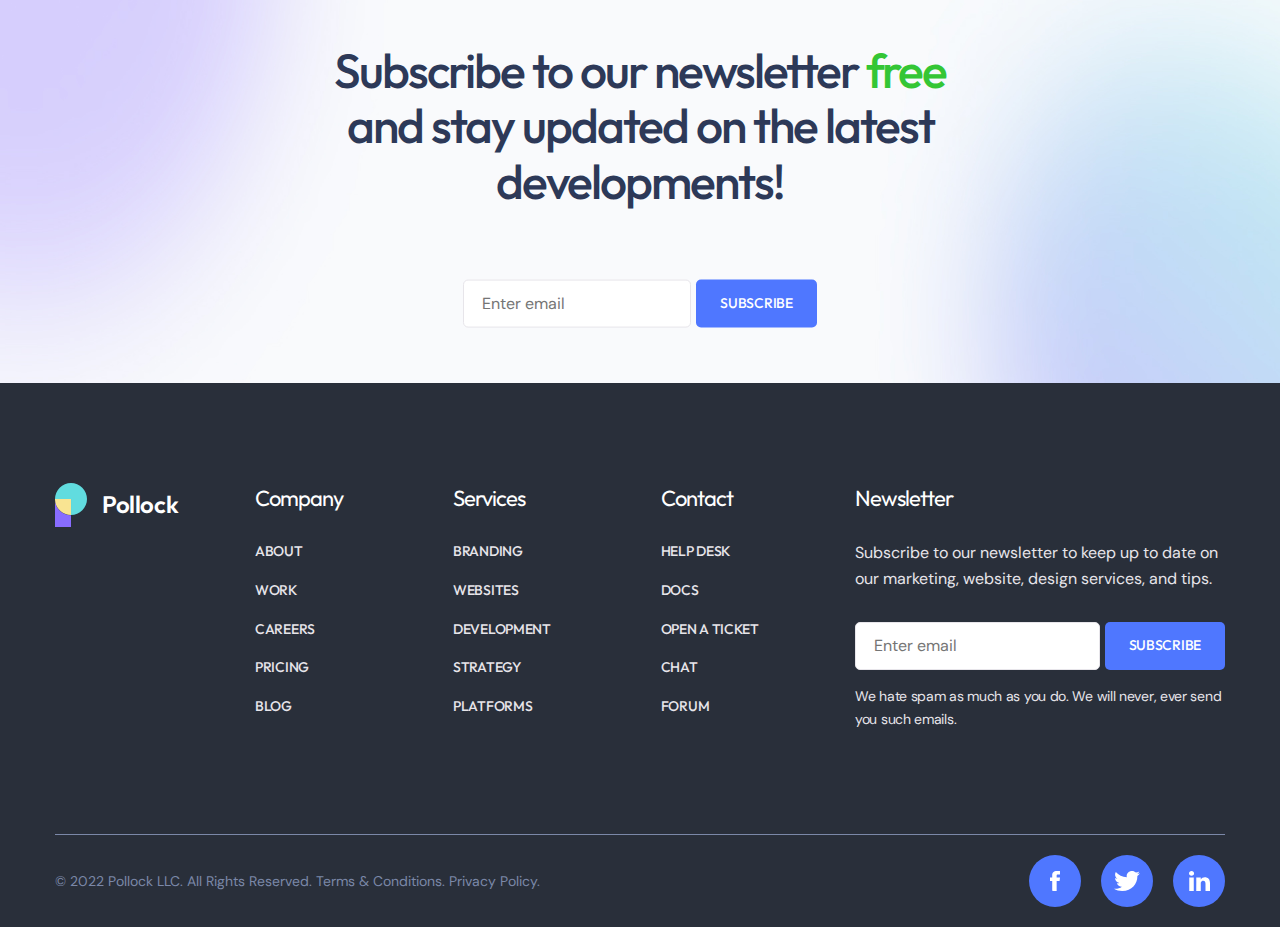
<file: blog.html>
<!DOCTYPE html>
<html lang="en">
  <head>
    <meta charset="UTF-8" />
    <meta name="viewport" content="width=device-width, initial-scale=1.0" />
    <title>blog</title>
    <link rel="stylesheet" href="./src/scss/style.css" />
  </head>
  <body>
    <header>
      <div class="header">
        <div class="container">
          <div class="header__top">
            <a href="#" class="logo">
              <svg
                xmlns="http://www.w3.org/2000/svg"
                width="32"
                height="44"
                viewBox="0 0 32 44"
                fill="none"
              >
                <g clip-path="url(#clip0_312_1142)">
                  <path
                    d="M32 16C32 11.7565 30.3143 7.68687 27.3137 4.68629C24.3131 1.68571 20.2435 0 16 0C11.7565 0 7.68687 1.68571 4.68629 4.68629C1.68571 7.68687 0 11.7565 0 16C0 16.2133 3.91006e-07 16.4267 0.0170671 16.64V16H16.0171V32C20.2576 31.9955 24.3229 30.3078 27.3197 27.3077C30.3166 24.3076 32 20.2405 32 16Z"
                    fill="#61DCDF"
                  />
                  <path
                    d="M0 17V44H16V32.3071H15.9872C11.8545 32.3071 7.88218 30.7135 4.90207 27.8602C1.92197 25.0069 0.165306 21.1151 0 17Z"
                    fill="#886CFF"
                  />
                  <path
                    d="M0 16V16.64C0.165262 20.7693 1.92146 24.6746 4.90077 27.5378C7.88007 30.401 11.8514 32 15.9829 32H16V16H0Z"
                    fill="#F9E492"
                  />
                </g>
                <defs>
                  <clipPath id="clip0_312_1142">
                    <rect width="32" height="44" />
                  </clipPath>
                </defs>
              </svg>
              <h2 class="logo__text">Pollock</h2>
            </a>
            <ul class="header__menu">
              <li class="header__nav">
                <a href="index.html">Home</a>
              </li>
              <li class="header__nav">
                <a href="service.html">Services</a>
              </li>
              <li class="header__nav">
                <a href="about.html">About</a>
              </li>
              <li class="header__nav">
                <a href="page.html">Pages</a>
              </li>
              <li class="header__nav active">
                <a href="blog.html">Blog</a>
              </li>
              <li class="header__nav">
                <a href="contact.html">Contact</a>
              </li>
            </ul>
            <div class="header__right">
              <div class="header__feature">
                <div class="header__search">
                  <svg
                    width="21"
                    height="21"
                    viewBox="0 0 21 21"
                    fill="none"
                    xmlns="http://www.w3.org/2000/svg"
                  >
                    <g id="Search">
                      <circle
                        id="Ellipse"
                        cx="9"
                        cy="9"
                        r="8"
                        stroke="#7B88A8"
                        stroke-width="1.5"
                        stroke-linecap="round"
                        stroke-linejoin="round"
                      />
                      <path
                        id="Line"
                        d="M14.5 14.958L19.5 19.958"
                        stroke="#7B88A8"
                        stroke-width="1.5"
                        stroke-linecap="round"
                        stroke-linejoin="round"
                      />
                    </g>
                  </svg>
                </div>
                <div class="header__cart active">
                  <svg
                    width="20"
                    height="22"
                    viewBox="0 0 20 22"
                    fill="none"
                    xmlns="http://www.w3.org/2000/svg"
                  >
                    <g id="Bag 2">
                      <path
                        id="Rectangle 2"
                        d="M2.53715 9.47134C2.80212 7.48412 4.49726 6 6.50207 6H13.4979C15.5027 6 17.1979 7.48412 17.4628 9.47135L18.3962 16.4713C18.7159 18.8693 16.8504 21 14.4313 21H5.56873C3.14958 21 1.2841 18.8693 1.60382 16.4713L2.53715 9.47134Z"
                        stroke="#7B88A8"
                        stroke-width="1.5"
                      />
                      <path
                        id="Rectangle 4"
                        d="M14 8V5C14 2.79086 12.2091 1 10 1V1C7.79086 1 6 2.79086 6 5L6 8"
                        stroke="#7B88A8"
                        stroke-width="1.5"
                        stroke-linecap="round"
                      />
                    </g>
                  </svg>
                </div>
              </div>
              <div class="button button--blue">Sign Up</div>
            </div>
            <div class="header__bar">
              <div class="bar bar--1"></div>
              <div class="bar bar--2"></div>
              <div class="bar bar--3"></div>
            </div>
            <div class="header__overlay">
              <ul>
                <li>
                  <a href="index.html">Home</a>
                </li>
                <li>
                  <a href="service.html">Services</a>
                </li>
                <li>
                  <a href="about.html">About</a>
                </li>
                <li>
                  <a href="page.html">Pages</a>
                </li>
                <li>
                  <a href="blog.html">Blog</a>
                </li>
                <li>
                  <a href="contact.html">Contact</a>
                </li>
              </ul>
              <div class="overlay__button">
                <div class="header__search">
                  <svg
                    width="21"
                    height="21"
                    viewBox="0 0 21 21"
                    fill="none"
                    xmlns="http://www.w3.org/2000/svg"
                  >
                    <g id="Search">
                      <circle
                        id="Ellipse"
                        cx="9"
                        cy="9"
                        r="8"
                        stroke="#7B88A8"
                        stroke-width="1.5"
                        stroke-linecap="round"
                        stroke-linejoin="round"
                      />
                      <path
                        id="Line"
                        d="M14.5 14.958L19.5 19.958"
                        stroke="#7B88A8"
                        stroke-width="1.5"
                        stroke-linecap="round"
                        stroke-linejoin="round"
                      />
                    </g>
                  </svg>
                </div>
                <div class="header__cart active">
                  <svg
                    width="20"
                    height="22"
                    viewBox="0 0 20 22"
                    fill="none"
                    xmlns="http://www.w3.org/2000/svg"
                  >
                    <g id="Bag 2">
                      <path
                        id="Rectangle 2"
                        d="M2.53715 9.47134C2.80212 7.48412 4.49726 6 6.50207 6H13.4979C15.5027 6 17.1979 7.48412 17.4628 9.47135L18.3962 16.4713C18.7159 18.8693 16.8504 21 14.4313 21H5.56873C3.14958 21 1.2841 18.8693 1.60382 16.4713L2.53715 9.47134Z"
                        stroke="#7B88A8"
                        stroke-width="1.5"
                      />
                      <path
                        id="Rectangle 4"
                        d="M14 8V5C14 2.79086 12.2091 1 10 1V1C7.79086 1 6 2.79086 6 5L6 8"
                        stroke="#7B88A8"
                        stroke-width="1.5"
                        stroke-linecap="round"
                      />
                    </g>
                  </svg>
                </div>
                <button class="button button--blue">Sign up</button>
              </div>
            </div>
          </div>
          <div class="header__name-page">
            <h1 class="header__tilte-top">Our Latest News</h1>
            <div class="header__title-bottom">
              <span>homepage</span><span>/</span><span>blog</span>
            </div>
          </div>
        </div>
      </div>
    </header>
    <div class="main">
      <section class="page-section page-section--pb">
        <div class="container">
          <div class="row">
            <div
              class="col"
              style="--col-xl: 9; --col-lg: 9; --col-md: 12; --col-sm: 12"
            >
              <div class="wrap-box" style="--gap: 50px">
                <div class="text-box">
                  <div class="text-box__img">
                    <img src="./assets/images/textBoxIMG1.jpg" alt="news-img" />
                  </div>
                  <div class="text-box__wrap-text">
                    <div class="text-box__description">
                      <div class="text-box__artist">
                        <div class="text-box__avatar">
                          <img src="./assets/images/avatar.jpg" alt="avatar" />
                        </div>
                        <div class="text-box__name">Written By Admin</div>
                      </div>
                      <div class="text-box__date">10 July, 2022</div>
                    </div>
                    <h2 class="text-box__title">
                      <a href="blog-detail.html"
                        >Vietnamese Fintech Startup Raises $25 M Series B Round
                        From Ospace, Vietnam Investments Group</a
                      >
                    </h2>
                    <div class="text-box__content">
                      <p>
                        Vietnamese fintech startup Finhay has raised a $25
                        million Series B round led by Singapore-based Openspace
                        Ventures, an early backer of Indonesia's GoTo Group and
                        30 Under 30 Asia honoree Rexy Josh Dorado's Manila-based
                        social media site Kumu, and private firm Vietnam
                        Investments Group.
                      </p>
                    </div>
                    <a href="blog-detail.html" class="button button--blue"
                      >Read More</a
                    >
                  </div>
                </div>
                <div class="text-box">
                  <div class="text-box__img">
                    <img src="./assets/images/textBoxIMG2.jpg" alt="news-img" />
                  </div>
                  <div class="text-box__wrap-text">
                    <div class="text-box__description">
                      <div class="text-box__artist">
                        <div class="text-box__avatar">
                          <img src="./assets/images/avatar.jpg" alt="avatar" />
                        </div>
                        <div class="text-box__name">Written By Admin</div>
                      </div>
                      <div class="text-box__date">10 July, 2022</div>
                    </div>
                    <h2 class="text-box__title">
                      <a href="blog-detail.html">
                        Tips To Know How Technology Can Help Bridge The Gap
                        Between Infrastructure & Sustainability</a
                      >
                    </h2>
                    <div class="text-box__content">
                      <p>
                        It’s no secret the need for sustainable and resilient
                        infrastructure is becoming more urgent every year. In
                        fact, industry experts predict that the world will have
                        to invest $90 trillion in sustainable infrastruc-ture by
                        2030 to truly combat climate change.
                      </p>
                    </div>
                    <a href="blog-detail.html" class="button button--blue"
                      >Read More</a
                    >
                  </div>
                </div>
                <div class="text-box">
                  <div class="text-box__img">
                    <img src="./assets/images/textBoxIMG3.jpg" alt="news-img" />
                  </div>
                  <div class="text-box__wrap-text">
                    <div class="text-box__description">
                      <div class="text-box__artist">
                        <div class="text-box__avatar">
                          <img src="./assets/images/avatar.jpg" alt="avatar" />
                        </div>
                        <div class="text-box__name">Written By Admin</div>
                      </div>
                      <div class="text-box__date">10 July, 2022</div>
                    </div>
                    <h2 class="text-box__title">
                      <a href="blog-detail.html">
                        How Coworking Companies Like The Wing And Industrious
                        Are Intersecting With Retail</a
                      >
                    </h2>
                    <div class="text-box__content">
                      <p>
                        The lines between retail, office, and industrial real
                        estate are becoming exponentially blurred. And the
                        relationship between retail and coworking seems to be at
                        the forefront of the change, with coworking companies
                        leasing retail real estate and displaying retail
                        products in their spaces.
                      </p>
                    </div>
                    <a href="blog-detail.html" class="button button--blue"
                      >Read More</a
                    >
                  </div>
                </div>
                <div class="text-box">
                  <div class="text-box__img">
                    <img src="./assets/images/textBoxIMG4.jpg" alt="news-img" />
                  </div>
                  <div class="text-box__wrap-text">
                    <div class="text-box__description">
                      <div class="text-box__artist">
                        <div class="text-box__avatar">
                          <img src="./assets/images/avatar.jpg" alt="avatar" />
                        </div>
                        <div class="text-box__name">Written By Admin</div>
                      </div>
                      <div class="text-box__date">10 July, 2022</div>
                    </div>
                    <h2 class="text-box__title">
                      <a href="blog-detail.html">
                        5 More Questions To Ask During Your Project Kickoff
                        Meeting</a
                      >
                    </h2>
                    <div class="text-box__content">
                      <p>
                        Project kickoff meetings can be a powerful tool for
                        establishing a strong foundation for your project. Don’t
                        make the mistake of sending a few emails in lieu of a
                        formal kickoff meeting as the kickoff meeting provides a
                        valuable opportunity to get everyone on the same page.
                      </p>
                    </div>
                    <a href="blog-detail.html" class="button button--blue"
                      >Read More</a
                    >
                  </div>
                </div>
                <div class="pagination">
                  <svg
                    width="14"
                    height="14"
                    viewBox="0 0 14 14"
                    fill="none"
                    xmlns="http://www.w3.org/2000/svg"
                  >
                    <g id="fi:chevron-right">
                      <path
                        id="Vector"
                        d="M8.75 3.5L5.25 7L8.75 10.5"
                        stroke="#7B88A8"
                        stroke-width="1.5"
                        stroke-linecap="round"
                        stroke-linejoin="round"
                      />
                    </g>
                  </svg>
                  <div class="pagination__number">1</div>
                  <div class="pagination__number active">2</div>
                  <div class="pagination__number">3</div>
                  <div class="pagination__number">4</div>
                  <div class="pagination__number">...</div>
                  <svg
                    width="14"
                    height="14"
                    viewBox="0 0 14 14"
                    fill="none"
                    xmlns="http://www.w3.org/2000/svg"
                  >
                    <g id="fi:chevron-right">
                      <path
                        id="Vector"
                        d="M5.25 10.5L8.75 7L5.25 3.5"
                        stroke="#7B88A8"
                        stroke-width="1.5"
                        stroke-linecap="round"
                        stroke-linejoin="round"
                      />
                    </g>
                  </svg>
                </div>
              </div>
            </div>
            <div
              class="col"
              style="--col-xl: 3; --col-lg: 3; --col-md: 12; --col-sm: 12"
            >
              <div class="wrap-box" style="--gap: 30px">
                <div class="feature-box">
                  <div class="feature-box__title">Search</div>
                  <form class="input" action="">
                    <input
                      class="input__box"
                      type="text"
                      placeholder="Enter email"
                    />
                    <button class="input__search" type="submit">
                      <svg
                        width="14"
                        height="14"
                        viewBox="0 0 14 14"
                        fill="none"
                        xmlns="http://www.w3.org/2000/svg"
                      >
                        <g opacity="0.7">
                          <circle
                            cx="6.41667"
                            cy="6.41667"
                            r="4.66667"
                            stroke="#888682"
                            stroke-width="1.5"
                            stroke-linecap="round"
                            stroke-linejoin="round"
                          />
                          <path
                            d="M9.625 9.89255L12.5417 12.8092"
                            stroke="#888682"
                            stroke-width="1.5"
                            stroke-linecap="round"
                            stroke-linejoin="round"
                          />
                        </g>
                      </svg>
                    </button>
                  </form>
                </div>
                <div class="feature-box">
                  <div class="feature-box__title">Latest News</div>
                  <div
                    class="wrap-box wrap-box--multi"
                    style="--multi-gap: 20px"
                  >
                    <a href="#" class="new-sidebar">
                      <div class="new-sidebar__img">
                        <img
                          src="./assets/images/sidebarIMG1.jpg"
                          alt="news-img"
                        />
                      </div>
                      <div class="new-sidebar__text">
                        Start Your First Week Of A New Job Like A Boss
                      </div>
                    </a>
                    <a href="#" class="new-sidebar">
                      <div class="new-sidebar__img">
                        <img
                          src="./assets/images/sidebarIMG2.jpg"
                          alt="news-img"
                        />
                      </div>
                      <div class="new-sidebar__text">
                        Pioneering A New Twist On Coworking Models
                      </div>
                    </a>
                    <a href="#" class="new-sidebar">
                      <div class="new-sidebar__img">
                        <img
                          src="./assets/images/sidebarIMG3.jpg"
                          alt="news-img"
                        />
                      </div>
                      <div class="new-sidebar__text">
                        The White-Label Software Model In Fintech
                      </div>
                    </a>
                  </div>
                </div>
                <div class="feature-box">
                  <div class="feature-box__title">Search</div>
                  <form class="input" action="">
                    <select class="input__box">
                      <option>Select</option>
                    </select>
                  </form>
                </div>
                <div class="feature-box">
                  <div class="feature-box__title">Categories</div>
                  <form class="input" action="">
                    <select class="input__box">
                      <option>Select</option>
                    </select>
                  </form>
                </div>
                <div class="feature-box">
                  <div class="feature-box__title">Tags</div>
                  <div
                    class="wrap-box wrap-box--multi"
                    style="--multi-gap: 5px"
                  >
                    <div class="button button--blue button--tag">api</div>
                    <div class="button button--blue button--tag">apps</div>
                    <div class="button button--blue button--tag">branding</div>
                    <div class="button button--blue button--tag">design</div>
                    <div class="button button--blue button--tag">
                      development
                    </div>
                    <div class="button button--blue button--tag">devops</div>
                    <div class="button button--blue button--tag">email</div>
                    <div class="button button--blue button--tag">fintech</div>
                    <div class="button button--blue button--tag">news</div>
                    <div class="button button--blue button--tag">
                      technology
                    </div>
                    <div class="button button--blue button--tag">shop</div>
                    <div class="button button--blue button--tag">startup</div>
                    <div class="button button--blue button--tag">wordpress</div>
                  </div>
                </div>
                <div class="feature-box">
                  <div class="feature-box__title">Archive</div>
                  <form class="input" action="">
                    <select class="input__box">
                      <option>Select</option>
                    </select>
                  </form>
                </div>
                <div class="subcribe">
                  <div class="subcribe__img">
                    <img
                      src="./assets/images/subcribe-origin.png"
                      alt="subcribe-img"
                    />
                    <div class="subcribe__overlay"></div>
                  </div>
                  <div class="subcribe__detail">
                    <div class="subcribe__title">
                      Subscribe To Our Newsletter Today
                    </div>
                    <a href="#" class="button button--purple">Subscribe</a>
                  </div>
                </div>
              </div>
            </div>
          </div>
        </div>
      </section>
    </div>
    <footer>
      <div class="footer">
        <div class="footer__top">
          <div class="container">
            <div class="footer__subcribe">
              <div class="footer__title-top">
                Visit our blog! Follow the developments in the technology &
                entrepreneur world
              </div>
              <div class="footer__title-bottom">
                Subscribe to our newsletter <span>free</span> and stay updated
                on the latest developments!
              </div>
              <form class="input" action="">
                <input
                  class="input__box"
                  type="text"
                  placeholder="Enter email"
                />
                <button type="submit" class="button button--blue">
                  Subscribe
                </button>
              </form>
            </div>
          </div>
        </div>
        <div class="footer__bottom">
          <div class="container">
            <div class="footer__bottom-wrap">
              <div class="row">
                <div
                  class="col"
                  style="--col-xl: 2; --col-lg: 12; --col-md: 12; --col-sm: 12"
                >
                  <a href="#" class="logo">
                    <svg
                      xmlns="http://www.w3.org/2000/svg"
                      width="32"
                      height="44"
                      viewBox="0 0 32 44"
                      fill="none"
                    >
                      <g clip-path="url(#clip0_312_1142)">
                        <path
                          d="M32 16C32 11.7565 30.3143 7.68687 27.3137 4.68629C24.3131 1.68571 20.2435 0 16 0C11.7565 0 7.68687 1.68571 4.68629 4.68629C1.68571 7.68687 0 11.7565 0 16C0 16.2133 3.91006e-07 16.4267 0.0170671 16.64V16H16.0171V32C20.2576 31.9955 24.3229 30.3078 27.3197 27.3077C30.3166 24.3076 32 20.2405 32 16Z"
                          fill="#61DCDF"
                        />
                        <path
                          d="M0 17V44H16V32.3071H15.9872C11.8545 32.3071 7.88218 30.7135 4.90207 27.8602C1.92197 25.0069 0.165306 21.1151 0 17Z"
                          fill="#886CFF"
                        />
                        <path
                          d="M0 16V16.64C0.165262 20.7693 1.92146 24.6746 4.90077 27.5378C7.88007 30.401 11.8514 32 15.9829 32H16V16H0Z"
                          fill="#F9E492"
                        />
                      </g>
                      <defs>
                        <clipPath id="clip0_312_1142">
                          <rect width="32" height="44" />
                        </clipPath>
                      </defs>
                    </svg>
                    <h2 class="logo__text logo__text--white">Pollock</h2>
                  </a>
                </div>
                <div
                  class="col"
                  style="--col-xl: 6; --col-lg: 7; --col-md: 12; --col-sm: 12"
                >
                  <div class="footer__menu-wrap">
                    <div class="footer__menu">
                      <div class="footer__menu-title">Company</div>
                      <ul>
                        <li class="footer__menu-nav"><a href="#">About</a></li>
                        <li class="footer__menu-nav"><a href="#">Work</a></li>
                        <li class="footer__menu-nav">
                          <a href="#">Careers</a>
                        </li>
                        <li class="footer__menu-nav">
                          <a href="#">Pricing</a>
                        </li>
                        <li class="footer__menu-nav"><a href="#">Blog</a></li>
                      </ul>
                    </div>
                    <div class="footer__menu">
                      <div class="footer__menu-title">Services</div>
                      <ul>
                        <li class="footer__menu-nav">
                          <a href="#">Branding</a>
                        </li>
                        <li class="footer__menu-nav">
                          <a href="#">Websites</a>
                        </li>
                        <li class="footer__menu-nav">
                          <a href="#">Development</a>
                        </li>
                        <li class="footer__menu-nav">
                          <a href="#">Strategy</a>
                        </li>
                        <li class="footer__menu-nav">
                          <a href="#">Platforms</a>
                        </li>
                      </ul>
                    </div>
                    <div class="footer__menu">
                      <div class="footer__menu-title">Contact</div>
                      <ul>
                        <li class="footer__menu-nav">
                          <a href="#">Help Desk</a>
                        </li>
                        <li class="footer__menu-nav"><a href="#">Docs</a></li>
                        <li class="footer__menu-nav">
                          <a href="#">Open a Ticket</a>
                        </li>
                        <li class="footer__menu-nav"><a href="#">Chat</a></li>
                        <li class="footer__menu-nav"><a href="#">Forum</a></li>
                      </ul>
                    </div>
                  </div>
                </div>
                <div
                  class="col"
                  style="--col-xl: 4; --col-lg: 5; --col-md: 12; --col-sm: 12"
                >
                  <div class="footer__text-subcribe">
                    <div class="footer__menu-title">Newsletter</div>
                    <div class="footer__menu-text">
                      Subscribe to our newsletter to keep up to date on our
                      marketing, website, design services, and tips.
                    </div>
                    <form class="input" action="">
                      <input
                        class="input__box"
                        type="text"
                        placeholder="Enter email"
                      />
                      <button type="submit" class="button button--blue">
                        Subscribe
                      </button>
                    </form>
                    <div class="footer__menu-note">
                      We hate spam as much as you do. We will never, ever send
                      you such emails.
                    </div>
                  </div>
                </div>
              </div>
            </div>
            <div class="footer__policy">
              <div class="footer__policy-text">
                © 2022 Pollock LLC. All Rights Reserved. Terms & Conditions.
                Privacy Policy.
              </div>
              <div class="footer__social">
                <a href="#" class="footer__social-icon">
                  <svg
                    width="10"
                    height="20"
                    viewBox="0 0 10 20"
                    fill="none"
                    xmlns="http://www.w3.org/2000/svg"
                  >
                    <path
                      d="M6.64969 19.893V10.0503H9.60788L10 6.58617H6.64969L6.65466 4.85219C6.65466 3.94866 6.74616 3.46476 8.12971 3.46476H9.97926V0H7.02039C3.46628 0 2.21552 1.68041 2.21552 4.50675V6.58643H0V10.0509H2.21552V19.7535C3.07864 19.9148 3.97095 20 4.88458 20C5.47479 20 6.06438 19.9643 6.64969 19.893Z"
                      fill="white"
                    />
                  </svg>
                </a>
                <a href="#" class="footer__social-icon">
                  <svg
                    width="26"
                    height="20"
                    viewBox="0 0 26 20"
                    fill="none"
                    xmlns="http://www.w3.org/2000/svg"
                  >
                    <path
                      d="M26 2.36769C25.0331 2.76923 24.0029 3.03538 22.9287 3.16462C24.0337 2.54 24.8771 1.55846 25.2736 0.375385C24.2434 0.956923 23.1059 1.36769 21.8936 1.59692C20.9154 0.610769 19.5211 0 18.0001 0C15.0491 0 12.6734 2.26769 12.6734 5.04769C12.6734 5.44769 12.7091 5.83231 12.7969 6.19846C8.3655 5.99385 4.44438 3.98308 1.81025 0.92C1.35037 1.67538 1.08063 2.54 1.08063 3.47077C1.08063 5.21846 2.03125 6.76769 3.44825 7.66462C2.59187 7.64923 1.75175 7.41385 1.04 7.04308C1.04 7.05846 1.04 7.07846 1.04 7.09846C1.04 9.55077 2.88762 11.5877 5.3105 12.0569C4.87663 12.1692 4.40375 12.2231 3.913 12.2231C3.57175 12.2231 3.22725 12.2046 2.90387 12.1369C3.5945 14.1354 5.55425 15.6046 7.8845 15.6523C6.071 16.9954 3.76838 17.8046 1.27562 17.8046C0.8385 17.8046 0.41925 17.7862 0 17.7354C2.36112 19.1769 5.15938 20 8.177 20C17.9855 20 23.348 12.3077 23.348 5.64C23.348 5.41692 23.3399 5.20154 23.3285 4.98769C24.3864 4.27692 25.2752 3.38923 26 2.36769Z"
                      fill="white"
                    />
                  </svg>
                </a>
                <a href="#" class="footer__social-icon">
                  <svg
                    width="21"
                    height="20"
                    viewBox="0 0 21 20"
                    fill="none"
                    xmlns="http://www.w3.org/2000/svg"
                  >
                    <path
                      d="M0 2.32323C0 1.64982 0.236493 1.09426 0.709459 0.656566C1.18243 0.218848 1.7973 0 2.55405 0C3.2973 0 3.89864 0.215475 4.35811 0.646465C4.83107 1.09091 5.06757 1.67002 5.06757 2.38384C5.06757 3.0303 4.83784 3.56901 4.37838 4C3.90541 4.44444 3.28378 4.66667 2.51351 4.66667H2.49324C1.74999 4.66667 1.14866 4.44444 0.689189 4C0.229723 3.55556 0 2.99663 0 2.32323ZM0.263514 20V6.50505H4.76351V20H0.263514ZM7.25676 20H11.7568V12.4646C11.7568 11.9933 11.8108 11.6296 11.9189 11.3737C12.1081 10.9158 12.3953 10.5286 12.7804 10.2121C13.1655 9.89562 13.6486 9.73737 14.2297 9.73737C15.7432 9.73737 16.5 10.7542 16.5 12.7879V20H21V12.2626C21 10.2694 20.527 8.75758 19.5811 7.72727C18.6351 6.69697 17.3851 6.18182 15.8311 6.18182C14.0878 6.18182 12.7297 6.92929 11.7568 8.42424V8.46465H11.7365L11.7568 8.42424V6.50505H7.25676C7.28378 6.93602 7.2973 8.27608 7.2973 10.5253C7.2973 12.7744 7.28378 15.9326 7.25676 20Z"
                      fill="white"
                    />
                  </svg>
                </a>
              </div>
            </div>
          </div>
        </div>
      </div>
    </footer>
    <script src="./index.js"></script>
  </body>
</html>
</file>
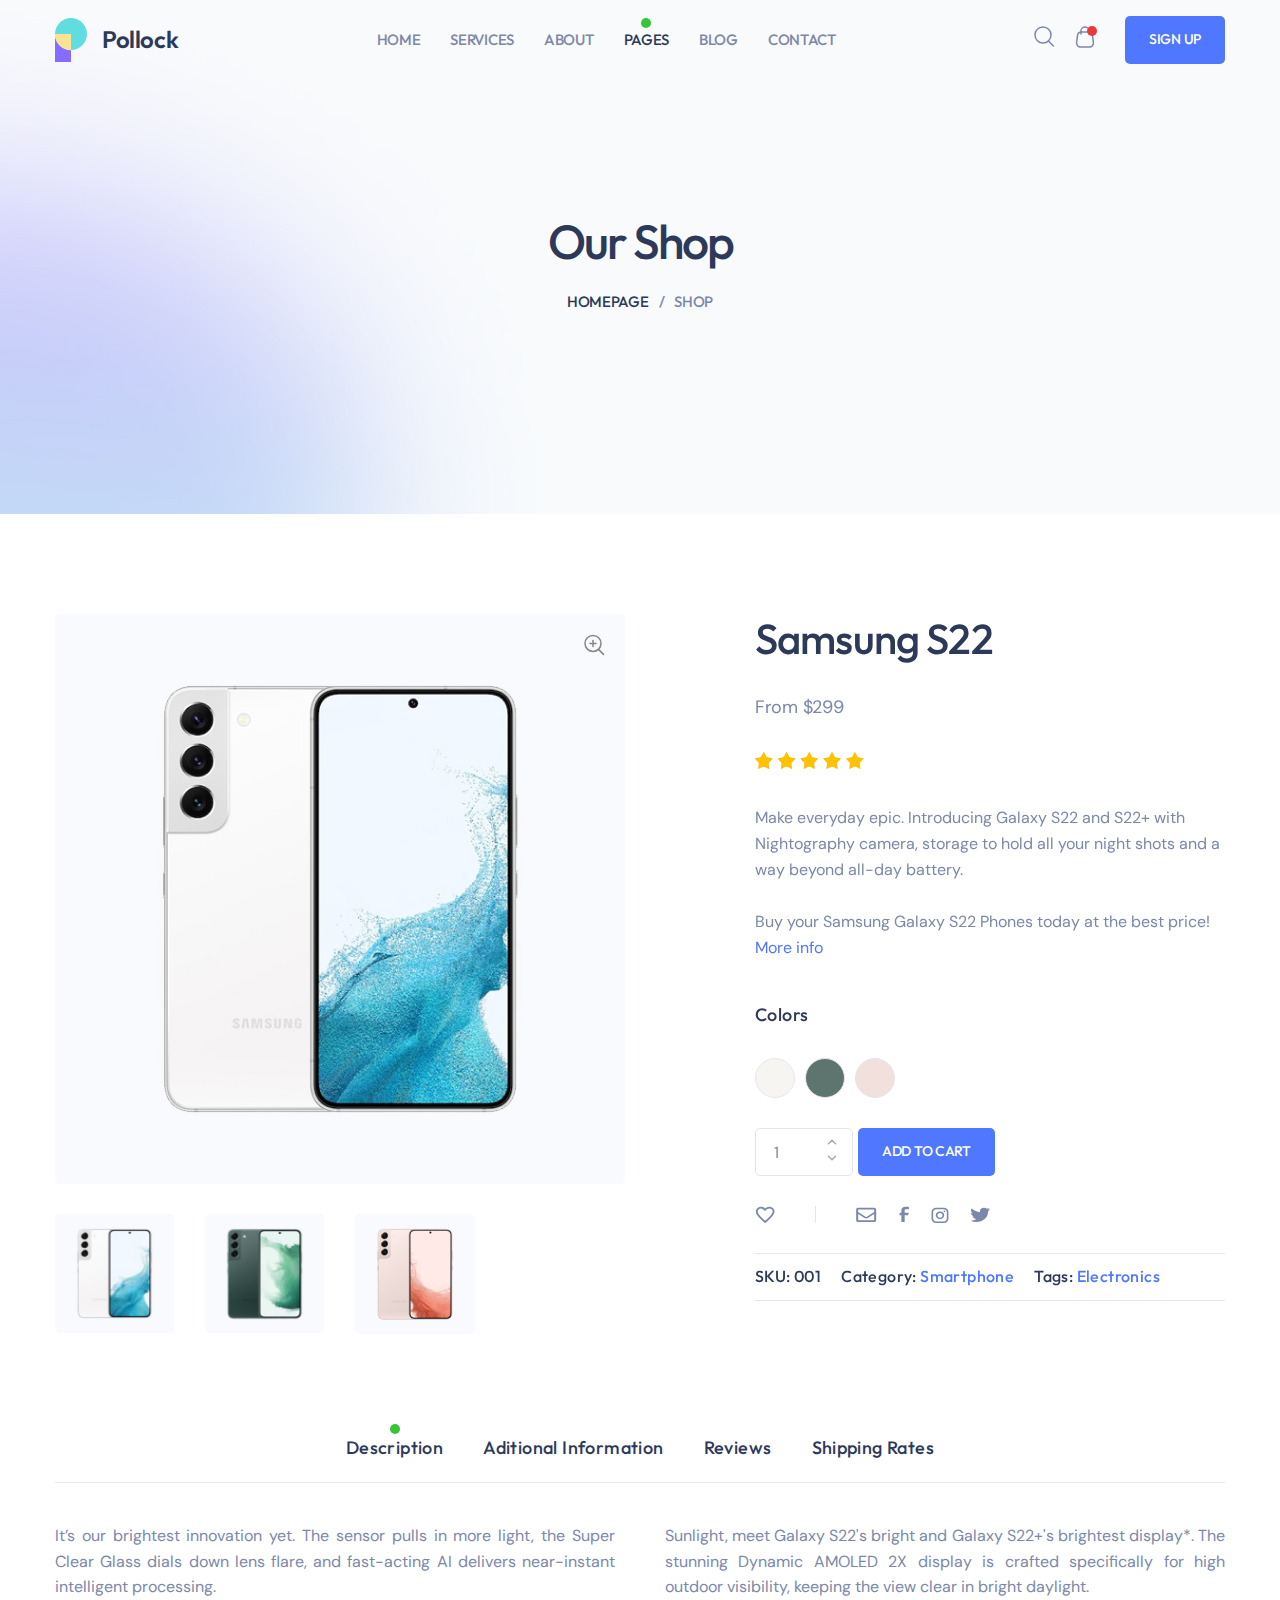
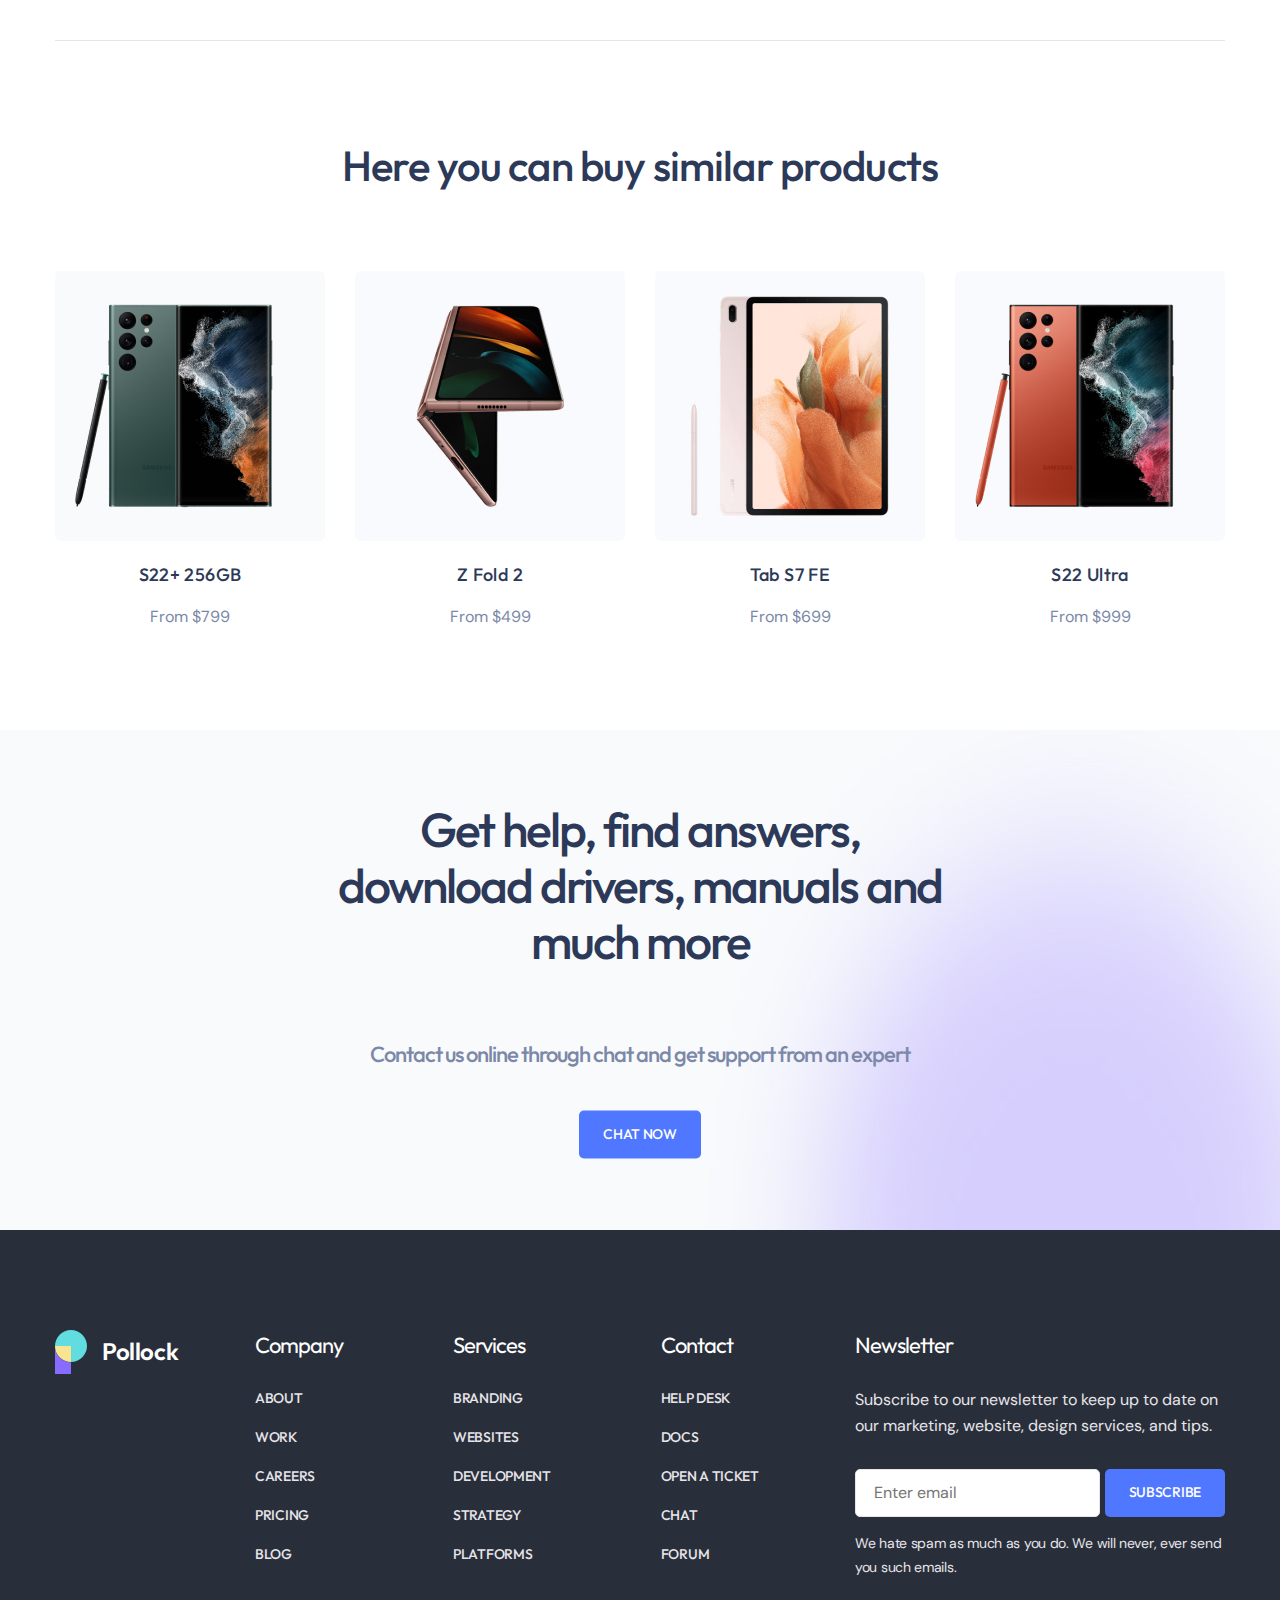
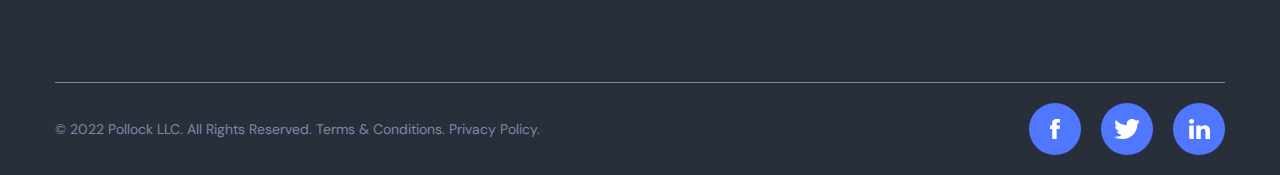
<file: page-detail.html>
<!DOCTYPE html>
<html lang="en">
  <head>
    <meta charset="UTF-8" />
    <meta name="viewport" content="width=device-width, initial-scale=1.0" />
    <title>page</title>
    <link rel="stylesheet" href="./src/scss/style.css" />
  </head>
  <body>
    <header>
      <div class="header">
        <div class="container">
          <div class="header__top">
            <a href="#" class="logo">
              <svg
                xmlns="http://www.w3.org/2000/svg"
                width="32"
                height="44"
                viewBox="0 0 32 44"
                fill="none"
              >
                <g clip-path="url(#clip0_312_1142)">
                  <path
                    d="M32 16C32 11.7565 30.3143 7.68687 27.3137 4.68629C24.3131 1.68571 20.2435 0 16 0C11.7565 0 7.68687 1.68571 4.68629 4.68629C1.68571 7.68687 0 11.7565 0 16C0 16.2133 3.91006e-07 16.4267 0.0170671 16.64V16H16.0171V32C20.2576 31.9955 24.3229 30.3078 27.3197 27.3077C30.3166 24.3076 32 20.2405 32 16Z"
                    fill="#61DCDF"
                  />
                  <path
                    d="M0 17V44H16V32.3071H15.9872C11.8545 32.3071 7.88218 30.7135 4.90207 27.8602C1.92197 25.0069 0.165306 21.1151 0 17Z"
                    fill="#886CFF"
                  />
                  <path
                    d="M0 16V16.64C0.165262 20.7693 1.92146 24.6746 4.90077 27.5378C7.88007 30.401 11.8514 32 15.9829 32H16V16H0Z"
                    fill="#F9E492"
                  />
                </g>
                <defs>
                  <clipPath id="clip0_312_1142">
                    <rect width="32" height="44" />
                  </clipPath>
                </defs>
              </svg>
              <h2 class="logo__text">Pollock</h2>
            </a>
            <ul class="header__menu">
              <li class="header__nav">
                <a href="index.html">Home</a>
              </li>
              <li class="header__nav">
                <a href="service.html">Services</a>
              </li>
              <li class="header__nav">
                <a href="about.html">About</a>
              </li>
              <li class="header__nav active">
                <a href="page.html">Pages</a>
              </li>
              <li class="header__nav">
                <a href="blog.html">Blog</a>
              </li>
              <li class="header__nav">
                <a href="contact.html">Contact</a>
              </li>
            </ul>
            <div class="header__right">
              <div class="header__feature">
                <div class="header__search">
                  <svg
                    width="21"
                    height="21"
                    viewBox="0 0 21 21"
                    fill="none"
                    xmlns="http://www.w3.org/2000/svg"
                  >
                    <g id="Search">
                      <circle
                        id="Ellipse"
                        cx="9"
                        cy="9"
                        r="8"
                        stroke="#7B88A8"
                        stroke-width="1.5"
                        stroke-linecap="round"
                        stroke-linejoin="round"
                      />
                      <path
                        id="Line"
                        d="M14.5 14.958L19.5 19.958"
                        stroke="#7B88A8"
                        stroke-width="1.5"
                        stroke-linecap="round"
                        stroke-linejoin="round"
                      />
                    </g>
                  </svg>
                </div>
                <div class="header__cart active">
                  <svg
                    width="20"
                    height="22"
                    viewBox="0 0 20 22"
                    fill="none"
                    xmlns="http://www.w3.org/2000/svg"
                  >
                    <g id="Bag 2">
                      <path
                        id="Rectangle 2"
                        d="M2.53715 9.47134C2.80212 7.48412 4.49726 6 6.50207 6H13.4979C15.5027 6 17.1979 7.48412 17.4628 9.47135L18.3962 16.4713C18.7159 18.8693 16.8504 21 14.4313 21H5.56873C3.14958 21 1.2841 18.8693 1.60382 16.4713L2.53715 9.47134Z"
                        stroke="#7B88A8"
                        stroke-width="1.5"
                      />
                      <path
                        id="Rectangle 4"
                        d="M14 8V5C14 2.79086 12.2091 1 10 1V1C7.79086 1 6 2.79086 6 5L6 8"
                        stroke="#7B88A8"
                        stroke-width="1.5"
                        stroke-linecap="round"
                      />
                    </g>
                  </svg>
                </div>
              </div>
              <div class="button button--blue">Sign Up</div>
            </div>
            <div class="header__bar">
              <div class="bar bar--1"></div>
              <div class="bar bar--2"></div>
              <div class="bar bar--3"></div>
            </div>
            <div class="header__overlay">
              <ul>
                <li>
                  <a href="index.html">Home</a>
                </li>
                <li>
                  <a href="service.html">Services</a>
                </li>
                <li>
                  <a href="about.html">About</a>
                </li>
                <li>
                  <a href="page.html">Pages</a>
                </li>
                <li>
                  <a href="blog.html">Blog</a>
                </li>
                <li>
                  <a href="contact.html">Contact</a>
                </li>
              </ul>
              <div class="overlay__button">
                <div class="header__search">
                  <svg
                    width="21"
                    height="21"
                    viewBox="0 0 21 21"
                    fill="none"
                    xmlns="http://www.w3.org/2000/svg"
                  >
                    <g id="Search">
                      <circle
                        id="Ellipse"
                        cx="9"
                        cy="9"
                        r="8"
                        stroke="#7B88A8"
                        stroke-width="1.5"
                        stroke-linecap="round"
                        stroke-linejoin="round"
                      />
                      <path
                        id="Line"
                        d="M14.5 14.958L19.5 19.958"
                        stroke="#7B88A8"
                        stroke-width="1.5"
                        stroke-linecap="round"
                        stroke-linejoin="round"
                      />
                    </g>
                  </svg>
                </div>
                <div class="header__cart active">
                  <svg
                    width="20"
                    height="22"
                    viewBox="0 0 20 22"
                    fill="none"
                    xmlns="http://www.w3.org/2000/svg"
                  >
                    <g id="Bag 2">
                      <path
                        id="Rectangle 2"
                        d="M2.53715 9.47134C2.80212 7.48412 4.49726 6 6.50207 6H13.4979C15.5027 6 17.1979 7.48412 17.4628 9.47135L18.3962 16.4713C18.7159 18.8693 16.8504 21 14.4313 21H5.56873C3.14958 21 1.2841 18.8693 1.60382 16.4713L2.53715 9.47134Z"
                        stroke="#7B88A8"
                        stroke-width="1.5"
                      />
                      <path
                        id="Rectangle 4"
                        d="M14 8V5C14 2.79086 12.2091 1 10 1V1C7.79086 1 6 2.79086 6 5L6 8"
                        stroke="#7B88A8"
                        stroke-width="1.5"
                        stroke-linecap="round"
                      />
                    </g>
                  </svg>
                </div>
                <button class="button button--blue">Sign up</button>
              </div>
            </div>
          </div>
          <div class="header__name-page">
            <h1 class="header__tilte-top">Our Shop</h1>
            <div class="header__title-bottom">
              <span>homepage</span><span>/</span><span>shop</span>
            </div>
          </div>
        </div>
      </div>
    </header>
    <div class="main">
      <section class="page-section">
        <div class="container">
          <div class="row">
            <div
              class="col"
              style="--col-xl: 6; --col-lg: 6; --col-md: 12; --col-sm: 12"
            >
              <div class="product">
                <div class="row">
                  <div
                    class="col"
                    style="
                      --col-xl: 12;
                      --col-lg: 12;
                      --col-md: 12;
                      --col-sm: 12;
                    "
                  >
                    <div class="product__img">
                      <img
                        src="./assets/images/product-lg.jpg"
                        alt="product-img"
                      />
                      <svg
                        class="product__zoom"
                        xmlns="http://www.w3.org/2000/svg"
                        width="21"
                        height="22"
                        viewBox="0 0 21 22"
                        fill="none"
                      >
                        <ellipse
                          cx="9"
                          cy="9.47288"
                          rx="8"
                          ry="7.96604"
                          stroke="#888682"
                          stroke-width="1.5"
                          stroke-linecap="round"
                          stroke-linejoin="round"
                        />
                        <path
                          d="M6 9.47266H12"
                          stroke="#888682"
                          stroke-width="1.5"
                          stroke-linecap="round"
                          stroke-linejoin="round"
                        />
                        <path
                          d="M9 6.48543L9 12.46"
                          stroke="#888682"
                          stroke-width="1.5"
                          stroke-linecap="round"
                          stroke-linejoin="round"
                        />
                        <path
                          d="M14.5 15.4052L19.5 20.3841"
                          stroke="#888682"
                          stroke-width="1.5"
                          stroke-linecap="round"
                          stroke-linejoin="round"
                        />
                      </svg>
                    </div>
                  </div>
                  <div
                    class="col"
                    style="--col-xl: 3; --col-lg: 3; --col-md: 3; --col-sm: 3"
                  >
                    <div class="product__img">
                      <img
                        src="./assets/images/product-sm1.jpg"
                        alt="product-img"
                      />
                    </div>
                  </div>
                  <div
                    class="col"
                    style="--col-xl: 3; --col-lg: 3; --col-md: 3; --col-sm: 3"
                  >
                    <div class="product__img">
                      <img
                        src="./assets/images/product-sm2.png"
                        alt="product-img"
                      />
                    </div>
                  </div>
                  <div
                    class="col"
                    style="--col-xl: 3; --col-lg: 3; --col-md: 3; --col-sm: 3"
                  >
                    <div class="product__img">
                      <img
                        src="./assets/images/product-sm3.png"
                        alt="product-img"
                      />
                    </div>
                  </div>
                </div>
              </div>
            </div>
            <div
              class="col"
              style="--col-xl: 1; --col-lg: 1; --col-md: 0; --col-sm: 0"
            ></div>
            <div
              class="col"
              style="--col-xl: 5; --col-lg: 5; --col-md: 12; --col-sm: 12"
            >
              <div class="product-detail">
                <h1 class="product-detail__title">Samsung S22</h1>
                <div class="product-detail__price">From $299</div>
                <div class="product-detail__rate">
                  <svg
                    xmlns="http://www.w3.org/2000/svg"
                    width="109"
                    height="17"
                    viewBox="0 0 109 17"
                    fill="none"
                  >
                    <path
                      d="M14.2146 16.3433C14.2146 16.8718 13.9545 17.1067 13.4778 16.8718L9.54824 14.8604C9.2744 14.7409 8.97949 14.6792 8.68145 14.6792C8.3834 14.6792 8.08847 14.7409 7.81463 14.8604L3.87066 16.8424C3.39391 17.0773 3.06163 16.8424 3.14831 16.3139L3.81286 11.9094C3.8437 11.6091 3.81344 11.3056 3.72397 11.0177C3.6345 10.7297 3.48773 10.4636 3.29277 10.2357L0.215614 7.03516C-0.160004 6.63876 -0.0300008 6.25704 0.490084 6.16895L4.82413 5.44955C5.12268 5.39162 5.40579 5.27008 5.65479 5.09294C5.9038 4.91581 6.11305 4.68709 6.26881 4.42184L8.33471 0.457826C8.58031 -0.0119837 8.97038 -0.0119837 9.21597 0.457826L11.2385 4.43653C11.3935 4.7039 11.6023 4.93498 11.8512 5.11462C12.1002 5.29426 12.3837 5.41841 12.6832 5.47892L17.0172 6.24236C17.5373 6.33045 17.6674 6.72685 17.2917 7.10857L14.1857 10.2798C13.991 10.5083 13.8434 10.7741 13.7516 11.0616C13.6598 11.3491 13.6256 11.6524 13.6511 11.9535L14.2146 16.3433Z"
                      fill="#FFC200"
                    />
                    <path
                      style="mix-blend-mode: multiply"
                      opacity="0.5"
                      d="M8.73923 0.281746C8.82591 0.281746 8.92702 0.369835 8.99926 0.516651L11.0218 4.49535C11.1862 4.7871 11.4085 5.04089 11.6746 5.24057C11.9408 5.44025 12.2449 5.58146 12.5676 5.6552L16.9017 6.41864C17.0606 6.41864 17.1762 6.50673 17.2051 6.58014C17.2069 6.64312 17.1933 6.70558 17.1656 6.76194C17.1378 6.8183 17.0968 6.8668 17.0461 6.90313L13.9545 10.089C13.7305 10.3363 13.5606 10.629 13.456 10.9479C13.3514 11.2667 13.3145 11.6045 13.3478 11.9389L13.9834 16.3434C14.0187 16.4481 14.0187 16.5617 13.9834 16.6664C13.963 16.6757 13.9408 16.6805 13.9184 16.6805C13.896 16.6805 13.8738 16.6757 13.8534 16.6664C13.7724 16.6838 13.6888 16.6838 13.6078 16.6664L9.67826 14.6403C9.3703 14.4972 9.03443 14.4269 8.69589 14.4348C8.37158 14.43 8.05045 14.5003 7.75683 14.6403L3.76952 16.681C3.6887 16.6999 3.60474 16.6999 3.52392 16.681C3.5057 16.6891 3.48603 16.6933 3.46615 16.6933C3.44626 16.6933 3.42657 16.6891 3.40835 16.681C3.38411 16.6308 3.37151 16.5755 3.37151 16.5195C3.37151 16.4636 3.38411 16.4083 3.40835 16.3581L4.07291 11.9536C4.10641 11.6215 4.07239 11.2859 3.97299 10.9677C3.87358 10.6495 3.71089 10.3554 3.49503 10.1037L0.417868 6.88845C0.302294 6.77099 0.244498 6.65354 0.273391 6.56545C0.302285 6.47736 0.403422 6.43332 0.576784 6.40396L4.91083 5.68456C5.23399 5.61188 5.53911 5.4728 5.80743 5.27587C6.07575 5.07893 6.30157 4.82831 6.47107 4.5394L8.52253 0.575378C8.59477 0.428563 8.69589 0.340474 8.76813 0.340474L8.73923 0.281746ZM8.76813 0.120248C8.67052 0.131395 8.578 0.170406 8.5013 0.232764C8.4246 0.295121 8.36684 0.378275 8.33472 0.472605L6.26881 4.43663C6.11305 4.70187 5.9038 4.93059 5.6548 5.10773C5.40579 5.28486 5.12268 5.4064 4.82413 5.46434L0.490085 6.18373C-0.0300008 6.27182 -0.160004 6.65354 0.215614 7.04994L3.29277 10.2505C3.48773 10.4784 3.63451 10.7445 3.72397 11.0324C3.81344 11.3204 3.8437 11.6239 3.81286 11.9242L3.14832 16.3287C3.14832 16.7104 3.24944 16.9453 3.52392 16.9453C3.64427 16.9407 3.76236 16.9107 3.87066 16.8572L7.81463 14.8752C8.08296 14.7548 8.3737 14.6947 8.66699 14.699C8.97147 14.6908 9.27353 14.7562 9.54824 14.8899L13.4778 16.9013C13.5861 16.9548 13.7042 16.9848 13.8245 16.9894C14.099 16.9894 14.2579 16.7691 14.2146 16.3727L13.5789 11.9683C13.5534 11.6671 13.5876 11.3639 13.6794 11.0764C13.7712 10.7889 13.9188 10.5231 14.1134 10.2946L17.2484 7.06463C17.624 6.68291 17.494 6.2865 16.9739 6.19841L12.6399 5.43497C12.3404 5.37446 12.0569 5.25032 11.8079 5.07068C11.5589 4.89104 11.3501 4.65996 11.1952 4.39258L9.17264 0.41388C9.13947 0.317448 9.07953 0.232848 9.00005 0.170315C8.92057 0.107781 8.82496 0.0699926 8.72479 0.0615234L8.76813 0.120248Z"
                      fill="url(#paint0_radial_301_4649)"
                    />
                    <path
                      d="M36.9837 16.3434C37.056 16.8719 36.7381 17.1068 36.2614 16.8719L32.3319 14.8605C32.058 14.741 31.7631 14.6793 31.465 14.6793C31.167 14.6793 30.8721 14.741 30.5982 14.8605L26.6398 16.8279C26.1631 17.0628 25.8452 16.8279 25.9319 16.2993L26.5965 11.8949C26.6455 11.2893 26.4588 10.6883 26.0764 10.2212L23.0281 6.99122C22.6525 6.59482 22.7825 6.21309 23.3026 6.12501L27.6366 5.40561C27.9346 5.34593 28.217 5.22369 28.4657 5.04672C28.7145 4.86975 28.9242 4.64195 29.0813 4.3779L31.1328 0.413881C31.3784 -0.055929 31.7829 -0.055929 32.0285 0.413881L34.051 4.39258C34.2045 4.66117 34.4129 4.89319 34.6621 5.07301C34.9113 5.25282 35.1956 5.37625 35.4957 5.43497L39.8298 6.19841C40.3498 6.2865 40.4654 6.68291 40.1042 7.06463L36.9982 10.2358C36.8016 10.4636 36.6519 10.729 36.5576 11.0164C36.4633 11.3038 36.4265 11.6075 36.4492 11.9095L36.9837 16.3434Z"
                      fill="#FFC200"
                    />
                    <path
                      style="mix-blend-mode: multiply"
                      opacity="0.5"
                      d="M31.5201 0.281713C31.6068 0.281713 31.6934 0.369802 31.7801 0.516617L33.7882 4.49532C33.9526 4.78707 34.1749 5.04086 34.441 5.24054C34.7072 5.44022 35.0113 5.58142 35.334 5.65516L39.6681 6.4186C39.8414 6.4186 39.9426 6.50669 39.9715 6.5801C40.0003 6.65351 39.9715 6.78564 39.827 6.90309L36.7209 10.089C36.5018 10.339 36.336 10.6325 36.234 10.9509C36.1321 11.2692 36.0962 11.6057 36.1286 11.9389L36.7498 16.3433C36.7741 16.3936 36.7867 16.4488 36.7867 16.5048C36.7867 16.5608 36.7741 16.6161 36.7498 16.6663C36.7316 16.6744 36.7119 16.6786 36.692 16.6786C36.6722 16.6786 36.6525 16.6744 36.6342 16.6663C36.5534 16.6852 36.4695 16.6852 36.3886 16.6663L32.4447 14.6403C32.1413 14.4988 31.8105 14.4286 31.4767 14.4347C31.1476 14.4283 30.8214 14.4986 30.5232 14.6403L26.5504 16.681C26.4694 16.6984 26.3857 16.6984 26.3048 16.681C26.2843 16.6903 26.2622 16.6951 26.2398 16.6951C26.2174 16.6951 26.1952 16.6903 26.1747 16.681C26.1395 16.5763 26.1395 16.4627 26.1747 16.358L26.8537 11.9536C26.8853 11.6204 26.849 11.2842 26.7471 10.9659C26.6452 10.6477 26.4799 10.3542 26.2614 10.1037L23.1843 6.88841C23.0687 6.77096 23.0109 6.65351 23.0398 6.56542C23.0687 6.47733 23.1843 6.43328 23.3432 6.40392L27.6772 5.68453C28.001 5.6135 28.3068 5.47508 28.5753 5.27799C28.8439 5.08089 29.0693 4.8294 29.2375 4.53936L31.26 0.531299C31.3467 0.384484 31.4334 0.296395 31.5201 0.296395V0.281713ZM31.5201 0.0761719C31.3612 0.0761719 31.2023 0.193624 31.0722 0.428529L29.0208 4.39255C28.8636 4.6566 28.654 4.8844 28.4052 5.06137C28.1564 5.23834 27.874 5.36057 27.5761 5.42026L23.242 6.13965C22.722 6.22774 22.5919 6.60946 22.9676 7.00587L26.0447 10.2064C26.4271 10.6736 26.6138 11.2746 26.5648 11.8801L25.9003 16.2846C25.9003 16.6663 26.0014 16.9012 26.2759 16.9012C26.3918 16.8978 26.5054 16.8677 26.6081 16.8131L30.5666 14.8311C30.8345 14.7094 31.1255 14.6492 31.4189 14.655C31.7234 14.6467 32.0255 14.7121 32.3002 14.8458L36.2297 16.8572C36.338 16.9107 36.4561 16.9407 36.5765 16.9453C36.851 16.9453 37.0099 16.7251 36.9521 16.3287L36.3164 11.9242C36.2937 11.6221 36.3305 11.3185 36.4248 11.0311C36.5191 10.7437 36.6689 10.4783 36.8654 10.2505L39.9715 7.07927C40.3326 6.69755 40.217 6.30115 39.697 6.21306L35.3629 5.44962C35.0628 5.3909 34.7786 5.26747 34.5293 5.08766C34.2801 4.90784 34.0717 4.67582 33.9182 4.40723L31.8957 0.428529C31.7657 0.193624 31.6068 0.0761719 31.4478 0.0761719H31.5201Z"
                      fill="url(#paint1_radial_301_4649)"
                    />
                    <path
                      d="M59.7653 16.3433C59.7653 16.8718 59.5053 17.1067 59.043 16.8718L55.099 14.8604C54.8278 14.7404 54.5352 14.6784 54.2394 14.6784C53.9437 14.6784 53.651 14.7404 53.3799 14.8604L49.4214 16.8424C48.9447 17.0773 48.6124 16.8424 48.6991 16.3139L49.3636 11.9094C49.3945 11.6091 49.3642 11.3056 49.2748 11.0177C49.1853 10.7297 49.0385 10.4636 48.8436 10.2357L45.7664 7.03516C45.3908 6.63876 45.5208 6.25704 46.0409 6.16895L50.3749 5.44955C50.6722 5.38818 50.9539 5.26526 51.2025 5.08846C51.451 4.91165 51.6611 4.68473 51.8196 4.42184L53.8711 0.457826C54.1167 -0.0119837 54.5212 -0.0119837 54.7523 0.457826L56.7749 4.43653C56.9298 4.7039 57.1386 4.93498 57.3876 5.11462C57.6366 5.29426 57.9201 5.41841 58.2195 5.47892L62.5536 6.24236C63.0737 6.33045 63.2037 6.72685 62.8281 7.10857L59.722 10.2798C59.3358 10.7455 59.144 11.3461 59.1875 11.9535L59.7653 16.3433Z"
                      fill="#FFC200"
                    />
                    <path
                      style="mix-blend-mode: multiply"
                      opacity="0.5"
                      d="M54.3037 0.281746C54.3037 0.281746 54.4771 0.369835 54.5493 0.516651L56.5718 4.49535C56.7362 4.7871 56.9585 5.04089 57.2246 5.24057C57.4908 5.44025 57.7949 5.58146 58.1176 5.6552L62.4517 6.41864C62.6106 6.41864 62.7262 6.50673 62.7551 6.58014C62.7569 6.64312 62.7433 6.70558 62.7156 6.76194C62.6878 6.8183 62.6468 6.8668 62.5961 6.90313L59.5045 10.089C59.2805 10.3363 59.1106 10.629 59.006 10.9479C58.9014 11.2667 58.8645 11.6045 58.8978 11.9389L59.5334 16.3434C59.5687 16.4481 59.5687 16.5617 59.5334 16.6664C59.513 16.6757 59.4908 16.6805 59.4684 16.6805C59.446 16.6805 59.4238 16.6757 59.4034 16.6664C59.3224 16.6838 59.2388 16.6838 59.1578 16.6664L55.2283 14.6403C54.9249 14.4989 54.5941 14.4286 54.2603 14.4348C53.9312 14.4283 53.605 14.4986 53.3069 14.6403L49.3195 16.681C49.2387 16.6999 49.1547 16.6999 49.0739 16.681C49.0557 16.6891 49.036 16.6933 49.0162 16.6933C48.9963 16.6933 48.9766 16.6891 48.9584 16.681C48.9341 16.6308 48.9215 16.5755 48.9215 16.5195C48.9215 16.4636 48.9341 16.4083 48.9584 16.3581L49.6229 11.9536C49.66 11.6213 49.6277 11.2848 49.5281 10.966C49.4285 10.6473 49.2639 10.3534 49.045 10.1037L45.9679 6.88845C45.8523 6.771 45.7945 6.65354 45.8234 6.56545C45.8523 6.47737 45.9534 6.43332 46.1268 6.40396L50.4608 5.68456C50.784 5.61188 51.0891 5.4728 51.3574 5.27587C51.6258 5.07893 51.8516 4.82831 52.0211 4.5394L54.0725 0.575379C54.1448 0.428563 54.2459 0.340474 54.3326 0.340474L54.3037 0.281746ZM54.3326 0.120248C54.2324 0.128717 54.1368 0.166505 54.0573 0.229039C53.9778 0.291573 53.9179 0.376173 53.8847 0.472605L51.8333 4.43663C51.6748 4.69952 51.4647 4.92643 51.2162 5.10323C50.9676 5.28004 50.6859 5.40296 50.3886 5.46434L46.0546 6.18373C45.5345 6.27182 45.4044 6.65354 45.7801 7.04994L48.8572 10.2505C49.0522 10.4784 49.199 10.7445 49.2884 11.0324C49.3779 11.3204 49.4082 11.6239 49.3773 11.9242L48.7128 16.3287C48.7128 16.7104 48.8139 16.9453 49.0884 16.9453C49.2087 16.9407 49.3268 16.9107 49.4351 16.8572L53.3646 14.8459C53.6321 14.7227 53.9234 14.6624 54.217 14.6697C54.5167 14.6632 54.8136 14.7286 55.0838 14.8605L59.0278 16.8719C59.1306 16.9265 59.2442 16.9566 59.3601 16.96C59.6345 16.96 59.7935 16.7398 59.7501 16.3434L59.1145 11.9389C59.071 11.3315 59.2628 10.7309 59.649 10.2652L62.7551 7.09399C63.1307 6.71227 63.0007 6.31587 62.4806 6.22778L58.1465 5.46434C57.847 5.40383 57.5635 5.27968 57.3146 5.10004C57.0656 4.9204 56.8568 4.68932 56.7018 4.42195L54.8093 0.41388C54.7772 0.31955 54.7194 0.236394 54.6427 0.174036C54.566 0.111679 54.4735 0.0726698 54.3759 0.0615234L54.3326 0.120248Z"
                      fill="url(#paint2_radial_301_4649)"
                    />
                    <path
                      d="M82.5345 16.3433C82.6067 16.8718 82.2889 17.1067 81.8122 16.8718L77.926 14.8605C77.6521 14.7409 77.3572 14.6792 77.0591 14.6792C76.7611 14.6792 76.4662 14.7409 76.1923 14.8605L72.1472 16.8278C71.6705 17.0627 71.3526 16.8278 71.4393 16.2993L72.1039 11.8948C72.1314 11.5947 72.0995 11.292 72.0102 11.0046C71.9209 10.7171 71.7759 10.4508 71.5838 10.2211L68.5066 7.02051C68.131 6.62411 68.261 6.24239 68.7811 6.1543L73.1152 5.43491C73.4131 5.37522 73.6955 5.25298 73.9442 5.07602C74.193 4.89905 74.4027 4.67125 74.5598 4.4072L76.6113 0.443178C76.8569 -0.0266321 77.2614 -0.0266321 77.507 0.443178L79.5295 4.42188C79.6845 4.68926 79.8933 4.92034 80.1423 5.09998C80.3912 5.27962 80.6748 5.40376 80.9742 5.46427L85.3083 6.22771C85.8284 6.3158 85.9439 6.7122 85.5828 7.09392L82.4767 10.2651C82.2802 10.4929 82.1304 10.7583 82.0361 11.0457C81.9418 11.3331 81.905 11.6368 81.9277 11.9388L82.5345 16.3433Z"
                      fill="#FFC200"
                    />
                    <path
                      style="mix-blend-mode: multiply"
                      opacity="0.5"
                      d="M77.0717 0.282592C77.1584 0.282592 77.245 0.370681 77.3317 0.517497L79.3687 4.4962C79.536 4.7884 79.761 5.04227 80.0295 5.24187C80.298 5.44147 80.6043 5.58248 80.929 5.65604L85.263 6.41948C85.4364 6.41948 85.5375 6.50757 85.5664 6.58098C85.5953 6.65439 85.5664 6.78652 85.4219 6.90398L82.2581 10.0899C82.0389 10.3399 81.8731 10.6333 81.7712 10.9517C81.6692 11.2701 81.6333 11.6065 81.6658 11.9398L82.287 16.3442C82.3112 16.3945 82.3238 16.4497 82.3238 16.5057C82.3238 16.5617 82.3112 16.6169 82.287 16.6672C82.2688 16.6753 82.2491 16.6795 82.2292 16.6795C82.2093 16.6795 82.1896 16.6753 82.1714 16.6672C82.0906 16.6861 82.0066 16.6861 81.9258 16.6672L77.924 14.6558C77.6213 14.5204 77.2941 14.4504 76.9633 14.4504C76.6325 14.4504 76.3053 14.5204 76.0026 14.6558L72.1453 16.6819C72.0643 16.6993 71.9807 16.6993 71.8997 16.6819C71.8793 16.6912 71.8571 16.696 71.8347 16.696C71.8123 16.696 71.7901 16.6912 71.7697 16.6819C71.7345 16.5772 71.7345 16.4636 71.7697 16.3589L72.4487 11.9544C72.4802 11.6213 72.4439 11.2851 72.342 10.9668C72.2401 10.6486 72.0748 10.355 71.8564 10.1046L68.7792 6.88929C68.7321 6.85056 68.6945 6.8012 68.6694 6.74514C68.6443 6.68907 68.6325 6.62784 68.6347 6.5663C68.6347 6.49289 68.7792 6.43417 68.9381 6.4048L73.2722 5.68541C73.594 5.6142 73.8977 5.47559 74.1638 5.27842C74.43 5.08124 74.6528 4.82983 74.818 4.54024L76.8694 0.576224C76.9561 0.429409 77.0428 0.341319 77.1295 0.341319L77.0717 0.282592ZM77.1295 0.121094C76.9705 0.121094 76.8116 0.238546 76.6816 0.473451L74.6302 4.43747C74.473 4.70153 74.2633 4.92933 74.0146 5.10629C73.7658 5.28326 73.4834 5.4055 73.1855 5.46518L68.8514 6.18458C68.3313 6.27267 68.2013 6.65439 68.5769 7.05079L71.6541 10.2514C71.8462 10.481 71.9912 10.7474 72.0805 11.0348C72.1698 11.3223 72.2017 11.6249 72.1742 11.9251L71.5096 16.3295C71.5096 16.7113 71.6108 16.9462 71.8853 16.9462C72.0012 16.9427 72.1148 16.9126 72.2175 16.8581L76.176 14.8761C76.4439 14.7543 76.7349 14.6941 77.0283 14.6999C77.3328 14.6916 77.6349 14.757 77.9096 14.8907L81.8391 16.9021C81.9474 16.9556 82.0655 16.9856 82.1858 16.9902C82.4603 16.9902 82.6193 16.77 82.5615 16.3736L81.9258 11.9691C81.9031 11.667 81.9399 11.3634 82.0342 11.076C82.1285 10.7886 82.2782 10.5232 82.4748 10.2954L85.5809 7.1242C85.942 6.74248 85.8264 6.34608 85.3064 6.25799L80.9723 5.49454C80.6728 5.43403 80.3893 5.30989 80.1403 5.13025C79.8914 4.95061 79.6826 4.71953 79.5276 4.45216L77.5051 0.473451C77.3751 0.238546 77.2161 0.121094 77.0572 0.121094H77.1295Z"
                      fill="url(#paint3_radial_301_4649)"
                    />
                    <path
                      d="M105.373 16.3433C105.373 16.8718 105.113 17.1067 104.651 16.8718L100.707 14.8605C100.436 14.7404 100.143 14.6785 99.8476 14.6785C99.5518 14.6785 99.2592 14.7404 98.988 14.8605L94.9718 16.8278C94.495 17.0627 94.1772 16.8278 94.2494 16.2993L94.9284 11.8948C94.9539 11.5937 94.9198 11.2904 94.828 11.0029C94.7362 10.7155 94.5885 10.4496 94.3939 10.2211L91.3167 7.02051C90.9556 6.62411 91.0711 6.24239 91.5912 6.1543L95.9253 5.43491C96.2232 5.37522 96.5056 5.25298 96.7544 5.07602C97.0031 4.89905 97.2128 4.67125 97.37 4.4072L99.4214 0.443178C99.667 -0.0266321 100.072 -0.0266321 100.303 0.443178L102.325 4.42188C102.48 4.68926 102.689 4.92034 102.938 5.09998C103.187 5.27962 103.47 5.40376 103.77 5.46427L108.104 6.22771C108.638 6.3158 108.754 6.7122 108.378 7.09392L105.272 10.2651C104.886 10.7308 104.694 11.3314 104.738 11.9388L105.373 16.3433Z"
                      fill="#FFC200"
                    />
                    <path
                      style="mix-blend-mode: multiply"
                      opacity="0.5"
                      d="M99.8556 0.281746C99.8556 0.281746 100.029 0.369835 100.101 0.516651L102.124 4.49535C102.288 4.7871 102.51 5.04089 102.777 5.24057C103.043 5.44025 103.347 5.58146 103.67 5.6552L108.004 6.41864C108.163 6.41864 108.278 6.50673 108.307 6.58014C108.309 6.64168 108.297 6.70291 108.272 6.75897C108.247 6.81504 108.21 6.8644 108.162 6.90313L105.056 10.089C104.832 10.3363 104.663 10.629 104.558 10.9479C104.453 11.2667 104.416 11.6045 104.45 11.9389L105.085 16.3434C105.121 16.4481 105.121 16.5617 105.085 16.6664C105.065 16.6757 105.043 16.6805 105.02 16.6805C104.998 16.6805 104.976 16.6757 104.955 16.6664C104.874 16.6822 104.791 16.6822 104.71 16.6664L100.78 14.6403C100.477 14.4989 100.146 14.4286 99.8122 14.4348C99.4831 14.4283 99.1569 14.4986 98.8588 14.6403L94.8714 16.681C94.7906 16.6999 94.7067 16.6999 94.6258 16.681C94.6076 16.6891 94.5879 16.6933 94.5681 16.6933C94.5482 16.6933 94.5285 16.6891 94.5103 16.681C94.486 16.6308 94.4734 16.5755 94.4734 16.5195C94.4734 16.4636 94.486 16.4083 94.5103 16.3581L95.1748 11.9536C95.2119 11.6213 95.1796 11.2848 95.08 10.966C94.9804 10.6473 94.8158 10.3534 94.5969 10.1037L91.5198 6.88845C91.4042 6.77099 91.3464 6.65354 91.3753 6.56545C91.4042 6.47736 91.5198 6.43332 91.6787 6.40396L96.0127 5.68456C96.3359 5.61188 96.641 5.4728 96.9093 5.27587C97.1777 5.07893 97.4035 4.82831 97.573 4.5394L99.5955 0.531333C99.6678 0.384517 99.7689 0.296428 99.8556 0.296428V0.281746ZM99.8556 0.0762053C99.7554 0.0846744 99.6598 0.12246 99.5803 0.184994C99.5009 0.247528 99.4409 0.33213 99.4077 0.428562L97.3563 4.39258C97.1991 4.65663 96.9894 4.88443 96.7407 5.0614C96.4919 5.23837 96.2095 5.36061 95.9116 5.42029L91.5776 6.13969C91.0575 6.22778 90.9419 6.6095 91.3031 7.0059L94.3802 10.2065C94.5749 10.435 94.7225 10.7008 94.8143 10.9883C94.9061 11.2758 94.9403 11.5791 94.9148 11.8802L94.2358 16.2846C94.2358 16.6664 94.3369 16.9013 94.6114 16.9013C94.7317 16.8967 94.8498 16.8667 94.9581 16.8132L98.9165 14.8312C99.184 14.708 99.4753 14.6478 99.7689 14.655C100.069 14.6468 100.366 14.7123 100.636 14.8459L104.58 16.8572C104.682 16.9118 104.796 16.9419 104.912 16.9453C105.186 16.9453 105.36 16.7251 105.302 16.3287L104.666 11.9242C104.623 11.3168 104.815 10.7162 105.201 10.2505L108.264 7.06463C108.639 6.68291 108.524 6.2865 107.989 6.19841L103.655 5.43497C103.356 5.37446 103.072 5.25032 102.823 5.07068C102.574 4.89104 102.365 4.65996 102.21 4.39258L100.188 0.41388C100.156 0.31955 100.098 0.236394 100.021 0.174036C99.9446 0.111679 99.8521 0.0726698 99.7545 0.0615234L99.8556 0.0762053Z"
                      fill="#FFD365"
                    />
                    <defs>
                      <radialGradient
                        id="paint0_radial_301_4649"
                        cx="0"
                        cy="0"
                        r="1"
                        gradientUnits="userSpaceOnUse"
                        gradientTransform="translate(3093.75 600.323) scale(318.718 308.933)"
                      >
                        <stop offset="0.35" stop-color="#FFC200" />
                        <stop offset="0.51" stop-color="#FFBD07" />
                        <stop offset="0.72" stop-color="#FFAF19" />
                        <stop offset="0.98" stop-color="#FF9737" />
                        <stop offset="1" stop-color="#FF953A" />
                      </radialGradient>
                      <radialGradient
                        id="paint1_radial_301_4649"
                        cx="0"
                        cy="0"
                        r="1"
                        gradientUnits="userSpaceOnUse"
                        gradientTransform="translate(3385.12 598.255) scale(318.076 307.861)"
                      >
                        <stop offset="0.35" stop-color="#FFC200" />
                        <stop offset="0.51" stop-color="#FFBD07" />
                        <stop offset="0.72" stop-color="#FFAF19" />
                        <stop offset="0.98" stop-color="#FF9737" />
                        <stop offset="1" stop-color="#FF953A" />
                      </radialGradient>
                      <radialGradient
                        id="paint2_radial_301_4649"
                        cx="0"
                        cy="0"
                        r="1"
                        gradientUnits="userSpaceOnUse"
                        gradientTransform="translate(3677.89 599.281) scale(317.663 308.397)"
                      >
                        <stop offset="0.35" stop-color="#FFC200" />
                        <stop offset="0.51" stop-color="#FFBD07" />
                        <stop offset="0.72" stop-color="#FFAF19" />
                        <stop offset="0.98" stop-color="#FF9737" />
                        <stop offset="1" stop-color="#FF953A" />
                      </radialGradient>
                      <radialGradient
                        id="paint3_radial_301_4649"
                        cx="0"
                        cy="0"
                        r="1"
                        gradientUnits="userSpaceOnUse"
                        gradientTransform="translate(3980.26 598.3) scale(318.076 307.861)"
                      >
                        <stop offset="0.35" stop-color="#FFC200" />
                        <stop offset="0.51" stop-color="#FFBD07" />
                        <stop offset="0.72" stop-color="#FFAF19" />
                        <stop offset="0.98" stop-color="#FF9737" />
                        <stop offset="1" stop-color="#FF953A" />
                      </radialGradient>
                    </defs>
                  </svg>
                </div>
                <div class="product-detail__content">
                  <p>
                    Make everyday epic. Introducing Galaxy S22 and S22+ with
                    Nightography camera, storage to hold all your night shots
                    and a way beyond all-day battery.
                    <br /><br />
                    Buy your Samsung Galaxy S22 Phones today at the best price!
                  </p>
                  <a href="#">More info</a>
                </div>
                <div class="product-detail__colors">
                  <h3 class="product-detail__colors-text">Colors</h3>
                  <div class="product-detail__circles">
                    <div
                      class="product-detail__color product-detail__color--pink"
                    ></div>
                    <div
                      class="product-detail__color product-detail__color--green"
                    ></div>
                    <div
                      class="product-detail__color product-detail__color--pink2"
                    ></div>
                  </div>
                </div>
                <form class="input" action="">
                  <input
                    type="number"
                    class="input__box input__box--number"
                    value="1"
                    min="1"
                    max="9"
                  />
                  <button type="submit" class="button button--blue">
                    Add to Cart
                  </button>
                  <div class="spinner-button inc-button">
                    <svg
                      xmlns="http://www.w3.org/2000/svg"
                      width="15"
                      height="14"
                      viewBox="0 0 15 14"
                      fill="none"
                    >
                      <g opacity="0.7">
                        <path
                          d="M10.502 8.75L7.00195 5.25L3.50195 8.75"
                          stroke="#888682"
                          stroke-width="1.5"
                          stroke-linecap="round"
                          stroke-linejoin="round"
                        />
                      </g>
                    </svg>
                  </div>
                  <div class="spinner-button dec-button">
                    <svg
                      xmlns="http://www.w3.org/2000/svg"
                      width="15"
                      height="14"
                      viewBox="0 0 15 14"
                      fill="none"
                    >
                      <g opacity="0.7">
                        <path
                          d="M3.50195 5.25L7.00195 8.75L10.502 5.25"
                          stroke="#888682"
                          stroke-width="1.5"
                          stroke-linecap="round"
                          stroke-linejoin="round"
                        />
                      </g>
                    </svg>
                  </div>
                </form>
                <div class="product-detail__social">
                  <div class="product-detail__like">
                    <svg
                      width="20"
                      height="17"
                      viewBox="0 0 20 17"
                      fill="none"
                      xmlns="http://www.w3.org/2000/svg"
                    >
                      <path
                        fill-rule="evenodd"
                        clip-rule="evenodd"
                        d="M10.1799 2.52369C11.2578 1.41652 12.7679 0.765431 14.3663 0.71875C17.1921 0.71875 19.4829 2.86587 19.4829 5.51449C19.4829 8.65022 15.7638 12.0868 13.5333 14.148C13.3325 14.3335 13.1437 14.5079 12.9708 14.67L10.8498 16.658C10.719 16.7807 10.5417 16.8497 10.3567 16.8499H10.0032C9.8182 16.8497 9.64085 16.7807 9.51012 16.658L7.38904 14.67C7.21616 14.5079 7.0274 14.3335 6.82659 14.148C4.59605 12.0868 0.876953 8.65022 0.876953 5.51449C0.876953 2.86587 3.16775 0.71875 5.9936 0.71875C7.59194 0.765431 9.10206 1.41652 10.1799 2.52369ZM10.1807 14.8185L12.2273 12.9264C14.1158 11.1825 17.6231 7.92142 17.6231 5.51483C17.6231 4.70088 17.2762 3.92065 16.6595 3.34756C16.0429 2.77447 15.2075 2.45603 14.3391 2.463C12.8928 2.58885 11.5872 3.32756 10.7947 4.46849C10.7059 4.57721 10.5686 4.64154 10.4226 4.64288H10.0039C9.78656 4.64233 9.58123 4.54931 9.44574 4.39001C8.66578 3.29113 7.39669 2.58257 5.99433 2.463C4.19606 2.463 2.73828 3.82935 2.73828 5.51483C2.73828 7.92142 6.24551 11.1825 8.13402 12.9264L10.1807 14.8185Z"
                        fill="#7B88A8"
                      />
                    </svg>
                  </div>
                  <div class="product-detail__contact">
                    <svg
                      width="21"
                      height="16"
                      viewBox="0 0 21 16"
                      fill="none"
                      xmlns="http://www.w3.org/2000/svg"
                    >
                      <path
                        fill-rule="evenodd"
                        clip-rule="evenodd"
                        d="M18.1817 0.670898H2.1747C1.06965 0.670898 0.173828 1.47864 0.173828 2.47504V13.2999C0.173828 14.2963 1.06965 15.104 2.1747 15.104H18.1817C19.2867 15.104 20.1825 14.2963 20.1825 13.2999V2.47504C20.1825 1.47864 19.2867 0.670898 18.1817 0.670898ZM18.1808 2.47644V5.09244L10.8276 9.73809C10.4365 9.98281 9.91807 9.98281 9.52703 9.73809L2.17383 5.09244V2.47644H18.1808ZM2.17383 6.98535V13.2999H18.1808V6.98535L11.828 10.9906C10.8366 11.6154 9.51797 11.6154 8.52659 10.9906L2.17383 6.98535Z"
                        fill="#7B88A8"
                      />
                    </svg>
                    <svg
                      width="10"
                      height="17"
                      viewBox="0 0 10 17"
                      fill="none"
                      xmlns="http://www.w3.org/2000/svg"
                    >
                      <path
                        d="M9.43139 3.36929H6.60664C6.08661 3.36929 5.66505 3.7494 5.66505 4.21829V6.76531H9.43139C9.53849 6.76317 9.64005 6.80809 9.70372 6.88577C9.7674 6.96344 9.78522 7.06417 9.75153 7.15585L9.05476 9.02367C8.99055 9.1951 8.81288 9.31099 8.61221 9.31233H5.66505V15.6799C5.66505 15.9143 5.45427 16.1044 5.19426 16.1044H2.84029C2.58028 16.1044 2.3695 15.9143 2.3695 15.6799V9.31233H0.957121C0.697109 9.31233 0.486328 9.12228 0.486328 8.88783V7.18982C0.486328 6.95537 0.697109 6.76531 0.957121 6.76531H2.3695V4.21829C2.3695 2.34272 4.05575 0.822266 6.13584 0.822266H9.43139C9.69141 0.822266 9.90219 1.01232 9.90219 1.24677V2.94478C9.90219 3.17923 9.69141 3.36929 9.43139 3.36929Z"
                        fill="#7B88A8"
                      />
                    </svg>
                    <svg
                      width="18"
                      height="16"
                      viewBox="0 0 18 16"
                      fill="none"
                      xmlns="http://www.w3.org/2000/svg"
                    >
                      <path
                        fill-rule="evenodd"
                        clip-rule="evenodd"
                        d="M12.7406 0.670898H5.20793C2.60781 0.670898 0.5 2.57146 0.5 4.91593V11.708C0.5 14.0525 2.60781 15.953 5.20793 15.953H12.7406C15.3407 15.953 17.4485 14.0525 17.4485 11.708V4.91593C17.4485 2.57146 15.3407 0.670898 12.7406 0.670898ZM15.8014 11.7086C15.7963 13.2305 14.4292 14.4632 12.7413 14.4678H5.20859C3.52066 14.4632 2.15361 13.2305 2.14844 11.7086V4.9165C2.15361 3.39453 3.52066 2.16189 5.20859 2.15723H12.7413C14.4292 2.16189 15.7963 3.39453 15.8014 4.9165V11.7086ZM13.4474 5.12761C13.9675 5.12761 14.389 4.7475 14.389 4.27862C14.389 3.80973 13.9675 3.42963 13.4474 3.42963C12.9274 3.42963 12.5059 3.80973 12.5059 4.27862C12.5059 4.7475 12.9274 5.12761 13.4474 5.12761ZM8.97346 4.49317C6.63336 4.49317 4.73633 6.20367 4.73633 8.31369C4.73633 10.4237 6.63336 12.1342 8.97346 12.1342C11.3136 12.1342 13.2106 10.4237 13.2106 8.31369C13.2131 7.29973 12.7675 6.32665 11.9723 5.60968C11.1772 4.8927 10.098 4.49091 8.97346 4.49317ZM6.38477 8.31237C6.38477 9.60182 7.54406 10.6471 8.97413 10.6471C10.4042 10.6471 11.5635 9.60182 11.5635 8.31237C11.5635 7.02291 10.4042 5.9776 8.97413 5.9776C7.54406 5.9776 6.38477 7.02291 6.38477 8.31237Z"
                        fill="#7B88A8"
                      />
                    </svg>
                    <svg
                      width="19"
                      height="16"
                      viewBox="0 0 19 16"
                      fill="none"
                      xmlns="http://www.w3.org/2000/svg"
                    >
                      <path
                        d="M18.8511 2.76364C18.3652 3.34806 17.7778 3.85785 17.1117 4.27332C17.1117 4.42599 17.1117 4.57865 17.1117 4.7398C17.1171 7.51216 15.8889 10.1705 13.7026 12.1189C11.5163 14.0672 8.55473 15.1426 5.48182 15.104C3.7053 15.1093 1.95152 14.7436 0.357882 14.0353C0.271953 14.0015 0.21653 13.9249 0.216856 13.8403V13.747C0.216856 13.6252 0.326298 13.5265 0.461301 13.5265C2.20758 13.4746 3.89156 12.9286 5.27498 11.9659C3.69436 11.9372 2.2722 11.0929 1.61771 9.79467C1.58465 9.72377 1.59495 9.64244 1.64487 9.58008C1.6948 9.51771 1.77714 9.48333 1.86216 9.48935C2.34254 9.53289 2.82773 9.49257 3.29122 9.37061C1.54634 9.04402 0.235262 7.73787 0.0476256 6.13922C0.0409567 6.06253 0.0790718 5.98825 0.148201 5.94321C0.217331 5.89817 0.307482 5.88888 0.386087 5.9187C0.854336 6.105 1.35981 6.20313 1.87156 6.20707C0.342633 5.30223 -0.317761 3.58118 0.263865 2.01729C0.323903 1.86532 0.468142 1.75306 0.643579 1.72175C0.819016 1.69045 0.999771 1.74472 1.11942 1.86462C3.18261 3.84457 6.01746 5.02442 9.02626 5.15538C8.94919 4.87809 8.91128 4.59312 8.91344 4.30725C8.94158 2.80828 9.97018 1.47297 11.5177 0.926459C13.0652 0.379947 14.8254 0.730395 15.9741 1.81373C16.7572 1.67923 17.5142 1.44206 18.2211 1.10978C18.2729 1.08063 18.3386 1.08063 18.3904 1.10978C18.4227 1.1565 18.4227 1.21573 18.3904 1.26245C18.048 1.96946 17.4695 2.56244 16.7357 2.95872C17.3783 2.89152 18.0096 2.75484 18.616 2.55161C18.6671 2.52027 18.7342 2.52027 18.7852 2.55161C18.828 2.56926 18.86 2.603 18.8727 2.64386C18.8854 2.68471 18.8774 2.72853 18.8511 2.76364Z"
                        fill="#7B88A8"
                      />
                    </svg>
                  </div>
                </div>
                <div class="product-detail__info">
                  <h3 class="product-detail__info-text">SKU: 001</h3>
                  <h3 class="product-detail__info-text">
                    Category: <span>Smartphone</span>
                  </h3>
                  <h3 class="product-detail__info-text">
                    Tags: <span>Electronics</span>
                  </h3>
                </div>
              </div>
            </div>
          </div>
        </div>
      </section>
      <section class="page-section">
        <div class="container">
          <div class="product-tab">
            <ul class="product-tab__menu">
              <li class="product-tab__item active">Description</li>
              <li class="product-tab__item">Aditional Information</li>
              <li class="product-tab__item">Reviews</li>
              <li class="product-tab__item">Shipping Rates</li>
            </ul>
            <div class="product-tab__content">
              It’s our brightest innovation yet. The sensor pulls in more light,
              the Super Clear Glass dials down lens flare, and fast-acting AI
              delivers near-instant intelligent processing.
              <br />
              Sunlight, meet Galaxy S22's bright and Galaxy S22+'s brightest
              display*. The stunning Dynamic AMOLED 2X display is crafted
              specifically for high outdoor visibility, keeping the view clear
              in bright daylight.
            </div>
          </div>
        </div>
      </section>
      <section class="page-section page-section--pb">
        <div class="container">
          <div class="product-similar">
            <h2 class="product-similar__title">
              Here you can buy similar products
            </h2>
          </div>
          <div class="row">
            <div
              class="col"
              style="
                --col-xl: 3;
                --col-lg: 6;
                --col-md: 6;
                --col-sm: 12;
                --col-xs: 12;
              "
            >
              <a href="page-detail.html" class="product">
                <div class="product__img">
                  <img src="./assets/images/product7.jpg" alt="product-img" />
                </div>
                <h3 class="product__name">S22+ 256GB</h3>
                <div class="product__price">From $799</div>
              </a>
            </div>
            <div
              class="col"
              style="
                --col-xl: 3;
                --col-lg: 6;
                --col-md: 6;
                --col-sm: 12;
                --col-xs: 12;
              "
            >
              <a href="page-detail.html" class="product">
                <div class="product__img">
                  <img src="./assets/images/product3.jpg" alt="product-img" />
                </div>
                <h3 class="product__name">Z Fold 2</h3>
                <div class="product__price">From $499</div>
              </a>
            </div>
            <div
              class="col"
              style="
                --col-xl: 3;
                --col-lg: 6;
                --col-md: 6;
                --col-sm: 12;
                --col-xs: 12;
              "
            >
              <a href="page-detail.html" class="product">
                <div class="product__img">
                  <img src="./assets/images/product4.jpg" alt="product-img" />
                </div>
                <h3 class="product__name">Tab S7 FE</h3>
                <div class="product__price">From $699</div>
              </a>
            </div>
            <div
              class="col"
              style="
                --col-xl: 3;
                --col-lg: 6;
                --col-md: 6;
                --col-sm: 12;
                --col-xs: 12;
              "
            >
              <a href="page-detail.html" class="product">
                <div class="product__img">
                  <img src="./assets/images/product9.jpg" alt="product-img" />
                </div>
                <h3 class="product__name">S22 Ultra</h3>
                <div class="product__price">From $999</div>
              </a>
            </div>
          </div>
        </div>
      </section>
    </div>
    <footer>
      <div class="footer">
        <div class="footer__top footer__top--style2">
          <div class="container">
            <div class="footer__subcribe">
              <div class="footer__title-top footer__title-top--style2">
                Get help, find answers, download drivers, manuals and much more
              </div>
              <div class="footer__title-bottom footer__title-bottom--style2">
                Contact us online through chat and get support from an expert
              </div>
              <a href="#" class="button button--blue">Chat Now</a>
            </div>
          </div>
        </div>
        <div class="footer__bottom">
          <div class="container">
            <div class="footer__bottom-wrap">
              <div class="row">
                <div
                  class="col"
                  style="--col-xl: 2; --col-lg: 12; --col-md: 12; --col-sm: 12"
                >
                  <a href="#" class="logo">
                    <svg
                      xmlns="http://www.w3.org/2000/svg"
                      width="32"
                      height="44"
                      viewBox="0 0 32 44"
                      fill="none"
                    >
                      <g clip-path="url(#clip0_312_1142)">
                        <path
                          d="M32 16C32 11.7565 30.3143 7.68687 27.3137 4.68629C24.3131 1.68571 20.2435 0 16 0C11.7565 0 7.68687 1.68571 4.68629 4.68629C1.68571 7.68687 0 11.7565 0 16C0 16.2133 3.91006e-07 16.4267 0.0170671 16.64V16H16.0171V32C20.2576 31.9955 24.3229 30.3078 27.3197 27.3077C30.3166 24.3076 32 20.2405 32 16Z"
                          fill="#61DCDF"
                        />
                        <path
                          d="M0 17V44H16V32.3071H15.9872C11.8545 32.3071 7.88218 30.7135 4.90207 27.8602C1.92197 25.0069 0.165306 21.1151 0 17Z"
                          fill="#886CFF"
                        />
                        <path
                          d="M0 16V16.64C0.165262 20.7693 1.92146 24.6746 4.90077 27.5378C7.88007 30.401 11.8514 32 15.9829 32H16V16H0Z"
                          fill="#F9E492"
                        />
                      </g>
                      <defs>
                        <clipPath id="clip0_312_1142">
                          <rect width="32" height="44" />
                        </clipPath>
                      </defs>
                    </svg>
                    <h2 class="logo__text logo__text--white">Pollock</h2>
                  </a>
                </div>
                <div
                  class="col"
                  style="--col-xl: 6; --col-lg: 7; --col-md: 12; --col-sm: 12"
                >
                  <div class="footer__menu-wrap">
                    <div class="footer__menu">
                      <div class="footer__menu-title">Company</div>
                      <ul>
                        <li class="footer__menu-nav"><a href="#">About</a></li>
                        <li class="footer__menu-nav"><a href="#">Work</a></li>
                        <li class="footer__menu-nav">
                          <a href="#">Careers</a>
                        </li>
                        <li class="footer__menu-nav">
                          <a href="#">Pricing</a>
                        </li>
                        <li class="footer__menu-nav"><a href="#">Blog</a></li>
                      </ul>
                    </div>
                    <div class="footer__menu">
                      <div class="footer__menu-title">Services</div>
                      <ul>
                        <li class="footer__menu-nav">
                          <a href="#">Branding</a>
                        </li>
                        <li class="footer__menu-nav">
                          <a href="#">Websites</a>
                        </li>
                        <li class="footer__menu-nav">
                          <a href="#">Development</a>
                        </li>
                        <li class="footer__menu-nav">
                          <a href="#">Strategy</a>
                        </li>
                        <li class="footer__menu-nav">
                          <a href="#">Platforms</a>
                        </li>
                      </ul>
                    </div>
                    <div class="footer__menu">
                      <div class="footer__menu-title">Contact</div>
                      <ul>
                        <li class="footer__menu-nav">
                          <a href="#">Help Desk</a>
                        </li>
                        <li class="footer__menu-nav"><a href="#">Docs</a></li>
                        <li class="footer__menu-nav">
                          <a href="#">Open a Ticket</a>
                        </li>
                        <li class="footer__menu-nav"><a href="#">Chat</a></li>
                        <li class="footer__menu-nav"><a href="#">Forum</a></li>
                      </ul>
                    </div>
                  </div>
                </div>
                <div
                  class="col"
                  style="--col-xl: 4; --col-lg: 5; --col-md: 12; --col-sm: 12"
                >
                  <div class="footer__text-subcribe">
                    <div class="footer__menu-title">Newsletter</div>
                    <div class="footer__menu-text">
                      Subscribe to our newsletter to keep up to date on our
                      marketing, website, design services, and tips.
                    </div>
                    <form class="input" action="">
                      <input
                        class="input__box"
                        type="text"
                        placeholder="Enter email"
                      />
                      <button type="submit" class="button button--blue">
                        Subscribe
                      </button>
                    </form>
                    <div class="footer__menu-note">
                      We hate spam as much as you do. We will never, ever send
                      you such emails.
                    </div>
                  </div>
                </div>
              </div>
            </div>
            <div class="footer__policy">
              <div class="footer__policy-text">
                © 2022 Pollock LLC. All Rights Reserved. Terms & Conditions.
                Privacy Policy.
              </div>
              <div class="footer__social">
                <a href="#" class="footer__social-icon">
                  <svg
                    width="10"
                    height="20"
                    viewBox="0 0 10 20"
                    fill="none"
                    xmlns="http://www.w3.org/2000/svg"
                  >
                    <path
                      d="M6.64969 19.893V10.0503H9.60788L10 6.58617H6.64969L6.65466 4.85219C6.65466 3.94866 6.74616 3.46476 8.12971 3.46476H9.97926V0H7.02039C3.46628 0 2.21552 1.68041 2.21552 4.50675V6.58643H0V10.0509H2.21552V19.7535C3.07864 19.9148 3.97095 20 4.88458 20C5.47479 20 6.06438 19.9643 6.64969 19.893Z"
                      fill="white"
                    />
                  </svg>
                </a>
                <a href="#" class="footer__social-icon">
                  <svg
                    width="26"
                    height="20"
                    viewBox="0 0 26 20"
                    fill="none"
                    xmlns="http://www.w3.org/2000/svg"
                  >
                    <path
                      d="M26 2.36769C25.0331 2.76923 24.0029 3.03538 22.9287 3.16462C24.0337 2.54 24.8771 1.55846 25.2736 0.375385C24.2434 0.956923 23.1059 1.36769 21.8936 1.59692C20.9154 0.610769 19.5211 0 18.0001 0C15.0491 0 12.6734 2.26769 12.6734 5.04769C12.6734 5.44769 12.7091 5.83231 12.7969 6.19846C8.3655 5.99385 4.44438 3.98308 1.81025 0.92C1.35037 1.67538 1.08063 2.54 1.08063 3.47077C1.08063 5.21846 2.03125 6.76769 3.44825 7.66462C2.59187 7.64923 1.75175 7.41385 1.04 7.04308C1.04 7.05846 1.04 7.07846 1.04 7.09846C1.04 9.55077 2.88762 11.5877 5.3105 12.0569C4.87663 12.1692 4.40375 12.2231 3.913 12.2231C3.57175 12.2231 3.22725 12.2046 2.90387 12.1369C3.5945 14.1354 5.55425 15.6046 7.8845 15.6523C6.071 16.9954 3.76838 17.8046 1.27562 17.8046C0.8385 17.8046 0.41925 17.7862 0 17.7354C2.36112 19.1769 5.15938 20 8.177 20C17.9855 20 23.348 12.3077 23.348 5.64C23.348 5.41692 23.3399 5.20154 23.3285 4.98769C24.3864 4.27692 25.2752 3.38923 26 2.36769Z"
                      fill="white"
                    />
                  </svg>
                </a>
                <a href="#" class="footer__social-icon">
                  <svg
                    width="21"
                    height="20"
                    viewBox="0 0 21 20"
                    fill="none"
                    xmlns="http://www.w3.org/2000/svg"
                  >
                    <path
                      d="M0 2.32323C0 1.64982 0.236493 1.09426 0.709459 0.656566C1.18243 0.218848 1.7973 0 2.55405 0C3.2973 0 3.89864 0.215475 4.35811 0.646465C4.83107 1.09091 5.06757 1.67002 5.06757 2.38384C5.06757 3.0303 4.83784 3.56901 4.37838 4C3.90541 4.44444 3.28378 4.66667 2.51351 4.66667H2.49324C1.74999 4.66667 1.14866 4.44444 0.689189 4C0.229723 3.55556 0 2.99663 0 2.32323ZM0.263514 20V6.50505H4.76351V20H0.263514ZM7.25676 20H11.7568V12.4646C11.7568 11.9933 11.8108 11.6296 11.9189 11.3737C12.1081 10.9158 12.3953 10.5286 12.7804 10.2121C13.1655 9.89562 13.6486 9.73737 14.2297 9.73737C15.7432 9.73737 16.5 10.7542 16.5 12.7879V20H21V12.2626C21 10.2694 20.527 8.75758 19.5811 7.72727C18.6351 6.69697 17.3851 6.18182 15.8311 6.18182C14.0878 6.18182 12.7297 6.92929 11.7568 8.42424V8.46465H11.7365L11.7568 8.42424V6.50505H7.25676C7.28378 6.93602 7.2973 8.27608 7.2973 10.5253C7.2973 12.7744 7.28378 15.9326 7.25676 20Z"
                      fill="white"
                    />
                  </svg>
                </a>
              </div>
            </div>
          </div>
        </div>
      </div>
    </footer>
    <script src="./index.js"></script>
  </body>
</html>
</file>
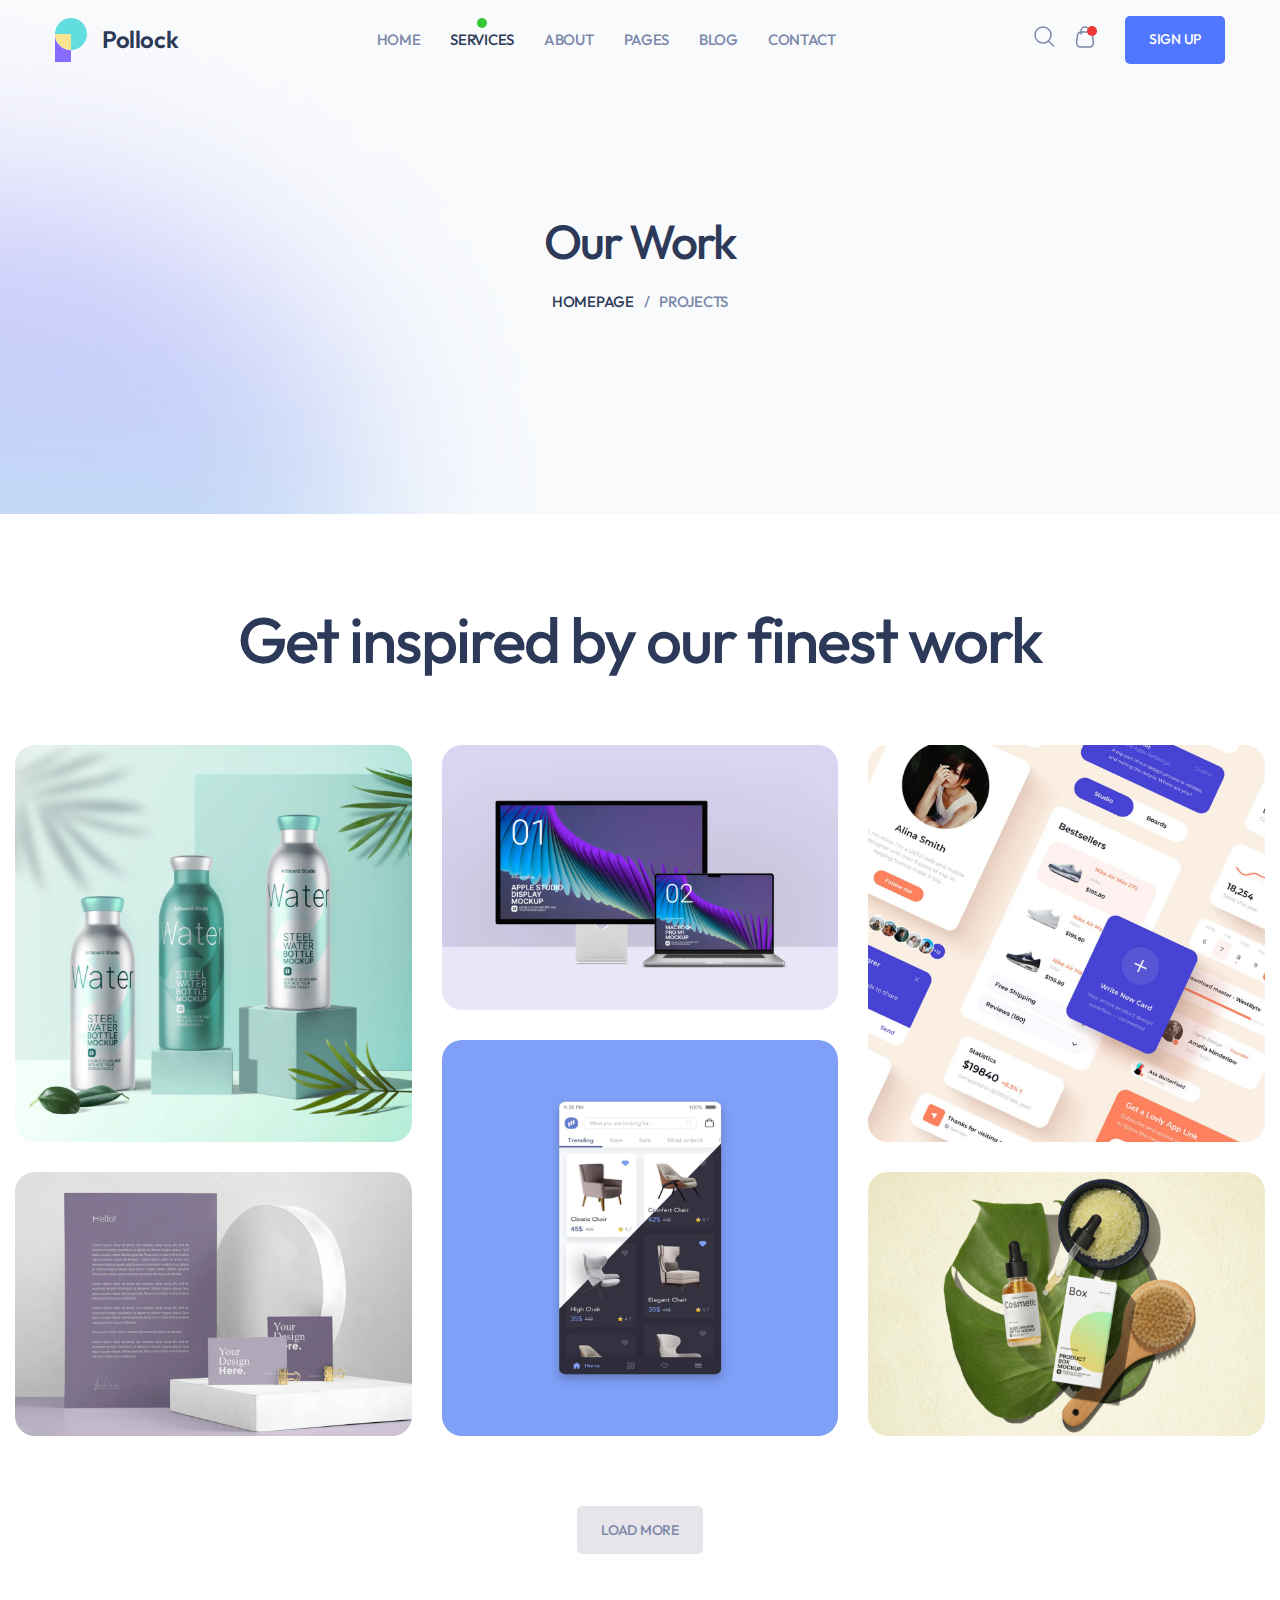
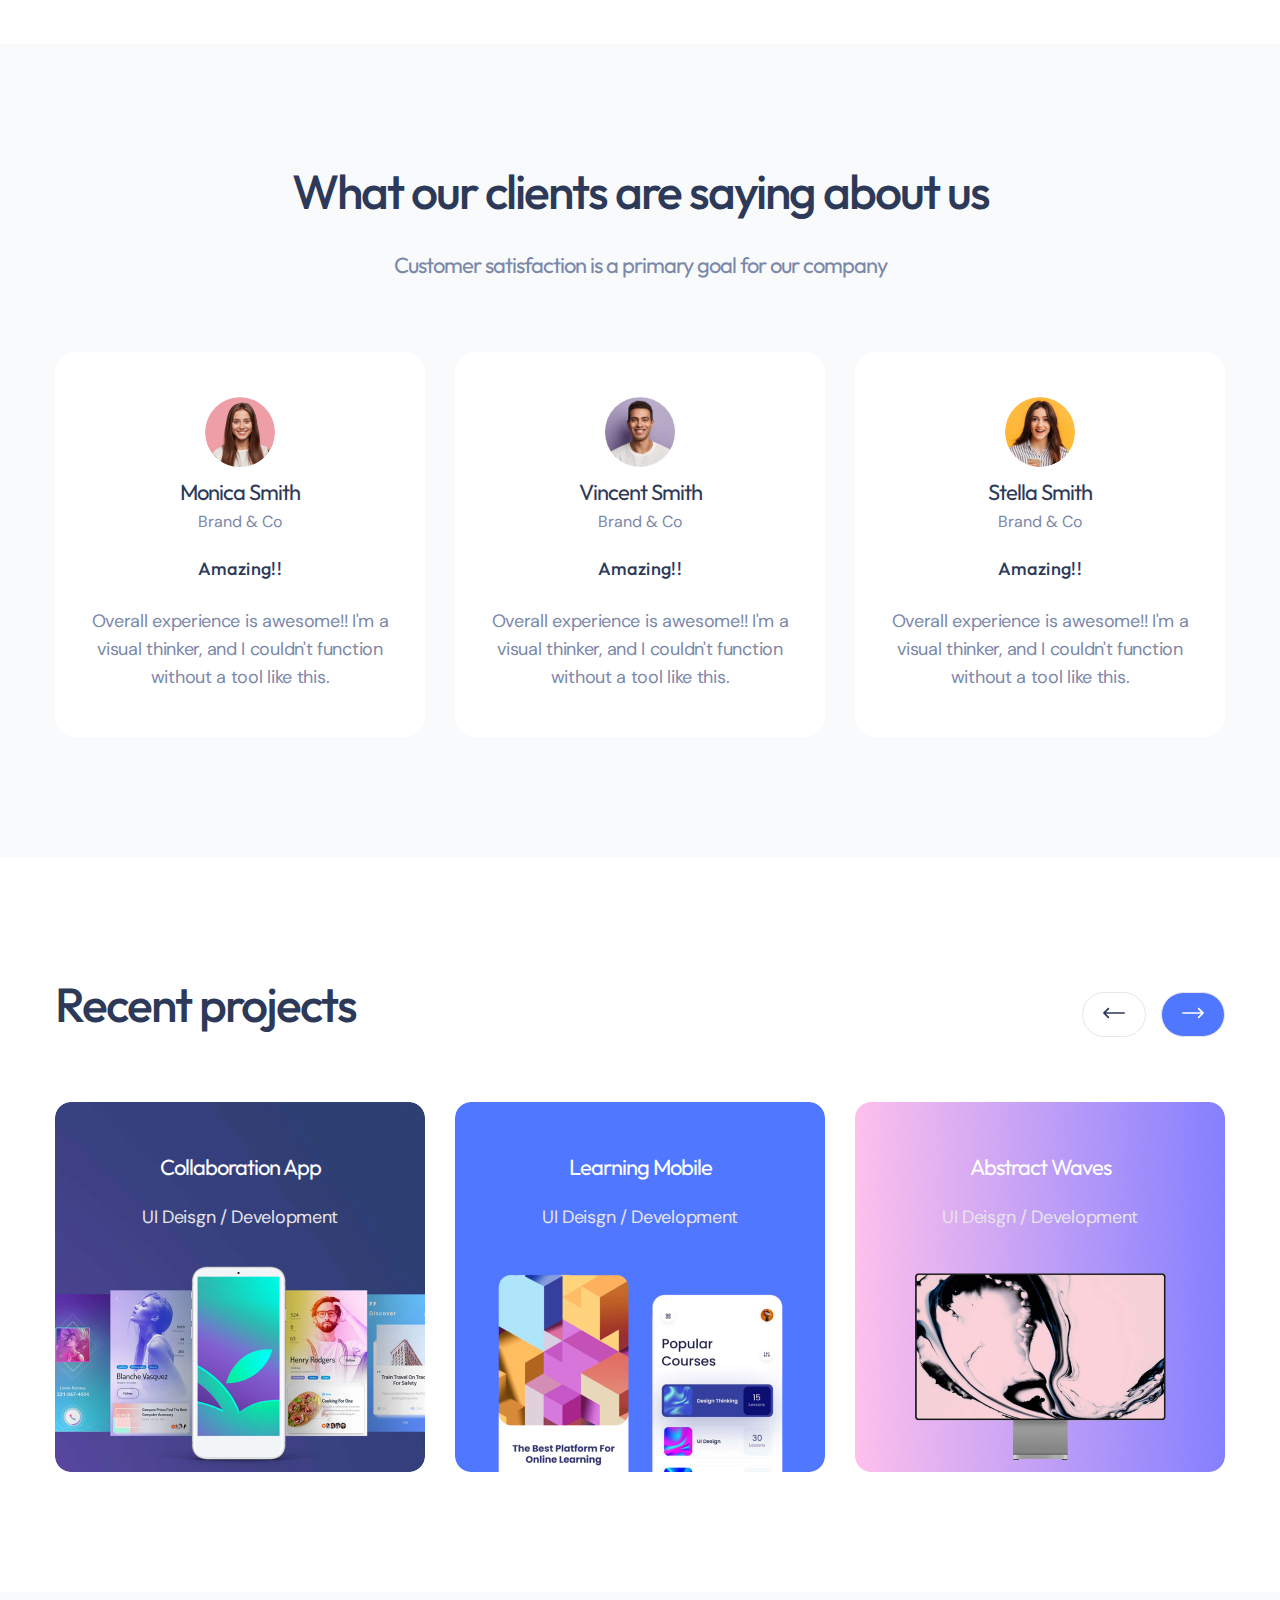
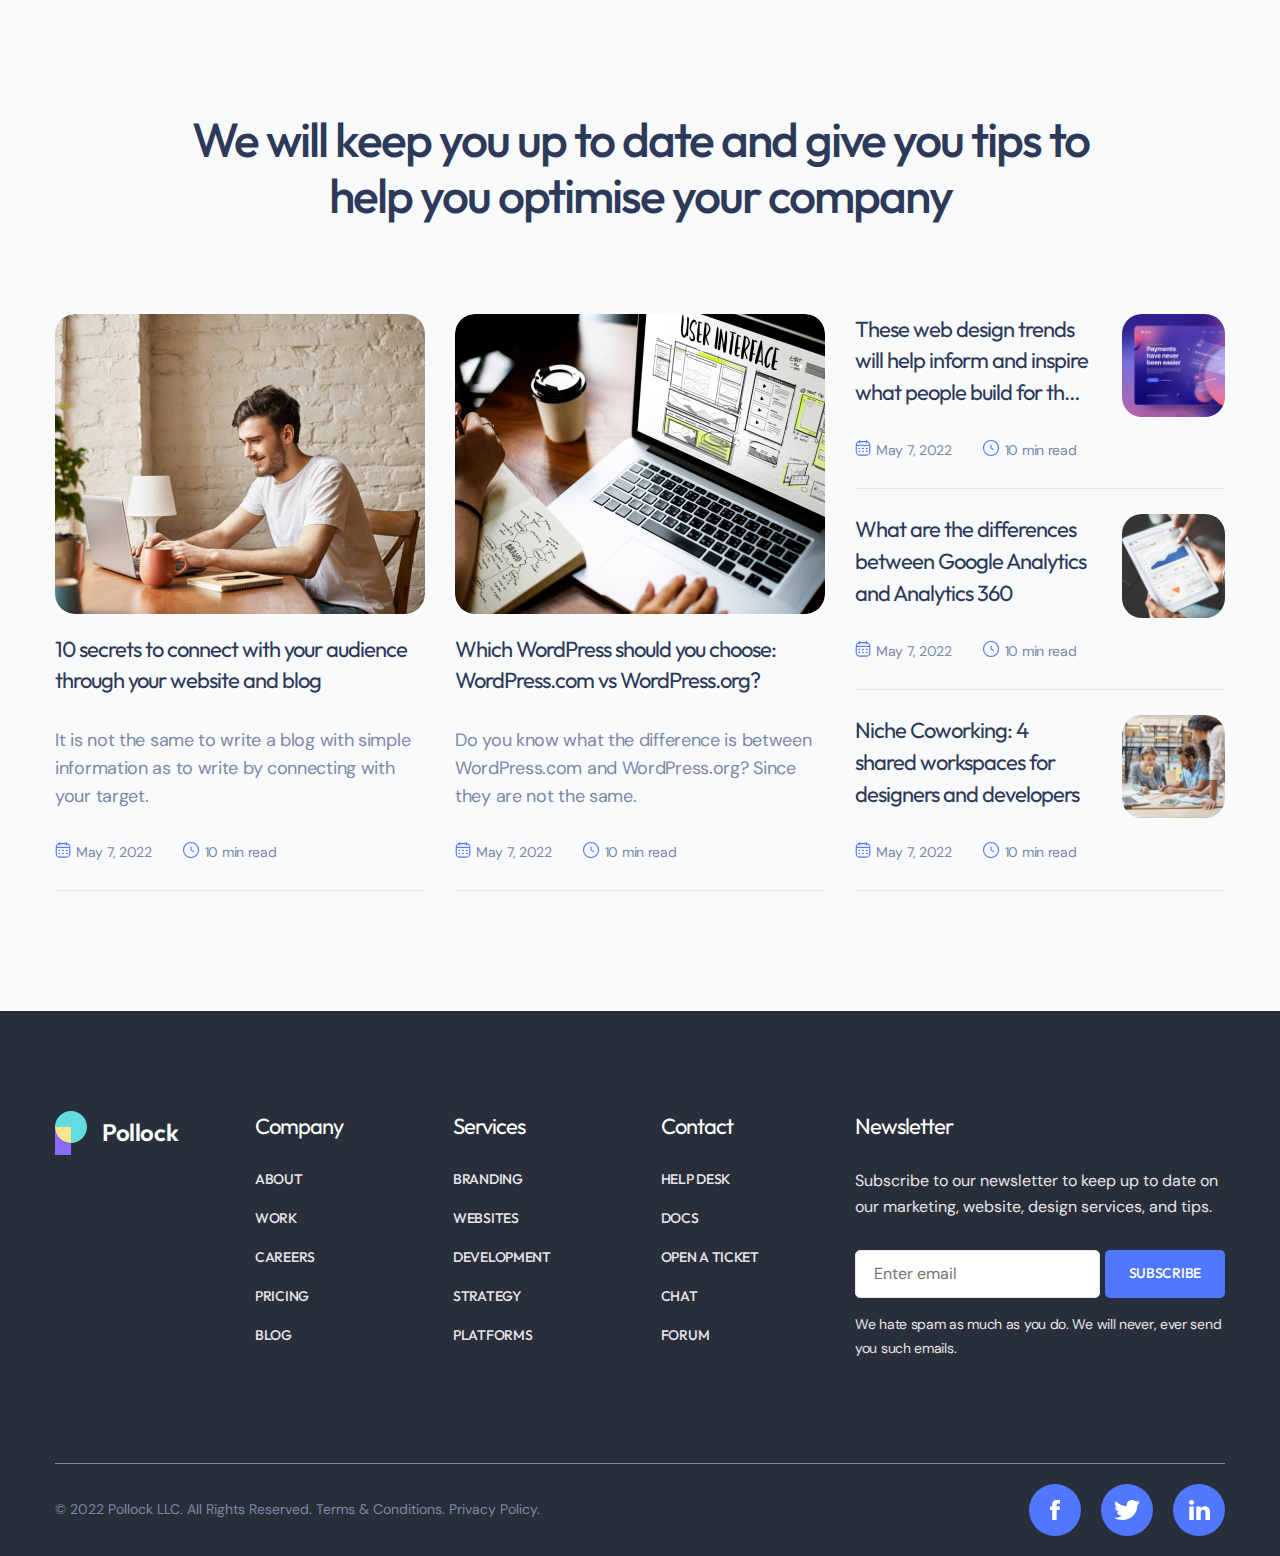
<file: service.html>
<!DOCTYPE html>
<html lang="en">
  <head>
    <meta charset="UTF-8" />
    <meta name="viewport" content="width=device-width, initial-scale=1.0" />
    <title>service</title>
    <link rel="stylesheet" href="./src/scss/style.css" />
  </head>
  <body>
    <header>
      <div class="header">
        <div class="container">
          <div class="header__top">
            <a href="#" class="logo">
              <svg
                xmlns="http://www.w3.org/2000/svg"
                width="32"
                height="44"
                viewBox="0 0 32 44"
                fill="none"
              >
                <g clip-path="url(#clip0_312_1142)">
                  <path
                    d="M32 16C32 11.7565 30.3143 7.68687 27.3137 4.68629C24.3131 1.68571 20.2435 0 16 0C11.7565 0 7.68687 1.68571 4.68629 4.68629C1.68571 7.68687 0 11.7565 0 16C0 16.2133 3.91006e-07 16.4267 0.0170671 16.64V16H16.0171V32C20.2576 31.9955 24.3229 30.3078 27.3197 27.3077C30.3166 24.3076 32 20.2405 32 16Z"
                    fill="#61DCDF"
                  />
                  <path
                    d="M0 17V44H16V32.3071H15.9872C11.8545 32.3071 7.88218 30.7135 4.90207 27.8602C1.92197 25.0069 0.165306 21.1151 0 17Z"
                    fill="#886CFF"
                  />
                  <path
                    d="M0 16V16.64C0.165262 20.7693 1.92146 24.6746 4.90077 27.5378C7.88007 30.401 11.8514 32 15.9829 32H16V16H0Z"
                    fill="#F9E492"
                  />
                </g>
                <defs>
                  <clipPath id="clip0_312_1142">
                    <rect width="32" height="44" />
                  </clipPath>
                </defs>
              </svg>
              <h2 class="logo__text">Pollock</h2>
            </a>
            <ul class="header__menu">
              <li class="header__nav">
                <a href="index.html">Home</a>
              </li>
              <li class="header__nav active">
                <a href="service.html">Services</a>
              </li>
              <li class="header__nav">
                <a href="about.html">About</a>
              </li>
              <li class="header__nav">
                <a href="page.html">Pages</a>
              </li>
              <li class="header__nav">
                <a href="blog.html">Blog</a>
              </li>
              <li class="header__nav">
                <a href="contact.html">Contact</a>
              </li>
            </ul>
            <div class="header__right">
              <div class="header__feature">
                <div class="header__search">
                  <svg
                    width="21"
                    height="21"
                    viewBox="0 0 21 21"
                    fill="none"
                    xmlns="http://www.w3.org/2000/svg"
                  >
                    <g id="Search">
                      <circle
                        id="Ellipse"
                        cx="9"
                        cy="9"
                        r="8"
                        stroke="#7B88A8"
                        stroke-width="1.5"
                        stroke-linecap="round"
                        stroke-linejoin="round"
                      />
                      <path
                        id="Line"
                        d="M14.5 14.958L19.5 19.958"
                        stroke="#7B88A8"
                        stroke-width="1.5"
                        stroke-linecap="round"
                        stroke-linejoin="round"
                      />
                    </g>
                  </svg>
                </div>
                <div class="header__cart active">
                  <svg
                    width="20"
                    height="22"
                    viewBox="0 0 20 22"
                    fill="none"
                    xmlns="http://www.w3.org/2000/svg"
                  >
                    <g id="Bag 2">
                      <path
                        id="Rectangle 2"
                        d="M2.53715 9.47134C2.80212 7.48412 4.49726 6 6.50207 6H13.4979C15.5027 6 17.1979 7.48412 17.4628 9.47135L18.3962 16.4713C18.7159 18.8693 16.8504 21 14.4313 21H5.56873C3.14958 21 1.2841 18.8693 1.60382 16.4713L2.53715 9.47134Z"
                        stroke="#7B88A8"
                        stroke-width="1.5"
                      />
                      <path
                        id="Rectangle 4"
                        d="M14 8V5C14 2.79086 12.2091 1 10 1V1C7.79086 1 6 2.79086 6 5L6 8"
                        stroke="#7B88A8"
                        stroke-width="1.5"
                        stroke-linecap="round"
                      />
                    </g>
                  </svg>
                </div>
              </div>
              <div class="button button--blue">Sign Up</div>
            </div>
            <div class="header__bar">
              <div class="bar bar--1"></div>
              <div class="bar bar--2"></div>
              <div class="bar bar--3"></div>
            </div>
            <div class="header__overlay">
              <ul>
                <li>
                  <a href="index.html">Home</a>
                </li>
                <li>
                  <a href="service.html">Services</a>
                </li>
                <li>
                  <a href="about.html">About</a>
                </li>
                <li>
                  <a href="page.html">Pages</a>
                </li>
                <li>
                  <a href="blog.html">Blog</a>
                </li>
                <li>
                  <a href="contact.html">Contact</a>
                </li>
              </ul>
              <div class="overlay__button">
                <div class="header__search">
                  <svg
                    width="21"
                    height="21"
                    viewBox="0 0 21 21"
                    fill="none"
                    xmlns="http://www.w3.org/2000/svg"
                  >
                    <g id="Search">
                      <circle
                        id="Ellipse"
                        cx="9"
                        cy="9"
                        r="8"
                        stroke="#7B88A8"
                        stroke-width="1.5"
                        stroke-linecap="round"
                        stroke-linejoin="round"
                      />
                      <path
                        id="Line"
                        d="M14.5 14.958L19.5 19.958"
                        stroke="#7B88A8"
                        stroke-width="1.5"
                        stroke-linecap="round"
                        stroke-linejoin="round"
                      />
                    </g>
                  </svg>
                </div>
                <div class="header__cart active">
                  <svg
                    width="20"
                    height="22"
                    viewBox="0 0 20 22"
                    fill="none"
                    xmlns="http://www.w3.org/2000/svg"
                  >
                    <g id="Bag 2">
                      <path
                        id="Rectangle 2"
                        d="M2.53715 9.47134C2.80212 7.48412 4.49726 6 6.50207 6H13.4979C15.5027 6 17.1979 7.48412 17.4628 9.47135L18.3962 16.4713C18.7159 18.8693 16.8504 21 14.4313 21H5.56873C3.14958 21 1.2841 18.8693 1.60382 16.4713L2.53715 9.47134Z"
                        stroke="#7B88A8"
                        stroke-width="1.5"
                      />
                      <path
                        id="Rectangle 4"
                        d="M14 8V5C14 2.79086 12.2091 1 10 1V1C7.79086 1 6 2.79086 6 5L6 8"
                        stroke="#7B88A8"
                        stroke-width="1.5"
                        stroke-linecap="round"
                      />
                    </g>
                  </svg>
                </div>
                <button class="button button--blue">Sign up</button>
              </div>
            </div>
          </div>
          <div class="header__name-page">
            <h1 class="header__tilte-top">Our Work</h1>
            <div class="header__title-bottom">
              <span>homepage</span><span>/</span><span>projects</span>
            </div>
          </div>
        </div>
      </div>
    </header>
    <div class="main">
      <section>
        <div class="finest">
          <h1 class="finest__title">Get inspired by our finest work</h1>
          <div class="row">
            <div
              class="col"
              style="--col-xl: 4; --col-lg: 4; --col-md: 6; --col-sm: 12"
            >
              <div class="finest__couple-img">
                <div class="finest__img">
                  <img src="./assets/images/finest1.jpg" alt="finest-img" />
                </div>
                <div class="finest__img">
                  <img src="./assets/images/finest4.jpg" alt="finest-img" />
                </div>
              </div>
            </div>
            <div
              class="col"
              style="--col-xl: 4; --col-lg: 4; --col-md: 6; --col-sm: 12"
            >
              <div class="finest__couple-img">
                <div class="finest__img">
                  <img src="./assets/images/finest2.jpg" alt="finest-img" />
                </div>
                <div class="finest__img">
                  <img src="./assets/images/finest5.jpg" alt="finest-img" />
                </div>
              </div>
            </div>
            <div
              class="col"
              style="--col-xl: 4; --col-lg: 4; --col-md: 6; --col-sm: 12"
            >
              <div class="finest__couple-img">
                <div class="finest__img">
                  <img src="./assets/images/finest3.jpg" alt="finest-img" />
                </div>
                <div class="finest__img">
                  <img src="./assets/images/finest6.jpg" alt="finest-img" />
                </div>
              </div>
            </div>
          </div>
          <div class="button button--gray">Load More</div>
        </div>
      </section>
      <section>
        <div class="client">
          <div class="container">
            <h2 class="client__title">What our clients are saying about us</h2>
            <div class="client__note">
              Customer satisfaction is a primary goal for our company
            </div>
            <div class="client__carousel">
              <div class="row">
                <div
                  class="col"
                  style="--col-xl: 4; --col-lg: 4; --col-md: 12; --col-sm: 12"
                >
                  <div class="client__detail">
                    <div class="client__avatar">
                      <img src="./assets/images/client1.jpg" alt="avatar" />
                    </div>
                    <div class="client__name">Monica Smith</div>
                    <div class="client__position">Brand & Co</div>
                    <div class="client__rate">Amazing!!</div>
                    <div class="client__comment">
                      Overall experience is awesome!! I'm a visual thinker, and
                      I couldn't function without a tool like this.
                    </div>
                  </div>
                </div>
                <div
                  class="col"
                  style="--col-xl: 4; --col-lg: 4; --col-md: 12; --col-sm: 12"
                >
                  <div class="client__detail">
                    <div class="client__avatar">
                      <img src="./assets/images/client2.jpg" alt="avatar" />
                    </div>
                    <div class="client__name">Vincent Smith</div>
                    <div class="client__position">Brand & Co</div>
                    <div class="client__rate">Amazing!!</div>
                    <div class="client__comment">
                      Overall experience is awesome!! I'm a visual thinker, and
                      I couldn't function without a tool like this.
                    </div>
                  </div>
                </div>
                <div
                  class="col"
                  style="--col-xl: 4; --col-lg: 4; --col-md: 12; --col-sm: 12"
                >
                  <div class="client__detail">
                    <div class="client__avatar">
                      <img src="./assets/images/client3.jpg" alt="avatar" />
                    </div>
                    <div class="client__name">Stella Smith</div>
                    <div class="client__position">Brand & Co</div>
                    <div class="client__rate">Amazing!!</div>
                    <div class="client__comment">
                      Overall experience is awesome!! I'm a visual thinker, and
                      I couldn't function without a tool like this.
                    </div>
                  </div>
                </div>
              </div>
            </div>
          </div>
        </div>
      </section>
      <section>
        <div class="container">
          <div class="project">
            <h2 class="project__title">Recent projects</h2>
            <div class="project__carousel">
              <div class="row">
                <div
                  class="col"
                  style="
                    --col-xl: 4;
                    --col-lg: 4;
                    --col-md: 12;
                    --col-sm: 12;
                    --col-xs: 12;
                  "
                >
                  <div class="project__detail">
                    <div class="project__img">
                      <img
                        src="./assets/images/project1.jpg"
                        alt="project-img"
                      />
                    </div>
                    <div class="project__carousel-text">
                      <h3 class="project__carousel-title">Collaboration App</h3>
                      <div class="project__carousel-note">
                        UI Deisgn / Development
                      </div>
                    </div>
                  </div>
                </div>
                <div
                  class="col"
                  style="
                    --col-xl: 4;
                    --col-lg: 4;
                    --col-md: 12;
                    --col-sm: 12;
                    --col-xs: 12;
                  "
                >
                  <div class="project__detail">
                    <div class="project__img">
                      <img
                        src="./assets/images/project2.jpg"
                        alt="project-img"
                      />
                    </div>
                    <div class="project__carousel-text">
                      <h3 class="project__carousel-title">Learning Mobile</h3>
                      <div class="project__carousel-note">
                        UI Deisgn / Development
                      </div>
                    </div>
                  </div>
                </div>
                <div
                  class="col"
                  style="
                    --col-xl: 4;
                    --col-lg: 4;
                    --col-md: 12;
                    --col-sm: 12;
                    --col-xs: 12;
                  "
                >
                  <div class="project__detail">
                    <div class="project__img">
                      <img
                        src="./assets/images/project3.jpg"
                        alt="project-img"
                      />
                    </div>
                    <div class="project__carousel-text">
                      <h3 class="project__carousel-title">Abstract Waves</h3>
                      <div class="project__carousel-note">
                        UI Deisgn / Development
                      </div>
                    </div>
                  </div>
                </div>
              </div>
              <div class="project__scroll">
                <div class="project__arrow">
                  <svg
                    width="22"
                    height="12"
                    viewBox="0 0 22 12"
                    fill="none"
                    xmlns="http://www.w3.org/2000/svg"
                  >
                    <path
                      d="M21.1407 5.14062L2.94088 5.14062L5.95575 2.14037C6.29215 1.80556 6.29344 1.26145 5.95863 0.925044C5.62381 0.5886 5.07966 0.587354 4.74325 0.922123L0.252844 5.39087C0.252543 5.39112 0.252328 5.39142 0.25207 5.39168C-0.0834729 5.72649 -0.0845472 6.27237 0.251984 6.6083C0.252285 6.60856 0.2525 6.60886 0.252758 6.60911L4.74317 11.0779C5.07953 11.4126 5.62368 11.4114 5.95854 11.0749C6.29335 10.7385 6.29206 10.1944 5.95566 9.85961L2.94088 6.85936L21.1407 6.85937C21.6153 6.85937 22 6.47463 22 5.99999C22 5.52536 21.6153 5.14062 21.1407 5.14062Z"
                      fill="#2D3958"
                    />
                  </svg>
                </div>
                <div class="project__arrow active">
                  <svg
                    width="22"
                    height="12"
                    viewBox="0 0 22 12"
                    fill="none"
                    xmlns="http://www.w3.org/2000/svg"
                  >
                    <path
                      d="M0.859347 6.85938L19.0591 6.85938L16.0443 9.85963C15.7079 10.1944 15.7066 10.7386 16.0414 11.075C16.3762 11.4114 16.9203 11.4126 17.2567 11.0779L21.7472 6.60913C21.7475 6.60888 21.7477 6.60858 21.7479 6.60832C22.0835 6.27351 22.0845 5.72763 21.748 5.3917C21.7477 5.39144 21.7475 5.39114 21.7472 5.39089L17.2568 0.922143C16.9205 0.587416 16.3763 0.588576 16.0415 0.925064C15.7066 1.26147 15.7079 1.80558 16.0443 2.14039L19.0591 5.14064L0.859347 5.14064C0.384715 5.14064 -2.81029e-05 5.52538 -2.81444e-05 6.00001C-2.81859e-05 6.47464 0.384715 6.85938 0.859347 6.85938Z"
                      fill="white"
                    />
                  </svg>
                </div>
              </div>
            </div>
          </div>
        </div>
      </section>
      <section>
        <div class="tip-box">
          <div class="container">
            <div class="tip-box__title">
              <h2>
                We will keep you up to date and give you tips to help you
                optimise your company
              </h2>
            </div>
            <div class="row">
              <div
                class="col"
                style="--col-xl: 4; --col-lg: 4; --col-md: 12; --col-sm: 12"
              >
                <div class="tip">
                  <div class="tip__img">
                    <img src="./assets/images/tip1.jpg" />
                  </div>
                  <div class="tip__detail">
                    <h3 class="tip__title">
                      <a href="#">
                        10 secrets to connect with your audience through your
                        website and blog</a
                      >
                    </h3>
                    <div class="tip__content">
                      It is not the same to write a blog with simple information
                      as to write by connecting with your target.
                    </div>
                    <div class="tip__description">
                      <div class="tip__description-item">
                        <svg
                          xmlns="http://www.w3.org/2000/svg"
                          width="16"
                          height="17"
                          viewBox="0 0 16 17"
                          fill="none"
                        >
                          <rect
                            x="1.25"
                            y="2.625"
                            width="13.5"
                            height="13.5"
                            rx="3.75"
                            stroke="#4F77FF"
                            stroke-width="1.125"
                          />
                          <path
                            d="M1.25 6.375H14.75"
                            stroke="#4F77FF"
                            stroke-width="1.125"
                            stroke-linejoin="round"
                          />
                          <path
                            d="M11.375 1.5L11.375 3.75"
                            stroke="#4F77FF"
                            stroke-width="1.125"
                            stroke-linecap="round"
                            stroke-linejoin="round"
                          />
                          <path
                            d="M4.625 1.5L4.625 3.75"
                            stroke="#4F77FF"
                            stroke-width="1.125"
                            stroke-linecap="round"
                            stroke-linejoin="round"
                          />
                          <path
                            d="M3.875 9.375H4.625"
                            stroke="#4F77FF"
                            stroke-width="1.125"
                            stroke-linecap="round"
                            stroke-linejoin="round"
                          />
                          <path
                            d="M7.625 9.375H8.375"
                            stroke="#4F77FF"
                            stroke-width="1.125"
                            stroke-linecap="round"
                            stroke-linejoin="round"
                          />
                          <path
                            d="M11.375 9.375H12.125"
                            stroke="#4F77FF"
                            stroke-width="1.125"
                            stroke-linecap="round"
                            stroke-linejoin="round"
                          />
                          <path
                            d="M3.875 12.375H4.625"
                            stroke="#4F77FF"
                            stroke-width="1.125"
                            stroke-linecap="round"
                            stroke-linejoin="round"
                          />
                          <path
                            d="M7.625 12.375H8.375"
                            stroke="#4F77FF"
                            stroke-width="1.125"
                            stroke-linecap="round"
                            stroke-linejoin="round"
                          />
                          <path
                            d="M11.375 12.375H12.125"
                            stroke="#4F77FF"
                            stroke-width="1.125"
                            stroke-linecap="round"
                            stroke-linejoin="round"
                          />
                        </svg>
                        <div class="tip__description-text">May 7, 2022</div>
                      </div>
                      <div class="tip__description-item">
                        <svg
                          xmlns="http://www.w3.org/2000/svg"
                          width="18"
                          height="18"
                          viewBox="0 0 18 18"
                          fill="none"
                        >
                          <circle
                            cx="9"
                            cy="9"
                            r="7.5"
                            stroke="#4F77FF"
                            stroke-width="1.125"
                          />
                          <path
                            d="M9 6V8.73241C9 8.89958 9.08355 9.0557 9.22265 9.14843L11.25 10.5"
                            stroke="#4F77FF"
                            stroke-width="1.125"
                            stroke-linecap="round"
                          />
                        </svg>
                        <div class="tip__description-text">10 min read</div>
                      </div>
                    </div>
                  </div>
                </div>
              </div>
              <div
                class="col"
                style="--col-xl: 4; --col-lg: 4; --col-md: 12; --col-sm: 12"
              >
                <div class="tip">
                  <div class="tip__img">
                    <img src="./assets/images/tip2.jpg" />
                  </div>
                  <div class="tip__detail">
                    <h3 class="tip__title">
                      <a href="#">
                        Which WordPress should you choose: WordPress.com vs
                        WordPress.org?</a
                      >
                    </h3>
                    <div class="tip__content">
                      Do you know what the difference is between WordPress.com
                      and WordPress.org? Since they are not the same.
                    </div>
                    <div class="tip__description">
                      <div class="tip__description-item">
                        <svg
                          xmlns="http://www.w3.org/2000/svg"
                          width="16"
                          height="17"
                          viewBox="0 0 16 17"
                          fill="none"
                        >
                          <rect
                            x="1.25"
                            y="2.625"
                            width="13.5"
                            height="13.5"
                            rx="3.75"
                            stroke="#4F77FF"
                            stroke-width="1.125"
                          />
                          <path
                            d="M1.25 6.375H14.75"
                            stroke="#4F77FF"
                            stroke-width="1.125"
                            stroke-linejoin="round"
                          />
                          <path
                            d="M11.375 1.5L11.375 3.75"
                            stroke="#4F77FF"
                            stroke-width="1.125"
                            stroke-linecap="round"
                            stroke-linejoin="round"
                          />
                          <path
                            d="M4.625 1.5L4.625 3.75"
                            stroke="#4F77FF"
                            stroke-width="1.125"
                            stroke-linecap="round"
                            stroke-linejoin="round"
                          />
                          <path
                            d="M3.875 9.375H4.625"
                            stroke="#4F77FF"
                            stroke-width="1.125"
                            stroke-linecap="round"
                            stroke-linejoin="round"
                          />
                          <path
                            d="M7.625 9.375H8.375"
                            stroke="#4F77FF"
                            stroke-width="1.125"
                            stroke-linecap="round"
                            stroke-linejoin="round"
                          />
                          <path
                            d="M11.375 9.375H12.125"
                            stroke="#4F77FF"
                            stroke-width="1.125"
                            stroke-linecap="round"
                            stroke-linejoin="round"
                          />
                          <path
                            d="M3.875 12.375H4.625"
                            stroke="#4F77FF"
                            stroke-width="1.125"
                            stroke-linecap="round"
                            stroke-linejoin="round"
                          />
                          <path
                            d="M7.625 12.375H8.375"
                            stroke="#4F77FF"
                            stroke-width="1.125"
                            stroke-linecap="round"
                            stroke-linejoin="round"
                          />
                          <path
                            d="M11.375 12.375H12.125"
                            stroke="#4F77FF"
                            stroke-width="1.125"
                            stroke-linecap="round"
                            stroke-linejoin="round"
                          />
                        </svg>
                        <div class="tip__description-text">May 7, 2022</div>
                      </div>
                      <div class="tip__description-item">
                        <svg
                          xmlns="http://www.w3.org/2000/svg"
                          width="18"
                          height="18"
                          viewBox="0 0 18 18"
                          fill="none"
                        >
                          <circle
                            cx="9"
                            cy="9"
                            r="7.5"
                            stroke="#4F77FF"
                            stroke-width="1.125"
                          />
                          <path
                            d="M9 6V8.73241C9 8.89958 9.08355 9.0557 9.22265 9.14843L11.25 10.5"
                            stroke="#4F77FF"
                            stroke-width="1.125"
                            stroke-linecap="round"
                          />
                        </svg>
                        <div class="tip__description-text">10 min read</div>
                      </div>
                    </div>
                  </div>
                </div>
              </div>
              <div
                class="col"
                style="--col-xl: 4; --col-lg: 4; --col-md: 12; --col-sm: 12"
              >
                <div class="wrap-box" style="--gap: 25px">
                  <div class="tip">
                    <div class="row">
                      <div
                        class="col"
                        style="
                          --col-xl: 8;
                          --col-lg: 8;
                          --col-md: 8;
                          --col-sm: 8;
                          --col-xs: 8;
                        "
                      >
                        <div class="tip__detail">
                          <h3 class="tip__title tip__title--style2">
                            <a href="#">
                              These web design trends will help inform and
                              inspire what people build for the web
                            </a>
                          </h3>
                          <div class="tip__description">
                            <div class="tip__description-item">
                              <svg
                                xmlns="http://www.w3.org/2000/svg"
                                width="16"
                                height="17"
                                viewBox="0 0 16 17"
                                fill="none"
                              >
                                <rect
                                  x="1.25"
                                  y="2.625"
                                  width="13.5"
                                  height="13.5"
                                  rx="3.75"
                                  stroke="#4F77FF"
                                  stroke-width="1.125"
                                />
                                <path
                                  d="M1.25 6.375H14.75"
                                  stroke="#4F77FF"
                                  stroke-width="1.125"
                                  stroke-linejoin="round"
                                />
                                <path
                                  d="M11.375 1.5L11.375 3.75"
                                  stroke="#4F77FF"
                                  stroke-width="1.125"
                                  stroke-linecap="round"
                                  stroke-linejoin="round"
                                />
                                <path
                                  d="M4.625 1.5L4.625 3.75"
                                  stroke="#4F77FF"
                                  stroke-width="1.125"
                                  stroke-linecap="round"
                                  stroke-linejoin="round"
                                />
                                <path
                                  d="M3.875 9.375H4.625"
                                  stroke="#4F77FF"
                                  stroke-width="1.125"
                                  stroke-linecap="round"
                                  stroke-linejoin="round"
                                />
                                <path
                                  d="M7.625 9.375H8.375"
                                  stroke="#4F77FF"
                                  stroke-width="1.125"
                                  stroke-linecap="round"
                                  stroke-linejoin="round"
                                />
                                <path
                                  d="M11.375 9.375H12.125"
                                  stroke="#4F77FF"
                                  stroke-width="1.125"
                                  stroke-linecap="round"
                                  stroke-linejoin="round"
                                />
                                <path
                                  d="M3.875 12.375H4.625"
                                  stroke="#4F77FF"
                                  stroke-width="1.125"
                                  stroke-linecap="round"
                                  stroke-linejoin="round"
                                />
                                <path
                                  d="M7.625 12.375H8.375"
                                  stroke="#4F77FF"
                                  stroke-width="1.125"
                                  stroke-linecap="round"
                                  stroke-linejoin="round"
                                />
                                <path
                                  d="M11.375 12.375H12.125"
                                  stroke="#4F77FF"
                                  stroke-width="1.125"
                                  stroke-linecap="round"
                                  stroke-linejoin="round"
                                />
                              </svg>
                              <div class="tip__description-text">
                                May 7, 2022
                              </div>
                            </div>
                            <div class="tip__description-item">
                              <svg
                                xmlns="http://www.w3.org/2000/svg"
                                width="18"
                                height="18"
                                viewBox="0 0 18 18"
                                fill="none"
                              >
                                <circle
                                  cx="9"
                                  cy="9"
                                  r="7.5"
                                  stroke="#4F77FF"
                                  stroke-width="1.125"
                                />
                                <path
                                  d="M9 6V8.73241C9 8.89958 9.08355 9.0557 9.22265 9.14843L11.25 10.5"
                                  stroke="#4F77FF"
                                  stroke-width="1.125"
                                  stroke-linecap="round"
                                />
                              </svg>
                              <div class="tip__description-text">
                                10 min read
                              </div>
                            </div>
                          </div>
                        </div>
                      </div>
                      <div
                        class="col"
                        style="
                          --col-xl: 4;
                          --col-lg: 4;
                          --col-md: 4;
                          --col-sm: 4;
                          --col-xs: 4;
                        "
                      >
                        <div class="tip__img">
                          <img src="./assets/images/tip3.jpg" />
                        </div>
                      </div>
                    </div>
                  </div>
                  <div class="tip">
                    <div class="row">
                      <div
                        class="col"
                        style="
                          --col-xl: 8;
                          --col-lg: 8;
                          --col-md: 8;
                          --col-sm: 8;
                          --col-xs: 8;
                        "
                      >
                        <div class="tip__detail">
                          <h3 class="tip__title tip__title--style2">
                            <a href="#">
                              What are the differences between Google Analytics
                              and Analytics 360
                            </a>
                          </h3>
                          <div class="tip__description">
                            <div class="tip__description-item">
                              <svg
                                xmlns="http://www.w3.org/2000/svg"
                                width="16"
                                height="17"
                                viewBox="0 0 16 17"
                                fill="none"
                              >
                                <rect
                                  x="1.25"
                                  y="2.625"
                                  width="13.5"
                                  height="13.5"
                                  rx="3.75"
                                  stroke="#4F77FF"
                                  stroke-width="1.125"
                                />
                                <path
                                  d="M1.25 6.375H14.75"
                                  stroke="#4F77FF"
                                  stroke-width="1.125"
                                  stroke-linejoin="round"
                                />
                                <path
                                  d="M11.375 1.5L11.375 3.75"
                                  stroke="#4F77FF"
                                  stroke-width="1.125"
                                  stroke-linecap="round"
                                  stroke-linejoin="round"
                                />
                                <path
                                  d="M4.625 1.5L4.625 3.75"
                                  stroke="#4F77FF"
                                  stroke-width="1.125"
                                  stroke-linecap="round"
                                  stroke-linejoin="round"
                                />
                                <path
                                  d="M3.875 9.375H4.625"
                                  stroke="#4F77FF"
                                  stroke-width="1.125"
                                  stroke-linecap="round"
                                  stroke-linejoin="round"
                                />
                                <path
                                  d="M7.625 9.375H8.375"
                                  stroke="#4F77FF"
                                  stroke-width="1.125"
                                  stroke-linecap="round"
                                  stroke-linejoin="round"
                                />
                                <path
                                  d="M11.375 9.375H12.125"
                                  stroke="#4F77FF"
                                  stroke-width="1.125"
                                  stroke-linecap="round"
                                  stroke-linejoin="round"
                                />
                                <path
                                  d="M3.875 12.375H4.625"
                                  stroke="#4F77FF"
                                  stroke-width="1.125"
                                  stroke-linecap="round"
                                  stroke-linejoin="round"
                                />
                                <path
                                  d="M7.625 12.375H8.375"
                                  stroke="#4F77FF"
                                  stroke-width="1.125"
                                  stroke-linecap="round"
                                  stroke-linejoin="round"
                                />
                                <path
                                  d="M11.375 12.375H12.125"
                                  stroke="#4F77FF"
                                  stroke-width="1.125"
                                  stroke-linecap="round"
                                  stroke-linejoin="round"
                                />
                              </svg>
                              <div class="tip__description-text">
                                May 7, 2022
                              </div>
                            </div>
                            <div class="tip__description-item">
                              <svg
                                xmlns="http://www.w3.org/2000/svg"
                                width="18"
                                height="18"
                                viewBox="0 0 18 18"
                                fill="none"
                              >
                                <circle
                                  cx="9"
                                  cy="9"
                                  r="7.5"
                                  stroke="#4F77FF"
                                  stroke-width="1.125"
                                />
                                <path
                                  d="M9 6V8.73241C9 8.89958 9.08355 9.0557 9.22265 9.14843L11.25 10.5"
                                  stroke="#4F77FF"
                                  stroke-width="1.125"
                                  stroke-linecap="round"
                                />
                              </svg>
                              <div class="tip__description-text">
                                10 min read
                              </div>
                            </div>
                          </div>
                        </div>
                      </div>
                      <div
                        class="col"
                        style="
                          --col-xl: 4;
                          --col-lg: 4;
                          --col-md: 4;
                          --col-sm: 4;
                          --col-xs: 4;
                        "
                      >
                        <div class="tip__img">
                          <img src="./assets/images/tip4.jpg" />
                        </div>
                      </div>
                    </div>
                  </div>
                  <div class="tip">
                    <div class="row">
                      <div
                        class="col"
                        style="
                          --col-xl: 8;
                          --col-lg: 8;
                          --col-md: 8;
                          --col-sm: 8;
                          --col-xs: 8;
                        "
                      >
                        <div class="tip__detail">
                          <h3 class="tip__title tip__title--style2">
                            <a href="#">
                              Niche Coworking: 4 shared workspaces for designers
                              and developers
                            </a>
                          </h3>
                          <div class="tip__description">
                            <div class="tip__description-item">
                              <svg
                                xmlns="http://www.w3.org/2000/svg"
                                width="16"
                                height="17"
                                viewBox="0 0 16 17"
                                fill="none"
                              >
                                <rect
                                  x="1.25"
                                  y="2.625"
                                  width="13.5"
                                  height="13.5"
                                  rx="3.75"
                                  stroke="#4F77FF"
                                  stroke-width="1.125"
                                />
                                <path
                                  d="M1.25 6.375H14.75"
                                  stroke="#4F77FF"
                                  stroke-width="1.125"
                                  stroke-linejoin="round"
                                />
                                <path
                                  d="M11.375 1.5L11.375 3.75"
                                  stroke="#4F77FF"
                                  stroke-width="1.125"
                                  stroke-linecap="round"
                                  stroke-linejoin="round"
                                />
                                <path
                                  d="M4.625 1.5L4.625 3.75"
                                  stroke="#4F77FF"
                                  stroke-width="1.125"
                                  stroke-linecap="round"
                                  stroke-linejoin="round"
                                />
                                <path
                                  d="M3.875 9.375H4.625"
                                  stroke="#4F77FF"
                                  stroke-width="1.125"
                                  stroke-linecap="round"
                                  stroke-linejoin="round"
                                />
                                <path
                                  d="M7.625 9.375H8.375"
                                  stroke="#4F77FF"
                                  stroke-width="1.125"
                                  stroke-linecap="round"
                                  stroke-linejoin="round"
                                />
                                <path
                                  d="M11.375 9.375H12.125"
                                  stroke="#4F77FF"
                                  stroke-width="1.125"
                                  stroke-linecap="round"
                                  stroke-linejoin="round"
                                />
                                <path
                                  d="M3.875 12.375H4.625"
                                  stroke="#4F77FF"
                                  stroke-width="1.125"
                                  stroke-linecap="round"
                                  stroke-linejoin="round"
                                />
                                <path
                                  d="M7.625 12.375H8.375"
                                  stroke="#4F77FF"
                                  stroke-width="1.125"
                                  stroke-linecap="round"
                                  stroke-linejoin="round"
                                />
                                <path
                                  d="M11.375 12.375H12.125"
                                  stroke="#4F77FF"
                                  stroke-width="1.125"
                                  stroke-linecap="round"
                                  stroke-linejoin="round"
                                />
                              </svg>
                              <div class="tip__description-text">
                                May 7, 2022
                              </div>
                            </div>
                            <div class="tip__description-item">
                              <svg
                                xmlns="http://www.w3.org/2000/svg"
                                width="18"
                                height="18"
                                viewBox="0 0 18 18"
                                fill="none"
                              >
                                <circle
                                  cx="9"
                                  cy="9"
                                  r="7.5"
                                  stroke="#4F77FF"
                                  stroke-width="1.125"
                                />
                                <path
                                  d="M9 6V8.73241C9 8.89958 9.08355 9.0557 9.22265 9.14843L11.25 10.5"
                                  stroke="#4F77FF"
                                  stroke-width="1.125"
                                  stroke-linecap="round"
                                />
                              </svg>
                              <div class="tip__description-text">
                                10 min read
                              </div>
                            </div>
                          </div>
                        </div>
                      </div>
                      <div
                        class="col"
                        style="
                          --col-xl: 4;
                          --col-lg: 4;
                          --col-md: 4;
                          --col-sm: 4;
                          --col-xs: 4;
                        "
                      >
                        <div class="tip__img">
                          <img src="./assets/images/tip5.jpg" />
                        </div>
                      </div>
                    </div>
                  </div>
                </div>
              </div>
            </div>
          </div>
        </div>
      </section>
    </div>
    <footer>
      <div class="footer">
        <div class="footer__bottom">
          <div class="container">
            <div class="footer__bottom-wrap">
              <div class="row">
                <div
                  class="col"
                  style="--col-xl: 2; --col-lg: 12; --col-md: 12; --col-sm: 12"
                >
                  <a href="#" class="logo">
                    <svg
                      xmlns="http://www.w3.org/2000/svg"
                      width="32"
                      height="44"
                      viewBox="0 0 32 44"
                      fill="none"
                    >
                      <g clip-path="url(#clip0_312_1142)">
                        <path
                          d="M32 16C32 11.7565 30.3143 7.68687 27.3137 4.68629C24.3131 1.68571 20.2435 0 16 0C11.7565 0 7.68687 1.68571 4.68629 4.68629C1.68571 7.68687 0 11.7565 0 16C0 16.2133 3.91006e-07 16.4267 0.0170671 16.64V16H16.0171V32C20.2576 31.9955 24.3229 30.3078 27.3197 27.3077C30.3166 24.3076 32 20.2405 32 16Z"
                          fill="#61DCDF"
                        />
                        <path
                          d="M0 17V44H16V32.3071H15.9872C11.8545 32.3071 7.88218 30.7135 4.90207 27.8602C1.92197 25.0069 0.165306 21.1151 0 17Z"
                          fill="#886CFF"
                        />
                        <path
                          d="M0 16V16.64C0.165262 20.7693 1.92146 24.6746 4.90077 27.5378C7.88007 30.401 11.8514 32 15.9829 32H16V16H0Z"
                          fill="#F9E492"
                        />
                      </g>
                      <defs>
                        <clipPath id="clip0_312_1142">
                          <rect width="32" height="44" />
                        </clipPath>
                      </defs>
                    </svg>
                    <h2 class="logo__text logo__text--white">Pollock</h2>
                  </a>
                </div>
                <div
                  class="col"
                  style="--col-xl: 6; --col-lg: 7; --col-md: 12; --col-sm: 12"
                >
                  <div class="footer__menu-wrap">
                    <div class="footer__menu">
                      <div class="footer__menu-title">Company</div>
                      <ul>
                        <li class="footer__menu-nav"><a href="#">About</a></li>
                        <li class="footer__menu-nav"><a href="#">Work</a></li>
                        <li class="footer__menu-nav">
                          <a href="#">Careers</a>
                        </li>
                        <li class="footer__menu-nav">
                          <a href="#">Pricing</a>
                        </li>
                        <li class="footer__menu-nav"><a href="#">Blog</a></li>
                      </ul>
                    </div>
                    <div class="footer__menu">
                      <div class="footer__menu-title">Services</div>
                      <ul>
                        <li class="footer__menu-nav">
                          <a href="#">Branding</a>
                        </li>
                        <li class="footer__menu-nav">
                          <a href="#">Websites</a>
                        </li>
                        <li class="footer__menu-nav">
                          <a href="#">Development</a>
                        </li>
                        <li class="footer__menu-nav">
                          <a href="#">Strategy</a>
                        </li>
                        <li class="footer__menu-nav">
                          <a href="#">Platforms</a>
                        </li>
                      </ul>
                    </div>
                    <div class="footer__menu">
                      <div class="footer__menu-title">Contact</div>
                      <ul>
                        <li class="footer__menu-nav">
                          <a href="#">Help Desk</a>
                        </li>
                        <li class="footer__menu-nav"><a href="#">Docs</a></li>
                        <li class="footer__menu-nav">
                          <a href="#">Open a Ticket</a>
                        </li>
                        <li class="footer__menu-nav"><a href="#">Chat</a></li>
                        <li class="footer__menu-nav"><a href="#">Forum</a></li>
                      </ul>
                    </div>
                  </div>
                </div>
                <div
                  class="col"
                  style="--col-xl: 4; --col-lg: 5; --col-md: 12; --col-sm: 12"
                >
                  <div class="footer__text-subcribe">
                    <div class="footer__menu-title">Newsletter</div>
                    <div class="footer__menu-text">
                      Subscribe to our newsletter to keep up to date on our
                      marketing, website, design services, and tips.
                    </div>
                    <form class="input" action="">
                      <input
                        class="input__box"
                        type="text"
                        placeholder="Enter email"
                      />
                      <button type="submit" class="button button--blue">
                        Subscribe
                      </button>
                    </form>
                    <div class="footer__menu-note">
                      We hate spam as much as you do. We will never, ever send
                      you such emails.
                    </div>
                  </div>
                </div>
              </div>
            </div>
            <div class="footer__policy">
              <div class="footer__policy-text">
                © 2022 Pollock LLC. All Rights Reserved. Terms & Conditions.
                Privacy Policy.
              </div>
              <div class="footer__social">
                <a href="#" class="footer__social-icon">
                  <svg
                    width="10"
                    height="20"
                    viewBox="0 0 10 20"
                    fill="none"
                    xmlns="http://www.w3.org/2000/svg"
                  >
                    <path
                      d="M6.64969 19.893V10.0503H9.60788L10 6.58617H6.64969L6.65466 4.85219C6.65466 3.94866 6.74616 3.46476 8.12971 3.46476H9.97926V0H7.02039C3.46628 0 2.21552 1.68041 2.21552 4.50675V6.58643H0V10.0509H2.21552V19.7535C3.07864 19.9148 3.97095 20 4.88458 20C5.47479 20 6.06438 19.9643 6.64969 19.893Z"
                      fill="white"
                    />
                  </svg>
                </a>
                <a href="#" class="footer__social-icon">
                  <svg
                    width="26"
                    height="20"
                    viewBox="0 0 26 20"
                    fill="none"
                    xmlns="http://www.w3.org/2000/svg"
                  >
                    <path
                      d="M26 2.36769C25.0331 2.76923 24.0029 3.03538 22.9287 3.16462C24.0337 2.54 24.8771 1.55846 25.2736 0.375385C24.2434 0.956923 23.1059 1.36769 21.8936 1.59692C20.9154 0.610769 19.5211 0 18.0001 0C15.0491 0 12.6734 2.26769 12.6734 5.04769C12.6734 5.44769 12.7091 5.83231 12.7969 6.19846C8.3655 5.99385 4.44438 3.98308 1.81025 0.92C1.35037 1.67538 1.08063 2.54 1.08063 3.47077C1.08063 5.21846 2.03125 6.76769 3.44825 7.66462C2.59187 7.64923 1.75175 7.41385 1.04 7.04308C1.04 7.05846 1.04 7.07846 1.04 7.09846C1.04 9.55077 2.88762 11.5877 5.3105 12.0569C4.87663 12.1692 4.40375 12.2231 3.913 12.2231C3.57175 12.2231 3.22725 12.2046 2.90387 12.1369C3.5945 14.1354 5.55425 15.6046 7.8845 15.6523C6.071 16.9954 3.76838 17.8046 1.27562 17.8046C0.8385 17.8046 0.41925 17.7862 0 17.7354C2.36112 19.1769 5.15938 20 8.177 20C17.9855 20 23.348 12.3077 23.348 5.64C23.348 5.41692 23.3399 5.20154 23.3285 4.98769C24.3864 4.27692 25.2752 3.38923 26 2.36769Z"
                      fill="white"
                    />
                  </svg>
                </a>
                <a href="#" class="footer__social-icon">
                  <svg
                    width="21"
                    height="20"
                    viewBox="0 0 21 20"
                    fill="none"
                    xmlns="http://www.w3.org/2000/svg"
                  >
                    <path
                      d="M0 2.32323C0 1.64982 0.236493 1.09426 0.709459 0.656566C1.18243 0.218848 1.7973 0 2.55405 0C3.2973 0 3.89864 0.215475 4.35811 0.646465C4.83107 1.09091 5.06757 1.67002 5.06757 2.38384C5.06757 3.0303 4.83784 3.56901 4.37838 4C3.90541 4.44444 3.28378 4.66667 2.51351 4.66667H2.49324C1.74999 4.66667 1.14866 4.44444 0.689189 4C0.229723 3.55556 0 2.99663 0 2.32323ZM0.263514 20V6.50505H4.76351V20H0.263514ZM7.25676 20H11.7568V12.4646C11.7568 11.9933 11.8108 11.6296 11.9189 11.3737C12.1081 10.9158 12.3953 10.5286 12.7804 10.2121C13.1655 9.89562 13.6486 9.73737 14.2297 9.73737C15.7432 9.73737 16.5 10.7542 16.5 12.7879V20H21V12.2626C21 10.2694 20.527 8.75758 19.5811 7.72727C18.6351 6.69697 17.3851 6.18182 15.8311 6.18182C14.0878 6.18182 12.7297 6.92929 11.7568 8.42424V8.46465H11.7365L11.7568 8.42424V6.50505H7.25676C7.28378 6.93602 7.2973 8.27608 7.2973 10.5253C7.2973 12.7744 7.28378 15.9326 7.25676 20Z"
                      fill="white"
                    />
                  </svg>
                </a>
              </div>
            </div>
          </div>
        </div>
      </div>
    </footer>
    <script src="./index.js"></script>
  </body>
</html>
</file>
<file: src/scss/style.css>
@font-face {
  font-family: DM Sans;
  src: url("../../assets/fonts/DMSans-VariableFont_opsz,wght.ttf");
}
@font-face {
  font-family: Outfit;
  src: url("../../assets/fonts/Outfit-VariableFont_wght.ttf");
}
/*! normalize.css v8.0.1 | MIT License | github.com/necolas/normalize.css */
/* Document
   ========================================================================== */
/**
 * 1. Correct the line height in all browsers.
 * 2. Prevent adjustments of font size after orientation changes in iOS.
 */
html {
  line-height: 1.15; /* 1 */
  -webkit-text-size-adjust: 100%; /* 2 */
}

/* Sections
     ========================================================================== */
/**
   * Remove the margin in all browsers.
   */
body {
  margin: 0;
}

/**
   * Render the `main` element consistently in IE.
   */
main {
  display: block;
}

/**
   * Correct the font size and margin on `h1` elements within `section` and
   * `article` contexts in Chrome, Firefox, and Safari.
   */
h1 {
  font-size: 2em;
  margin: 0.67em 0;
}

/* Grouping content
     ========================================================================== */
/**
   * 1. Add the correct box sizing in Firefox.
   * 2. Show the overflow in Edge and IE.
   */
hr {
  box-sizing: content-box; /* 1 */
  height: 0; /* 1 */
  overflow: visible; /* 2 */
}

/**
   * 1. Correct the inheritance and scaling of font size in all browsers.
   * 2. Correct the odd `em` font sizing in all browsers.
   */
pre {
  font-family: monospace, monospace; /* 1 */
  font-size: 1em; /* 2 */
}

/* Text-level semantics
     ========================================================================== */
/**
   * Remove the gray background on active links in IE 10.
   */
a {
  background-color: transparent;
}

/**
   * 1. Remove the bottom border in Chrome 57-
   * 2. Add the correct text decoration in Chrome, Edge, IE, Opera, and Safari.
   */
abbr[title] {
  border-bottom: none; /* 1 */
  text-decoration: underline; /* 2 */
  text-decoration: underline dotted; /* 2 */
}

/**
   * Add the correct font weight in Chrome, Edge, and Safari.
   */
b,
strong {
  font-weight: bolder;
}

/**
   * 1. Correct the inheritance and scaling of font size in all browsers.
   * 2. Correct the odd `em` font sizing in all browsers.
   */
code,
kbd,
samp {
  font-family: monospace, monospace; /* 1 */
  font-size: 1em; /* 2 */
}

/**
   * Add the correct font size in all browsers.
   */
small {
  font-size: 80%;
}

/**
   * Prevent `sub` and `sup` elements from affecting the line height in
   * all browsers.
   */
sub,
sup {
  font-size: 75%;
  line-height: 0;
  position: relative;
  vertical-align: baseline;
}

sub {
  bottom: -0.25em;
}

sup {
  top: -0.5em;
}

/* Embedded content
     ========================================================================== */
/**
   * Remove the border on images inside links in IE 10.
   */
img {
  border-style: none;
}

/* Forms
     ========================================================================== */
/**
   * 1. Change the font styles in all browsers.
   * 2. Remove the margin in Firefox and Safari.
   */
button,
input,
optgroup,
select,
textarea {
  font-family: inherit; /* 1 */
  font-size: 100%; /* 1 */
  line-height: 1.15; /* 1 */
  margin: 0; /* 2 */
}

/**
   * Show the overflow in IE.
   * 1. Show the overflow in Edge.
   */
button,
input {
  /* 1 */
  overflow: visible;
}

/**
   * Remove the inheritance of text transform in Edge, Firefox, and IE.
   * 1. Remove the inheritance of text transform in Firefox.
   */
button,
select {
  /* 1 */
  text-transform: none;
}

/**
   * Correct the inability to style clickable types in iOS and Safari.
   */
button,
[type=button],
[type=reset],
[type=submit] {
  -webkit-appearance: button;
}

/**
   * Remove the inner border and padding in Firefox.
   */
button::-moz-focus-inner,
[type=button]::-moz-focus-inner,
[type=reset]::-moz-focus-inner,
[type=submit]::-moz-focus-inner {
  border-style: none;
  padding: 0;
}

/**
   * Restore the focus styles unset by the previous rule.
   */
button:-moz-focusring,
[type=button]:-moz-focusring,
[type=reset]:-moz-focusring,
[type=submit]:-moz-focusring {
  outline: 1px dotted ButtonText;
}

/**
   * Correct the padding in Firefox.
   */
fieldset {
  padding: 0.35em 0.75em 0.625em;
}

/**
   * 1. Correct the text wrapping in Edge and IE.
   * 2. Correct the color inheritance from `fieldset` elements in IE.
   * 3. Remove the padding so developers are not caught out when they zero out
   *    `fieldset` elements in all browsers.
   */
legend {
  box-sizing: border-box; /* 1 */
  color: inherit; /* 2 */
  display: table; /* 1 */
  max-width: 100%; /* 1 */
  padding: 0; /* 3 */
  white-space: normal; /* 1 */
}

/**
   * Add the correct vertical alignment in Chrome, Firefox, and Opera.
   */
progress {
  vertical-align: baseline;
}

/**
   * Remove the default vertical scrollbar in IE 10+.
   */
textarea {
  overflow: auto;
}

/**
   * 1. Add the correct box sizing in IE 10.
   * 2. Remove the padding in IE 10.
   */
[type=checkbox],
[type=radio] {
  box-sizing: border-box; /* 1 */
  padding: 0; /* 2 */
}

/**
   * Correct the cursor style of increment and decrement buttons in Chrome.
   */
[type=number]::-webkit-inner-spin-button,
[type=number]::-webkit-outer-spin-button {
  height: auto;
}

/**
   * 1. Correct the odd appearance in Chrome and Safari.
   * 2. Correct the outline style in Safari.
   */
[type=search] {
  -webkit-appearance: textfield; /* 1 */
  outline-offset: -2px; /* 2 */
}

/**
   * Remove the inner padding in Chrome and Safari on macOS.
   */
[type=search]::-webkit-search-decoration {
  -webkit-appearance: none;
}

/**
   * 1. Correct the inability to style clickable types in iOS and Safari.
   * 2. Change font properties to `inherit` in Safari.
   */
::-webkit-file-upload-button {
  -webkit-appearance: button; /* 1 */
  font: inherit; /* 2 */
}

/* Interactive
     ========================================================================== */
/*
   * Add the correct display in Edge, IE 10+, and Firefox.
   */
details {
  display: block;
}

/*
   * Add the correct display in all browsers.
   */
summary {
  display: list-item;
}

/* Misc
     ========================================================================== */
/**
   * Add the correct display in IE 10+.
   */
template {
  display: none;
}

/**
   * Add the correct display in IE 10.
   */
[hidden] {
  display: none;
}

*,
*:before,
*:after {
  box-sizing: border-box;
  margin: 0;
  padding: 0;
}

:root {
  --grid: 12;
  --grid-container-width: 1200px;
  --grid-container-gap: 15px;
  --grid-col-gap-vertical: 30px;
  --grid-col-gap-horizontal: 30px;
}

body {
  background-color: #fff;
  color: #7b88a8;
  font-family: DM Sans, sans-serif;
  font-size: 14px;
  line-height: 1.6;
  font-weight: 400;
}

h1,
h2,
h3,
h4,
h5,
h6 {
  font-family: Outfit;
  font-weight: 500;
  color: #2d3958;
  margin: 0;
}

a {
  text-decoration: none;
  color: inherit;
  cursor: pointer;
}

ul {
  list-style: none;
}

img {
  width: 100%;
  vertical-align: middle;
}

select {
  appearance: none;
  background-image: url("../../../assets/svg/arrow-down.svg");
  background-repeat: no-repeat;
  background-position: right 0.7rem top 50%;
  cursor: pointer;
}

button {
  border: none;
  background-color: #fff;
}

textarea {
  resize: none;
}

.container {
  max-width: var(--grid-container-width);
  margin: auto;
  padding-left: var(--grid-container-gap);
  padding-right: var(--grid-container-gap);
}

.row {
  display: flex;
  flex-wrap: wrap;
  margin-left: calc(var(--grid-col-gap-vertical) / -2);
  margin-right: calc(var(--grid-col-gap-vertical) / -2);
  margin-top: calc(var(--grid-col-gap-horizontal) * -1);
}

.col {
  width: calc(var(--col-xs) / var(--grid) * 100%);
  padding-left: calc(var(--grid-col-gap-vertical) / 2);
  padding-right: calc(var(--grid-col-gap-vertical) / 2);
  padding-top: var(--grid-col-gap-horizontal);
}

@media (max-width: 575px) {
  .col {
    width: calc(var(--col-xs) / var(--grid) * 100%);
  }
}
@media (min-width: 576px) {
  .col {
    width: calc(var(--col-sm) / var(--grid) * 100%);
  }
}
@media (min-width: 768px) {
  .col {
    width: calc(var(--col-md) / var(--grid) * 100%);
  }
}
@media (min-width: 992px) {
  .col {
    width: calc(var(--col-lg) / var(--grid) * 100%);
  }
}
@media (min-width: 1200px) {
  .col {
    width: calc(var(--col-xl) / var(--grid) * 100%);
  }
}
.mb-50 {
  margin-bottom: 50px;
}

.page-section {
  position: relative;
  z-index: 9;
  padding-top: 100px;
}

.page-section--pb {
  padding-bottom: 100px;
}

.page-section__bg {
  position: absolute;
  top: 0;
  z-index: -1;
  background-size: cover;
  background-position: 50% 50%;
}

.page-section__bg--left {
  top: 240px;
  left: 0;
  width: 40%;
}

.page-section__bg--right {
  right: 0;
}

.page-section__bg--full {
  left: 10px;
  right: 10px;
}

.header {
  background-image: url("../../assets/images/background-header.jpg");
  background-size: cover;
  background-repeat: no-repeat;
}

.header--style2 {
  background-image: url("../../assets/images/header-bg2.jpg");
  background-size: contain;
  background-repeat: no-repeat;
  min-height: 950px;
}
@media (max-width: 1199px) {
  .header--style2 {
    background-image: none;
    background-color: #f7f5f1;
    min-height: auto;
  }
}

.header__top {
  padding-top: 16px;
  display: flex;
  justify-content: space-between;
  align-items: center;
}

.header__menu {
  display: flex;
  gap: 30px;
}
@media (max-width: 991px) {
  .header__menu {
    display: none;
  }
}
.header__menu li {
  position: relative;
  color: #7b88a8;
  font-family: Outfit;
  font-size: 15px;
  font-weight: 500;
  line-height: 160%;
  letter-spacing: -0.3px;
  text-transform: uppercase;
  transition: all 0.3s ease-in-out;
}
.header__menu li:hover {
  color: #4f77ff;
}
.header__menu li.active {
  color: #2d3958;
}
.header__menu li.active::before {
  content: "";
  position: absolute;
  top: -10px;
  left: calc(50% - 5px);
  width: 10px;
  height: 10px;
  border-radius: 50%;
  background-color: #34c635;
}

.header__right {
  display: flex;
  align-items: center;
  gap: 30px;
}
@media (max-width: 991px) {
  .header__right {
    display: none;
  }
}

.header__feature {
  display: flex;
  gap: 20px;
}

.header__search {
  cursor: pointer;
}

.header__cart {
  position: relative;
  cursor: pointer;
}
.header__cart.active::before {
  content: "";
  position: absolute;
  top: 0px;
  left: 12px;
  width: 10px;
  height: 10px;
  border-radius: 50%;
  background-color: #ef3737;
}

.header__bar {
  display: none;
}
@media (max-width: 991px) {
  .header__bar {
    display: inline-block;
    cursor: pointer;
    z-index: 11;
  }
}

.bar {
  width: 35px;
  height: 5px;
  background-color: #333;
  margin: 6px 0;
  transition: 0.4s;
}

.change .bar--1 {
  transform: translate(0, 11px) rotate(-45deg);
}

.change .bar--2 {
  opacity: 0;
}

.change .bar--3 {
  transform: translate(0, -11px) rotate(45deg);
}

.header__overlay {
  height: 0%;
  width: 100%;
  position: fixed;
  z-index: 10;
  top: 0;
  left: 0;
  background-color: rgb(0, 0, 0);
  background-color: rgba(0, 0, 0, 0.9);
  overflow-y: hidden;
  transition: 0.5s;
}
.header__overlay ul {
  position: relative;
  width: 100%;
  text-align: center;
  margin-top: 50px;
}
.header__overlay ul li {
  padding: 8px;
  text-decoration: none;
  font-size: 36px;
  color: #818181;
  display: block;
  transition: 0.3s;
}
.header__overlay ul li:hover {
  color: #f1f1f1;
}

.header__overlay.change {
  height: 100vh;
}

.overlay__button {
  margin-top: 50px;
  width: 100%;
  display: flex;
  justify-content: center;
  align-items: center;
  gap: 20px;
}

.header__name-page {
  padding: 150px 0 200px;
  display: flex;
  flex-direction: column;
  text-align: center;
}

.header__tilte-top {
  font-size: 48px;
  line-height: 116.667%;
  letter-spacing: -2px;
}

.header__title-bottom {
  padding-top: 20px;
  font-family: Outfit;
  font-size: 15px;
  font-weight: 500;
  line-height: 160%;
  letter-spacing: -0.3px;
  text-transform: uppercase;
  display: flex;
  justify-content: center;
  align-items: center;
  gap: 10px;
}
.header__title-bottom span:first-child {
  color: #2d3958;
}

.header__content-box {
  padding: 100px 0 100px;
  display: flex;
  flex-direction: column;
  align-items: center;
}
@media (max-width: 767px) {
  .header__content-box {
    width: 100%;
    padding: 0 15px;
  }
}

.header__content-title {
  color: #2d3958;
  font-family: Outfit;
  font-size: 72px;
  font-weight: 500;
  line-height: 108.333%;
  letter-spacing: -2px;
  width: 65%;
  text-align: center;
  padding-bottom: 40px;
}
.header__content-title span {
  background: -webkit-linear-gradient(224deg, #61dcdf 0%, #886cff 100%);
  -webkit-background-clip: text;
  -webkit-text-fill-color: transparent;
}
@media (max-width: 1199px) {
  .header__content-title {
    width: 100%;
    font-size: 50px;
  }
}
@media (max-width: 575px) {
  .header__content-title {
    font-size: 40px;
  }
}

.header__content-note {
  font-size: 18px;
  line-height: 155.556%;
  letter-spacing: -0.3px;
  width: 45%;
  text-align: center;
  padding-bottom: 70px;
}
@media (max-width: 1199px) {
  .header__content-note {
    width: 100%;
  }
}

.header__button {
  display: flex;
  justify-content: center;
  align-items: center;
  gap: 10px;
}

.header__guide {
  display: flex;
  justify-content: center;
  align-items: center;
  gap: 10px;
}

.header__guide-button {
  display: flex;
  justify-content: center;
  align-items: center;
  width: 48px;
  height: 48px;
  border-radius: 50%;
  background-color: #fff;
  box-shadow: 0px 5px 20px rgba(18, 2, 47, 0.15);
}

.header__guide-text {
  color: #2d3958;
  font-family: Outfit;
  font-size: 15px;
  font-weight: 500;
  line-height: 160%;
  letter-spacing: -0.3px;
  text-transform: uppercase;
}

.logo {
  display: flex;
  align-items: center;
  gap: 15px;
}

.logo__text {
  font-size: 24px;
  font-weight: 600;
  line-height: 133.333%;
  letter-spacing: -0.4px;
}

.logo__text--white {
  color: #fff;
}

.button {
  display: flex;
  justify-content: center;
  align-items: center;
  padding: 0 24px;
  width: fit-content;
  height: 48px;
  border-radius: 5px;
  font-family: Outfit;
  font-size: 14px;
  font-weight: 500;
  line-height: 171.429%;
  letter-spacing: -0.3px;
  text-transform: uppercase;
  cursor: pointer;
  transition: all 0.3s ease-in-out;
}
.button:hover {
  background-color: #34c635;
  color: #fff;
}

.button--blue {
  color: #fff;
  background-color: #4f77ff;
}

.button--purple {
  color: #fff;
  background-color: #886cff;
}

.button--gray {
  color: #7b88a8;
  background-color: #e7e5ea;
}

.button--tag {
  font-family: DM Sans;
  font-size: 12px;
  font-weight: 400;
  line-height: 200%;
  text-transform: lowercase;
  width: auto;
  height: auto;
  padding: 3px 8px;
}

.text-box {
  border-radius: 5px;
  border: 1px solid #e7e5ea;
  background-color: #fff;
}

.text-box--style2 {
  border: none;
  border-bottom: 1px solid rgba(97, 119, 152, 0.2);
  border-radius: 0px;
}

.text-box--pb {
  padding-bottom: var(--pb);
}

.text-box__img {
  width: 100%;
  overflow: hidden;
  cursor: pointer;
  border-radius: 5px;
}
.text-box__img img {
  transition: all 0.3s ease-in-out;
}

.text-box__img:hover img {
  transform: scale(1.1);
}

.text-box__img--style2 img {
  border-radius: 0;
}

.text-box__wrap-text {
  padding: 30px 40px 50px;
}
@media (max-width: 767px) {
  .text-box__wrap-text {
    padding-left: 15px;
    padding-right: 15px;
  }
}

.text-box__wrap-text--style2 {
  padding-bottom: 20px;
}

.text-box__description {
  display: flex;
  justify-content: space-between;
  align-items: center;
}

.text-box__artist {
  display: flex;
  align-items: center;
  gap: 10px;
}

.text-box__avatar {
  width: 32px;
  height: 32px;
  border-radius: 50%;
}

.text-box__name {
  font-family: Outfit;
  font-size: 15px;
  font-weight: 500;
  line-height: 160%;
  letter-spacing: -0.3px;
  text-transform: uppercase;
}

.text-box__date {
  font-family: Outfit;
  font-size: 14px;
  font-weight: 500;
  line-height: 171.429%;
  letter-spacing: 0.4px;
}

.text-box__title {
  padding: 35px 0;
  font-size: 36px;
  line-height: 127.778%;
  letter-spacing: -1px;
}
@media (max-width: 767px) {
  .text-box__title {
    font-size: 30px;
  }
}
.text-box__title a {
  transition: all 0.3s ease-in-out;
}
.text-box__title a:hover {
  color: #4f77ff;
}

.text-box__content {
  font-size: 16px;
  line-height: 162.5%;
  padding-bottom: 40px;
}

.text-box__content--style2 {
  color: #2d3958;
}

.text-box__blue-text {
  color: #4f77ff;
}

.text-box__quote {
  border-radius: 5px;
  background-color: #f8fafc;
  padding: 30px 50px;
  color: #2d3958;
  font-size: 18px;
  line-height: 155.556%;
  letter-spacing: -0.3px;
}
@media (max-width: 767px) {
  .text-box__quote {
    padding: 15px;
  }
}

.text-box__social {
  display: flex;
  justify-content: space-between;
  align-items: center;
}

.wrap-box {
  display: flex;
  flex-direction: column;
  gap: var(--gap);
}

.wrap-box--multi {
  flex-direction: row;
  flex-wrap: wrap;
  gap: var(--multi-gap);
}

.pagination {
  display: flex;
  align-items: center;
  justify-content: center;
  gap: 30px;
}
@media (max-width: 767px) {
  .pagination {
    gap: 15px;
  }
}
.pagination svg {
  cursor: pointer;
}

.pagination__number {
  display: flex;
  justify-content: center;
  align-items: center;
  width: 50px;
  height: 50px;
  border-radius: 5px;
  font-family: Outfit;
  font-size: 14px;
  font-weight: 500;
  line-height: 171.429%;
  letter-spacing: -0.3px;
  cursor: pointer;
}
@media (max-width: 767px) {
  .pagination__number {
    width: 40px;
    height: 40px;
  }
}
.pagination__number.active {
  background-color: #4f77ff;
  color: #fff;
}

.input {
  position: relative;
  display: flex;
  gap: 5px;
}

.input__box {
  display: flex;
  justify-content: center;
  align-items: center;
  width: 100%;
  height: 48px;
  color: #7b88a8;
  font-family: DM Sans;
  font-size: 16px;
  line-height: 162.5%;
  padding: 0px 18px;
  border-radius: 5px;
  border: 1px solid #e7e5ea;
  background-color: #fff;
}
.input__box:focus {
  outline: none;
}

.input__box--fix {
  width: 210px;
}

.input__box--textarea {
  height: 170px;
}

.input__box--number {
  width: 98px;
}
.input__box--number[type=number]::-webkit-inner-spin-button {
  -webkit-appearance: none;
}

.input__search {
  position: absolute;
  top: 16px;
  right: 18px;
  cursor: pointer;
}

.spinner-button {
  position: absolute;
  cursor: pointer;
  background-color: rgba(255, 255, 255, 0);
}

.inc-button {
  top: 5px;
  left: 70px;
}

.dec-button {
  bottom: 5px;
  left: 70px;
}

.feature-box {
  width: 100%;
  border-radius: 5px;
  background-color: #f8fafc;
  padding: 20px 30px 30px;
}

.feature-box__title {
  color: #2d3958;
  font-family: Outfit;
  font-size: 18px;
  font-weight: 500;
  line-height: 155.556%;
  letter-spacing: 0.4px;
  padding-bottom: 20px;
}

.new-sidebar {
  display: flex;
  gap: 20px;
  cursor: pointer;
}
@media (max-width: 991px) {
  .new-sidebar {
    width: 31%;
  }
}
@media (max-width: 767px) {
  .new-sidebar {
    width: 100%;
  }
}

.new-sidebar__img {
  width: 50px;
  height: 50px;
  overflow: hidden;
}
.new-sidebar__img img {
  transition: all 0.3s ease-in-out;
}

.new-sidebar__img:hover img {
  transform: scale(1.1);
}

.new-sidebar__text {
  width: 65%;
  font-size: 14px;
  line-height: 171.429%;
  letter-spacing: -0.3px;
  overflow: hidden;
  display: -webkit-box;
  -webkit-line-clamp: 3;
  line-clamp: 3;
  -webkit-box-orient: vertical;
  transition: all 0.3s ease-in-out;
}
.new-sidebar__text:hover {
  color: #4f77ff;
}

.subcribe {
  position: relative;
  height: 400px;
}

.subcribe__img {
  position: relative;
  width: 100%;
  height: 100%;
  border-radius: 5px;
  overflow: hidden;
}
.subcribe__img img {
  transition: all 0.3s ease-in-out;
}

.subcribe__img:hover img {
  transform: scale(1.1);
}

.subcribe__overlay {
  width: 100%;
  height: 100%;
  position: absolute;
  top: 0;
  left: 0;
  border-radius: 5px;
  opacity: 0.6999999881;
  background: #321370;
}

.subcribe__detail {
  position: absolute;
  top: 50%;
  left: 50%;
  transform: translate(-50%, -50%);
  display: flex;
  flex-direction: column;
  align-items: center;
  gap: 40px;
}

.subcribe__title {
  color: #fff;
  font-family: Outfit;
  font-size: 22px;
  line-height: 145.455%;
  letter-spacing: -1px;
  width: 170px;
  text-align: center;
}

.footer__top {
  position: relative;
  background-image: url("../../assets/images/footer-bg.jpg");
  background-size: 100% 100%;
  height: 500px;
}

.footer__top--style2 {
  background-image: url("../../assets/images/footer-bg2.jpg");
}

.footer__subcribe {
  position: absolute;
  top: 50%;
  left: 50%;
  transform: translate(-50%, -50%);
  text-align: center;
  display: flex;
  flex-direction: column;
  align-items: center;
}
@media (max-width: 1199px) {
  .footer__subcribe {
    width: 100%;
    padding: 0 15px;
  }
}

.footer__title-top {
  font-family: Outfit;
  font-size: 22px;
  line-height: 145.455%;
  letter-spacing: -1px;
  padding-bottom: 40px;
}

.footer__title-top--style2 {
  color: #2d3958;
  font-family: Outfit;
  font-size: 48px;
  font-weight: 500;
  line-height: 116.667%;
  letter-spacing: -2px;
  padding-bottom: 70px;
}
@media (max-width: 767px) {
  .footer__title-top--style2 {
    font-size: 35px;
  }
}

.footer__title-bottom {
  color: #2d3958;
  font-family: Outfit;
  font-size: 48px;
  font-weight: 500;
  line-height: 116.667%;
  letter-spacing: -2px;
  padding-bottom: 70px;
}
.footer__title-bottom span {
  color: #34c635;
}
@media (max-width: 575px) {
  .footer__title-bottom {
    font-size: 35px;
  }
}

.footer__title-bottom--style2 {
  color: #7b88a8;
  font-family: Outfit;
  font-size: 22px;
  line-height: 145.455%;
  letter-spacing: -1px;
  padding-bottom: 40px;
}

.footer__bottom {
  background-color: #292f3a;
}

.footer__bottom-wrap {
  padding: 100px 0;
}
@media (max-width: 575px) {
  .footer__bottom-wrap {
    padding: 40px 0;
  }
}

.footer__menu-wrap {
  display: flex;
  gap: 110px;
  flex-wrap: wrap;
}
@media (max-width: 991px) {
  .footer__menu-wrap {
    justify-content: space-between;
  }
}
@media (max-width: 575px) {
  .footer__menu-wrap {
    row-gap: 15px;
  }
}

.footer__menu-title {
  color: #fff;
  font-family: Outfit;
  font-size: 22px;
  line-height: 145.455%;
  letter-spacing: -1px;
  padding-bottom: 25px;
}

.footer__menu-nav {
  color: #e7e5ea;
  font-family: Outfit;
  font-size: 14px;
  font-weight: 500;
  line-height: 171.429%;
  letter-spacing: -0.3px;
  text-transform: uppercase;
  padding-bottom: 15px;
  transition: all 0.3s ease-in-out;
}
.footer__menu-nav:hover {
  color: #4f77ff;
}

.footer__menu-text {
  color: #e7e5ea;
  font-size: 16px;
  line-height: 162.5%;
  padding-bottom: 30px;
}

.footer__menu-note {
  color: #e7e5ea;
  font-size: 14px;
  line-height: 171.429%;
  letter-spacing: -0.3px;
  padding-top: 15px;
}

.footer__policy {
  display: flex;
  justify-content: space-between;
  align-items: center;
  flex-wrap: wrap;
  gap: 20px;
  padding: 20px 0;
  border-top: solid 1px #7b88a8;
}

.footer__social {
  display: flex;
  align-items: center;
  gap: 20px;
}

.footer__social-icon {
  border-radius: 50%;
  width: 52px;
  height: 52px;
  background-color: #4f77ff;
  display: flex;
  justify-content: center;
  align-items: center;
  transition: all 0.3s ease-in-out;
}
.footer__social-icon:hover {
  background-color: #34c635;
}

.new-related__img {
  width: 100%;
  border-radius: 5px;
  overflow: hidden;
  cursor: pointer;
  margin-bottom: 20px;
}
.new-related__img img {
  transition: all 0.3s ease-in-out;
}

.new-related__img:hover img {
  transform: scale(1.1);
}

.new-related__text {
  color: #2d3958;
  font-size: 18px;
  line-height: 155.556%;
  letter-spacing: -0.3px;
  transition: all 0.3s ease-in-out;
}
.new-related__text:hover {
  color: #4f77ff;
}

.comment-box {
  width: 100%;
  padding: 0px 30px 70px;
  border: 1px solid rgba(97, 119, 152, 0.2);
}
@media (max-width: 767px) {
  .comment-box {
    padding-left: 15px;
    padding-right: 15px;
  }
}

.comment-box__title {
  color: #2d3958;
  font-family: Outfit;
  font-size: 18px;
  font-weight: 500;
  line-height: 155.556%;
  letter-spacing: 0.4px;
  padding: 40px 0 30px;
}

.comment {
  padding: 20px 0;
  display: flex;
  justify-content: space-between;
  gap: 20px;
  border-bottom: 1px solid rgba(97, 119, 152, 0.2);
}
@media (max-width: 575px) {
  .comment {
    flex-direction: column;
  }
}
.comment:first-child {
  border-top: 1px solid rgba(97, 119, 152, 0.2);
}
.comment.active {
  border-bottom: none;
}
.comment.child {
  padding-left: 18%;
}
@media (max-width: 575px) {
  .comment.child {
    padding-left: 40px;
  }
}

.comment__avatar {
  border-radius: 50%;
  width: 80px;
  height: 80px;
}
.comment__avatar img {
  object-fit: cover;
}

.comment__text {
  width: 86%;
}
@media (max-width: 575px) {
  .comment__text {
    width: 100%;
  }
}

.comment__detail {
  display: flex;
  justify-content: space-between;
  align-items: center;
  flex-wrap: wrap;
}

.comment__name {
  color: #333;
  font-family: DM Sans;
  font-size: 16px;
  line-height: 162.5%;
}

.comment__date {
  font-family: Outfit;
  font-size: 14px;
  font-weight: 500;
  line-height: 171.429%;
  letter-spacing: 0.4px;
}

.comment__content {
  font-size: 16px;
  line-height: 162.5%;
  padding-bottom: 40px;
}

.comment__reply {
  display: flex;
  align-items: center;
  gap: 3px;
  cursor: pointer;
  width: fit-content;
}

.comment__reply-text {
  color: #4f77ff;
  font-family: Outfit;
  font-size: 14px;
  font-weight: 500;
  line-height: 171.429%;
  letter-spacing: -0.3px;
  text-transform: uppercase;
}

.filter-box {
  width: 100%;
}
@media (max-width: 575px) {
  .filter-box {
    display: none;
  }
}

.filter-box__icon {
  cursor: pointer;
  display: flex;
  align-items: center;
  gap: 5px;
}

.filter-box__modal {
  position: relative;
  display: none;
}
@media (max-width: 575px) {
  .filter-box__modal {
    display: block;
  }
}

.filter-box__overlay {
  position: absolute;
  top: 30px;
  right: 100vw;
  z-index: 2;
  width: 100%;
  height: 120vh;
  background-color: #fff;
  opacity: 0.95;
  transition: all 0.5s ease-in-out;
}
.filter-box__overlay.active {
  right: 0;
}

.filter-box__overlay .filter-box {
  display: block;
}

.filter-box__title {
  height: 48px;
  display: flex;
  justify-content: space-between;
  align-items: center;
  padding-bottom: 15px;
  margin-bottom: 20px;
  border-bottom: 1px solid #e7e5ea;
  cursor: pointer;
}

.filter-box__content {
  height: 0;
  opacity: 0;
}
.filter-box__content.active {
  height: 100%;
  opacity: 1;
}

.filter-box__title-text {
  color: #2d3958;
  font-family: Outfit;
  font-size: 18px;
  font-weight: 500;
  line-height: 155.556%;
  letter-spacing: 0.4px;
}

.filter-box__title.active svg {
  rotate: 180deg;
}

.checkbox {
  display: block;
  padding: 6px 0 10px 25px;
  position: relative;
  cursor: pointer;
  -webkit-user-select: none;
  -moz-user-select: none;
  -ms-user-select: none;
  user-select: none;
  color: #333;
  font-family: DM Sans;
  font-size: 14px;
  line-height: 171.429%;
  letter-spacing: -0.3px;
}
.checkbox.child {
  margin-left: 25px;
}

.checkbox__input {
  position: absolute;
  opacity: 0;
  cursor: pointer;
  height: 0;
  width: 0;
}

.checkbox__checkmark {
  position: absolute;
  top: 10px;
  left: 0;
  height: 15px;
  width: 15px;
  background-color: #e7e5ea;
}

.checkbox__input:checked ~ .checkbox__checkmark {
  background-color: #000;
}

.checkbox__checkmark:after {
  content: "";
  position: absolute;
  display: none;
}

.checkbox__input:checked ~ .checkbox__checkmark:after {
  display: block;
}

.checkbox__checkmark:after {
  left: 5px;
  top: 2px;
  width: 5px;
  height: 10px;
  border: solid white;
  border-width: 0 3px 3px 0;
  -webkit-transform: rotate(45deg);
  -ms-transform: rotate(45deg);
  transform: rotate(45deg);
}

.checkbox-dropdown {
  display: flex;
  justify-content: space-between;
  align-items: center;
  cursor: pointer;
}

.checkbox-dropdown.active svg {
  rotate: 180deg;
}

.slider__text {
  display: flex;
  justify-content: space-between;
  align-items: center;
  padding-top: 25px;
}

.slider__price-text {
  color: #888682;
  font-family: Outfit;
  font-size: 14px;
  font-weight: 500;
  line-height: 171.429%;
  letter-spacing: -0.3px;
  text-transform: uppercase;
}

.slider__filter-text {
  color: #4f77ff;
  text-align: right;
  font-family: Outfit;
  font-size: 14px;
  font-weight: 500;
  line-height: 171.429%;
  letter-spacing: -0.3px;
  text-transform: uppercase;
}

.product {
  text-align: center;
}

.product:hover .product__name {
  color: #4f77ff;
}

.product__img {
  position: relative;
  width: 100%;
  height: auto;
  overflow: hidden;
  cursor: pointer;
}
.product__img img {
  transition: all 0.3s ease-in-out;
  border-radius: 5px;
}

.product__img:hover img {
  transform: scale(1.1);
}

.product__name {
  font-size: 18px;
  line-height: 155.556%;
  letter-spacing: 0.4px;
  padding: 20px 0 15px;
  transition: all 0.3s ease-in-out;
}

.product__price {
  font-size: 16px;
  line-height: 162.5%;
}

.product__zoom {
  position: absolute;
  top: 20px;
  right: 20px;
}

.product-detail {
  display: flex;
  flex-direction: column;
  gap: 30px;
}

.product-detail__title {
  font-size: 42px;
  line-height: 119.048%;
  letter-spacing: -0.84px;
}

.product-detail__price {
  font-size: 18px;
  line-height: 155.556%;
  letter-spacing: -0.3px;
}

.product-detail__content {
  font-size: 16px;
  line-height: 162.5%;
  padding-bottom: 10px;
}
.product-detail__content a {
  color: #4f77ff;
}

.product-detail__colors-text {
  font-size: 18px;
  line-height: 155.556%;
  letter-spacing: 0.4px;
  padding-bottom: 30px;
}

.product-detail__circles {
  display: flex;
  gap: 10px;
}

.product-detail__color {
  width: 40px;
  height: 40px;
  border-radius: 50%;
  border: solid 1px #e7e5ea;
  cursor: pointer;
}

.product-detail__color--pink {
  background-color: #f7f5f1;
}

.product-detail__color--green {
  background-color: #5e756f;
}

.product-detail__color--pink2 {
  background-color: #f2e0dc;
}

.product-detail__social {
  display: flex;
  align-items: center;
}

.product-detail__like {
  cursor: pointer;
  padding-right: 40px;
  border-right: solid 1px #e7e5ea;
  display: flex;
  align-items: center;
}

.product-detail__contact {
  padding-left: 40px;
  display: flex;
  align-items: center;
  gap: 22px;
}
.product-detail__contact svg {
  cursor: pointer;
}

.product-detail__info {
  padding: 10px 0;
  border-bottom: 1px solid #e7e5ea;
  border-top: 1px solid #e7e5ea;
  display: flex;
  align-items: center;
  gap: 20px;
}

.product-detail__info-text {
  font-size: 16px;
  line-height: 162.5%;
  letter-spacing: 0.4px;
}
.product-detail__info-text span {
  color: #4f77ff;
}

.product-tab__menu {
  display: flex;
  justify-content: center;
  align-items: center;
  flex-wrap: wrap;
  column-gap: 40px;
  row-gap: 20px;
  padding-bottom: 20px;
}

.product-tab__item {
  position: relative;
  color: #2d3958;
  font-family: Outfit;
  font-size: 18px;
  font-weight: 500;
  line-height: 155.556%;
  letter-spacing: 0.4px;
  cursor: pointer;
}
.product-tab__item.active::before {
  content: "";
  position: absolute;
  top: -10px;
  left: calc(50% - 5px);
  width: 10px;
  height: 10px;
  border-radius: 50%;
  background-color: #34c635;
}

.product-tab__content {
  font-size: 16px;
  line-height: 162.5%;
  column-count: 2;
  column-gap: 50px;
  padding: 40px 0px;
  border-bottom: 1px solid #e7e5ea;
  border-top: 1px solid #e7e5ea;
  text-align: justify;
}
@media (max-width: 575px) {
  .product-tab__content {
    column-count: 1;
  }
}

.product-similar__title {
  text-align: center;
  font-size: 42px;
  line-height: 119.048%;
  letter-spacing: -0.84px;
  padding-bottom: 80px;
}

.finest {
  padding: 90px 15px;
  display: flex;
  flex-direction: column;
  align-items: center;
  gap: 70px;
}

.finest__title {
  text-align: center;
  font-size: 64px;
  line-height: 112.5%;
  letter-spacing: -2px;
}

.finest__couple-img {
  display: flex;
  flex-direction: column;
  gap: 30px;
}

.finest__img {
  cursor: pointer;
  overflow: hidden;
  border-radius: 20px;
}
.finest__img img {
  transition: all 0.3s ease-in-out;
}

.finest__img:hover img {
  transform: scale(1.1);
}

.client {
  position: relative;
  background-color: #f8fafc;
  padding: 120px 0;
  text-align: center;
}

.client--style2 {
  background-color: #f7f5f1;
}

.client__title {
  font-size: 48px;
  line-height: 116.667%;
  letter-spacing: -2px;
  padding-bottom: 30px;
}

.client__note {
  font-family: Outfit;
  font-size: 22px;
  line-height: 145.455%;
  letter-spacing: -1px;
  padding-bottom: 70px;
}

.client__carousel {
  position: relative;
}

.client__carousel--style2 {
  padding: 0 60px;
}
@media (max-width: 575px) {
  .client__carousel--style2 {
    padding: 0 15px;
  }
}

.client__detail {
  border-radius: 20px;
  background-color: #fff;
  padding: 45px 35px;
  display: flex;
  flex-direction: column;
  align-items: center;
  cursor: pointer;
  min-height: 100%;
  transition: all 0.3s ease-in-out;
}
.client__detail:hover {
  box-shadow: 0px 20px 50px 0px rgba(79, 119, 255, 0.2);
}

.client__detail--style2 {
  position: relative;
}
.client__detail--style2::before {
  content: "";
  position: absolute;
  top: 0px;
  left: -70px;
  width: 60px;
  height: 60px;
  background-color: #4f77ff;
  border-radius: 50%;
  border-bottom-right-radius: 0px;
}
@media (max-width: 1199px) {
  .client__detail--style2::before {
    content: none;
  }
}

.client__avatar {
  width: 70px;
  height: 70px;
  margin-bottom: 10px;
  border-radius: 50%;
}
.client__avatar img {
  border-radius: 50%;
}

.client__name {
  color: #2d3958;
  font-family: Outfit;
  font-size: 22px;
  line-height: 145.455%;
  letter-spacing: -1px;
}

.client__position {
  font-size: 16px;
  line-height: 162.5%;
  padding-bottom: 20px;
}

.client__position--style2 {
  padding-bottom: 10px;
}

.client__rate {
  color: #2d3958;
  font-family: Outfit;
  font-size: 18px;
  font-weight: 500;
  line-height: 155.556%;
  letter-spacing: 0.4px;
  padding-bottom: 25px;
}

.client__comment {
  font-size: 18px;
  line-height: 155.556%;
  letter-spacing: -0.3px;
}

.client__star {
  padding-bottom: 20px;
}

.project {
  padding: 120px 0px;
}

.project__title {
  font-size: 48px;
  line-height: 116.667%;
  letter-spacing: -2px;
  padding-bottom: 70px;
}

.project__carousel {
  position: relative;
}
@media (max-width: 991px) {
  .project__carousel {
    padding: 0 100px;
  }
}
@media (max-width: 575px) {
  .project__carousel {
    padding: 0;
  }
}

.project__detail {
  position: relative;
  cursor: pointer;
}

.project__detail:hover .project__img img {
  transform: scale(1.1);
}

.project__img {
  overflow: hidden;
  border-radius: 16px;
}
.project__img img {
  transition: all 0.3s ease-in-out;
}

.project__scroll {
  position: absolute;
  top: -80px;
  right: 0;
  cursor: pointer;
  display: flex;
  gap: 15px;
}
@media (max-width: 575px) {
  .project__scroll {
    position: static;
    padding-top: 20px;
    justify-content: center;
  }
}

.project__arrow {
  width: fit-content;
  padding: 10px 20px;
  border-radius: 40px;
  background-color: #fff;
  border: solid 1px #e7e5ea;
}

.project__arrow.active {
  background-color: #4f77ff;
}

.project__carousel-text {
  text-align: center;
  position: absolute;
  top: 90px;
  left: 50%;
  transform: translate(-50%, -50%);
}

.project__carousel-title {
  color: #fff;
  font-family: Outfit;
  font-size: 22px;
  font-weight: 400;
  line-height: 145.455%;
  letter-spacing: -1px;
  padding-bottom: 20px;
}

.project__carousel-note {
  color: #e7e5ea;
  font-family: DM Sans;
  font-size: 18px;
  line-height: 155.556%;
  letter-spacing: -0.3px;
  width: 300px;
}

.tip-box {
  padding: 120px 0px;
  background-color: #f8fafc;
}

.tip-box__title {
  padding-bottom: 90px;
  display: flex;
  justify-content: center;
  text-align: center;
}
.tip-box__title h2 {
  width: 80%;
  font-size: 48px;
  line-height: 116.667%;
  letter-spacing: -2px;
}

.tip {
  padding-bottom: 25px;
  border-bottom: 1px solid #e7e5ea;
  width: 100%;
}

.tip__img {
  overflow: hidden;
  border-radius: 20px;
  margin-bottom: 20px;
  cursor: pointer;
}
.tip__img img {
  transition: all 0.3s ease-in-out;
}

.tip__img:hover img {
  transform: scale(1.1);
}

.tip__detail {
  display: flex;
  flex-direction: column;
  gap: 30px;
}

.tip__title {
  font-size: 22px;
  font-weight: 400;
  line-height: 145.455%;
  letter-spacing: -1px;
  overflow: hidden;
  display: -webkit-box;
  -webkit-line-clamp: 2;
  line-clamp: 2;
  -webkit-box-orient: vertical;
  transition: all 0.3s ease-in-out;
}
.tip__title:hover {
  color: #4f77ff;
}

.tip__title--style2 {
  -webkit-line-clamp: 3;
  line-clamp: 3;
}

.tip__content {
  font-size: 18px;
  line-height: 155.556%;
  letter-spacing: -0.3px;
  overflow: hidden;
  display: -webkit-box;
  -webkit-line-clamp: 3;
  line-clamp: 3;
  -webkit-box-orient: vertical;
}

.tip__description {
  display: flex;
  gap: 30px;
}
@media (max-width: 1199px) {
  .tip__description {
    gap: 15px;
  }
}

.tip__description-item {
  display: flex;
  gap: 5px;
}

.tip__description-text {
  font-size: 14px;
  line-height: 171.429%;
  letter-spacing: -0.3px;
}

.building {
  display: flex;
  flex-direction: column;
  align-items: center;
  gap: 70px;
  padding: 0 60px;
}
@media (max-width: 575px) {
  .building {
    padding: 0 15px;
  }
}

.building__text {
  display: flex;
  flex-direction: column;
  align-items: center;
}

.building__title {
  font-size: 48px;
  line-height: 116.667%;
  letter-spacing: -2px;
  width: 72%;
  text-align: center;
  padding-bottom: 30px;
}
@media (max-width: 1199px) {
  .building__title {
    width: 100%;
  }
}
@media (max-width: 767px) {
  .building__title {
    font-size: 40px;
  }
}

.building__note {
  font-size: 18px;
  line-height: 155.556%;
  letter-spacing: -0.3px;
  text-align: center;
}

.building__item {
  position: relative;
  border-radius: 12px;
  border: 1px solid #e7e5ea;
  padding: 40px 45px 65px;
  display: flex;
  flex-direction: column;
  align-items: center;
  cursor: pointer;
  transition: all 0.3s ease-in-out;
}
.building__item:hover {
  box-shadow: 0px 20px 50px 0px rgba(79, 119, 255, 0.2);
}
.building__item.last-child::after {
  content: "";
  position: absolute;
  bottom: 0;
  right: -70px;
  width: 60px;
  height: 60px;
  background-color: #4f77ff;
  border-radius: 50%;
  border-bottom-left-radius: 0px;
}
@media (max-width: 1200px) {
  .building__item.last-child::after {
    content: none;
  }
}

.building__icon {
  display: flex;
  justify-content: center;
  align-items: center;
  border-radius: 50%;
  width: 90px;
  height: 90px;
  margin-bottom: 40px;
}

.building__icon--purple {
  background-color: rgba(136, 108, 255, 0.2);
}

.building__icon--blue {
  background-color: rgba(79, 119, 255, 0.2);
}

.building__icon--orange {
  background-color: rgba(255, 149, 19, 0.2);
}

.building__item-title {
  color: #120f1f;
  font-size: 22px;
  font-weight: 400;
  line-height: 145.455%;
  letter-spacing: -1px;
  padding-bottom: 20px;
}

.building__item-note {
  font-size: 16px;
  line-height: 162.5%;
  text-align: center;
}

.brand__title {
  color: #000;
  text-align: center;
  font-size: 36px;
  line-height: 127.778%;
  letter-spacing: -1px;
  padding-bottom: 80px;
}

.brand__wrap {
  display: flex;
  flex-wrap: wrap;
  justify-content: center;
  align-items: center;
  gap: 100px;
}

.brand__logo {
  cursor: pointer;
}
.brand__logo img {
  transition: all 0.3s ease-in-out;
}

.brand__logo:hover img {
  transform: scale(1.1);
}

.office {
  padding: 100px 65px;
  background-color: #f7f5f1;
  border-radius: 20px;
}
@media (max-width: 575px) {
  .office {
    padding: 80px 15px;
  }
}

.office__title {
  font-size: 36px;
  line-height: 127.778%;
  letter-spacing: -1px;
}

.office__item {
  display: flex;
  gap: 30px;
}

.office__item-icon {
  width: 70px;
  height: 70px;
  border-radius: 50%;
  display: flex;
  justify-content: center;
  align-items: center;
}

.office__item-icon--blue {
  background-color: #4f77ff;
}

.office__item-icon--purple {
  background-color: #886cff;
}

.office__item-detail {
  width: 70%;
}

.office__item-title {
  font-size: 18px;
  line-height: 155.556%;
  letter-spacing: 0.4px;
  padding-bottom: 10px;
}

.office__item-content {
  font-size: 16px;
  line-height: 162.5%;
}

.location {
  padding: 0 60px;
}
@media (max-width: 575px) {
  .location {
    padding: 0 15px;
  }
}

@media (max-width: 991px) {
  .location .row {
    flex-direction: column-reverse;
  }
}

.location__img-icon {
  position: relative;
}

.location__img-icon::before {
  content: "";
  position: absolute;
  bottom: 0;
  left: -70px;
  width: 60px;
  height: 60px;
  background-color: #61dcdf;
  border-radius: 50%;
  border-bottom-right-radius: 0px;
}
@media (max-width: 1199px) {
  .location__img-icon::before {
    content: none;
  }
}

.location__img {
  margin-bottom: 40px;
  cursor: pointer;
  border-radius: 20px;
  overflow: hidden;
}
.location__img img {
  transition: all 0.3s ease-in-out;
}

.location__img:hover img {
  transform: scale(1.1);
}

.location__description {
  display: flex;
  justify-content: space-between;
  align-items: center;
  padding-bottom: 25px;
}

.location__address {
  font-size: 22px;
  font-weight: 400;
  line-height: 145.455%;
  letter-spacing: -1px;
}

.location__price {
  font-family: Outfit;
  font-size: 22px;
  line-height: 145.455%;
  letter-spacing: -1px;
}

.location__note {
  font-size: 18px;
  line-height: 155.556%;
  letter-spacing: -0.3px;
}

.location__title {
  font-size: 42px;
  line-height: 119.048%;
  letter-spacing: -0.84px;
  padding: 60px 0 40px;
}
@media (max-width: 991px) {
  .location__title {
    padding-top: 0;
  }
}

.location__content {
  font-size: 18px;
  line-height: 155.556%;
  letter-spacing: -0.3px;
  padding-bottom: 60px;
}
@media (max-width: 1199px) {
  .location__content {
    padding-bottom: 40px;
  }
}

.location__nav {
  display: flex;
  align-items: center;
  gap: 10px;
  padding-bottom: 80px;
}
@media (max-width: 1199px) {
  .location__nav {
    padding-bottom: 40px;
  }
}

.location__nav-text {
  color: #886cff;
  font-family: Outfit;
  font-size: 15px;
  font-weight: 500;
  line-height: 160%;
  letter-spacing: -0.3px;
  text-transform: uppercase;
}

.location__roll {
  display: flex;
  gap: 20px;
}

.location__button {
  width: 56px;
  height: 56px;
  border: solid 1px #e7e5ea;
  border-radius: 50%;
  display: flex;
  justify-content: center;
  align-items: center;
  cursor: pointer;
  transition: all 0.3s ease-in-out;
}
.location__button:hover {
  box-shadow: 0px 20px 50px rgba(79, 119, 255, 0.2);
}

.workspace {
  background-color: #f7f5f1;
  padding: 110px 0px 260px;
}
@media (max-width: 1200px) {
  .workspace {
    padding-bottom: 150px;
  }
}

.workspace__header {
  display: flex;
  flex-direction: column;
  align-items: center;
  gap: 30px;
  padding-bottom: 80px;
}

.workspace__title {
  font-size: 48px;
  line-height: 56px;
  letter-spacing: -2px;
  text-align: center;
  width: 75%;
}
.workspace__title span {
  background: -webkit-linear-gradient(224deg, #61dcdf 0%, #886cff 100%);
  -webkit-background-clip: text;
  -webkit-text-fill-color: transparent;
}
@media (max-width: 767px) {
  .workspace__title {
    font-size: 40px;
  }
}
@media (max-width: 575px) {
  .workspace__title {
    font-size: 30px;
  }
}

.workspace__note {
  font-size: 18px;
  line-height: 155.556%;
  letter-spacing: -0.3px;
  text-align: center;
}

.workspace__main {
  position: relative;
  margin: 0 60px;
}
@media (max-width: 1199px) {
  .workspace__main {
    display: flex;
    flex-direction: column-reverse;
    gap: 30px;
  }
}
@media (max-width: 575px) {
  .workspace__main {
    margin: 0 15px;
  }
}

.workspace__text {
  position: relative;
  border-radius: 20px;
  background: #fff;
  box-shadow: 0px 60px 40px 0px rgba(18, 2, 47, 0.1);
  padding: 60px 80px 40px;
  width: 50%;
  z-index: 1;
}
@media (max-width: 1199px) {
  .workspace__text {
    width: 100%;
  }
}
@media (max-width: 575px) {
  .workspace__text {
    padding: 60px 15px 40px;
  }
}
.workspace__text:after {
  content: "";
  position: absolute;
  top: 190px;
  right: -70px;
  width: 60px;
  height: 60px;
  background-color: #ffc623;
  border-radius: 50%;
  border-bottom-left-radius: 0px;
}
@media (max-width: 1199px) {
  .workspace__text:after {
    content: none;
  }
}

.workspace__header-box {
  color: #4f77ff;
  font-size: 18px;
  line-height: 155.556%;
  letter-spacing: -0.3px;
  padding-bottom: 30px;
}

.workspace__title-box {
  font-size: 36px;
  line-height: 127.778%;
  letter-spacing: -1px;
  padding-bottom: 30px;
}
@media (max-width: 767px) {
  .workspace__title-box {
    font-size: 30px;
  }
}

.workspace__content {
  font-size: 18px;
  line-height: 155.556%;
  letter-spacing: -0.3px;
  padding-bottom: 40px;
}

.workspace__nav {
  display: flex;
  align-items: center;
  gap: 15px;
  padding-bottom: 55px;
}
.workspace__nav:hover {
  color: #4f77ff;
}

.workspace__nav-text {
  font-family: Outfit;
  font-size: 14px;
  font-weight: 500;
  line-height: 171.429%;
  letter-spacing: -0.3px;
  text-transform: uppercase;
}

.workspace__bar {
  text-align: center;
}

.workspace__img-icon {
  position: absolute;
  top: 260px;
  right: 0;
  width: 75%;
}
@media (max-width: 1199px) {
  .workspace__img-icon {
    position: static;
    width: 100%;
  }
}
.workspace__img-icon::after {
  content: "";
  position: absolute;
  bottom: 0px;
  right: -70px;
  width: 60px;
  height: 60px;
  background-color: #886cff;
  border-radius: 50%;
  border-bottom-left-radius: 0px;
}
@media (max-width: 1199px) {
  .workspace__img-icon::after {
    content: none;
  }
}

.workspace__img-lg {
  border-radius: 20px;
  overflow: hidden;
  cursor: pointer;
}
.workspace__img-lg img {
  transition: all 0.3s ease-in-out;
}

.workspace__img-lg:hover img {
  transform: scale(1.1);
}

.workspace__img-sm {
  width: 370px;
  border-radius: 20px;
  position: absolute;
  top: 80px;
  right: 80px;
  z-index: 1;
  overflow: hidden;
  cursor: pointer;
}
.workspace__img-sm img {
  border-radius: 20px;
  transition: all 0.3s ease-in-out;
}
@media (max-width: 1199px) {
  .workspace__img-sm {
    display: none;
  }
}

.workspace__img-sm:hover img {
  transform: scale(1.1);
}

.room {
  padding: 100px 60px 80px;
  display: flex;
  flex-direction: column;
  align-items: center;
}
@media (max-width: 575px) {
  .room {
    padding: 100px 15px 80px;
  }
}

.room__title {
  font-size: 42px;
  line-height: 119.048%;
  letter-spacing: -0.84px;
  text-align: center;
  width: 83%;
  padding-bottom: 100px;
}
.room__title span {
  background: -webkit-linear-gradient(224deg, #61dcdf 0%, #886cff 100%);
  -webkit-background-clip: text;
  -webkit-text-fill-color: transparent;
}
@media (max-width: 767px) {
  .room__title {
    font-size: 35px;
  }
}
@media (max-width: 575px) {
  .room__title {
    font-size: 30px;
  }
}

.room__icon {
  position: relative;
}
.room__icon::before {
  content: "";
  position: absolute;
  bottom: 0px;
  left: -70px;
  width: 60px;
  height: 60px;
  background-color: #4f77ff;
  border-radius: 50%;
  border-bottom-right-radius: 0px;
}
@media (max-width: 1199px) {
  .room__icon::before {
    content: none;
  }
}

.room__img {
  cursor: pointer;
  border-radius: 40px;
  overflow: hidden;
}
.room__img img {
  border-radius: 40px;
  transition: all 0.3s ease-in-out;
}

.room__img:hover img {
  transform: scale(1.1);
}

.img__city {
  color: #4f77ff;
  font-size: 22px;
  font-weight: 400;
  line-height: 145.455%;
  letter-spacing: -1px;
  padding: 30px 0 20px;
  cursor: pointer;
}

.setup {
  position: relative;
  text-align: center;
  padding: 120px 0px 80px;
}

.setup__bg {
  position: absolute;
  top: 0;
  left: 0;
  z-index: -1;
  background-color: #f7f5f1;
  width: 100%;
  height: 793px;
}
@media (max-width: 991px) {
  .setup__bg {
    height: 100%;
  }
}

.setup__title {
  font-size: 48px;
  line-height: 116.667%;
  letter-spacing: -2px;
  padding-bottom: 30px;
}

.setup__note {
  font-family: Outfit;
  font-size: 22px;
  line-height: 145.455%;
  letter-spacing: -1px;
  padding-bottom: 100px;
}

.setup__feature {
  display: flex;
  justify-content: center;
  align-items: center;
  gap: 15px;
  padding-bottom: 100px;
}

.setup__wrap {
  padding: 0 60px;
}
@media (max-width: 575px) {
  .setup__wrap {
    padding: 0 15px;
  }
}

.setup__date {
  display: flex;
  align-items: center;
  gap: 15px;
}

.setup__date-text {
  font-size: 18px;
  line-height: 155.556%;
  letter-spacing: -0.3px;
}

.setup__toggle {
  width: 72px;
  height: 33px;
  border-radius: 50px;
  background-color: #e7e5ea;
  display: flex;
  align-items: center;
  padding: 7px;
  cursor: pointer;
}

.setup__toggle-btn {
  width: 21px;
  height: 21px;
  border-radius: 50%;
  background-color: #34c635;
  transition: all 0.3s ease-in-out;
}
.setup__toggle-btn.active {
  transform: translateX(38px);
}

.setup__sale {
  width: 85px;
  height: 29px;
  border-radius: 5px;
  background: #34c635;
  display: flex;
  justify-content: center;
  align-items: center;
  color: #fff;
  font-size: 14px;
  line-height: 171.429%;
  letter-spacing: -0.3px;
}

#salecardRate {
  padding-left: 5px;
}

.salecard {
  position: relative;
  border-radius: 10px;
  border: 1px solid #e7e5ea;
  background: #fff;
  padding: 30px 100px 0;
  text-align: center;
}
@media (max-width: 1199px) {
  .salecard {
    padding-left: 50px;
    padding-right: 50px;
  }
}
@media (max-width: 1199px) {
  .salecard {
    padding-left: 15px;
    padding-right: 15px;
  }
}
.salecard.last-child::after {
  content: "";
  position: absolute;
  top: 0px;
  right: -70px;
  width: 60px;
  height: 60px;
  background-color: #ffc623;
  border-radius: 50%;
  border-bottom-left-radius: 0px;
}
@media (max-width: 1199px) {
  .salecard.last-child::after {
    content: none;
  }
}

.salecard__header {
  color: #4f77ff;
  font-family: Outfit;
  font-size: 18px;
  font-weight: 500;
  line-height: 155.556%;
  letter-spacing: 0.4px;
  padding-bottom: 30px;
}

.salecard__price {
  color: #2d3958;
  font-family: Outfit;
  font-size: 36px;
  font-weight: 500;
  line-height: 127.778%;
  letter-spacing: -1px;
  padding-bottom: 15px;
}
.salecard__price span {
  font-size: 64px;
}

.salecard__note {
  font-size: 16px;
  line-height: 162.5%;
  padding-bottom: 30px;
}

.salecard__list {
  display: flex;
  flex-direction: column;
  align-items: flex-start;
  gap: 15px;
  padding-bottom: 120px;
}
.salecard__list li {
  color: #2d3958;
  font-family: Outfit;
  font-size: 22px;
  line-height: 145.455%;
  letter-spacing: -1px;
  display: flex;
  align-items: center;
  gap: 15px;
}
@media (max-width: 575px) {
  .salecard__list li {
    font-size: 16px;
  }
}

.salecard__nav {
  position: absolute;
  left: 0;
  bottom: 0;
  width: 100%;
  height: 60px;
  border-radius: 0px 0px 10px 10px;
  background-color: #4f77ff;
  color: #fff;
  font-family: Outfit;
  font-size: 15px;
  font-weight: 500;
  line-height: 160%;
  letter-spacing: -0.3px;
  text-transform: uppercase;
  display: flex;
  justify-content: center;
  align-items: center;
  transition: all 0.3s ease-in-out;
}
.salecard__nav:hover {
  background-color: #34c635;
}

.find-workspace {
  display: flex;
  flex-direction: column;
  align-items: center;
  padding-bottom: 130px;
}

.find-workspace__title {
  font-size: 48px;
  line-height: 116.667%;
  letter-spacing: -2px;
  padding-bottom: 30px;
  text-align: center;
}
@media (max-width: 575px) {
  .find-workspace__title {
    font-size: 30px;
  }
}
.find-workspace__title span {
  background: -webkit-linear-gradient(224deg, #61dcdf 0%, #886cff 100%);
  -webkit-background-clip: text;
  -webkit-text-fill-color: transparent;
}

.find-workspace__note {
  font-family: Outfit;
  font-size: 22px;
  line-height: 145.455%;
  letter-spacing: -1px;
  width: 60%;
  text-align: center;
  padding-bottom: 90px;
}
@media (max-width: 991px) {
  .find-workspace__note {
    width: 100%;
  }
}
@media (max-width: 767px) {
  .find-workspace__note {
    padding-bottom: 40px;
  }
}

/*# sourceMappingURL=style.css.map */
</file>
